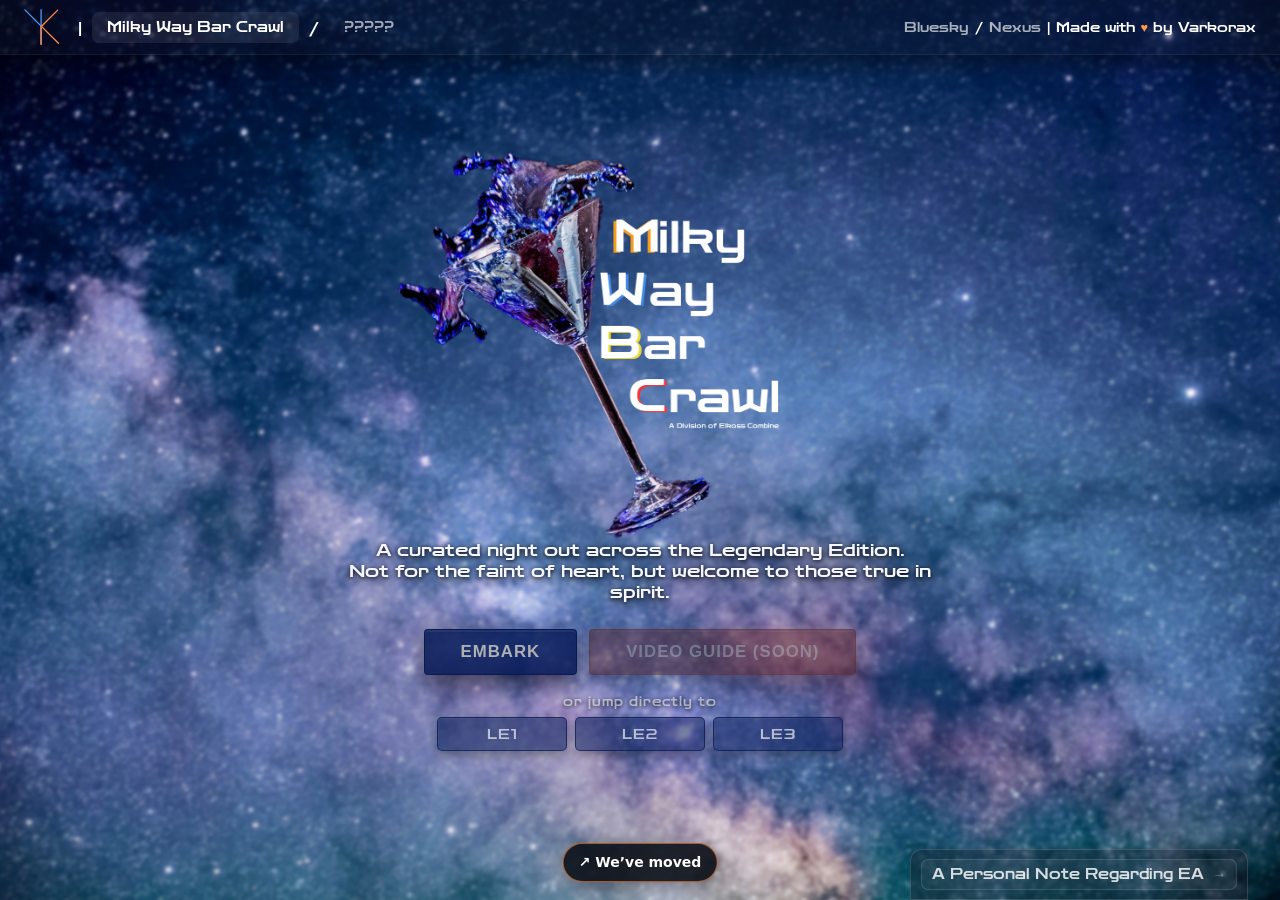
<file: index.html>
<!DOCTYPE html>
<html lang="en">
	<head>
		<meta charset="utf-8" />
		<meta name="viewport" content="width=device-width,initial-scale=1" />
		
		<title>Milky Way Bar Crawl</title>
		<link rel="shortcut icon" type="image/x-icon" href="./custom/favicon.svg" />
		
		<link rel="stylesheet" href="./custom/css/title.css" />
		<link rel="stylesheet" href="./custom/css/migration.css" />
</head>
	
	<body>
		<div class="title-screen" id="titleBackground"></div>
		
		<!-- <video class="ambient-background" autoplay muted loop playsinline preload="auto" aria-hidden="true">
			<source src="./custom/video/mwbc-loop-2.webm" type="video/webm">
		</video>
		
		<div class="background-overlay"></div> -->
		
		<header class="site-header">
			<a class="site-logo" href="https://guidelume.github.io" aria-label="Milky Way Bar Crawl home" target="_blank">
				<img src="./custom/favicon.svg" alt="Milky Way Bar Crawl">
			</a>
			
			<nav class="guide-switcher" aria-label="Guides">
				<span class="header-divider" aria-hidden="true">|</span>
				<a class="active" href="index.html">Milky Way Bar Crawl</a>
				<span class="header-divider" aria-hidden="true">/</span>
				<a href="#">?????</a>
			</nav>
			
			<div class="site-credit">
				<a href="https://bsky.app/profile/varkorax.bsky.social"
					target="_blank"
					rel="noopener">
					Bluesky
				</a>
				
				<span class="header-divider" aria-hidden="true">/</span>
				
				<a href="https://next.nexusmods.com/profile/Varkorax"
					target="_blank"
					rel="noopener">
					Nexus
				</a>
				
				<span class="header-divider" aria-hidden="true">|</span>
				
				<span style="color: white">Made with <span class="header-heart">♥</span> by Varkorax</span>
			</div>
		</header>

		<div class="center-stage" role="main" aria-labelledby="main-title">
			<img
				src="./custom/img/logo-full.png"
				class="title-logo"
				alt="Milky Way Bar Crawl"
				style="height: 391px; width: 524px"
			>
			
			<h2 id="main-title">
				A curated night out across the Legendary Edition.<br>
				Not for the faint of heart, but welcome to those true in spirit.
			</h2>
			
			<div class="main-buttons">
			<button
				class="enter-button"
				onclick="enterGuide()"
				aria-label="Enter the Milky Way Bar Crawl"
			>
				Embark
			</button>
			
			<button
				class="video-button"
				href="#"
				target="_blank"
				rel="noopener"
				disabled
				aria-label="Video coming soon"
			>
				Video Guide (Soon)
			</button>
		</div>
			
			<div class="jump-section">
				<span class="jump-label">or jump directly to</span>

				<div class="jump-buttons">
					<a href="./me1.html" class="jump-button">
						<span class="jump-number">LE1</span>
					</a>

					<a href="./me2.html" class="jump-button">
						<span class="jump-number">LE2</span>
					</a>

					<a href="./me3.html" class="jump-button">
						<span class="jump-number">LE3</span>
					</a>
				</div>
			</div>
			
		</div>
		
		<div class="footer-wrapper" aria-hidden="false">
			<div class="footer-box" role="contentinfo">
				<button class="ea-note-trigger" type="button" aria-haspopup="dialog">
					A Personal Note Regarding EA
				</button>
			</div>
		</div>
		
		<div class="ea-modal" id="ea-note-modal" role="dialog" aria-modal="true" aria-labelledby="ea-note-title" hidden>
			<div class="ea-modal-backdrop"></div>
			
			<div class="ea-modal-content">
				<button class="ea-modal-close" type="button" aria-label="Close">
					×
				</button>
				
				<h2 id="ea-note-title" class="sr-only">A Personal Note Regarding EA</h2>
				
				<iframe
					src="ea-note.html"
					title="A Personal Note Regarding EA"
					loading="lazy">
				</iframe>
			</div>
		</div>
		
		<script>
		const eaModal = document.getElementById('ea-note-modal');
		const eaTrigger = document.querySelector('.ea-note-trigger');
		const eaClose = document.querySelector('.ea-modal-close');
		const eaBackdrop = document.querySelector('.ea-modal-backdrop');

		function openEaNote() {
			eaModal.hidden = false;
			document.body.style.overflow = 'hidden';
			eaClose.focus();
		}

		function closeEaNote() {
			eaModal.hidden = true;
			document.body.style.overflow = '';
			eaTrigger.focus();
		}

		eaTrigger.addEventListener('click', openEaNote);
		eaClose.addEventListener('click', closeEaNote);
		eaBackdrop.addEventListener('click', closeEaNote);

		document.addEventListener('keydown', (event) => {
			if (event.key === 'Escape' && !eaModal.hidden) {
				closeEaNote();
			}
		});
		</script>
		
		<script src="./custom/js/title.js"></script>
		<script src="./custom/js/migration.js"></script>
</body>
</html>
</file>
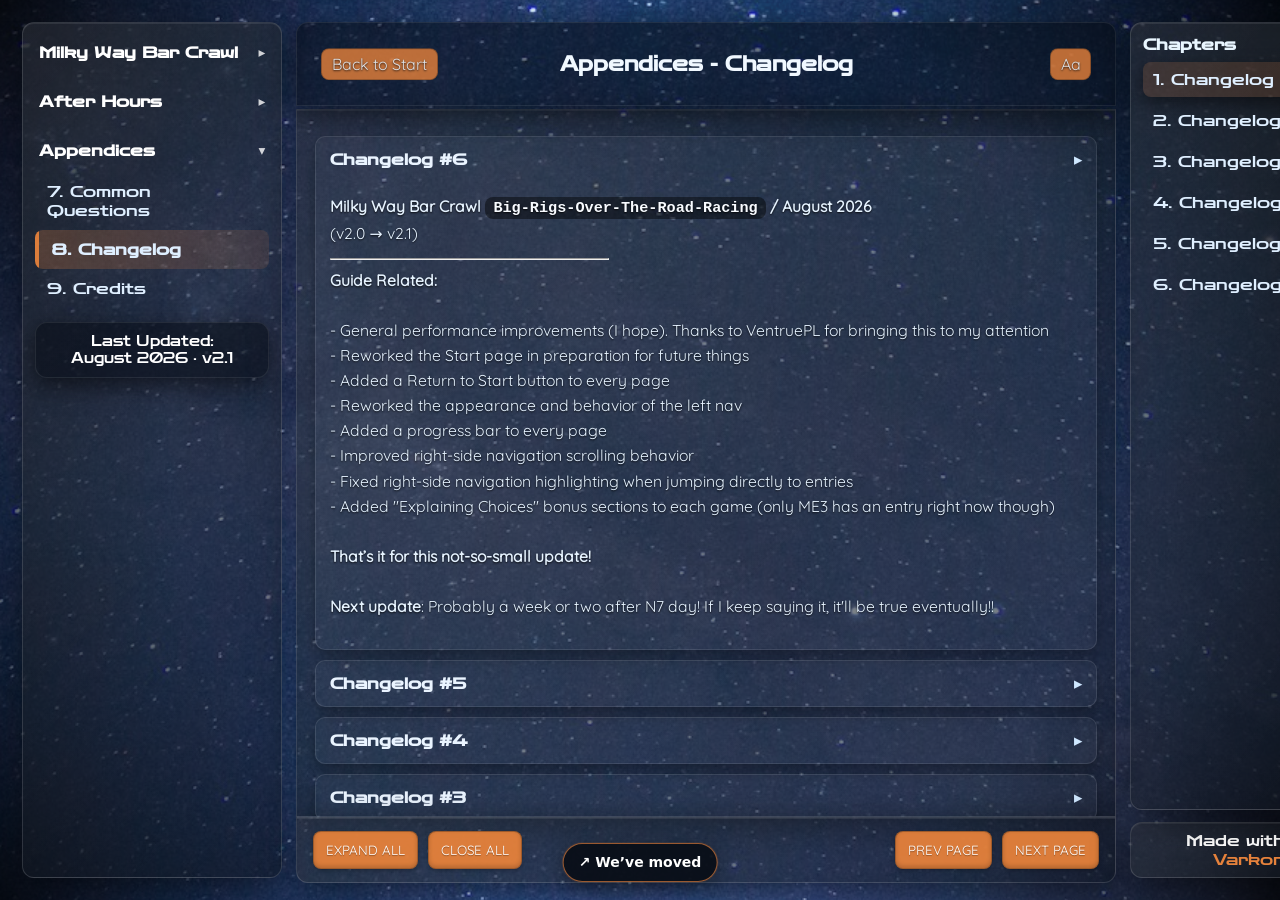
<file: changelog.html>
<!DOCTYPE html>
<html lang="en">
<head>
	<meta charset="utf-8" />
	<meta name="viewport" content="width=device-width,initial-scale=1" />
	
	<title>MWBC | Changelog</title>
	<link rel="shortcut icon" href="./custom/favicon.svg" />
	
	<link rel="stylesheet" href="./custom/css/guide.css" />
	<link rel="stylesheet" href="./custom/css/migration.css" />
</head>
<body>

	<!-- Background (single reliable layer) -->
	<div class="bg-viewport" aria-hidden="true">
		<div id="titleBackground" class="title-bg" style="background-image:url('./custom/img/background/bg-galaxy-14.jpg');"></div>
	</div>
	<div class="bg-vignette" aria-hidden="true"></div>

	<div class="layout" id="layoutRoot">

		<!-- LEFT -->
		<aside class="left-panel" id="leftPanel" role="navigation" aria-label="Chapters">

			<div class="nav-section open" data-section="main">
				<button class="nav-section-header" type="button" aria-expanded="true">
					<span>Milky Way Bar Crawl</span>
					<span class="nav-section-caret">▾</span>
				</button>
				
				<ul class="chap-list">
					<li class="chap-item" data-href="intro.html">
						<a class="chap-link" href="intro.html">1. Introduction</a>
					</li>

					<li class="chap-item" data-href="setup.html">
						<a class="chap-link" href="setup.html">2. Setup</a>
					</li>

					<li class="chap-item" data-href="me1.html">
						<a class="chap-link" href="me1.html">3.1. LE1</a>
					</li>

					<li class="chap-item" data-href="me2.html">
						<a class="chap-link" href="me2.html">3.2. LE2</a>
					</li>

					<li class="chap-item" data-href="me3.html">
						<a class="chap-link" href="me3.html">3.3. LE3</a>
					</li>

					<li class="chap-item" data-href="finish.html">
						<a class="chap-link" href="finish.html">4. Finish</a>
					</li>
				</ul>
			</div>
			
			<div class="nav-section" data-section="after-hours">
				<button class="nav-section-header" type="button" aria-expanded="false">
					<span>After Hours</span>
					<span class="nav-section-caret">▸</span>
				</button>

				<ul class="chap-list">
					<li class="chap-item" data-href="extras.html">
						<a class="chap-link" href="extras.html">5. Extras</a>
					</li>

					<li class="chap-item" data-href="textures.html">
						<a class="chap-link" href="textures.html">6. Textures</a>
					</li>
				</ul>
			</div>
			
			<div class="nav-section" data-section="appendices">
				<button class="nav-section-header" type="button" aria-expanded="false">
					<span>Appendices</span>
					<span class="nav-section-caret">▸</span>
				</button>

				<ul class="chap-list">
					<li class="chap-item" data-href="questions.html">
						<a class="chap-link" href="questions.html">7. Common Questions</a>
					</li>

					<li class="chap-item" data-href="changelog.html">
						<a class="chap-link" href="changelog.html">8. Changelog</a>
					</li>

					<li class="chap-item" data-href="credits.html">
						<a class="chap-link" href="credits.html">9. Credits</a>
					</li>
				</ul>
			</div>
			
			<div class="nav-updated" role="contentinfo">
				Last Updated:<br>
				August 2026 · v2.1
			</div>
			
		</aside>
		
		<!-- CENTER -->
		<main class="center-col" role="main">
			<div class="content-shell" id="contentShell">
				
				<div class="title-box">
					<div id="titleBackground" class="title-bg"></div>
					<button id="home" class="btn text-standard" aria-label="Return to Start"><a href="./index.html">Back to Start</a></button>
					<h1 id="projectTitle">Appendices - Changelog</h1>
					<button id="fontToggle" class="btn text-standard" aria-label="Toggle accessible fonts" title="Font Toggle">Aa</button>
				</div>
				
				<div class="content-progress" aria-hidden="true">
					<div class="content-progress-bar"></div>
				</div>
				
				<article class="content-box" id="contentBox" tabindex="0" aria-labelledby="stepTitle">
					
					<!--
					Comment on new version:
					- General performance improvements (I hope). Thanks to VentruePL for bringing this to my attention
					- Reworked the Start page in preparation for future things
					- Added a Return to Start button to every page
					- Reworked the appearance and behavior of the left nav
					- Added a progress bar to every page
					- Improved right-side navigation scrolling behavior
					- Fixed right-side navigation highlighting when jumping directly to entries
					- Added "Explaining Choices" bonus sections to each game (only ME3 has an entry right now though)
					
					-->
					
					<!-- Changelog 6 -->
					<section id="change6" class="panel" data-index="0">
						<header class="panel-header" role="button" aria-expanded="true">
							<h3>Changelog #6</h3>
							<div class="caret">▾</div>
						</header>
						
						<div class="panel-body">
							<p class="text-standard">
								<b>Milky Way Bar Crawl <code>Big-Rigs-Over-The-Road-Racing</code> / August 2026</b><br>
								(v2.0 → v2.1)
							</p>
							
							<hr style="color:#fff;width:37%;text-align:left;margin-left:0">
							
							<p class="text-standard">
								
								<b>Guide Related:</b><br><br>
								- General performance improvements (I hope). Thanks to VentruePL for bringing this to my attention<br>
								- Reworked the Start page in preparation for future things<br>
								- Added a Return to Start button to every page<br>
								- Reworked the appearance and behavior of the left nav<br>
								- Added a progress bar to every page<br>
								- Improved right-side navigation scrolling behavior<br>
								- Fixed right-side navigation highlighting when jumping directly to entries<br>
								- Added "Explaining Choices" bonus sections to each game (only ME3 has an entry right now though)<br><br>
								
								<b>That’s it for this not-so-small update!</b><br><br>
								
								<b>Next update</b>: Probably a week or two after N7 day! If I keep saying it, it'll be true eventually!!
							</p>
						</div>
					</section>
					
					<!-- Changelog 5 -->
					<section id="change5" class="panel" data-index="1">
						<header class="panel-header" role="button" aria-expanded="true">
							<h3>Changelog #5</h3>
							<div class="caret">▾</div>
						</header>
						
						<div class="panel-body">
							<p class="text-standard">
								<b>Milky Way Bar Crawl <code>Maintenance Update 1</code> / July 2026</b><br>
								(No Version Change)
							</p>
							
							<hr style="color:#fff;width:37%;text-align:left;margin-left:0">
							
							<p class="text-standard">
								
								<b>Guide Related:</b><br><br>
								- Reworded the Batch Mod instructions.<br><br>
								
								<b>Mod List Updates:</b><br><br>
								
								&nbsp;&nbsp;&nbsp;&nbsp;• Updated all Batch Mod files to fix being unable to download some mods through the Installer.<br><br>
								
								<b>That’s it for this maintenance update!</b><br><br>
								
								<b>Next (full) update</b>: Probably (still) a week or two after N7 day!
							</p>
						</div>
					</section>
					
					<!-- Changelog 4 -->
					<section id="change4" class="panel" data-index="2">
						<header class="panel-header" role="button" aria-expanded="true">
							<h3>Changelog #4</h3>
							<div class="caret">▾</div>
						</header>
						
						<div class="panel-body">
							<p class="text-standard">
								<b>Milky Way Bar Crawl <code>Obligatory-Beach-Episode</code> / July 2026</b><br>
								(v1.2 → v2.0)
							</p>
							
							<hr style="color:#fff;width:37%;text-align:left;margin-left:0">
							
							<p class="text-standard">
								<b>Behind The Scenes:</b><br><br>
								- Separated the guide into its own repository so it can now be reached under <a href="#"><b><u>milkywaybarcrawl.github.io</u></b></a><br><br>
								
								<b>Guide Related:</b><br><br>
								- Reworked <b>every page</b> to improve clarity, flow and to strengthen the "bar crawl" theming.<br>
								- Visually overhauled the way mods are presented and added the name of the author to each one.<br>
								- Changed FAQ into Common Questions and reworked the content.<br><br>
								
								<b>Mod List Updates (Summer Break Edition):</b><br><br>
								
								&nbsp;&nbsp;&nbsp;&nbsp;• Updated all mods to their latest version<br>
								&nbsp;&nbsp;&nbsp;&nbsp;• Updated all mod batch files<br><br>
								
								→ <b>LE1</b><br>
								&nbsp;&nbsp;&nbsp;&nbsp;+ Added LE1 Datapads Collection<br>
								&nbsp;&nbsp;&nbsp;&nbsp;- Removed Mira Please Be Quiet<br>
								&nbsp;&nbsp;&nbsp;&nbsp;- Removed Smoother GUI<br>
								<br>
								
								→ <b>LE2</b><br>
								&nbsp;&nbsp;&nbsp;&nbsp;+ Added No Headgear for Squadmates<br>
								&nbsp;&nbsp;&nbsp;&nbsp;+ Added Improved Normandy Crash Site Flashback Textures<br>
								&nbsp;&nbsp;&nbsp;&nbsp;+ Added Kaidan & Ashley LE3 Armors for Horizon<br>
								&nbsp;&nbsp;&nbsp;&nbsp;+ Added Subtle Ammo Icons<br>
								&nbsp;&nbsp;&nbsp;&nbsp;+ Added Extended Galaxy Map<br>
								&nbsp;&nbsp;&nbsp;&nbsp;+ Added Interactive Intai'sei Apartment<br>
								&nbsp;&nbsp;&nbsp;&nbsp;- Removed Suicide Mission Overhaul Mod<br>
								&nbsp;&nbsp;&nbsp;&nbsp;- Removed Smoother GUI<br>
								<br>
								
								→ <b>LE3</b><br>
								&nbsp;&nbsp;&nbsp;&nbsp;+ Added Leviathan Retrofits<br>
								&nbsp;&nbsp;&nbsp;&nbsp;+ Added Subtle Ammo Icons<br>
								&nbsp;&nbsp;&nbsp;&nbsp;- Removed Orikon's Integrated Collector Faction<br>
								&nbsp;&nbsp;&nbsp;&nbsp;- Removed Holster Mod<br>
								&nbsp;&nbsp;&nbsp;&nbsp;- Removed Smoother GUI<br>
								<br>
								
								→ <b>Extras</b><br>
								&nbsp;&nbsp;&nbsp;&nbsp;+ Added Children of Rannoch (LE1, LE2)<br>
								&nbsp;&nbsp;&nbsp;&nbsp;+ Added Smoother GUI (LE1, LE2, LE3)<br>
								&nbsp;&nbsp;&nbsp;&nbsp;+ Added Same-Gender Romances (LE1, LE2)<br>
								&nbsp;&nbsp;&nbsp;&nbsp;+ Added Glorious Elevators (LE3)<br>
								<br>
								
								<b>That’s it for the big summer update!</b><br><br>
								
								On a more personal note, stepping away from the guide for a few months did me a world of good.<br>
								I think with this complete rework I am a lot closer to the tone I aimed for originally.<br><br>
								
								<b>Next update</b>: Probably a week or two after N7 day!
							</p>
						</div>
					</section>
					
					<!-- Changelog 3 -->
					<section id="change3" class="panel" data-index="3">
						<header class="panel-header" role="button" aria-expanded="true">
							<h3>Changelog #3</h3>
							<div class="caret">▾</div>
						</header>
						
						<div class="panel-body">
							<p class="text-standard">
								<b>Milky Way Bar Crawl <code>ver. Post-N7-1</code> / November 10th 2025</b><br>
								(v1.1 → v1.2)
							</p>
							
							<hr style="color:#fff;width:37%;text-align:left;margin-left:0">
							
							<p class="text-standard">
								- General cleanup under the hood. The site should now run a tiny bit better.<br>
								- Rephrased and polished text across multiple sections:<br>
								&nbsp;&nbsp;&nbsp;&nbsp;• Introduction (also added a spoiler warning)<br>
								&nbsp;&nbsp;&nbsp;&nbsp;• Setup<br>
								&nbsp;&nbsp;&nbsp;&nbsp;• Individual game pages<br>
								&nbsp;&nbsp;&nbsp;&nbsp;• Textures (also added an image to break up long text block)<br>
								- Expanded the Finish page with more substance<br>
								- Added new mods to the Extras page<br>
								<br>
								<b>Mod List Updates (N7 Day additions & adjustments):</b><br><br>

								→ <b>LE1</b><br>
								&nbsp;&nbsp;&nbsp;&nbsp;• Updated to use the new Community Patch Framework<br>
								&nbsp;&nbsp;&nbsp;&nbsp;• Added Morlan’s Iconic Armor Store<br>
								&nbsp;&nbsp;&nbsp;&nbsp;• Added Unique Udina Face Restored<br>
								&nbsp;&nbsp;&nbsp;&nbsp;• Added Anderson Consistency Mod<br>
								&nbsp;&nbsp;&nbsp;&nbsp;• Added Prothean Consistency Mod<br>
								&nbsp;&nbsp;&nbsp;&nbsp;• Added Spectre Expansion Mod<br>
								&nbsp;&nbsp;&nbsp;&nbsp;• Removed Eclectic Emails<br>
								&nbsp;&nbsp;&nbsp;&nbsp;• Removed Alternate Feros Claw Cutscene<br>
								<br>

								→ <b>LE2</b><br>
								&nbsp;&nbsp;&nbsp;&nbsp;• Added Liara’s Alternate LE3 Armor (LotSB)<br>
								&nbsp;&nbsp;&nbsp;&nbsp;• Added Unique Udina Face Restored<br>
								<br>

								→ <b>LE3</b><br>
								&nbsp;&nbsp;&nbsp;&nbsp;• Added Unique Udina Face Restored<br>
								&nbsp;&nbsp;&nbsp;&nbsp;• Added Orikon’s Integrated Collector Faction<br>
								&nbsp;&nbsp;&nbsp;&nbsp;• Added Holster Mod<br>
								&nbsp;&nbsp;&nbsp;&nbsp;• Added Diana Allers Overhaul<br>
								&nbsp;&nbsp;&nbsp;&nbsp;• Added Fate of Emily Wong<br>
								&nbsp;&nbsp;&nbsp;&nbsp;• Removed Leviathan Overhaul<br>
								&nbsp;&nbsp;&nbsp;&nbsp;• Removed Emily Lives<br>
								<br>

								- Created new versions of all Mod Batch files to include N7 Day updates<br>
								(Minus for LE1 since a few mods take longer to update so I've created a slightly slimmer version for now)<br><br>

								That’s it for N7 Day!<br>
								The next update is planned around <b>Christmas</b>.
							</p>
						</div>
					</section>
					
					<!-- Changelog 2 (I am sure that will never trip me up lol) -->
					<section id="change2" class="panel" data-index="4">
						<header class="panel-header" role="button" aria-expanded="true">
							<h3>Changelog #2</h3>
							<div class="caret">▾</div>
						</header>
						
						<div class="panel-body">
							<p class="text-standard">
								<b>Milky Way Bar Crawl <code>ver. Pre-Release-2</code> / November 1st 2025</b><br>
								(v1.0 → v1.1)
							</p>
							<hr style="color:#fff;width:40%;text-align:left;margin-left:0">
							<p class="text-standard">
								- Added FAQ page<br>
								- Slight rework of the Credits page<br>
								- Slightly rephrased some text on the Introduction page<br>
								- Reworked the Textures page<br>
								- Mod list changes:<br>
								&nbsp;&nbsp;&nbsp;&nbsp;• Added Kasumi Eye Tweaks to LE2 and LE3<br>
								- Rephrased some of the notes for individual mods<br>
								- Replaced the landing page background and added the new guide logo<br>
								<br>
								<b>True Horror</b>: Pushed a few hours early because I got impatient. <b>Happy Halloween.</b>
							</p>
						</div>
					</section>
					
					<!-- Changelog 1 -->
					<section id="change" class="panel" data-index="5">
						<header class="panel-header" role="button" aria-expanded="false">
							<h3>Changelog #1</h3>
							<div class="caret">▾</div>
						</header>
						
						<div class="panel-body">
							<p class="text-standard">
								<b>Milky Way Bar Crawl <code>ver. Pre-Release-1</code> / October 22nd 2025</b><br>
								(Initial release)
							</p>
							<hr style="color:#fff;width:40%;text-align:left;margin-left:0">
							<p class="text-standard">
								- All those changelogs, yup yup.<br>
								- First version uploaded.<br>
								- Doubtless I’ll be changing a thousand things with time.
							</p>
						</div>
					</section>
					
				</article>
				
				<!-- Pager -->
				<div class="pager-box pager" role="navigation" aria-label="Panel navigation">
					<div class="pager-left">
						<button class="btn text-standard" id="expandAllBtn" aria-label="Expand all panels">Expand All</button>
						<button class="btn text-standard" id="closeAllBtn" aria-label="Close all panels">Close All</button>
					</div>

					<div class="pager-right">
						<button class="btn text-standard" id="prevPageBtn" aria-label="Previous page">Prev Page</button>
						<button class="btn text-standard" id="nextPageBtn" aria-label="Next page">Next Page</button>
					</div>
				</div>

				<div class="bottom-strip" aria-hidden="true"></div>
			</div>
		</main>

		<!-- RIGHT -->
		<aside class="right-panel">
			<div class="contents-panel" role="navigation" aria-label="Contents">
				<h4>Chapters</h4>
				<nav>
					<ul id="contentsList" class="contents-list"></ul>
				</nav>
			</div>

			<div class="made-by" role="contentinfo">
				Made with <span class="heart">♥</span> by <span class="name"><a href="https://guidelume.github.io" target="_blank">Varkorax</a></span>
			</div>
		</aside>

	</div>

	<script src="./custom/js/guide.js" defer></script>
	<script>
		document.addEventListener('DOMContentLoaded', () => {
			const toggle = document.getElementById('fontToggle');
			const key = 'accessibleFonts';
			const enabled = localStorage.getItem(key) === 'true';

			if (enabled) document.body.classList.add('accessible-fonts');

			toggle.addEventListener('click', () => {
				document.body.classList.toggle('accessible-fonts');
				localStorage.setItem(key, document.body.classList.contains('accessible-fonts'));
			});
		});
	</script>

	<script src="./custom/js/migration.js"></script>
</body>
</html>
</file>
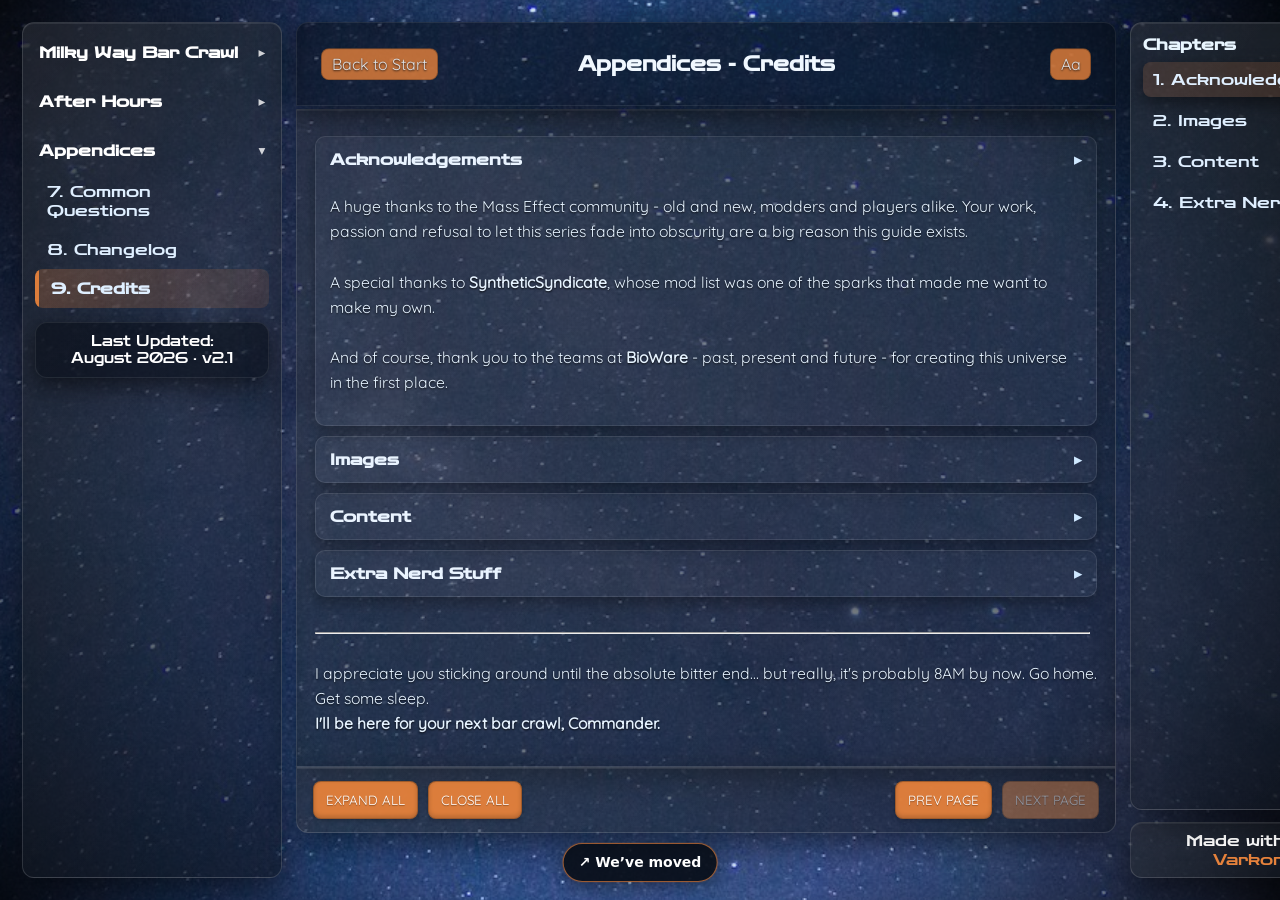
<file: credits.html>
<!DOCTYPE html>
<html lang="en">
<head>
    <meta charset="utf-8" />
    <meta name="viewport" content="width=device-width,initial-scale=1" />
    
    <title>MWBC | Credits</title>
    <link rel="shortcut icon" href="./custom/favicon.svg" />
    
    <link rel="stylesheet" href="./custom/css/guide.css" />
	<link rel="stylesheet" href="./custom/css/migration.css" />
</head>
<body>

    <!-- Background (single reliable layer) -->
    <div class="bg-viewport" aria-hidden="true">
        <div id="titleBackground" class="title-bg" style="background-image:url('./custom/img/background/bg-galaxy-14.jpg');"></div>
    </div>
    <div class="bg-vignette" aria-hidden="true"></div>

    <div class="layout" id="layoutRoot">

        <!-- LEFT -->
		<aside class="left-panel" id="leftPanel" role="navigation" aria-label="Chapters">

			<div class="nav-section open" data-section="main">
				<button class="nav-section-header" type="button" aria-expanded="true">
					<span>Milky Way Bar Crawl</span>
					<span class="nav-section-caret">▾</span>
				</button>
				
				<ul class="chap-list">
					<li class="chap-item" data-href="intro.html">
						<a class="chap-link" href="intro.html">1. Introduction</a>
					</li>

					<li class="chap-item" data-href="setup.html">
						<a class="chap-link" href="setup.html">2. Setup</a>
					</li>

					<li class="chap-item" data-href="me1.html">
						<a class="chap-link" href="me1.html">3.1. LE1</a>
					</li>

					<li class="chap-item" data-href="me2.html">
						<a class="chap-link" href="me2.html">3.2. LE2</a>
					</li>

					<li class="chap-item" data-href="me3.html">
						<a class="chap-link" href="me3.html">3.3. LE3</a>
					</li>

					<li class="chap-item" data-href="finish.html">
						<a class="chap-link" href="finish.html">4. Finish</a>
					</li>
				</ul>
			</div>
			
			<div class="nav-section" data-section="after-hours">
				<button class="nav-section-header" type="button" aria-expanded="false">
					<span>After Hours</span>
					<span class="nav-section-caret">▸</span>
				</button>

				<ul class="chap-list">
					<li class="chap-item" data-href="extras.html">
						<a class="chap-link" href="extras.html">5. Extras</a>
					</li>

					<li class="chap-item" data-href="textures.html">
						<a class="chap-link" href="textures.html">6. Textures</a>
					</li>
				</ul>
			</div>
			
			<div class="nav-section" data-section="appendices">
				<button class="nav-section-header" type="button" aria-expanded="false">
					<span>Appendices</span>
					<span class="nav-section-caret">▸</span>
				</button>

				<ul class="chap-list">
					<li class="chap-item" data-href="questions.html">
						<a class="chap-link" href="questions.html">7. Common Questions</a>
					</li>

					<li class="chap-item" data-href="changelog.html">
						<a class="chap-link" href="changelog.html">8. Changelog</a>
					</li>

					<li class="chap-item" data-href="credits.html">
						<a class="chap-link" href="credits.html">9. Credits</a>
					</li>
				</ul>
			</div>
			
			<div class="nav-updated" role="contentinfo">
				Last Updated:<br>
				August 2026 · v2.1
			</div>
			
		</aside>

        <!-- CENTER -->
        <main class="center-col" role="main">
            <div class="content-shell" id="contentShell">

                <div class="title-box">
                    <div id="titleBackground" class="title-bg"></div>
					<button id="home" class="btn text-standard" aria-label="Return to Start"><a href="./index.html">Back to Start</a></button>
                    <h1 id="projectTitle">Appendices - Credits</h1>
                    <button id="fontToggle" class="btn text-standard" aria-label="Toggle accessible fonts" title="Font Toggle">Aa</button>
                </div>
				
				<div class="content-progress" aria-hidden="true">
						<div class="content-progress-bar"></div>
				</div>
				
                <article class="content-box" id="contentBox" tabindex="0" aria-labelledby="stepTitle">
                    
                    <!-- Panel 0 -->
                    <section id="preamble" class="panel" data-index="0">
                        <header class="panel-header" role="button" aria-expanded="true">
                            <h3>Acknowledgements</h3>
                            <div class="caret">▾</div>
                        </header>

                        <div class="panel-body">
                            <p class="text-standard">
								A huge thanks to the Mass Effect community - old and new, modders and players alike. Your work, passion and refusal to let this series fade into obscurity are a big reason this guide exists.<br><br>
								A special thanks to <b>SyntheticSyndicate</b>, whose mod list was one of the sparks that made me want to make my own.<br><br>
								And of course, thank you to the teams at <b>BioWare</b> - past, present and future - for creating this universe in the first place.
							</p>
                        </div>
                    </section>
                    
                    <!-- Panel 1 -->
                    <section id="images" class="panel" data-index="1">
                        <header class="panel-header" role="button" aria-expanded="true">
                            <h3>Images</h3>
                            <div class="caret">▾</div>
                        </header>
                        
                        <div class="panel-body">
                            <p class="text-standard">
								All screenshots and in-game images were captured by me, unless otherwise noted.<br><br>

								<b>External images used:</b>
								<ul class="text-standard">
									<li>Galaxy Image #1 - <u><a href="https://unsplash.com/photos/milky-way-adkrsIr_0iw" target="_blank">Dan Russo (Unsplash)</a></u></li>
									<li>Galaxy Image #2 - <u><a href="https://unsplash.com/photos/milkway-photorgaphy-BIdxEi7cWLM" target="_blank">Andy Holmes (Unsplash)</a></u></li>
									<li>Galaxy Image #3 - <u><a href="https://unsplash.com/photos/blue-and-purple-galaxy-digital-wallpaper-E0AHdsENmDg" target="_blank">Jeremy Thomas (Unsplash)</a></u></li>
									<li>Galaxy Image #4 - <u><a href="https://unsplash.com/photos/milky-way-galaxy-at-night-cnlAybuakYs" target="_blank">Photoholgic (Unsplash)</a></u></li>
									<li>Martini Glass Splash - <u><a href="https://unsplash.com/photos/red-wine-in-clear-martini-glass-Fp0nJJlbSWA" target="_blank">Hush Naidoo Jade Photography (Unsplash)</a></u></li>
								</ul>
								
								<p class="text-standard">These images are free for me to use in my project under the <u><a href="https://unsplash.com/license" target="_blank">Unsplash License</a></u></p>
							</p>
                        </div>
                    </section>
                    
                    <!-- Panel 2 -->
                    <section id="content" class="panel" data-index="2">
                        <header class="panel-header" role="button" aria-expanded="true">
                            <h3>Content</h3>
                            <div class="caret">▾</div>
                        </header>
                        
                        <div class="panel-body">
                            <p class="text-standard">
                                The text and original materials on this site are licensed under <a href="https://creativecommons.org/licenses/by/4.0/" target="_blank">CC-BY-4.0.</a><br>
								Mass Effect, BioWare, Electronic Arts, Nexus Mods, and all related trademarks are the property of their respective owners.<br>
								Individual mods remain the property of their respective authors.<br><br>
								
								<b>Tools used</b>:<br><br>
								- A local Python Server for testing<br>
								- Notepad++<br>
								- Affinity Photo 2<br><br>
								
								This site is hosted via Github Pages.<br><br>
								
                                This site uses <b><u><a href="https://github.com/biati-digital/glightbox" target="_blank" rel="noopener noreferrer">GLightbox</a></u></b> 
                                by Biati-Digital, which is free to use under the 
                                <b><u><a href="https://opensource.org/license/MIT" target="_blank" rel="noopener noreferrer">MIT License</a></u></b>.<br><br>

                                <b>Fonts used:</b><br><br>
                                – <b><u><a href="https://fonts.google.com/specimen/Quicksand" target="_blank" rel="noopener noreferrer">Quicksand</a></u></b> by Andrew Paglinawan<br>
                                – <b><u><a href="https://fonts.google.com/specimen/Zen+Dots" target="_blank" rel="noopener noreferrer">Zen Dots</a></u></b> by Yoshimichi Ohira<br>
                                – <b><u><a href="https://fonts.google.com/specimen/VT323" target="_blank" rel="noopener noreferrer">VT323</a></u></b> by Peter Hull<br><br>
                            
                                – <b><u><a href="https://www.lexend.com" target="_blank" rel="noopener noreferrer">Lexend</a></u></b> by Bonnie Shaver-Troup, Thomas Jockin, Santiago Orozco, Héctor Gómez and Superunion<br>
                                – <b><u><a href="https://fonts.google.com/specimen/Libre+Baskerville" target="_blank" rel="noopener noreferrer">Libre Baskerville</a></u></b> by Impallari Type<br><br>
                            
                                All fonts are licensed under the 
                                <b><u><a href="https://openfontlicense.org/open-font-license-official-text/" target="_blank" rel="noopener noreferrer">SIL Open Font License</a></u></b>.
                            </p>
                        </div>
                    </section>
                    
					<!-- Panel 3 -->
                    <section id="content" class="panel" data-index="3">
                        <header class="panel-header" role="button" aria-expanded="true">
                            <h3>Extra Nerd Stuff</h3>
                            <div class="caret">▾</div>
                        </header>
                        
                        <div class="panel-body">
                            <ul class="text-standard">
								<li> My icon is a fusion of two Nordic runes: <b>Algiz</b> (protection) and <b>Kaunaz</b> (creativity and fire).</li><br>
								
								<li> My username borrows from <i>Vargr</i>, Old Norse for “wolf”. I will let you take a wild guess why.</li><br>
								
								<li> Fun fact: none of the text on this site is pure white. It’s actually a very light gray with a subtle outline, for readability and accessibility. I hope these little accessibility touches help someone - even if I’m mostly fumbling around without feedback.</li><br>
								
								<li> Why the bar crawl theme? Because it made me laugh. I don’t even drink alcohol.</li>
							</ul>
                        </div>
                    </section>
					
					<br>
					<hr style="color:#fff;width:99%;margin-left:0">
					<br>
					
					<p class="text-standard">
                        I appreciate you sticking around until the absolute bitter end... but really, it's probably 8AM by now. Go home. Get some sleep.<br>
						<b>I'll be here for your next bar crawl, Commander.</b>
					</p>
					
                </article>
                
                <!-- Pager -->
                <div class="pager-box pager" role="navigation" aria-label="Panel navigation">
                    <div class="pager-left">
                        <button class="btn text-standard" id="expandAllBtn" aria-label="Expand all panels">Expand All</button>
                        <button class="btn text-standard" id="closeAllBtn" aria-label="Close all panels">Close All</button>
                    </div>

                    <div class="pager-right">
                        <button class="btn text-standard" id="prevPageBtn" aria-label="Previous page">Prev Page</button>
                        <button class="btn text-standard" id="nextPageBtn" aria-label="Next page">Next Page</button>
                    </div>
                </div>

                <div class="bottom-strip" aria-hidden="true"></div>
            </div>
        </main>

        <!-- RIGHT -->
        <aside class="right-panel">
            <div class="contents-panel" role="navigation" aria-label="Contents">
                <h4>Chapters</h4>
                <nav>
                    <ul id="contentsList" class="contents-list"></ul>
                </nav>
            </div>

            <div class="made-by" role="contentinfo">
                Made with <span class="heart">♥</span> by <span class="name"><a href="https://guidelume.github.io" target="_blank">Varkorax</a></span>
            </div>
        </aside>

    </div>

    <script src="./custom/js/guide.js" defer></script>
    <script>
        document.addEventListener('DOMContentLoaded', () => {
            const toggle = document.getElementById('fontToggle');
            const key = 'accessibleFonts';
            const enabled = localStorage.getItem(key) === 'true';

            if (enabled) document.body.classList.add('accessible-fonts');

            toggle.addEventListener('click', () => {
                document.body.classList.toggle('accessible-fonts');
                localStorage.setItem(key, document.body.classList.contains('accessible-fonts'));
            });
        });
    </script>

	<script src="./custom/js/migration.js"></script>
</body>
</html>
</file>
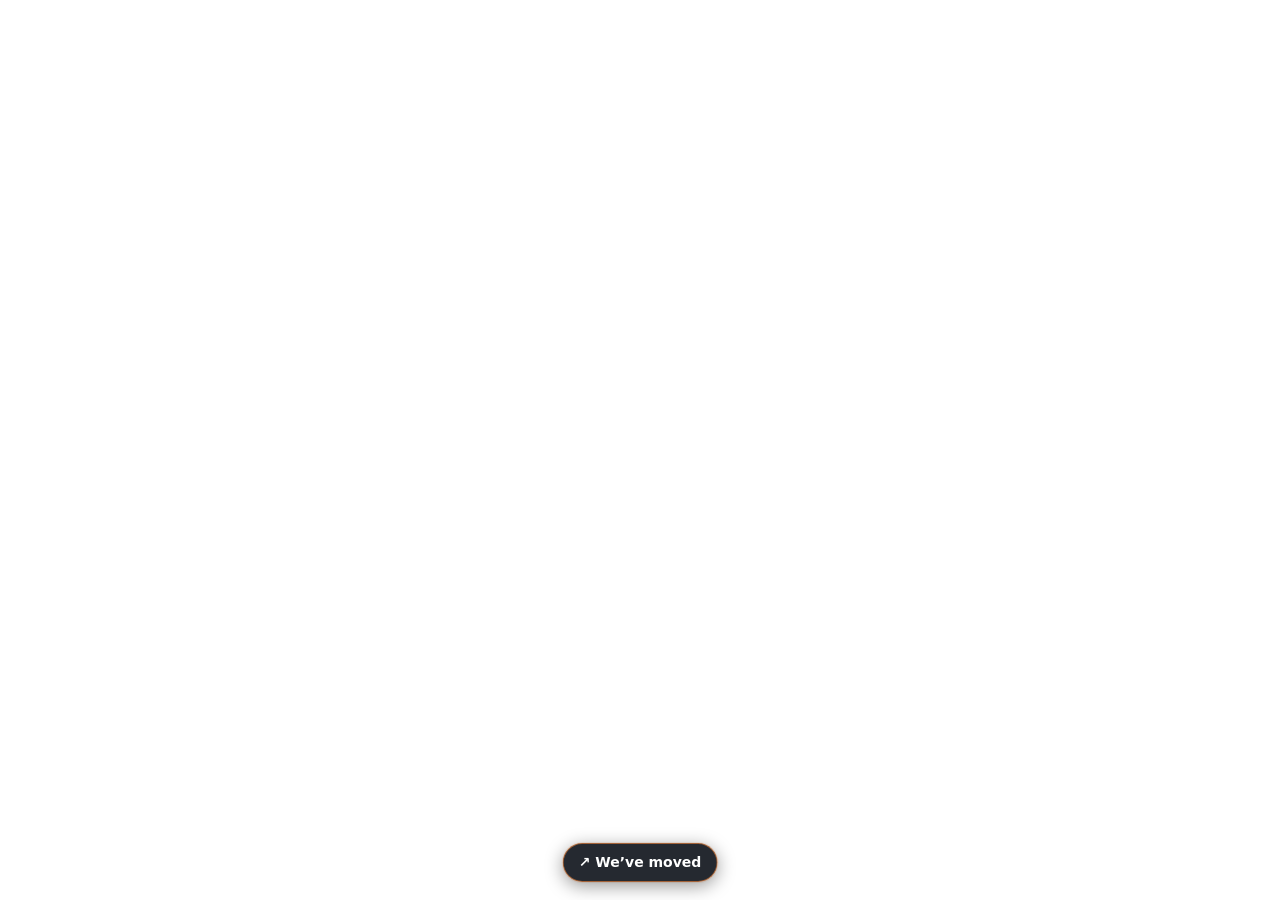
<file: ea-note.html>
<!DOCTYPE html>
<html lang="en">
	<head>
		<meta charset="utf-8" />
		<meta name="viewport" content="width=device-width,initial-scale=1" />
		
		<title>Milky Way Bar Crawl</title>
		<link rel="shortcut icon" type="image/x-icon" href="./custom/favicon.svg" />
		
		<link rel="stylesheet" href="./custom/css/title.css" />
		<link rel="stylesheet" href="./custom/css/migration.css" />
</head>
	
	<body>
		<div class="ea-note">
			<img
				src="./custom/img/comment-box.svg"
				alt="A personal statement regarding EA's new ownership, concerns about Saudi Arabia's human rights record and treatment of LGBTQ people, and a reaffirmation of support for the LGBTQ community."
				class="ea-note-image">

			<details class="ea-note-text">
				<summary>Read the text version</summary>

				<div class="ea-note-text-content">
					<h2>A Personal Note Regarding EA</h2>

					<p>
						As of August 4, 2026, EA has become privately owned by a
						consortium led by Saudi Arabia’s Public Investment Fund,
						alongside Silver Lake and Affinity Partners.
					</p>

					<p>
						This leaves me deeply uncomfortable. These games have meant
						a great deal to me over the years, and building this guide has
						been a genuine passion project. I can value the games and the
						work of the people who created them without overlooking the actions
						and policies of the company that now owns them. But I cannot ignore
						the serious human rights concerns surrounding this new ownership,
						particularly the Saudi government's treatment of LGBTQ people.
					</p>

					<p>
						I will continue to maintain this guide and share it with the
						community. Doing so does not mean that I endorse EA, its new
						ownership, or the policies of the Saudi government.
					</p>

					<p>
						I want to make my position clear:
					</p>

					<p class="ea-note-final">
						<strong>
							I stand firmly with my LGBTQ brothers and sisters,
							now and always.
						</strong>
					</p>
					<p class="ea-note-final">
						<strong>
						</strong>
					</p>
				</div>
			</details>
		</div>
		
		<script src="./custom/js/migration.js"></script>
</body>
</html>
</file>
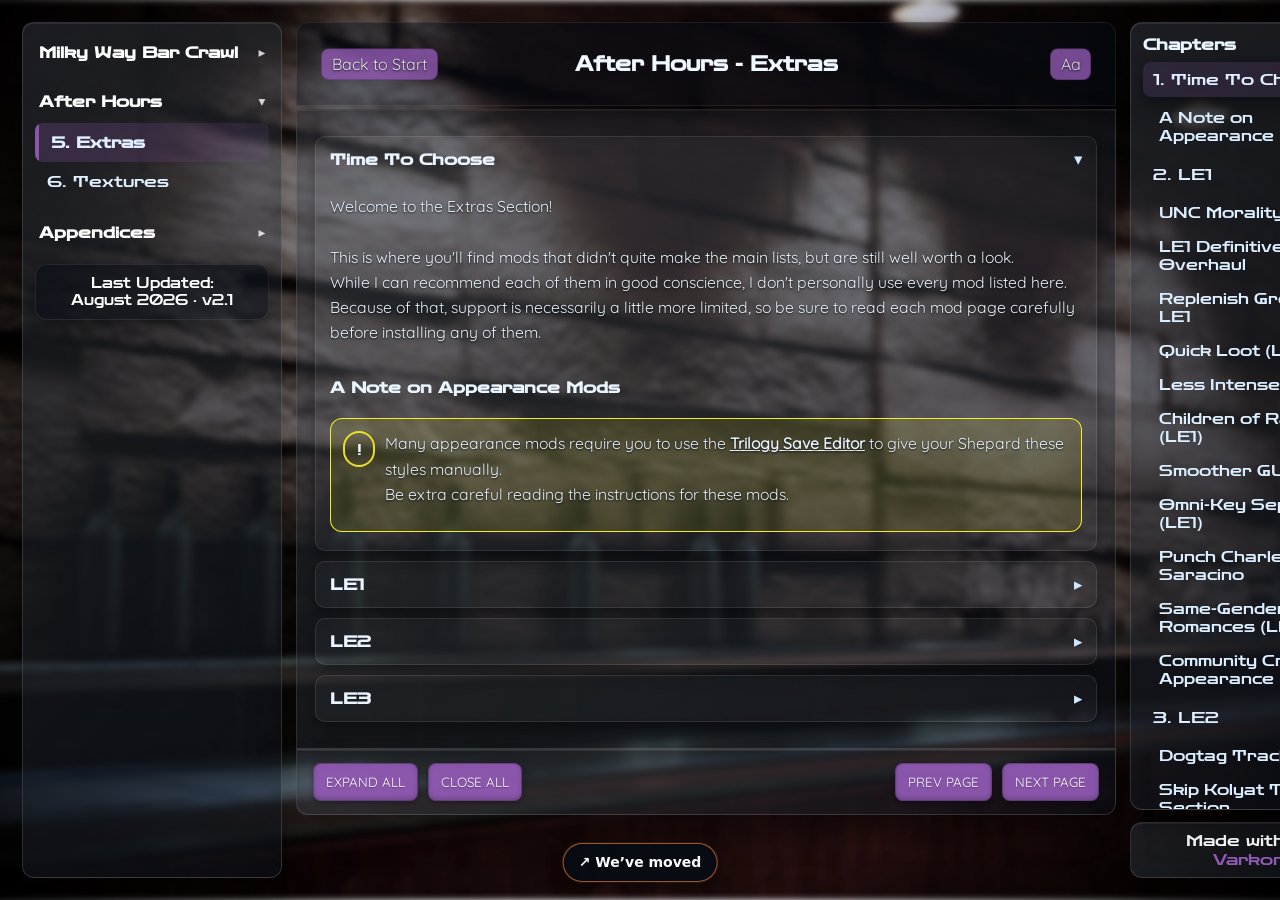
<file: extras.html>
<!DOCTYPE html>
<html lang="en">
<head>
    <meta charset="utf-8" />
    <meta name="viewport" content="width=device-width,initial-scale=1" />
    
    <title>MWBC | Extras</title>
    <link rel="shortcut icon" href="./custom/favicon.svg" />
    
    <link rel="stylesheet" href="./custom/css/guide.css" />
	<link rel="stylesheet" href="./custom/css/extras.css" />
	<link rel="stylesheet" href="./custom/css/migration.css" />
</head>
<body>

    <!-- Background (single reliable layer) -->
    <div class="bg-viewport" aria-hidden="true">
        <div id="bgLayer" class="bg-layer" style="background-image:url('./custom/img/background/bg-extra-2-c1.webp');"></div>
    </div>
    <div class="bg-vignette" aria-hidden="true"></div>

    <div class="layout" id="layoutRoot">

        <!-- LEFT -->
		<aside class="left-panel" id="leftPanel" role="navigation" aria-label="Chapters">

			<div class="nav-section open" data-section="main">
				<button class="nav-section-header" type="button" aria-expanded="true">
					<span>Milky Way Bar Crawl</span>
					<span class="nav-section-caret">▾</span>
				</button>
				
				<ul class="chap-list">
					<li class="chap-item" data-href="intro.html">
						<a class="chap-link" href="intro.html">1. Introduction</a>
					</li>

					<li class="chap-item" data-href="setup.html">
						<a class="chap-link" href="setup.html">2. Setup</a>
					</li>

					<li class="chap-item" data-href="me1.html">
						<a class="chap-link" href="me1.html">3.1. LE1</a>
					</li>

					<li class="chap-item" data-href="me2.html">
						<a class="chap-link" href="me2.html">3.2. LE2</a>
					</li>

					<li class="chap-item" data-href="me3.html">
						<a class="chap-link" href="me3.html">3.3. LE3</a>
					</li>

					<li class="chap-item" data-href="finish.html">
						<a class="chap-link" href="finish.html">4. Finish</a>
					</li>
				</ul>
			</div>
			
			<div class="nav-section" data-section="after-hours">
				<button class="nav-section-header" type="button" aria-expanded="false">
					<span>After Hours</span>
					<span class="nav-section-caret">▸</span>
				</button>

				<ul class="chap-list">
					<li class="chap-item" data-href="extras.html">
						<a class="chap-link" href="extras.html">5. Extras</a>
					</li>

					<li class="chap-item" data-href="textures.html">
						<a class="chap-link" href="textures.html">6. Textures</a>
					</li>
				</ul>
			</div>
			
			<div class="nav-section" data-section="appendices">
				<button class="nav-section-header" type="button" aria-expanded="false">
					<span>Appendices</span>
					<span class="nav-section-caret">▸</span>
				</button>

				<ul class="chap-list">
					<li class="chap-item" data-href="questions.html">
						<a class="chap-link" href="questions.html">7. Common Questions</a>
					</li>

					<li class="chap-item" data-href="changelog.html">
						<a class="chap-link" href="changelog.html">8. Changelog</a>
					</li>

					<li class="chap-item" data-href="credits.html">
						<a class="chap-link" href="credits.html">9. Credits</a>
					</li>
				</ul>
			</div>
			
			<div class="nav-updated" role="contentinfo">
				Last Updated:<br>
				August 2026 · v2.1
			</div>
			
		</aside>

        <!-- CENTER -->
        <main class="center-col" role="main">
            <div class="content-shell" id="contentShell">

                <div class="title-box">
                    <div id="titleBackground" class="title-bg"></div>
					<button id="home" class="btn text-standard" aria-label="Return to Start"><a href="./index.html">Back to Start</a></button>
                    <h1 id="projectTitle">After Hours - Extras</h1>
                    <button id="fontToggle" class="btn text-standard" aria-label="Toggle accessible fonts" title="Font Toggle">Aa</button>
                </div>
				
				<div class="content-progress" aria-hidden="true">
					<div class="content-progress-bar"></div>
				</div>
				
                <article class="content-box" id="contentBox" tabindex="0" aria-labelledby="stepTitle">
                    
                    <!-- Panel 0 -->
                    <section id="preamble" class="panel open" data-index="0">
                        <header class="panel-header" role="button" aria-expanded="true">
                            <h3>Time To Choose</h3>
                            <div class="caret">▾</div>
                        </header>

                        <div class="panel-body">
                            <p class="text-standard">
                                Welcome to the Extras Section!<br><br>
                                This is where you'll find mods that didn't quite make the main lists, but are still well worth a look.<br>
								While I can recommend each of them in good conscience, I don't personally use every mod listed here. Because of that, support is necessarily a little more limited, so be sure to read each mod page carefully before installing any of them.
                            </p>
                            
                            <!-- Subsection 0.1 -->
                            <div id="preamble-last" class="anchor" data-parent="preamble">
                                <h4>A Note on Appearance Mods</h4>
                                <div class="caution">
                                    <div class="icon">!</div>
                                    <p class="text-standard">
                                        Many appearance mods require you to use the <b><u><a href="https://github.com/KarlitosVII/trilogy-save-editor">Trilogy Save Editor</a></u></b> to give your Shepard these styles manually.<br>
                                        Be extra careful reading the instructions for these mods.
                                    </p>
                                </div>
                            </div>
                            
                        </div>
                    </section>
                    
					<!--
					Possible additions I forgot:
					- Scottina LE3 Mods
					- Holster Mod LE3
					- ?
					-->
					
                    <!-- Panel 1 -->
                    <section id="me1" class="panel" data-index="1">
                        <header class="panel-header" role="button" aria-expanded="true">
                            <h3>LE1</h3>
                            <div class="caret">▾</div>
                        </header>
                        
                        <div class="panel-body">
                            <p class="text-standard">
                                A light sprinkling of flavor for a glass that is threatening to shatter if you look at it funny.
                            </p>
                            
                            <hr style="color:#fff;width:99%;text-align:left;margin-left:0">
							<br>
							
							<div id="unc-morality" class="mod-card anchor" data-parent="me1">
								<div class="mod-header">
									<h4>
										<a href="https://www.nexusmods.com/masseffectlegendaryedition/mods/1394" target="_blank">
											UNC Morality
										</a>
									</h4>
									<div class="mod-author">
										By: <a href="https://www.nexusmods.com/profile/vegz" target="_blank">vegz</a>
									</div>
								</div>

								<div class="mod-description text-standard">
									Allows you to play both UNC missions that are normally gated behind a high paragon/renegade score.
								</div>
							</div>
							
							<br>
							
							<div id="da-o" class="mod-card anchor" data-parent="me1">
								<div class="mod-header">
									<h4>
										<a href="https://www.nexusmods.com/masseffectlegendaryedition/mods/1560" target="_blank">
											LE1 Definitive Audio Overhaul
										</a>
									</h4>
									<div class="mod-author">
										By: <a href="https://www.nexusmods.com/profile/Devinite" target="_blank">Devinite</a>
									</div>
								</div>

								<div class="mod-description text-standard">
									Overhauls a ton of sounds effects by using those of later games.
								</div>
							</div>
							
							<br>
							
							<div id="re-p" class="mod-card anchor" data-parent="me1">
								<div class="mod-header">
									<h4>
										<a href="https://www.nexusmods.com/masseffectlegendaryedition/mods/532" target="_blank">
											Replenish Grenades LE1
										</a>
									</h4>
									<div class="mod-author">
										By: <a href="https://www.nexusmods.com/profile/HenBagle" target="_blank">HenBagle</a>
									</div>
								</div>

								<div class="mod-description text-standard">
									Allows you to replenish your grenades from your locker on the Normandy.
								</div>
							</div>
							
							<br>
							
							<div id="qu-ick" class="mod-card anchor" data-parent="me1">
								<div class="mod-header">
									<h4>
										<a href="https://www.nexusmods.com/masseffectlegendaryedition/mods/1026" target="_blank">
											Quick Loot (LE1)
										</a>
									</h4>
									<div class="mod-author">
										By: <a href="https://www.nexusmods.com/profile/rondeeno" target="_blank">rondeeno</a>
									</div>
								</div>

								<div class="mod-description text-standard">
									Prevents the recovered items menu from appearing when looting, making the experience more seamless.
								</div>
							</div>
							
							<br>
							
							<div id="les-s" class="mod-card anchor" data-parent="me1">
								<div class="mod-header">
									<h4>
										<a href="https://www.nexusmods.com/masseffectlegendaryedition/mods/822" target="_blank">
											Less Intense Vigil
										</a>
									</h4>
									<div class="mod-author">
										By: <a href="https://www.nexusmods.com/profile/HenBagle" target="_blank">HenBagle</a>
									</div>
								</div>

								<div class="mod-description text-standard">
									Reduces the visual intensity of Vigil for those sensitive to flashing lights.
								</div>
							</div>
							
							<br>
							
							<div id="chi-ld" class="mod-card anchor" data-parent="me1">
								<div class="mod-header">
									<h4>
										<a href="https://www.nexusmods.com/masseffectlegendaryedition/mods/1812" target="_blank">
											Children of Rannoch (LE1)
										</a>
									</h4>
									<div class="mod-author">
										By: <a href="https://www.nexusmods.com/profile/mithran56" target="_blank">mithran56</a> and naNuke
									</div>
								</div>

								<div class="mod-description text-standard">
									A very extensive visual overhaul of the Quarians.<br>
									I like the vanilla look of the Quarians, but this is probably my favorite reinterpretation of them.<br>
									The only reason it's here is because, as of writing, there is no version for LE3 yet.
								</div>
							</div>
							
							<br>
							
							<div id="smt-gui1" class="mod-card anchor" data-parent="me1">
								<div class="mod-header">
									<h4>
										<a href="https://www.nexusmods.com/masseffectlegendaryedition/mods/2121" target="_blank">
											Smoother GUI (LE1)
										</a>
									</h4>
									<div class="mod-author">
										By: <a href="https://www.nexusmods.com/profile/Deepk" target="_blank">Deepk</a>
									</div>
								</div>

								<div class="mod-description text-standard">
									The menus and other GUI elements in the game are animated at 30fps which might come across as sluggish. This mod increases their fps to 60.<br>
									I've been staring at these menus for over a decade so seeing them so smooth just looks odd to me.
								</div>
							</div>
							
							<br>
							
							<div id="om-key1" class="mod-card anchor" data-parent="me1">
								<div class="mod-header">
									<h4>
										<a href="https://www.nexusmods.com/masseffectlegendaryedition/mods/959" target="_blank">
											Omni-Key Separator (LE1)
										</a>
									</h4>
									<div class="mod-author">
										By: <a href="https://www.nexusmods.com/profile/Herobrine24" target="_blank">Herobrine24</a>
									</div>
								</div>

								<div class="mod-description text-standard">
									A lot of interactions like sprint or use are bundled into a single Omni-Key, i.e. spacebar or equivalent. This mod lets you freely rebind these actions.<br>
									I never found this particularly annoying.
								</div>
							</div>
							
							<br>
							
							<div id="pu-nch" class="mod-card anchor" data-parent="me1">
								<div class="mod-header">
									<h4>
										<a href="https://www.nexusmods.com/masseffectlegendaryedition/mods/1524" target="_blank">
											Punch Charles Saracino
										</a>
									</h4>
									<div class="mod-author">
										By: <a href="https://www.nexusmods.com/profile/beccatoria" target="_blank">beccatoria</a>
									</div>
								</div>

								<div class="mod-description text-standard">
									Does what it says on the tin.<br>
									The interaction is funny, but I don't need to see it every playthrough.
								</div>
							</div>
							
							<br>
							
							<div id="sam-e1" class="mod-card anchor" data-parent="me1">
								<div class="mod-header">
									<h4>
										<a href="https://www.nexusmods.com/masseffectlegendaryedition/mods/564" target="_blank">
											Same-Gender Romances (LE1)
										</a>
									</h4>
									<div class="mod-author">
										By: <a href="https://www.nexusmods.com/profile/rondeeno" target="_blank">rondeeno</a>
									</div>
								</div>

								<div class="mod-description text-standard">
									Allows Ashley and Kaidan to be romanced by both MaleShep and FemShep.<br>
									I usually end up romancing Liara or Garrus, so I've never had much use for it.
								</div>
							</div>
							
							<br>
							
							<div id="mor-n" class="mod-card anchor" data-parent="me1">
								<div class="mod-header">
									<h4>Community Creators: Appearance</h4>
								</div>

								<div class="mod-description text-standard">
									If you're looking to customize your Shepard, there are two creators I'd like to highlight:
								</div>
								
								<h4>
									<a href="https://next.nexusmods.com/profile/MorningAngel/mods?gameId=3712" target="_blank">
										MorningAngel
									</a>
								</h4>
								
								<p class="text-standard">
									and
								</p>
								
								<h4>
									<a href="https://next.nexusmods.com/profile/clericofshadows/mods?gameId=3712" target="_blank">
										ClericOfShadows
									</a>
								</h4>

								<div class="mod-description text-standard">
									Their work is truly without equal.
								</div>
							</div>
                            
                        </div>
                    </section>
                    
                    <!-- Panel 2 -->
                    <section id="me2" class="panel" data-index="2">
                        <header class="panel-header" role="button" aria-expanded="true">
                            <h3>LE2</h3>
                            <div class="caret">▾</div>
                        </header>
                        
                        <div class="panel-body">
                            <p class="text-standard">
                                Garnish for what many call their favorite. Which is good because the recipe list reads like a word search.
                            </p>
                            
                            <hr style="color:#fff;width:99%;text-align:left;margin-left:0">
							<br>
							
                            <div id="dog-tag" class="mod-card anchor" data-parent="me2">
								<div class="mod-header">
									<h4>
										<a href="https://www.nexusmods.com/masseffectlegendaryedition/mods/2615" target="_blank">
											Dogtag Tracker
										</a>
									</h4>
									<div class="mod-author">
										By: <a href="https://www.nexusmods.com/profile/vegz" target="_blank">vegz</a>
									</div>
								</div>

								<div class="mod-description text-standard">
									Adds a distance tracker during the Normandy Crash Site DLC, making it much easier to track down every dog tag.
								</div>
							</div>
							
							<br>
                            <!-- <hr style="color:#fff;width:99%;text-align:left;margin-left:0">
							<br> -->
							
							<div id="kol-yat" class="mod-card anchor" data-parent="me2">
								<div class="mod-header">
									<h4>
										<a href="https://www.nexusmods.com/masseffectlegendaryedition/mods/1701" target="_blank">
											Skip Kolyat Trailing Section
										</a>
									</h4>
									<div class="mod-author">
										By: <a href="https://www.nexusmods.com/profile/Herobrine24" target="_blank">Herobrine24</a>
									</div>
								</div>

								<div class="mod-description text-standard">
									Skips the trailing section of Thane's loyalty mission.
								</div>
							</div>
							
							<br>
                            <!-- <hr style="color:#fff;width:99%;text-align:left;margin-left:0">
							<br> -->
							
							<div id="jac-ob" class="mod-card anchor" data-parent="me2">
								<div class="mod-header">
									<h4>
										<a href="https://www.nexusmods.com/masseffectlegendaryedition/mods/1035" target="_blank">
											Jacob Respects Thane and Tali
										</a>
									</h4>
									<div class="mod-author">
										By: <a href="https://www.nexusmods.com/profile/Herobrine24" target="_blank">Herobrine24</a>
									</div>
								</div>

								<div class="mod-description text-standard">
									Removes several comments from Jacob that come across as unnecessarily hostile towards Thane and Tali.
								</div>
							</div>
							
							<br>
                            <!-- <hr style="color:#fff;width:99%;text-align:left;margin-left:0">
							<br> -->
							
							<div id="shep-more" class="mod-card anchor" data-parent="me2">
								<div class="mod-header">
									<h4>
										<a href="https://www.nexusmods.com/masseffectlegendaryedition/mods/187" target="_blank">
											EGM Armors for LE2
										</a>
									</h4>
									<div class="mod-author">
										By: <a href="https://www.nexusmods.com/profile/Kkjiro" target="_blank">Kinkojiro</a>
									</div>
								</div>

								<div class="mod-description text-standard">
									Even more armors! Backported from the OT version of EGM or Ark Mod.
								</div>
							</div>
							
							<br>
                            <!-- <hr style="color:#fff;width:99%;text-align:left;margin-left:0">
							<br> -->
							
							<div id="chi-ld" class="mod-card anchor" data-parent="me2">
								<div class="mod-header">
									<h4>
										<a href="https://www.nexusmods.com/masseffectlegendaryedition/mods/2156" target="_blank">
											Children of Rannoch (LE2)
										</a>
									</h4>
									<div class="mod-author">
										By: <a href="https://www.nexusmods.com/profile/mithran56" target="_blank">mithran56</a> and naNuke
									</div>
								</div>

								<div class="mod-description text-standard">
									A very extensive visual overhaul of the Quarians.<br>
									I like the vanilla look of the Quarians, but this is probably my favorite reinterpretation of them.<br>
									The only reason it's here is because, as of writing, there is no version for LE3 yet.
								</div>
							</div>
							
							<br>
                            <!-- <hr style="color:#fff;width:99%;text-align:left;margin-left:0">
							<br> -->
							
							<div id="hair-mo3" class="mod-card anchor" data-parent="me2">
								<div class="mod-header">
									<h4>
										<a href="https://www.nexusmods.com/masseffectlegendaryedition/mods/1498" target="_blank">
											Halcyon Hairpack (LE2)
										</a>
									</h4>
									<div class="mod-author">
										By: <a href="https://www.nexusmods.com/profile/Audemus" target="_blank">Audemus</a>
									</div>
								</div>

								<div class="mod-description text-standard">
									New hairstyles based on designs from The Outer Worlds.
								</div>
							</div>
							
							<br>
                            <!-- <hr style="color:#fff;width:99%;text-align:left;margin-left:0">
							<br> -->
							
							<div id="smt-gui2" class="mod-card anchor" data-parent="me2">
								<div class="mod-header">
									<h4>
										<a href="https://www.nexusmods.com/masseffectlegendaryedition/mods/2122" target="_blank">
											Smoother GUI (LE2)
										</a>
									</h4>
									<div class="mod-author">
										By: <a href="https://www.nexusmods.com/profile/Deepk" target="_blank">Deepk</a>
									</div>
								</div>

								<div class="mod-description text-standard">
									The menus and other GUI elements in the game are animated at 30fps which might come across as sluggish. This mod increases their fps to 60.<br>
									I've been staring at these menus for over a decade so seeing them so smooth just looks odd to me.
								</div>
							</div>
							
							<br>
							
							<div id="om-key1" class="mod-card anchor" data-parent="me2">
								<div class="mod-header">
									<h4>
										<a href="https://www.nexusmods.com/masseffectlegendaryedition/mods/959" target="_blank">
											Omni-Key Separator (LE2)
										</a>
									</h4>
									<div class="mod-author">
										By: <a href="https://www.nexusmods.com/profile/Herobrine24" target="_blank">Herobrine24</a>
									</div>
								</div>

								<div class="mod-description text-standard">
									A lot of interactions like sprint or use are bundled into a single Omni-Key, i.e. spacebar or equivalent. This mod lets you freely rebind these actions.<br>
									I never found this particularly annoying.
								</div>
							</div>
							
							<br>
							
							<div id="mo-sto" class="mod-card anchor" data-parent="me2">
								<div class="mod-header">
									<h4>
										<a href="https://www.nexusmods.com/masseffectlegendaryedition/mods/2603" target="_blank">
											Store Interface on Normandy
										</a>
									</h4>
									<div class="mod-author">
										By: <a href="https://www.nexusmods.com/profile/vegz" target="_blank">vegz</a>
									</div>
								</div>

								<div class="mod-description text-standard">
									Adds a store interface to the Normandy, similar to the one found in LE3. For a 10% markup you can shop from the comfort of your... uh, engineering deck.<br>
								</div>
							</div>
							
							<br>
							
							<div id="sam-e1" class="mod-card anchor" data-parent="me2">
								<div class="mod-header">
									<h4>
										<a href="https://www.nexusmods.com/masseffectlegendaryedition/mods/1115" target="_blank">
											Same-Gender Romances (LE2)
										</a>
									</h4>
									<div class="mod-author">
										By: <a href="https://www.nexusmods.com/profile/rondeeno" target="_blank">rondeeno</a>
									</div>
								</div>

								<div class="mod-description text-standard">
									Allows Thane and Tali to be romanced by both MaleShep and FemShep. Also allows for other same gender content where possible and imports same gender romances from LE1 correctly.<br>
									I usually end up romancing Liara or Garrus, so I've never had much use for it.
								</div>
							</div>
							
							<br>
							
							<div id="mo-gay" class="mod-card anchor" data-parent="me2">
								<div class="mod-header">
									<h4>
										<a href="https://www.nexusmods.com/masseffectlegendaryedition/mods/489" target="_blank">
											More Gay Romances (LE2)
										</a>
									</h4>
									<div class="mod-author">
										By: <a href="https://www.nexusmods.com/profile/Mentlegen3218" target="_blank">Mentlegen</a>
									</div>
								</div>

								<div class="mod-description text-standard">
									Allows FemShep to romance Miranda and Jack by utilising unused dialogue and splicing.
								</div>
								
								<div class="mod-note">
									<b>Note:</b> The mod still works as of writing, but the author has retired from modding.
								</div>
							</div>
							
							<br>
							
							<div id="mor-n" class="mod-card anchor" data-parent="me2">
								<div class="mod-header">
									<h4>Community Creators: Appearance</h4>
								</div>

								<div class="mod-description text-standard">
									If you're looking to customize your Shepard, there are two creators I'd like to highlight:
								</div>

								<h4>
									<a href="https://next.nexusmods.com/profile/MorningAngel/mods?gameId=3712" target="_blank">
										MorningAngel
									</a>
								</h4>

								<p class="text-standard">
									and
								</p>

								<h4>
									<a href="https://next.nexusmods.com/profile/clericofshadows/mods?gameId=3712" target="_blank">
										ClericOfShadows
									</a>
								</h4>

								<div class="mod-description text-standard">
									Their work is truly without equal.
								</div>
							</div>
                            
                        </div>
                    </section>
                    
                    <!-- Panel 3 -->
                    <section id="me3" class="panel" data-index="3">
                        <header class="panel-header" role="button" aria-expanded="true">
                            <h3>LE3</h3>
                            <div class="caret">▾</div>
                        </header>
                        
                        <div class="panel-body">
                            <p class="text-standard">
								Some see a mess, some see a masterpiece. Me? I see 400 cupcakes.
                            </p>
                            
                            <hr style="color:#fff;width:99%;text-align:left;margin-left:0">
							<br>
							
                            <div id="smt-gui3" class="mod-card anchor" data-parent="me3">
								<div class="mod-header">
									<h4>
										<a href="https://www.nexusmods.com/masseffectlegendaryedition/mods/2123" target="_blank">
											Smoother GUI (LE3)
										</a>
									</h4>
									<div class="mod-author">
										By: <a href="https://www.nexusmods.com/profile/Deepk" target="_blank">Deepk</a>
									</div>
								</div>

								<div class="mod-description text-standard">
									The menus and other GUI elements in the game are animated at 30fps which might come across as sluggish. This mod increases their fps to 60.<br>
									I've been staring at these menus for over a decade so seeing them so smooth just looks odd to me.
								</div>
							</div>
							
							<br>
							
							<div id="om-key3" class="mod-card anchor" data-parent="me3">
								<div class="mod-header">
									<h4>
										<a href="https://www.nexusmods.com/masseffectlegendaryedition/mods/959" target="_blank">
											Omni-Key Separator (LE3)
										</a>
									</h4>
									<div class="mod-author">
										By: <a href="https://www.nexusmods.com/profile/Herobrine24" target="_blank">Herobrine24</a>
									</div>
								</div>

								<div class="mod-description text-standard">
									A lot of interactions like sprint or use are bundled into a single Omni-Key, i.e. spacebar or equivalent. This mod lets you freely rebind these actions.<br>
									I never found this particularly annoying.
								</div>
							</div>
							
							<br>
							
							<div id="glo-rious" class="mod-card anchor" data-parent="me3">
								<div class="mod-header">
									<h4>
										<a href="https://www.nexusmods.com/masseffectlegendaryedition/mods/2771" target="_blank">
											Glorious Elevators
										</a>
									</h4>
									<div class="mod-author">
										By: <a href="https://www.nexusmods.com/profile/linkenski" target="_blank">Lunkensko</a>
									</div>
								</div>

								<div class="mod-description text-standard">
									Replaces the static elevator on the Normandy with an actual moving one!
								</div>
								
								<div class="mod-note">
									<b>Note:</b> As of writing the mod is <b>not compatible</b> with EGM or Dreams Remade.
								</div>
							</div>
							
							<br>
							
							<div id="al-ter" class="mod-card anchor" data-parent="me3">
								<div class="mod-header">
									<h4>
										<a href="https://www.nexusmods.com/masseffectlegendaryedition/mods/2507" target="_blank">
											Altered Assassin
										</a>
									</h4>
									<div class="mod-author">
										By: <a href="https://www.nexusmods.com/profile/beccatoria" target="_blank">beccatoria</a>
									</div>
								</div>

								<div class="mod-description text-standard">
									Replaces Kai Leng with either Miranda or Jacob, including new dialogue, a revised boss battle, and an overhauled narrative arc for Jacob in either story path.
								</div>
							</div>
							
							<br>
                            <!-- <hr style="color:#fff;width:99%;text-align:left;margin-left:0">
							<br> -->
							
							<div id="shep-mor3" class="mod-card anchor" data-parent="me3">
								<div class="mod-header">
									<h4>
										<a href="https://www.nexusmods.com/masseffectlegendaryedition/mods/187" target="_blank">
											EGM Armors for LE3
										</a>
									</h4>
									<div class="mod-author">
										By: <a href="https://www.nexusmods.com/profile/Kkjiro" target="_blank">Kinkojiro</a>
									</div>
								</div>

								<div class="mod-description text-standard">
									Even more armors! Backported from the OT version of EGM or Ark Mod.
								</div>
							</div>
							
							<br>
                            <!-- <hr style="color:#fff;width:99%;text-align:left;margin-left:0">
							<br> -->
							
							<div id="hair-mo5" class="mod-card anchor" data-parent="me3">
								<div class="mod-header">
									<h4>
										<a href="https://www.nexusmods.com/masseffectlegendaryedition/mods/1499" target="_blank">
											Halcyon Hairpack (LE3)
										</a>
									</h4>
									<div class="mod-author">
										By: <a href="https://www.nexusmods.com/profile/Audemus" target="_blank">Audemus</a>
									</div>
								</div>

								<div class="mod-description text-standard">
									New hairstyles based on designs from The Outer Worlds.
								</div>
							</div>
							
							<br>
                            <!-- <hr style="color:#fff;width:99%;text-align:left;margin-left:0">
							<br> -->
							
							
							
							
							
							<div id="mor-n" class="mod-card anchor" data-parent="me3">
								<div class="mod-header">
									<h4>Community Creators: Appearance</h4>
								</div>

								<div class="mod-description text-standard">
									If you're looking to customize your Shepard, there are two creators I'd like to highlight:
								</div>

								<h4>
									<a href="https://next.nexusmods.com/profile/MorningAngel/mods?gameId=3712" target="_blank">
										MorningAngel
									</a>
								</h4>

								<p class="text-standard">
									and
								</p>

								<h4>
									<a href="https://next.nexusmods.com/profile/clericofshadows/mods?gameId=3712" target="_blank">
										ClericOfShadows
									</a>
								</h4>

								<div class="mod-description text-standard">
									Their work is truly without equal.
								</div>
							</div>
							
							<br>
                            <!-- <hr style="color:#fff;width:99%;text-align:left;margin-left:0">
							<br> -->
							
							<div id="shep-v" class="mod-card anchor" data-parent="me3">
								<div class="mod-header">
									<h4>
										<a href="https://www.nexusmods.com/masseffectlegendaryedition/mods/850" target="_blank">
											FemShep v BroShep - Duel of Your Shepards
										</a>
									</h4>
									<div class="mod-author">
										By: <a href="https://www.nexusmods.com/profile/Exkywor" target="_blank">Exkywor</a>
									</div>
								</div>

								<div class="mod-description text-standard">
									Allows you to fully customize the look of your Citadel clone.
								</div>

								<div class="mod-note">
									<b>Note:</b> Properly setting this mod up can be a little tricky. There is a guide on the Nexus page that should get you through okay.
								</div>
							</div>
							
							<br>
                            <!-- <hr style="color:#fff;width:99%;text-align:left;margin-left:0">
							<br> -->
							
							<div id="kai-kai" class="mod-card anchor" data-parent="me3">
								<div class="mod-header">
									<h4>
										<a href="https://www.nexusmods.com/masseffectlegendaryedition/mods/1424" target="_blank">
											Kaidan Alenko Overhaul (LE3)
										</a>
									</h4>
									<div class="mod-author">
										By: <a href="https://www.nexusmods.com/profile/MentalHygiene" target="_blank">MentalHygiene</a>
									</div>
								</div>

								<div class="mod-description text-standard">
									A new look for Kaidan including some new outfits.
								</div>
							</div>
							
							<br>
                            <!-- <hr style="color:#fff;width:99%;text-align:left;margin-left:0">
							<br> -->
							
							<div id="kai-arm" class="mod-card anchor" data-parent="me3">
								<div class="mod-header">
									<h4>
										<a href="https://www.nexusmods.com/masseffectlegendaryedition/mods/2234" target="_blank">
											Kaidan Alenko's Guardian Armory (LE3)
										</a>
									</h4>
									<div class="mod-author">
										By: <a href="https://www.nexusmods.com/profile/clericofshadows" target="_blank">ClericOfShadows</a>
									</div>
								</div>

								<div class="mod-description text-standard">
									New armors for Kaidan based on designs from Destiny 2.
								</div>
							</div>
							
							<br>
                            <!-- <hr style="color:#fff;width:99%;text-align:left;margin-left:0">
							<br> -->
							
							<div id="ash-bash" class="mod-card anchor" data-parent="me3">
								<div class="mod-header">
									<h4>
										<a href="https://www.nexusmods.com/masseffectlegendaryedition/mods/1209" target="_blank">
											Ashley Consistency Project
										</a>
									</h4>
									<div class="mod-author">
										By: <a href="https://www.nexusmods.com/profile/Jenya66" target="_blank">Jenya66</a>
									</div>
								</div>

								<div class="mod-description text-standard">
									Brings Ashley's LE1 look to LE3.
								</div>

								<div class="mod-note">
									<b>Note:</b> If you use EGM make sure to check your settings and use the same outfit.
								</div>
							</div>
							
							<br>
                            <!-- <hr style="color:#fff;width:99%;text-align:left;margin-left:0">
							<br> -->
							
							<div id="ash-arm" class="mod-card anchor" data-parent="me3">
								<div class="mod-header">
									<h4>
										<a href="https://www.nexusmods.com/masseffectlegendaryedition/mods/2233" target="_blank">
											Ashley Williams's Guardian Armory (LE3)
										</a>
									</h4>
									<div class="mod-author">
										By: <a href="https://www.nexusmods.com/profile/clericofshadows" target="_blank">ClericOfShadows</a>
									</div>
								</div>

								<div class="mod-description text-standard">
									New armors for Ashley based on designs from Destiny 2.
								</div>
							</div>
                            
                        </div>
                    </section>
                    
                </article>
                
                <!-- Pager -->
                <div class="pager-box pager" role="navigation" aria-label="Panel navigation">
                    <div class="pager-left">
                        <button class="btn text-standard" id="expandAllBtn" aria-label="Expand all panels">Expand All</button>
                        <button class="btn text-standard" id="closeAllBtn" aria-label="Close all panels">Close All</button>
                    </div>

                    <div class="pager-right">
                        <button class="btn text-standard" id="prevPageBtn" aria-label="Previous page">Prev Page</button>
                        <button class="btn text-standard" id="nextPageBtn" aria-label="Next page">Next Page</button>
                    </div>
                </div>

                <div class="bottom-strip" aria-hidden="true"></div>
            </div>
        </main>

        <!-- RIGHT -->
        <aside class="right-panel">
            <div class="contents-panel" role="navigation" aria-label="Contents">
                <h4>Chapters</h4>
                <nav>
                    <ul id="contentsList" class="contents-list"></ul>
                </nav>
            </div>

            <div class="made-by" role="contentinfo">
                Made with <span class="heart">♥</span> by <span class="name"><a href="https://guidelume.github.io" target="_blank">Varkorax</a></span>
            </div>
        </aside>

    </div>

    <script src="./custom/js/guide.js" defer></script>
    <script>
    document.addEventListener('DOMContentLoaded', () => {
        const toggle = document.getElementById('fontToggle');
        const key = 'accessibleFonts';
        const enabled = localStorage.getItem(key) === 'true';

        if (enabled) document.body.classList.add('accessible-fonts');

        toggle.addEventListener('click', () => {
            document.body.classList.toggle('accessible-fonts');
            localStorage.setItem(key, document.body.classList.contains('accessible-fonts'));
        });
        
    });
    </script>

	<script src="./custom/js/migration.js"></script>
</body>
</html>
</file>
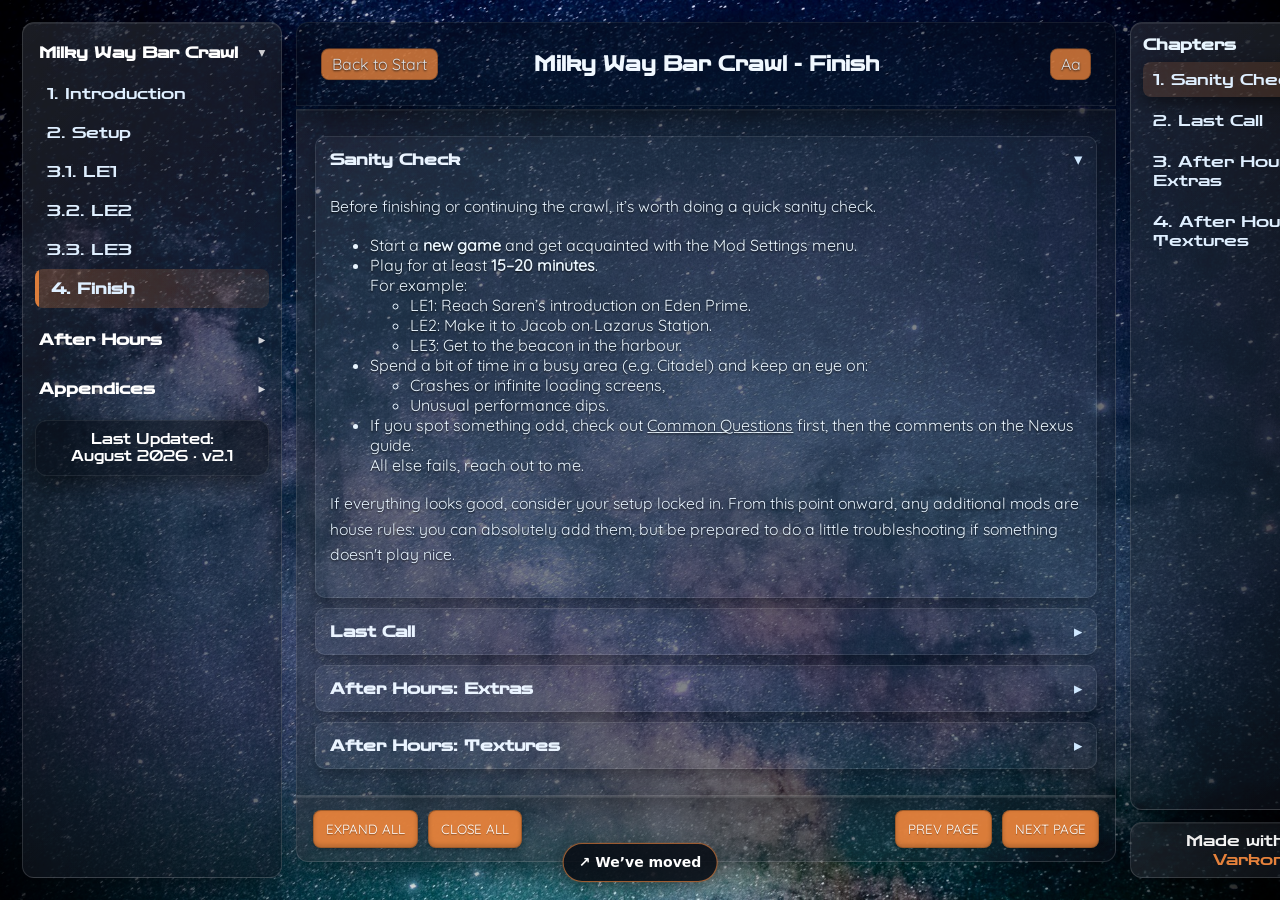
<file: finish.html>
<!DOCTYPE html>
<html lang="en">
<head>
	<meta charset="utf-8" />
	<meta name="viewport" content="width=device-width,initial-scale=1" />
	
	<title>MWBC | Finish</title>
	<link rel="shortcut icon" href="./custom/favicon.svg" />
	
	<link rel="stylesheet" href="./custom/css/guide.css" />
	<link rel="stylesheet" href="./custom/css/migration.css" />
</head>
<body>

	<!-- Background (single reliable layer) -->
	<div class="bg-viewport" aria-hidden="true">
		<div id="bgLayer" class="bg-layer" style="background-image:url('./custom/img/background/bg-galaxy-1.jpg');"></div>
	</div>
	<div class="bg-vignette" aria-hidden="true"></div>

	<div class="layout" id="layoutRoot">

		<!-- LEFT -->
		<aside class="left-panel" id="leftPanel" role="navigation" aria-label="Chapters">

			<div class="nav-section open" data-section="main">
				<button class="nav-section-header" type="button" aria-expanded="true">
					<span>Milky Way Bar Crawl</span>
					<span class="nav-section-caret">▾</span>
				</button>
				
				<ul class="chap-list">
					<li class="chap-item" data-href="intro.html">
						<a class="chap-link" href="intro.html">1. Introduction</a>
					</li>

					<li class="chap-item" data-href="setup.html">
						<a class="chap-link" href="setup.html">2. Setup</a>
					</li>

					<li class="chap-item" data-href="me1.html">
						<a class="chap-link" href="me1.html">3.1. LE1</a>
					</li>

					<li class="chap-item" data-href="me2.html">
						<a class="chap-link" href="me2.html">3.2. LE2</a>
					</li>

					<li class="chap-item" data-href="me3.html">
						<a class="chap-link" href="me3.html">3.3. LE3</a>
					</li>

					<li class="chap-item" data-href="finish.html">
						<a class="chap-link" href="finish.html">4. Finish</a>
					</li>
				</ul>
			</div>
			
			<div class="nav-section" data-section="after-hours">
				<button class="nav-section-header" type="button" aria-expanded="false">
					<span>After Hours</span>
					<span class="nav-section-caret">▸</span>
				</button>

				<ul class="chap-list">
					<li class="chap-item" data-href="extras.html">
						<a class="chap-link" href="extras.html">5. Extras</a>
					</li>

					<li class="chap-item" data-href="textures.html">
						<a class="chap-link" href="textures.html">6. Textures</a>
					</li>
				</ul>
			</div>
			
			<div class="nav-section" data-section="appendices">
				<button class="nav-section-header" type="button" aria-expanded="false">
					<span>Appendices</span>
					<span class="nav-section-caret">▸</span>
				</button>

				<ul class="chap-list">
					<li class="chap-item" data-href="questions.html">
						<a class="chap-link" href="questions.html">7. Common Questions</a>
					</li>

					<li class="chap-item" data-href="changelog.html">
						<a class="chap-link" href="changelog.html">8. Changelog</a>
					</li>

					<li class="chap-item" data-href="credits.html">
						<a class="chap-link" href="credits.html">9. Credits</a>
					</li>
				</ul>
			</div>
			
			<div class="nav-updated" role="contentinfo">
				Last Updated:<br>
				August 2026 · v2.1
			</div>
			
		</aside>

		<!-- CENTER -->
		<main class="center-col" role="main">
			<div class="content-shell" id="contentShell">

				<div class="title-box">
					<div id="titleBackground" class="title-bg"></div>
					<button id="home" class="btn text-standard" aria-label="Return to Start"><a href="./index.html">Back to Start</a></button>
					<h1 id="projectTitle">Milky Way Bar Crawl - Finish</h1>
					<button id="fontToggle" class="btn text-standard" aria-label="Toggle accessible fonts" title="Font Toggle">Aa</button>
				</div>
				
				<div class="content-progress" aria-hidden="true">
						<div class="content-progress-bar"></div>
				</div>
				
				<article class="content-box" id="contentBox" tabindex="0" aria-labelledby="stepTitle">
					
					<!-- Panel 1 -->
					<section id="first-launch" class="panel open" data-index="1">
						<header class="panel-header" role="button" aria-expanded="false">
							<h3>Sanity Check</h3>
							<div class="caret">▸</div>
						</header>
						
						<div class="panel-body">
							<p class="text-standard">
								Before finishing or continuing the crawl, it’s worth doing a quick sanity check.
							</p>
							<ul class="text-standard">
								<li>Start a <b>new game</b> and get acquainted with the Mod Settings menu.</li>
								<li>
									Play for at least <b>15–20 minutes</b>.<br>
									For example:
									<ul>
										<li>LE1: Reach Saren’s introduction on Eden Prime.</li>
										<li>LE2: Make it to Jacob on Lazarus Station.</li>
										<li>LE3: Get to the beacon in the harbour.</li>
									</ul>
								</li>
								<li>
									Spend a bit of time in a busy area (e.g. Citadel) and keep an eye on:
									<ul>
										<li>Crashes or infinite loading screens,</li>
										<li>Unusual performance dips.</li>
									</ul>
								</li>
								<li>
									If you spot something odd, check out <u><a href="questions.html">Common Questions</a></u> first, then the comments on the Nexus guide.<br>All else fails, reach out to me.
								</li>
							</ul>
							<p class="text-standard">
								If everything looks good, consider your setup locked in. From this point onward, any additional mods are house rules: you can absolutely add them, but be prepared to do a little troubleshooting if something doesn't play nice.
							</p>
						</div>
					</section>
					
					<!-- Panel 2 -->
					<section id="preamble" class="panel" data-index="2">
						<header class="panel-header" role="button" aria-expanded="true">
							<h3>Last Call</h3>
							<div class="caret">▾</div>
						</header>
						
						<div class="panel-body">
							<p class="text-standard">
								Your game(s) should now be fully modded and ready for launch.<br><br>
								From here you’ve got two options:
							</p>
							<ul class="text-standard">
								<li>Stop here and start playing</li>
								<li>Stick around and mod your games even more.</li>
							</ul>
							<p class="text-standard">
								Nothing beyond this point is required for a stable playthrough. Think of the remaining sections as another round for those wanting to go the extra mile.<br><br>
								If this is where we part ways: <b>Thank you for going on the Milky Way Bar Crawl with me!</b><br>
								<b>Remember</b>: The best mod list is the one that makes <b>you</b> excited to start another playthrough.<br><br>
								<b>See you at the next stop, Commander.</b>
							</p>
						</div>
					</section>
					
					<!-- Panel 3 -->
					<section id="extras" class="panel" data-index="3">
						<header class="panel-header" role="button" aria-expanded="false">
							<h3>After Hours: Extras</h3>
							<div class="caret">▸</div>
						</header>
						
						<div class="panel-body">
							<p class="text-standard">
								If you’d like to add a bit more flavor, the <b>Extras</b> section covers small, optional additions:
							</p>
							<ul class="text-standard">
								<li>Cosmetic tweaks and quality-of-life improvements,</li>
								<li>A few community favorites that didn’t fit in the main route.</li>
							</ul>
							<p class="text-standard">
								<b>Note:</b> I don’t always use these myself. They’re well-liked by the community, but you should always read each mod’s page carefully and install at your own discretion.<br><br>
								When you’re ready, head over to the <a href="extras.html">Extras page</a> for details.
							</p>
						</div>
					</section>
					
					<!-- Panel 4 -->
					<section id="textures" class="panel" data-index="4">
						<header class="panel-header" role="button" aria-expanded="false">
							<h3>After Hours: Textures</h3>
							<div class="caret">▸</div>
						</header>
						
						<div class="panel-body">
							<p class="text-standard">
								Want to go the extra mile visually? The <b>Textures</b> section focuses on enhancing environmental, character, and object textures.
							</p>
							<div class="warning">
								<div class="icon">!</div>
								<p class="text-standard">
									<b>Important:</b> Once you begin texture modding, you <b>cannot</b> safely install additional mods or updates without risking your setup.<br>
									Make sure everything else is finished first - this is the true point of no return.
								</p>
							</div>
							<br>
							<p class="text-standard">
								If that trade-off sounds fine, your system can handle it and you've got an extra hour or so, continue to the dedicated <a href="textures.html">Textures page</a> for step-by-step instructions.
							</p>
						</div>
					</section>
					
				</article>
				
				<!-- Pager -->
				<div class="pager-box pager" role="navigation" aria-label="Panel navigation">
					<div class="pager-left">
						<button class="btn text-standard" id="expandAllBtn" aria-label="Expand all panels">Expand All</button>
						<button class="btn text-standard" id="closeAllBtn" aria-label="Close all panels">Close All</button>
					</div>

					<div class="pager-right">
						<button class="btn text-standard" id="prevPageBtn" aria-label="Previous page">Prev Page</button>
						<button class="btn text-standard" id="nextPageBtn" aria-label="Next page">Next Page</button>
					</div>
				</div>

				<div class="bottom-strip" aria-hidden="true"></div>
			</div>
		</main>

		<!-- RIGHT -->
		<aside class="right-panel">
			<div class="contents-panel" role="navigation" aria-label="Contents">
				<h4>Chapters</h4>
				<nav>
					<ul id="contentsList" class="contents-list"></ul>
				</nav>
			</div>

			<div class="made-by" role="contentinfo">
				Made with <span class="heart">♥</span> by <span class="name"><a href="https://guidelume.github.io" target="_blank">Varkorax</a></span>
			</div>
		</aside>

	</div>

	<script src="./custom/js/guide.js" defer></script>
	<script>
	document.addEventListener('DOMContentLoaded', () => {
		const toggle = document.getElementById('fontToggle');
		const key = 'accessibleFonts';
		const enabled = localStorage.getItem(key) === 'true';

		if (enabled) document.body.classList.add('accessible-fonts');

		toggle.addEventListener('click', () => {
			document.body.classList.toggle('accessible-fonts');
			localStorage.setItem(key, document.body.classList.contains('accessible-fonts'));
		});
		
	});
	</script>

	<script src="./custom/js/migration.js"></script>
</body>
</html>
</file>
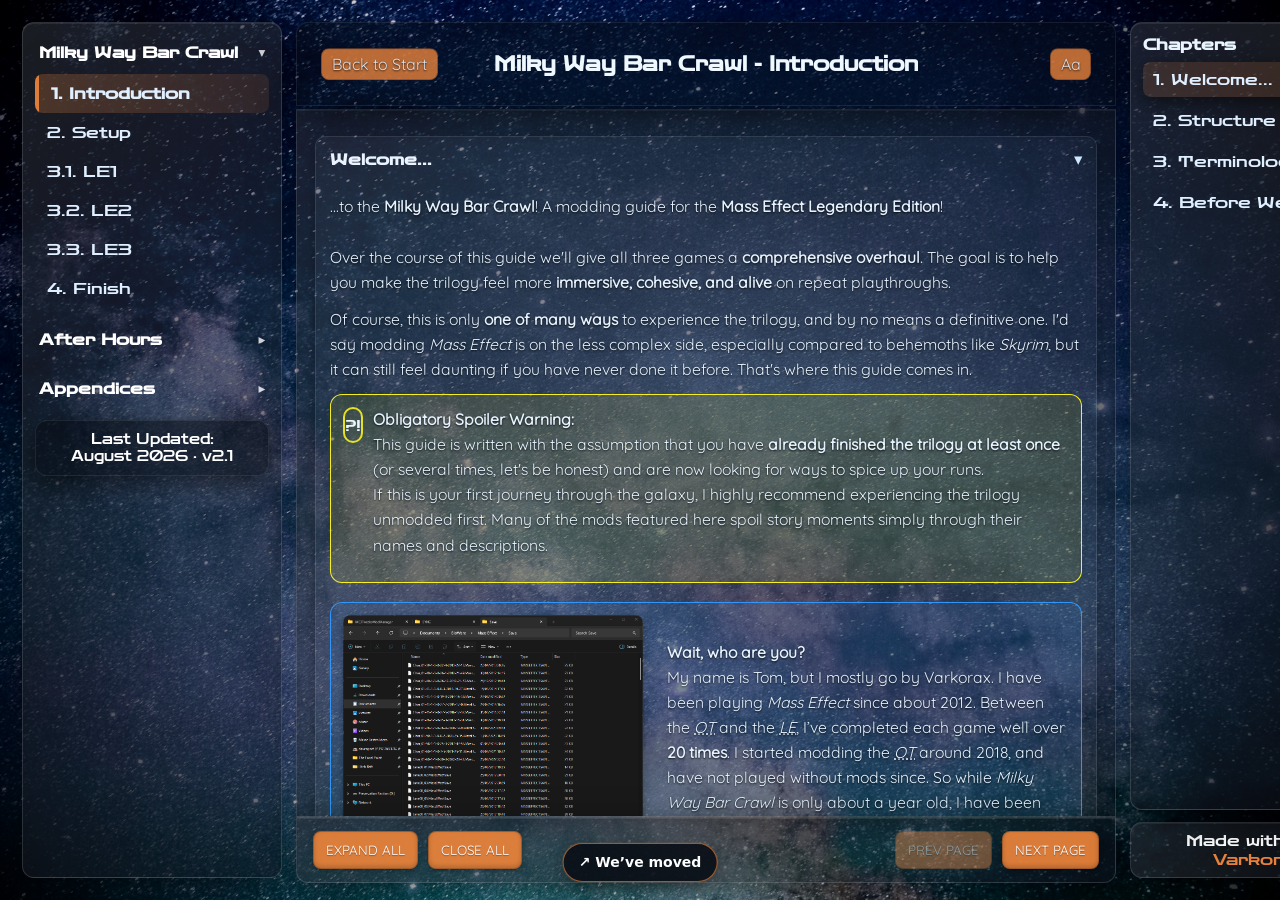
<file: intro.html>
<!DOCTYPE html>
<html lang="en">
<head>
	<meta charset="utf-8" />
	<meta name="viewport" content="width=device-width,initial-scale=1" />
	
	<title>MWBC | Introduction</title>
	<link rel="shortcut icon" href="./custom/favicon.svg" />
	
	<link rel="stylesheet" href="./custom/external/glightbox/dist/css/glightbox.css" />
	<link rel="stylesheet" href="./custom/css/guide.css" />
	<link rel="stylesheet" href="./custom/css/migration.css" />
</head>
<body>
	<!-- Background -->
	<div class="bg-viewport" aria-hidden="true">
		<div id="bgLayer" class="bg-layer" style="background-image:url('./custom/img/background/bg-galaxy-1.jpg');"></div>
	</div>
	<div class="bg-vignette" aria-hidden="true"></div>
	
	<div class="layout" id="layoutRoot">
		
		<!-- LEFT -->
		<aside class="left-panel" id="leftPanel" role="navigation" aria-label="Chapters">

			<div class="nav-section open" data-section="main">
				<button class="nav-section-header" type="button" aria-expanded="true">
					<span>Milky Way Bar Crawl</span>
					<span class="nav-section-caret">▾</span>
				</button>
				
				<ul class="chap-list">
					<li class="chap-item" data-href="intro.html">
						<a class="chap-link" href="intro.html">1. Introduction</a>
					</li>

					<li class="chap-item" data-href="setup.html">
						<a class="chap-link" href="setup.html">2. Setup</a>
					</li>

					<li class="chap-item" data-href="me1.html">
						<a class="chap-link" href="me1.html">3.1. LE1</a>
					</li>

					<li class="chap-item" data-href="me2.html">
						<a class="chap-link" href="me2.html">3.2. LE2</a>
					</li>

					<li class="chap-item" data-href="me3.html">
						<a class="chap-link" href="me3.html">3.3. LE3</a>
					</li>

					<li class="chap-item" data-href="finish.html">
						<a class="chap-link" href="finish.html">4. Finish</a>
					</li>
				</ul>
			</div>
			
			<div class="nav-section" data-section="after-hours">
				<button class="nav-section-header" type="button" aria-expanded="false">
					<span>After Hours</span>
					<span class="nav-section-caret">▸</span>
				</button>

				<ul class="chap-list">
					<li class="chap-item" data-href="extras.html">
						<a class="chap-link" href="extras.html">5. Extras</a>
					</li>

					<li class="chap-item" data-href="textures.html">
						<a class="chap-link" href="textures.html">6. Textures</a>
					</li>
				</ul>
			</div>
			
			<div class="nav-section" data-section="appendices">
				<button class="nav-section-header" type="button" aria-expanded="false">
					<span>Appendices</span>
					<span class="nav-section-caret">▸</span>
				</button>

				<ul class="chap-list">
					<li class="chap-item" data-href="questions.html">
						<a class="chap-link" href="questions.html">7. Common Questions</a>
					</li>

					<li class="chap-item" data-href="changelog.html">
						<a class="chap-link" href="changelog.html">8. Changelog</a>
					</li>

					<li class="chap-item" data-href="credits.html">
						<a class="chap-link" href="credits.html">9. Credits</a>
					</li>
				</ul>
			</div>
			
			<div class="nav-updated" role="contentinfo">
				Last Updated:<br>
				August 2026 · v2.1
			</div>
			
		</aside>

		<!-- CENTER -->
		<main class="center-col" role="main">
			<div class="content-shell" id="contentShell">

				<div class="title-box">
					<div id="titleBackground" class="title-bg"></div>
					<button id="home" class="btn text-standard" aria-label="Return to Start"><a href="./index.html">Back to Start</a></button>
					<h1 id="projectTitle">Milky Way Bar Crawl - Introduction</h1>
					<button id="fontToggle" class="btn text-standard" aria-label="Toggle accessible fonts" title="Font Toggle">Aa</button>
				</div>
				
				<div class="content-progress" aria-hidden="true">
						<div class="content-progress-bar"></div>
				</div>
				
				<article class="content-box" id="contentBox" tabindex="0" aria-labelledby="projectTitle">
					
					<!-- Panels -->
					<section id="intro-preamble" class="panel open" data-index="0">
						<header class="panel-header" role="button" aria-expanded="true">
							<h3>Welcome...</h3>
							<div class="caret">▾</div>
						</header>
						<div class="panel-body">
							<p class="text-standard">
								...to the <b>Milky Way Bar Crawl</b>! A modding guide for the <b>Mass Effect Legendary Edition</b>!<br><br>
								
								Over the course of this guide we'll give all three games a <b>comprehensive overhaul</b>. The goal is to help you make the trilogy feel more <b>immersive, cohesive, and alive</b> on repeat playthroughs.<br>
							</p>
							
							<p class="text-standard">
								Of course, this is only <b>one of many ways</b> to experience the trilogy, and by no means a definitive one. I'd say modding <i>Mass Effect</i> is on the less complex side, especially compared to behemoths like <i>Skyrim</i>, but it can still feel daunting if you have never done it before. That's where this guide comes in.
							</p>
							
							<div class="caution">
								<div class="icon">?!</div>
								<p class="text-standard">
									<b>Obligatory Spoiler Warning:</b><br>
									This guide is written with the assumption that you have <b>already finished the trilogy at least once</b> (or several times, let's be honest) and are now looking for ways to spice up your runs.<br>
									If this is your first journey through the galaxy, I highly recommend experiencing the trilogy unmodded first. Many of the mods featured here spoil story moments simply through their names and descriptions.
								</p>
							</div>
							
							<br>

							<div class="informational">
								<div class="media">
									<a href="./custom/img/guide/guide-intro-saves.png"
									   class="glightbox"
									   data-title="Old Savegames"
									   data-description="While a few got lost along the way, I still have most of my save files, including the oldest from January 2012 (I was 13 ._.)">
										<img src="./custom/img/guide/guide-intro-saves.png"
											 alt="a folder of old savegames"
											 class="media-image">
									</a>
									<div class="media-body">
										<p class="media-text text-standard">
											<br>
											<strong>Wait, who are you?</strong><br>
											My name is Tom, but I mostly go by Varkorax. I have been playing <i>Mass Effect</i> since about 2012. Between the <i><abbr title="Original Trilogy">OT</abbr></i> and the <i><abbr title="Legendary Edition">LE</abbr></i>, I’ve completed each game well over <strong>20 times</strong>.
											I started modding the <i><abbr title="Original Trilogy">OT</abbr></i> around 2018, and have not played without mods since. So while <i>Milky Way Bar Crawl</i> is only about a year old, I have been refining my lists for years.
										</p>
									</div>
								</div>
							</div>
							<p class="text-standard">
								<br>(<b>PSSST</b>: You can click on images to view them in fullscreen.)<br>
								(<b>PSSST++</b>: If you find the text hard to read, there is a button in the upper right corner which switches the font to something more legible.)
							</p>
						</div>
					</section>
					
					<section id="intro-structure" class="panel" data-index="3">
						<header class="panel-header" role="button" aria-expanded="false">
							<h3>Structure</h3>
							<div class="caret">▸</div>
						</header>
						<div class="panel-body">
							<p class="text-standard">
								Every good bar crawl needs an itinerary.<br><br>
								
								We start by getting everything ready in <b>Setup</b>, then visit each game in order with <b>dedicated mod lists</b> for each game.<br><br>
								
								Once the essentials are in place, we'll finish the evening in <b>After Hours</b>, where you'll find texture mods and a few optional additions for anyone looking to go a little further.
							</p>
						</div>
					</section>
					
					<section id="intro-terminology" class="panel" data-index="2">
						<header class="panel-header" role="button" aria-expanded="false">
							<h3>Terminology</h3>
							<div class="caret">▸</div>
						</header>

						<div class="panel-body">
							<p class="text-standard">
								A quick primer on a few terms you'll see frequently while modding Mass Effect:
							</p>

							<table class="text-standard terminology-table">
								<thead>
									<tr>
										<th>Term</th>
										<th>Full</th>
										<th>Description</th>
									</tr>
								</thead>
								<tbody>
									<tr>
										<td><b>OT</b></td>
										<td>Original Trilogy</td>
										<td>The original PC versions released between 2008 and 2012.</td>
									</tr>
									<tr>
										<td><b>LE</b></td>
										<td>Legendary Edition</td>
										<td>The remastered version of the trilogy released in 2021.</td>
									</tr>
									<tr>
										<td><b>LE1 / LE2 / LE3</b></td>
										<td>Legendary Edition (per game)</td>
										<td>Shorthand for a specific LE title.</td>
									</tr>
									<tr>
										<td><b>M3</b></td>
										<td>ME3Tweaks Mod Manager</td>
										<td>The standard tool in the Mass Effect modding scene.</td>
									</tr>
									<tr>
										<td><b>MEM</b></td>
										<td>Mass Effect Modder</td>
										<td>A tool used to install and manage Mass Effect textures.</td>
									</tr>
									<tr>
										<td><b>Batch Install Group</b></td>
										<td>—</td>
										<td>A feature of M3 that installs a preconfigured list of mods.</td>
									</tr>
								</tbody>
							</table>
						</div>
					</section>
					
					<section id="intro-beforewebegin" class="panel" data-index="1">
						<header class="panel-header" role="button" aria-expanded="false">
							<h3>Before We Begin</h3>
							<div class="caret">▸</div>
						</header>
						
						<div class="panel-body">
							<p class="text-standard">
								Before we can get this crawl going, there are a few last things you need to know:
							</p>
							
							<!-- Carousel start: General Info -->
							<div class="informational-carousel" data-gallery="general-info">
								<div class="infc-viewport" tabindex="0" role="region" aria-roledescription="carousel" aria-label="General Information">
									<div class="infc-track">
									
										<div class="stepper infc-item">
											<div class="media">
												<a href="./custom/img/guide/guide-before-version.svg" class="glightbox" style="width: 200px" data-title="Version Information" data-description="Supported game versions and platforms.">
													<img src="./custom/img/guide/guide-before-version.svg" alt="Version information image" class="media-image">
												</a>
												<div class="media-body">
													<p class="media-text">
														<b>Version</b>:<br> This guide is written for the <b>English</b> release of the game on <b>Steam</b> or the <b>EA App</b>.<br>
														Only <b>Windows 10 64-bit (Non-LTSC)</b> or newer is <i>officially</i> supported. It <i>may</i> run on Linux, but I cannot offer you help if you try it.
													</p>
												</div>
											</div>
										</div>

										<div class="stepper infc-item">
											<div class="media">
												<a href="./custom/img/guide/guide-before-legal.svg" class="glightbox" style="width: 200px" data-title="Legal Notice" data-description="Guidelines for supported game copies.">
													<img src="./custom/img/guide/guide-before-legal.svg" alt="Legal notice image" class="media-image">
												</a>
												<div class="media-body">
													<p class="media-text">
														<b>Legal</b>:<br> It should go without saying, but <b>cracked or modified copies</b> are not supported.<br>
														The game goes regularly on sale for as low as 5$/€/£ No excuses, Commander.
													</p>
												</div>
											</div>
										</div>
									
										<div class="stepper infc-item">
											<div class="media">
												<a href="./custom/img/guide/guide-before-perf.svg" class="glightbox" style="width: 200px" data-title="Performance Tips" data-description="Expected performance and hardware suggestions.">
													<img src="./custom/img/guide/guide-before-perf.svg" alt="Performance information image" class="media-image">
												</a>
												<div class="media-body">
													<p class="media-text">
														<b>Performance</b>:<br> Generally, if you can run the LE and get a stable framerate, you'll be fine.<br>
														My setup (<code>NVIDIA RTX 2060 Super [8 GB VRAM], Ryzen 7 3700X, 16 GB RAM</code>) is a touch older, but runs all three games fully modded at <b>1080p / 60 FPS</b>.<br>
														I also strongly recommend installing the game on an <b>SSD</b> to keep load times down.
													</p>
												</div>
											</div>
										</div>
									  
										<div class="stepper infc-item">
											<div class="media">
												<a href="./custom/img/guide/guide-before-gameplay.svg" class="glightbox" style="width: 200px" data-title="Gameplay Input" data-description="Recommended control method.">
													<img src="./custom/img/guide/guide-before-gameplay.svg" alt="Gameplay input image" class="media-image">
												</a>
												<div class="media-body">
													<p class="media-text">
														<b>Gameplay</b>:<br> This guide was designed with <b>Keyboard and Mouse</b> in mind.<br>
														Not that controllers <i>won't</i> work, but I don't play that way so I can't guarantee anything.
													</p>
												</div>
											</div>
										</div>
									  
									</div>
								</div>

								<div class="infc-controls" aria-hidden="false">
									<button class="infc-arrow infc-prev" aria-label="Previous step" type="button">‹</button>
									<div class="infc-dots" role="tablist" aria-label="Step indicators"></div>
									<button class="infc-arrow infc-next" aria-label="Next step" type="button">›</button>
								</div>
							</div>
							<!-- Carousel end -->

							<p class="text-standard">
								Additionally, there are a few things you’ll need to bring to the bar table:
							</p>

							<!-- Carousel start: Requirements -->
							<div class="informational-carousel" data-gallery="requirements">
								<div class="infc-viewport" tabindex="0" role="region" aria-roledescription="carousel" aria-label="Preparation Requirements">
									<div class="infc-track">
									  
										<div class="stepper infc-item">
											<div class="media">
												<a href="./custom/img/guide/guide-before-time.svg" class="glightbox" style="width: 200px" data-title="Time Notice" data-description="Time Requirements.">
													<img src="./custom/img/guide/guide-before-time.svg" alt="Time notice image" class="media-image">
												</a>
												<div class="media-body">
													<p class="media-text">
														<b>Time</b>:<br> This guide should take roughly <b>one hour</b> per game. Texture modding depends heavily on your hardware, but can extend the time per game by another hour or more.
													</p>
												</div>
											</div>
										</div>
										
										<div class="stepper infc-item">
											<div class="media">
												<a href="./custom/img/guide/guide-before-attention.svg" class="glightbox" style="width: 200px" data-title="Attention" data-description="Why careful reading matters.">
													<img src="./custom/img/guide/guide-before-attention.svg" alt="Attention to detail image" class="media-image">
												</a>
												<div class="media-body">
													<p class="media-text">
														<b>Attention</b>:<br> Don’t skim please. I wrote each step down for a reason. Skipping will most likely lead to issues down the line.
													</p>
												</div>
											</div>
										</div>
										
										<div class="stepper infc-item">
											<div class="media">
												<a href="./custom/img/guide/guide-before-pc.svg" class="glightbox" style="width: 200px" data-title="PC Familiarity" data-description="Basic PC skills required.">
													<img src="./custom/img/guide/guide-before-pc.svg" alt="PC familiarity image" class="media-image">
												</a>
												<div class="media-body">
													<p class="media-text">
														<b>Basic PC familiarity</b>:<br> Installing software, handling archives, navigating file paths and light troubleshooting.
													</p>
												</div>
											</div>
										</div>
										
										<div class="stepper infc-item">
											<div class="media">
												<a href="./custom/img/guide/guide-before-disk.svg" class="glightbox" style="width: 200px" data-title="Disk Space" data-description="Storage requirements and estimates.">
													<img src="./custom/img/guide/guide-before-disk.svg" alt="Disk space image" class="media-image">
												</a>
												<div class="media-body">
													<p class="media-text">
														<b>Disk space</b>:<br> The Legendary Edition itself takes up <b>~110 GB</b>.<br> Depending on your choices, having <b>~200 GB free</b> should cover most setups.<br>
														Modding all three games at once and/or storing all archives can push this closer to <b>~250 GB</b>.
													</p>
												</div>
											</div>
										</div>
										
										<div class="stepper infc-item">
											<div class="media">
												<a href="./custom/img/guide/guide-before-archive.svg" class="glightbox" style="width: 200px" data-title="Archive Tool" data-description="Recommended tool for compressed files.">
													<img src="./custom/img/guide/guide-before-archive.svg" alt="Archive tool image" class="media-image">
												</a>
												<div class="media-body">
													<p class="media-text">
														<b>Archive tool</b>:<br> You’ll need something to open compressed files. I recommend <strong><u><a href="https://www.7-zip.org">7-Zip</a></u></strong>.
													</p>
												</div>
											</div>
										</div>

										<div class="stepper infc-item">
											<div class="media">
												<a href="./custom/img/guide/guide-before-download.svg" class="glightbox" style="width: 200px" data-title="Downloads" data-description="Where to get mods and download considerations.">
													<img src="./custom/img/guide/guide-before-download.svg" alt="Downloads image" class="media-image">
												</a>
												<div class="media-body">
													<p class="media-text">
														<b>Downloads</b>:<br> All mods for the LE are hosted on <b>Nexus Mods</b>. You’ll need a free account to download them.
													</p>
													<br><br>
													<div class="caution">
														<div class="icon">?</div>
														<p class="media-text">
															<b>Caution</b>: Free accounts are capped at 3 MB/s. Considering that some mods are quite large, a month of <b>Premium</b> may be worthwhile.<br>
															A few mods also offer torrent downloads as an alternative. If you choose that route, I recommend <b><u><a href="https://transmissionbt.com">Transmission</a></u></b>.
														</p>
													</div>
												</div>
											</div>
										</div>

										<div class="stepper infc-item">
											<div class="media">
												<a href="./custom/img/guide/guide-before-backup.svg" class="glightbox" style="width: 200px" data-title="Backup" data-description="Optional but highly recommended.">
													<img src="./custom/img/guide/guide-before-backup.svg" alt="Backup image" class="media-image">
												</a>
												<div class="media-body">
													<p class="media-text">
														<b>Backup (Optional)</b>:<br> If you have spare storage, I highly recommend backing up your unmodded game folder.<br> More on this later.
													</p>
												</div>
											</div>
										</div>

									</div>
								</div>

								<div class="infc-controls" aria-hidden="false">
									<button class="infc-arrow infc-prev" aria-label="Previous step" type="button">‹</button>
									<div class="infc-dots" role="tablist" aria-label="Step indicators"></div>
									<button class="infc-arrow infc-next" aria-label="Next step" type="button">›</button>
								</div>
							</div>
							<!-- Carousel end -->
						</div>
					</section>
					
				</article>

				<!-- Pager -->
				<div class="pager-box pager" role="navigation" aria-label="Panel navigation">
					<div class="pager-left">
						<button class="btn text-standard" id="expandAllBtn" aria-label="Expand all panels">Expand All</button>
						<button class="btn text-standard" id="closeAllBtn" aria-label="Close all panels">Close All</button>
					</div>

					<div class="pager-right">
						<button class="btn text-standard" id="prevPageBtn" aria-label="Previous page">Prev Page</button>
						<button class="btn text-standard" id="nextPageBtn" aria-label="Next page">Next Page</button>
					</div>
				</div>

				<div class="bottom-strip" aria-hidden="true"></div>
			</div>
		</main>

		<!-- RIGHT -->
		<aside class="right-panel">
			<div class="contents-panel" role="navigation" aria-label="Contents">
				<h4>Chapters</h4>
				<nav>
					<ul id="contentsList" class="contents-list"></ul>
				</nav>
			</div>

			<div class="made-by" role="contentinfo">
				Made with <span class="heart">♥</span> by <span class="name"><a href="https://guidelume.github.io" target="_blank">Varkorax</a></span>
			</div>
		</aside>
		
	</div>
	
	<script src="./custom/js/guide.js" defer></script>
	<script src="./custom/external/glightbox/dist/js/glightbox.min.js"></script>
	<script>
		const lightbox = GLightbox({
			touchNavigation: true,
			loop: false,
			zoomable: true,
			autoplayVideos: false,
		});
	</script>
	<script>
		document.addEventListener('DOMContentLoaded', () => {
			const toggle = document.getElementById('fontToggle');
			const key = 'accessibleFonts';
			const enabled = localStorage.getItem(key) === 'true';

			if (enabled) document.body.classList.add('accessible-fonts');

			toggle.addEventListener('click', () => {
				document.body.classList.toggle('accessible-fonts');
				localStorage.setItem(key, document.body.classList.contains('accessible-fonts'));
			});
			
		});
	</script>
	
	<script src="./custom/js/migration.js"></script>
</body>
</html>
</file>
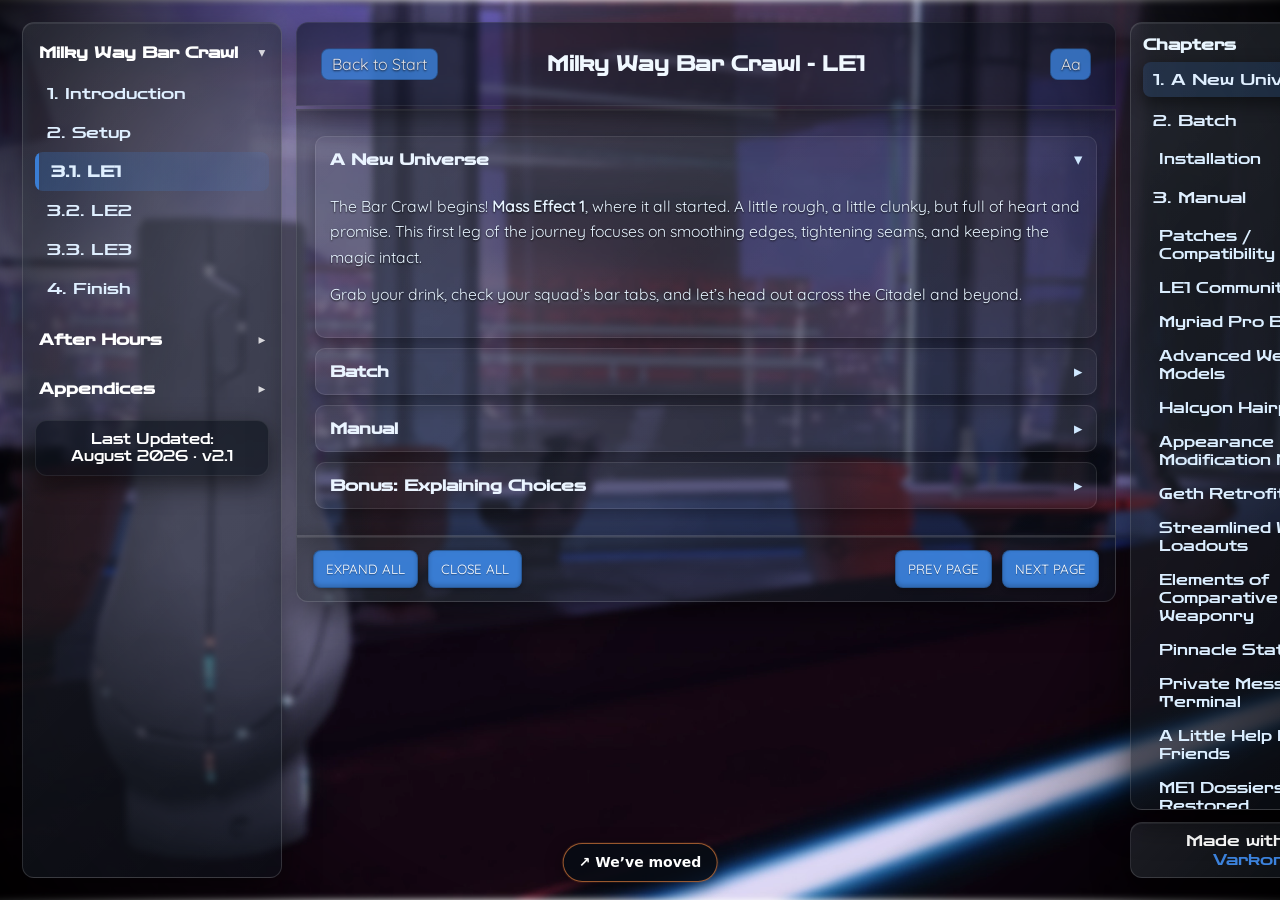
<file: me1.html>
<!DOCTYPE html>
<html lang="en">
<head>
    <meta charset="utf-8" />
    <meta name="viewport" content="width=device-width,initial-scale=1" />

    <title>MWBC | LE1</title>
    <link rel="shortcut icon" href="./custom/favicon.svg" />

    <link rel="stylesheet" href="./custom/css/guide.css" />
    <!-- ME1 (blue) -->
	<link rel="stylesheet" href="./custom/css/me1.css" />
	<link rel="stylesheet" href="./custom/css/migration.css" />
</head>
<body>

    <!-- Background (single reliable layer) -->
    <div class="bg-viewport" aria-hidden="true">
        <div id="bgLayer" class="bg-layer" style="background-image:url('./custom/img/background/bg-me1.webp');"></div>
    </div>
    <div class="bg-vignette" aria-hidden="true"></div>

    <div class="layout" id="layoutRoot">

        <!-- LEFT -->
		<aside class="left-panel" id="leftPanel" role="navigation" aria-label="Chapters">

			<div class="nav-section open" data-section="main">
				<button class="nav-section-header" type="button" aria-expanded="true">
					<span>Milky Way Bar Crawl</span>
					<span class="nav-section-caret">▾</span>
				</button>
				
				<ul class="chap-list">
					<li class="chap-item" data-href="intro.html">
						<a class="chap-link" href="intro.html">1. Introduction</a>
					</li>

					<li class="chap-item" data-href="setup.html">
						<a class="chap-link" href="setup.html">2. Setup</a>
					</li>

					<li class="chap-item" data-href="me1.html">
						<a class="chap-link" href="me1.html">3.1. LE1</a>
					</li>

					<li class="chap-item" data-href="me2.html">
						<a class="chap-link" href="me2.html">3.2. LE2</a>
					</li>

					<li class="chap-item" data-href="me3.html">
						<a class="chap-link" href="me3.html">3.3. LE3</a>
					</li>

					<li class="chap-item" data-href="finish.html">
						<a class="chap-link" href="finish.html">4. Finish</a>
					</li>
				</ul>
			</div>
			
			<div class="nav-section" data-section="after-hours">
				<button class="nav-section-header" type="button" aria-expanded="false">
					<span>After Hours</span>
					<span class="nav-section-caret">▸</span>
				</button>

				<ul class="chap-list">
					<li class="chap-item" data-href="extras.html">
						<a class="chap-link" href="extras.html">5. Extras</a>
					</li>

					<li class="chap-item" data-href="textures.html">
						<a class="chap-link" href="textures.html">6. Textures</a>
					</li>
				</ul>
			</div>
			
			<div class="nav-section" data-section="appendices">
				<button class="nav-section-header" type="button" aria-expanded="false">
					<span>Appendices</span>
					<span class="nav-section-caret">▸</span>
				</button>

				<ul class="chap-list">
					<li class="chap-item" data-href="questions.html">
						<a class="chap-link" href="questions.html">7. Common Questions</a>
					</li>

					<li class="chap-item" data-href="changelog.html">
						<a class="chap-link" href="changelog.html">8. Changelog</a>
					</li>

					<li class="chap-item" data-href="credits.html">
						<a class="chap-link" href="credits.html">9. Credits</a>
					</li>
				</ul>
			</div>
			
			<div class="nav-updated" role="contentinfo">
				Last Updated:<br>
				August 2026 · v2.1
			</div>
			
		</aside>

        <!-- CENTER -->
        <main class="center-col" role="main">
            <div class="content-shell" id="contentShell">

                <div class="title-box">
                    <div id="titleBackground" class="title-bg"></div>
					<button id="home" class="btn text-standard" aria-label="Return to Start"><a href="./index.html">Back to Start</a></button>
                    <h1 id="projectTitle">Milky Way Bar Crawl - LE1</h1>
                    <button id="fontToggle" class="btn text-standard" aria-label="Toggle accessible fonts" title="Font Toggle">Aa</button>
                </div>
				
				<div class="content-progress" aria-hidden="true">
						<div class="content-progress-bar"></div>
				</div>
				
                <article class="content-box" id="contentBox" tabindex="0" aria-labelledby="stepTitle">
					
                    <!-- Panel 0 -->
					<section id="preamble" class="panel open" data-index="0">
						<header class="panel-header" role="button" aria-expanded="true">
							<h3>A New Universe</h3>
							<div class="caret">▾</div>
						</header>

						<div class="panel-body">
							<p class="text-standard">
								The Bar Crawl begins! <b>Mass Effect 1</b>, where it all started.
								A little rough, a little clunky, but full of heart and promise.
								This first leg of the journey focuses on smoothing edges, tightening seams, and keeping the magic intact.
							</p>
							<p class="text-standard">
								Grab your drink, check your squad’s bar tabs, and let’s head out across the Citadel and beyond.
							</p>
						</div>
					</section>

                    <!-- Batch Section -->
                    <section id="batch" class="panel" data-index="1">
						<header class="panel-header" role="button" aria-expanded="true">
							<h3>Batch</h3>
							<div class="caret">▾</div>
						</header>

						<div class="panel-body">
							<p class="text-standard">
								A curated night around the galaxy awaits!<br>
								Our first stop is on the Citadel in the famous Flux Bar and Casino. Here we will sample, what else could it be:
							</p>
							
							<p class="text-standard">
								<b>Flux Fizz:</b> A crisp, spirited opener - refreshing the legend from the very first sip.<br><br>
								<em>Download it directly here (by clicking on the image):</em><br>
								
								<a href="./files/Flux Fizz (Milky Way Bar Crawl07-2026).biq2" download>
									<img src="./custom/img/guide-flux-2.webp" 
										 alt="Flux Fizz Batch File" 
										 title="Click Me!" 
										 class="download-thumb">
								</a>
								<br>
								
								<em>or from the Nexus page:</em><br>
								<b><u><a href="https://nexusmods.com/masseffectlegendaryedition/mods/3348" target="_blank">Click Me!</a></u></b><br><br>
							</p>
							
							<hr style="color:#fff;width:99%;text-align:left;margin-left:0">
							
							<div id="batch-starting" class="anchor" data-parent="preamble">
								<h4>Installation</h4>
								<p class="text-standard">
									Who say the journey can't be just as enjoyable as the destination? Here’s the secret to a good bar crawl:
								</p>
								
								<ol class="text-standard">
									<li>Open <b>M3</b>.</li>
									<li>Select <b>Mod Management → Batch Mod Installer</b>.</li>
									<li>
										Load the batch file:<br>
										<ul>
											<li>If you downloaded the list through M3, it will appear automatically.</li>
											<li>If you downloaded it manually, place the file into: 
											<code>(Your M3 folder)/mods/BatchModQueues</code><br>
											Then reopen the Batch Mod Installer.</li>
										</ul>
									</li><br>
									<li>
										Download every mod <b>through the Batch Mod Installer</b> whenever possible. This ensures you get the correct versions of everything.<br> In cases where it is not possible to go through the Installer, simply download and import manually.<br>
										<em><b>Depending on your Nexus membership and file sizes, this may take a little while. Please be patient with your aging barman (28).</b></em>
									</li>
									<li>Once everything has finished downloading, click <b>Install this group</b>.</li>
									<li>When asked if you want to use previously saved options, click Yes.</li>
									<li>Wait until everything is installed, then launch the game once to make sure everything is working.</li>
									<li><b>Congratulations!</b> You've survived the easy part. Before you start playing, head on over to Finish.</li>
								</ol>
							</div>
						</div>
					</section>

                    <!-- Manual Section -->
					<section id="manual" class="panel" data-index="2">
						<header class="panel-header" role="button" aria-expanded="true">
							<h3>Manual</h3>
							<div class="caret">▾</div>
						</header>

						<div class="panel-body">
							<p class="text-standard">
								<b>A colorful selection awaits the adventurous soul.</b><br>
								We begin our night on the Citadel at the famous Flux Bar and Casino, which offers a wide variety of spirits in addition to its addictive Quasar machines.<br><br>
								To download a mod, simply click on the link in the card and download the Main File, unless otherwise noted.
							</p>

							<div id="manual-mod-note" class="anchor" data-parent="manual">
								<h4>Patches / Compatibility</h4>
								<p class="text-standard">
									If you were to install the mods listed below from top to bottom, all relevant patches should appear when needed.<br>
									Remember that you are shaping your own flavor of drink here however, so be sure to always read thoroughly through each mod's Nexus page.
								</p>
							</div>
							
							<br>
							<hr style="color:#fff;width:99%;text-align:left;margin-left:0">
							<br>
							
							<!-- Core Foundation -->
							<div id="unofficial-patch" class="mod-card anchor" data-parent="manual">
								<div class="mod-header">
									<h4>
										<a href="https://www.nexusmods.com/masseffectlegendaryedition/mods/23" target="_blank">
											LE1 Community Patch
										</a>
									</h4>
									<div class="mod-author">
										By: <a href="https://www.nexusmods.com/profile/HenBagle" target="_blank">HenBagle</a> and the LE1 Community Patch Team
									</div>
								</div>
								
								<div class="mod-description text-standard">
									If you are only ever going to install a single mod, pick this one.<br>
									Bugfix mods are always a bit unglamorous by nature, but the work the community has put into these ever since the ME1Recalibrated days is beyond astonishing.
								</div>
								
								<div class="mod-note">
									<b>Note:</b> This mod is foundational and required by basically every other mod on this list.
								</div>
							</div>
							
							<br>
							<!-- <hr style="color:#fff;width:99%;text-align:left;margin-left:0">
							<br> -->
							
							<div id="myriad-pro-begone" class="mod-card anchor" data-parent="manual">
								<div class="mod-header">
									<h4>
										<a href="https://www.nexusmods.com/masseffectlegendaryedition/mods/1070" target="_blank">
											Myriad Pro Begone
										</a>
									</h4>
									<div class="mod-author">
										By: <a href="https://www.nexusmods.com/profile/Audemus" target="_blank">Audemus</a>
									</div>
								</div>
								
								<div class="mod-description text-standard">
									Replaces the font used throughout the game with something more fitting for the setting.<br>
									It also recolors the conversation wheel to a teal color, so each game gets its own color identity.
								</div>
								
								<div class="mod-note">
									<b>Note 1</b>: You need to install this <b>after</b> the Community Patch for technical reasons.<br>
								</div>
								
								<div class="mod-note">
									<b>Note 2</b>: The file you download has a version for every game plus the launcher. You may import everything if you want or just choose the LE1 version.
								</div>
							</div>
							
							<br>
							<!-- <hr style="color:#fff;width:99%;text-align:left;margin-left:0">
							<br> -->
							
							<div id="adv-weapon" class="mod-card anchor" data-parent="manual">
								<div class="mod-header">
									<h4>
										<a href="https://www.nexusmods.com/masseffectlegendaryedition/mods/853" target="_blank">
											Advanced Weapon Models
										</a>
									</h4>
									<div class="mod-author">
										By: <a href="https://www.nexusmods.com/profile/Knighthawk1895" target="_blank">Knighthawk1895</a>
									</div>
								</div>
								
								<div class="mod-description text-standard">
									Replaces the weapon models with their updated counterparts from the later games.
								</div>
								
								<div class="mod-note">
									<b>Note</b>: I strongly recommend you choose the "Full" option during installation.<br>
								</div>
							</div>
							
							<br>
							<!-- <hr style="color:#fff;width:99%;text-align:left;margin-left:0">
							<br> -->
							
							<div id="hal-hairpack" class="mod-card anchor" data-parent="manual">
								<div class="mod-header">
									<h4>
										<a href="https://www.nexusmods.com/masseffectlegendaryedition/mods/1497" target="_blank">
											Halcyon Hairpack
										</a>
									</h4>
									<div class="mod-author">
										By: <a href="https://www.nexusmods.com/profile/Audemus" target="_blank">Audemus</a>
									</div>
								</div>

								<div class="mod-description text-standard">
									Adds over a dozen new hairstyles for NPCs based on designs from The Outer Worlds.
								</div>

								<div class="mod-note">
									<b>Note:</b> To apply these new hairstyles to your Shepard you will need to edit your save file. More on that in the Textures section.
								</div>
							</div>
							
							<br>
							<!-- <hr style="color:#fff;width:99%;text-align:left;margin-left:0">
							<br> -->
							
							<div id="app-conf" class="mod-card anchor" data-parent="manual">
								<div class="mod-header">
									<h4>
										<a href="https://www.nexusmods.com/masseffectlegendaryedition/mods/2513" target="_blank">
											Appearance Modification Menu
										</a>
									</h4>
									<div class="mod-author">
										By: <a href="https://www.nexusmods.com/profile/DropTheSquid" target="_blank">DropTheSquid</a>
									</div>
								</div>

								<div class="mod-description text-standard">
									Allows you to override the casual and combat appearance for yourself and your companions.<br>
									Think of it like a Transmog system.
								</div>
							</div>
							
							<br>
							<!-- <hr style="color:#fff;width:99%;text-align:left;margin-left:0">
							<br> -->
							
							<div id="get-ro" class="mod-card anchor" data-parent="manual">
								<div class="mod-header">
									<h4>
										<a href="https://www.nexusmods.com/masseffectlegendaryedition/mods/2599" target="_blank">
											Geth Retrofits
										</a>
									</h4>
									<div class="mod-author">
										By: <a href="https://www.nexusmods.com/profile/Audemus" target="_blank">Audemus</a>
									</div>
								</div>

								<div class="mod-description text-standard">
									Overhauls and diversifies the Geth enemies you encounter to bring them in line with LE3.
								</div>

								<div class="mod-note">
									<b>Note:</b> This mod <b>requires</b> Appearance Modification Menu.
								</div>
							</div>
							
							<br>
							<!-- <hr style="color:#fff;width:99%;text-align:left;margin-left:0">
							<br> -->
							
							<div id="weapon-loadouts" class="mod-card anchor" data-parent="manual">
								<div class="mod-header">
									<h4>
										<a href="https://www.nexusmods.com/masseffectlegendaryedition/mods/870" target="_blank">
											Streamlined Weapon Loadouts
										</a>
									</h4>
									<div class="mod-author">
										By: <a href="https://www.nexusmods.com/profile/Knighthawk1895" target="_blank">Knighthawk1895</a>
									</div>
								</div>

								<div class="mod-description text-standard">
									Limits the weapons each character can equip to those their class is proficient in, similarly to how it works in LE2 and LE3.
								</div>
							</div>
							
							<br>
							<!-- <hr style="color:#fff;width:99%;text-align:left;margin-left:0">
							<br> -->
							
							<div id="comp-weaponry" class="mod-card anchor" data-parent="manual">
								<div class="mod-header">
									<h4>
										<a href="https://www.nexusmods.com/masseffectlegendaryedition/mods/639" target="_blank">
											Elements of Comparative Weaponry
										</a>
									</h4>
									<div class="mod-author">
										By: <a href="https://www.nexusmods.com/profile/55tumbl" target="_blank">55tumbl</a>
									</div>
								</div>

								<div class="mod-description text-standard">
									More accurate and relevant weapon stats for easier comparison.<br>
									Believe me, once you notice how non-descript the vanilla stats really are, you will never want to play without it.
								</div>
							</div>
							
							<br>
							<!-- <hr style="color:#fff;width:99%;text-align:left;margin-left:0">
							<br> -->
							
							<div id="pinnacle-dlc" class="mod-card anchor" data-parent="manual">
								<div class="mod-header">
									<h4>
										<a href="https://www.nexusmods.com/masseffectlegendaryedition/mods/832" target="_blank">
											Pinnacle Station DLC
										</a>
									</h4>
									<div class="mod-author">
										By: <a href="https://www.nexusmods.com/profile/Mgamerz" target="_blank">Mgamerz</a>
									</div>
								</div>

								<div class="mod-description text-standard">
									Restores the DLC that was lost in the transition to the LE.<br>
									An amazing effort by the community, though I am not sure how many people actually clamored to play Pinnacle Station again.<br>
									It's not a bad DLC just pretty basic. The authors added some cool QoL features though, check them out.
								</div>
							</div>
							
							<br>
							<!-- <hr style="color:#fff;width:99%;text-align:left;margin-left:0">
							<br> -->
							
							<div id="priv-term" class="mod-card anchor" data-parent="manual">
								<div class="mod-header">
									<h4>
										<a href="https://www.nexusmods.com/masseffectlegendaryedition/mods/1525" target="_blank">
											Private Message Terminal
										</a>
									</h4>
									<div class="mod-author">
										By: <a href="https://www.nexusmods.com/profile/55tumbl" target="_blank">55tumbl</a>
									</div>
								</div>

								<div class="mod-description text-standard">
									Adds a message terminal to the CIC and Shepard's cabin, similar to the ones in LE2 or LE3.<br>
									Small addition, big impact, in my opinion.
								</div>
							</div>
							
							<br>
							<!-- <hr style="color:#fff;width:99%;text-align:left;margin-left:0">
							<br> -->
							
							<div id="priv-help" class="mod-card anchor" data-parent="manual">
								<div class="mod-header">
									<h4>
										<a href="https://www.nexusmods.com/masseffectlegendaryedition/mods/1526" target="_blank">
											A Little Help From My Friends
										</a>
									</h4>
									<div class="mod-author">
										By: <a href="https://www.nexusmods.com/profile/55tumbl" target="_blank">55tumbl</a>
									</div>
								</div>

								<div class="mod-description text-standard">
									Receive messages from your friends on the Normandy to help you with the collection assignments.
								</div>

								<div class="mod-note">
									<b>Note:</b> This mod requires Private Message Terminal.
								</div>
							</div>
							
							<br>
							<!-- <hr style="color:#fff;width:99%;text-align:left;margin-left:0">
							<br> -->
							
							<div id="me-dossiers" class="mod-card anchor" data-parent="manual">
								<div class="mod-header">
									<h4>
										<a href="https://www.nexusmods.com/masseffectlegendaryedition/mods/2800" target="_blank">
											ME1 Dossiers Restored
										</a>
									</h4>
									<div class="mod-author">
										By: <a href="https://www.nexusmods.com/profile/Cirosan" target="_blank">Cirosan</a>
									</div>
								</div>

								<div class="mod-description text-standard">
									Restores cut messages and dossiers from the long defunct ME1 website.
								</div>

								<div class="mod-note">
									<b>Note:</b> This mod requires Private Message Terminal.
								</div>
							</div>
							
							<br>
							<!-- <hr style="color:#fff;width:99%;text-align:left;margin-left:0">
							<br> -->
							
							<div id="casual-hubs" class="mod-card anchor" data-parent="manual">
								<div class="mod-header">
									<h4>
										<a href="https://www.nexusmods.com/masseffectlegendaryedition/mods/574" target="_blank">
											Casual Hubs
										</a>
									</h4>
									<div class="mod-author">
										By: <a href="https://www.nexusmods.com/profile/rondeeno" target="_blank">rondeeno</a>
									</div>
								</div>

								<div class="mod-description text-standard">
									You and your squadmates wear casual outfits during Hub visits (e.g. Citadel) instead of armor.
								</div>
							</div>
							
							<br>
							<!-- <hr style="color:#fff;width:99%;text-align:left;margin-left:0">
							<br> -->
							
							<div id="black-market" class="mod-card anchor" data-parent="manual">
								<div class="mod-header">
									<h4>
										<a href="https://www.nexusmods.com/masseffectlegendaryedition/mods/661" target="_blank">
											Black Market License
										</a>
									</h4>
									<div class="mod-author">
										By: <a href="https://www.nexusmods.com/profile/55tumbl" target="_blank">55tumbl</a>
									</div>
								</div>

								<div class="mod-description text-standard">
									Restores powerful, cut gear for you to find all over the galaxy.
								</div>

								<div class="mod-note">
									<b>Note:</b> You may find these additions overpowered. Thankfully you can remove them from the loot pool again through the same store you get the titular license from.
								</div>
							</div>
							
							<br>
							<!-- <hr style="color:#fff;width:99%;text-align:left;margin-left:0">
							<br> -->
							
							<div id="return-norm" class="mod-card anchor" data-parent="manual">
								<div class="mod-header">
									<h4>
										<a href="https://www.nexusmods.com/masseffectlegendaryedition/mods/1580" target="_blank">
											Return to Normandy Button
										</a>
									</h4>
									<div class="mod-author">
										By: <a href="https://www.nexusmods.com/profile/vegz" target="_blank">vegz</a>
									</div>
								</div>

								<div class="mod-description text-standard">
									During sidequests this will allow you to return to the Normandy from the map screen instead of having to walk back to the airlock.
								</div>
							</div>
							
							<br>
							<!-- <hr style="color:#fff;width:99%;text-align:left;margin-left:0">
							<br> -->
							
							<div id="norm-rapid" class="mod-card anchor" data-parent="manual">
								<div class="mod-header">
									<h4>
										<a href="https://www.nexusmods.com/masseffectlegendaryedition/mods/755" target="_blank">
											Normandy Rapid Transit
										</a>
									</h4>
									<div class="mod-author">
										By: <a href="https://www.nexusmods.com/profile/rondeeno" target="_blank">rondeeno</a>
									</div>
								</div>

								<div class="mod-description text-standard">
									Allows you to return to the Normandy through the Rapid Transit terminals instead of having to endure twenty elevators.
								</div>
							</div>
							
							<br>
							<!-- <hr style="color:#fff;width:99%;text-align:left;margin-left:0">
							<br> -->
							
							<div id="skip-mini" class="mod-card anchor" data-parent="manual">
								<div class="mod-header">
									<h4>
										<a href="https://www.nexusmods.com/masseffectlegendaryedition/mods/360" target="_blank">
											Skip Minigames
										</a>
									</h4>
									<div class="mod-author">
										By: <a href="https://www.nexusmods.com/profile/55tumbl" target="_blank">55tumbl</a>
									</div>
								</div>

								<div class="mod-description text-standard">
									This mod doesn't so much remove the minigames as make bypassing them cost 0 Omni-Gel, so if you really wanted to, you could still play them.<br>
									Let's be honest though: the thrill of playing cylindrical Frogger (among other things) to open every container wears thin pretty quickly.<br>
									There are a small handful of exceptions where it makes narrative sense to play them manually, like the Towers of Hanoi puzzle on Peak 15.
								</div>
							</div>
							
							<br>
							<!-- <hr style="color:#fff;width:99%;text-align:left;margin-left:0">
							<br> -->
							
							<div id="mor-lan" class="mod-card anchor" data-parent="manual">
								<div class="mod-header">
									<h4>
										<a href="https://www.nexusmods.com/masseffectlegendaryedition/mods/684" target="_blank">
											Morlan's Iconic Armor Store
										</a>
									</h4>
									<div class="mod-author">
										By: <a href="https://www.nexusmods.com/profile/KkJiro" target="_blank">Kinkojiro</a>
									</div>
								</div>

								<div class="mod-description text-standard">
									Restores Morlan selling iconic armor for your squadmates, like the ones you see them wearing in promotional art or trailers.
								</div>
							</div>
							
							<br>
							<!-- <hr style="color:#fff;width:99%;text-align:left;margin-left:0">
							<br> -->
							
							<div id="charted-worlds" class="mod-card anchor" data-parent="manual">
								<div class="mod-header">
									<h4>
										<a href="https://www.nexusmods.com/masseffectlegendaryedition/mods/524" target="_blank">
											Charted Worlds
										</a>
									</h4>
									<div class="mod-author">
										By: <a href="https://www.nexusmods.com/profile/55tumbl" target="_blank">55tumbl</a>
									</div>
								</div>

								<div class="mod-description text-standard">
									Unveils Points of Interest on the Uncharted World maps.<br>
									This is such an unbelievable QoL improvement it baffles me we needed a mod for it.
								</div>
							</div>
							
							<br>
							<!-- <hr style="color:#fff;width:99%;text-align:left;margin-left:0">
							<br> -->
							
							<div id="gal-track" class="mod-card anchor" data-parent="manual">
								<div class="mod-header">
									<h4>
										<a href="https://www.nexusmods.com/masseffectlegendaryedition/mods/426" target="_blank">
											Galaxy Map Trackers
										</a>
									</h4>
									<div class="mod-author">
										By: <a href="https://www.nexusmods.com/profile/55tumbl" target="_blank">55tumbl</a>
									</div>
								</div>

								<div class="mod-description text-standard">
									Tracks active and undiscovered assignments on the galaxy map.<br>
									No more jumping to random star systems to see if Hackett pings you about your spaceship's extended warranty.
								</div>
							</div>
							
							<br>
							<!-- <hr style="color:#fff;width:99%;text-align:left;margin-left:0">
							<br> -->
							
							<div id="miss-time" class="mod-card anchor" data-parent="manual">
								<div class="mod-header">
									<h4>
										<a href="https://www.nexusmods.com/masseffectlegendaryedition/mods/754" target="_blank">
											Mission Timings
										</a>
									</h4>
									<div class="mod-author">
										By: <a href="https://www.nexusmods.com/profile/rondeeno" target="_blank">rondeeno</a>
									</div>
								</div>

								<div class="mod-description text-standard">
									Virmire now won't unlock until you've done the other three main missions.<br>
									A small adjustment but I think it makes the story flow better.
								</div>
							</div>
							
							<br>
							<!-- <hr style="color:#fff;width:99%;text-align:left;margin-left:0">
							<br> -->
							
							<div id="n7-mako" class="mod-card anchor" data-parent="manual">
								<div class="mod-header">
									<h4>
										<a href="https://www.nexusmods.com/masseffectlegendaryedition/mods/309" target="_blank">
											N7 Mako
										</a>
									</h4>
									<div class="mod-author">
										By: <a href="https://www.nexusmods.com/profile/55tumbl" target="_blank">55tumbl</a>
									</div>
								</div>

								<div class="mod-description text-standard">
									Adjusts the handling of the Mako ground vehicle.<br>
									Slightly anyway. Personally I've always been a Mako apologist, but this mod does improve the general feel of driving.
								</div>
							</div>
							
							<br>
							<!-- <hr style="color:#fff;width:99%;text-align:left;margin-left:0">
							<br> -->
							
							<div id="xp-rescale" class="mod-card anchor" data-parent="manual">
								<div class="mod-header">
									<h4>
										<a href="https://www.nexusmods.com/masseffectlegendaryedition/mods/369" target="_blank">
											XP Rescale
										</a>
									</h4>
									<div class="mod-author">
										By: <a href="https://www.nexusmods.com/profile/55tumbl" target="_blank">55tumbl</a>
									</div>
								</div>

								<div class="mod-description text-standard">
									Rebalances XP gains to make reaching max level in one playthrough possible.<br>
									I recommend you use the "Classic" 1-60 leveling in-game when using this mod.
								</div>

								<div class="mod-note">
									<b>Note:</b> I recommend the default install option.
								</div>
							</div>
							
							<br>
							<!-- <hr style="color:#fff;width:99%;text-align:left;margin-left:0">
							<br> -->
							
							<div id="heart-exp" class="mod-card anchor" data-parent="manual">
								<div class="mod-header">
									<h4>
										<a href="https://www.nexusmods.com/masseffectlegendaryedition/mods/597" target="_blank">
											Dr. Heart Experiments
										</a>
									</h4>
									<div class="mod-author">
										By: <a href="https://www.nexusmods.com/profile/Marcus22Khaar" target="_blank">Marcus22Khaar</a>
									</div>
								</div>

								<div class="mod-description text-standard">
									Changes the appearance of a special enemy type to better match the quest.
								</div>
							</div>
							
							<br>
							<!-- <hr style="color:#fff;width:99%;text-align:left;margin-left:0">
							<br> -->
							
							<div id="saren-stages" class="mod-card anchor" data-parent="manual">
								<div class="mod-header">
									<h4>
										<a href="https://www.nexusmods.com/masseffectlegendaryedition/mods/666" target="_blank">
											Saren Stages
										</a>
									</h4>
									<div class="mod-author">
										By: <a href="https://www.nexusmods.com/profile/CATACHR1SM" target="_blank">CATACHR1SM</a>
									</div>
								</div>

								<div class="mod-description text-standard">
									Changes Saren's appearance throughout the game as he becomes ever more indoctrinated.
								</div>

								<div class="mod-note">
									<b>Note:</b> This mod offers a lot of options through the in-game Mod Settings menu.<br>Personally I enjoy "Robes/Less Implants/Yellow Eyes" during the Prologue and the Citadel hearing, and "Armor/Less Implants" on Virmire.
								</div>
							</div>
							
							<br>
							<!-- <hr style="color:#fff;width:99%;text-align:left;margin-left:0">
							<br> -->
							
							<div id="alliance-con" class="mod-card anchor" data-parent="manual">
								<div class="mod-header">
									<h4>
										<a href="https://www.nexusmods.com/masseffectlegendaryedition/mods/799" target="_blank">
											Alliance Uniform Consistency
										</a>
									</h4>
									<div class="mod-author">
										By: <a href="https://www.nexusmods.com/profile/Mistyvail" target="_blank">Mistyvail</a>
									</div>
								</div>

								<div class="mod-description text-standard">
									Updates Alliance uniforms to bring them visually in line with how they look in LE3.
								</div>
							</div>
							
							<br>
							<!-- <hr style="color:#fff;width:99%;text-align:left;margin-left:0">
							<br> -->
							
							<div id="liara-con" class="mod-card anchor" data-parent="manual">
								<div class="mod-header">
									<h4>
										<a href="https://www.nexusmods.com/masseffectlegendaryedition/mods/1183" target="_blank">
											Liara Consistency Mod
										</a>
									</h4>
									<div class="mod-author">
										By: <a href="https://www.nexusmods.com/profile/Marcus22Khaar" target="_blank">Marcus22Khaar</a>
									</div>
								</div>

								<div class="mod-description text-standard">
									Updates Liara's design to make it consistent across games.<br>
									Did you know that she has four(!) different models throughout the trilogy?
								</div>

								<div class="mod-note">
									<b>Note 1:</b> You have two options here. Personally I recommend her LE3 appearance to have her be consistent throughout the trilogy.
								</div>

								<div class="mod-note">
									<b>Note 2:</b> If you plan on following the Textures section later, the LE3 version is required.
								</div>
							</div>
							
							<br>
							<!-- <hr style="color:#fff;width:99%;text-align:left;margin-left:0">
							<br> -->
							
							<div id="ander-son" class="mod-card anchor" data-parent="manual">
								<div class="mod-header">
									<h4>
										<a href="https://www.nexusmods.com/masseffectlegendaryedition/mods/2881" target="_blank">
											Anderson Consistency Mod
										</a>
									</h4>
									<div class="mod-author">
										By: <a href="https://www.nexusmods.com/profile/Marcus22Khaar" target="_blank">Marcus22Khaar</a>
									</div>
								</div>

								<div class="mod-description text-standard">
									Backports Anderson's LE3 appearance for consistency across the trilogy.
								</div>
							</div>
							
							<br>
							<!-- <hr style="color:#fff;width:99%;text-align:left;margin-left:0">
							<br> -->
							
							<div id="prot-hean" class="mod-card anchor" data-parent="manual">
								<div class="mod-header">
									<h4>
										<a href="https://www.nexusmods.com/masseffectlegendaryedition/mods/1538" target="_blank">
											Prothean Consistency Mod
										</a>
									</h4>
									<div class="mod-author">
										By: <a href="https://www.nexusmods.com/profile/vegz" target="_blank">vegz</a>
									</div>
								</div>

								<div class="mod-description text-standard">
									Changes Vigil's appearance so that a faint Prothean silhouette can be seen amidst the noise.
								</div>
							</div>
							
							<br>
							<!-- <hr style="color:#fff;width:99%;text-align:left;margin-left:0">
							<br> -->
							
							<div id="uni-udina" class="mod-card anchor" data-parent="manual">
								<div class="mod-header">
									<h4>
										<a href="https://www.nexusmods.com/masseffectlegendaryedition/mods/2878" target="_blank">
											Unique Udina Face Restored LE1
										</a>
									</h4>
									<div class="mod-author">
										By: <a href="https://www.nexusmods.com/profile/Marcus22Khaar" target="_blank">Marcus22Khaar</a>
									</div>
								</div>

								<div class="mod-description text-standard">
									Backports a unique look for Udina that was cut from LE3 and later reused for Bryson from the Leviathan DLC.<br>
									Takes a little getting used to but honestly it suits him.
								</div>
							</div>
							
							<br>
							<!-- <hr style="color:#fff;width:99%;text-align:left;margin-left:0">
							<br> -->
							
							<div id="me-light" class="mod-card anchor" data-parent="manual">
								<div class="mod-header">
									<h4>
										<a href="https://www.nexusmods.com/masseffectlegendaryedition/mods/1500" target="_blank">
											MELLO
										</a>
									</h4>
									<div class="mod-author">
										By: <a href="https://www.nexusmods.com/profile/CATACHR1SM" target="_blank">CATACHR1SM</a>
									</div>
								</div>

								<div class="mod-description text-standard">
									Completely restores the dynamic lighting that was lost in the transition to the LE.<br>
									Screenshots don't do this one justice, it really makes a tremendous difference.
								</div>

								<div class="mod-note">
									<b>Note:</b> I recommend choosing the default option even if you plan on having some effects disabled.
								</div>
							</div>
							
							<br>
							<!-- <hr style="color:#fff;width:99%;text-align:left;margin-left:0">
							<br> -->
							
							<div id="me-diverse" class="mod-card anchor" data-parent="manual">
								<div class="mod-header">
									<h4>
										<a href="https://www.nexusmods.com/masseffectlegendaryedition/mods/1172" target="_blank">
											LE1 Diversification Project
										</a>
									</h4>
									<div class="mod-author">
										By: <a href="https://www.nexusmods.com/profile/Audemus" target="_blank">Audemus</a>
									</div>
								</div>

								<div class="mod-description text-standard">
									A massive overhaul of every part of the game with the goal of making the world feel more lived in.<br>
									Honestly though this is I think my favorite mod for LE1. It would take me ages to describe why or even scratch the surface of all that it does, so definitely check out the Nexus page.
								</div>

								<div class="mod-note">
									<b>Note:</b> This mod <b>requires</b> Advanced Weapon Models (Full) and Halcyon Hairpack.
								</div>
							</div>
							
							<br>
							<!-- <hr style="color:#fff;width:99%;text-align:left;margin-left:0">
							<br> -->
							
							<div id="me-datapad" class="mod-card anchor" data-parent="manual">
								<div class="mod-header">
									<h4>
										<a href="https://www.nexusmods.com/masseffectlegendaryedition/mods/2604" target="_blank">
											LE1 Datapads Collection
										</a>
									</h4>
									<div class="mod-author">
										By: <a href="https://www.nexusmods.com/profile/MajorKirrahe89" target="_blank">MajorKirrahe89</a>
									</div>
								</div>

								<div class="mod-description text-standard">
									Adds around 80 new, lore-friendly datapads all over the game which breathe more life into the universe by highlighting the daily lives of its people.
								</div>
							</div>
							
							<br>
							<!-- <hr style="color:#fff;width:99%;text-align:left;margin-left:0">
							<br> -->
							
							<div id="spec-tre" class="mod-card anchor" data-parent="manual">
								<div class="mod-header">
									<h4>
										<a href="https://www.nexusmods.com/masseffectlegendaryedition/mods/2951" target="_blank">
											Spectre Expansion Mod - LE1
										</a>
									</h4>
									<div class="mod-author">
										By: <a href="https://www.nexusmods.com/profile/Audemus" target="_blank">Audemus</a>
									</div>
								</div>

								<div class="mod-description text-standard">
									An expanded Galaxy Map, new lore and additional content.
								</div>

								<div class="mod-note">
									<b>Note:</b> LE1 Diversification Project is a <b>soft requirement</b>, but needed to access the new Hanar Embassy.
								</div>
							</div>
							
							<br>
							<!-- <hr style="color:#fff;width:99%;text-align:left;margin-left:0">
							<br> -->
							
							<div id="feros-color" class="mod-card anchor" data-parent="manual">
								<div class="mod-header">
									<h4>
										<a href="https://www.nexusmods.com/masseffectlegendaryedition/mods/927" target="_blank">
											Remove Feros Color Filter
										</a>
									</h4>
									<div class="mod-author">
										By: <a href="https://www.nexusmods.com/profile/Herobrine24" target="_blank">Herobrine24</a>
									</div>
								</div>

								<div class="mod-description text-standard">
									The LE added a yellow filter to Feros that this mod removes.<br>
									Personal preference, really. It just reminds me way too much of those seventh-gen filters.
								</div>
							</div>
							
							<br>
							<!-- <hr style="color:#fff;width:99%;text-align:left;margin-left:0">
							<br> -->
							
							<div id="keep-find" class="mod-card anchor" data-parent="manual">
								<div class="mod-header">
									<h4>
										<a href="https://www.nexusmods.com/masseffectlegendaryedition/mods/1043" target="_blank">
											Keepers Finders
										</a>
									</h4>
									<div class="mod-author">
										By: <a href="https://www.nexusmods.com/profile/55tumbl" target="_blank">55tumbl</a>
									</div>
								</div>

								<div class="mod-description text-standard">
									Marks the location of all Keepers on your map for the relevant quest.
								</div>
							</div>
							
							<br>
							<!-- <hr style="color:#fff;width:99%;text-align:left;margin-left:0">
							<br> -->
							
							<div id="me-videos" class="mod-card anchor" data-parent="manual">
								<div class="mod-header">
									<h4>
										<a href="https://www.nexusmods.com/masseffectlegendaryedition/mods/3" target="_blank">
											A Lot Of Videos
										</a>
									</h4>
									<div class="mod-author">
										By: <a href="https://www.nexusmods.com/profile/Audemus" target="_blank">Audemus</a> and ALOV Team
									</div>
								</div>

								<div class="mod-description text-standard">
									Upscales every pre-rendered scene in the trilogy to 4K 60FPS.<br>
									A monumental effort involving scene-by-scene restortation, artifact cleanup, modern Bink 2 encoding, and even recreating some cinematics in-engine.
								</div>
							</div>
							
							<br>
							<hr style="color:#fff;width:99%;text-align:left;margin-left:0">
							
							<div id="manual-mod-patches" class="anchor" data-parent="manual">
								<h4>Next: Into the Terminus</h4>
								<p class="text-standard">
									Congratulations on finishing the first stop on our journey across the galaxy.<br>
									Your drink empty and your game ready, whether you continue with me to the Terminus Systems in search of bolder flavors, or if you call it quits here, I hope you have enjoyed your time thus far.<br>
									If you decide to end the night here be sure to visit the "Finish" page before departing.
								</p>
							</div>
							
						</div>
					</section>
					
					<section id="whatthewhy" class="panel" data-index="3">
						<header class="panel-header" role="button" aria-expanded="true">
							<h3>Bonus: Explaining Choices</h3>
							<div class="caret">▾</div>
						</header>
						
						<div class="panel-body">
							<p class="text-standard">
								Some visitors have asked me, "Barman, why did you choose X? Why not Y?"<br>
								While I won't bore you with justifying every single decision, there are a few big ones where I'll indulge you.
							</p>
							
							<br><br>
							
							<div id="no-one-is-ever-gonna-read-these-right" class="mod-card anchor" data-parent="whatthewhy">
								<div class="mod-header">
									<h4>
										Nothing here yet
									</h4>
								</div>
								
								<div class="mod-description text-standard">
									 Hmm, awkward.
								</div>
							</div>
						</div>
					</section>
                </article>

                <!-- Pager -->
                <div class="pager-box pager" role="navigation" aria-label="Panel navigation">
                    <div class="pager-left">
                        <button class="btn text-standard" id="expandAllBtn" aria-label="Expand all panels">Expand All</button>
                        <button class="btn text-standard" id="closeAllBtn" aria-label="Close all panels">Close All</button>
                    </div>

                    <div class="pager-right">
                        <button class="btn text-standard" id="prevPageBtn" aria-label="Previous page">Prev Page</button>
                        <button class="btn text-standard" id="nextPageBtn" aria-label="Next page">Next Page</button>
                    </div>
                </div>

                <div class="bottom-strip" aria-hidden="true"></div>
            </div>
        </main>

        <!-- RIGHT -->
        <aside class="right-panel">
            <div class="contents-panel" role="navigation" aria-label="Contents">
                <h4>Chapters</h4>
                <nav>
                    <ul id="contentsList" class="contents-list"></ul>
                </nav>
            </div>

            <div class="made-by" role="contentinfo">
                Made with <span class="heart">♥</span> by <span class="name"><a href="https://guidelume.github.io" target="_blank">Varkorax</a></span>
            </div>
        </aside>

    </div>

    <script src="./custom/js/guide.js" defer></script>
    <script>
        document.addEventListener('DOMContentLoaded', () => {
            const toggle = document.getElementById('fontToggle');
            const key = 'accessibleFonts';
            const enabled = localStorage.getItem(key) === 'true';

            if (enabled) document.body.classList.add('accessible-fonts');

            toggle.addEventListener('click', () => {
                document.body.classList.toggle('accessible-fonts');
                localStorage.setItem(key, document.body.classList.contains('accessible-fonts'));
            });

        });
    </script>

	<script src="./custom/js/migration.js"></script>
</body>
</html>
</file>
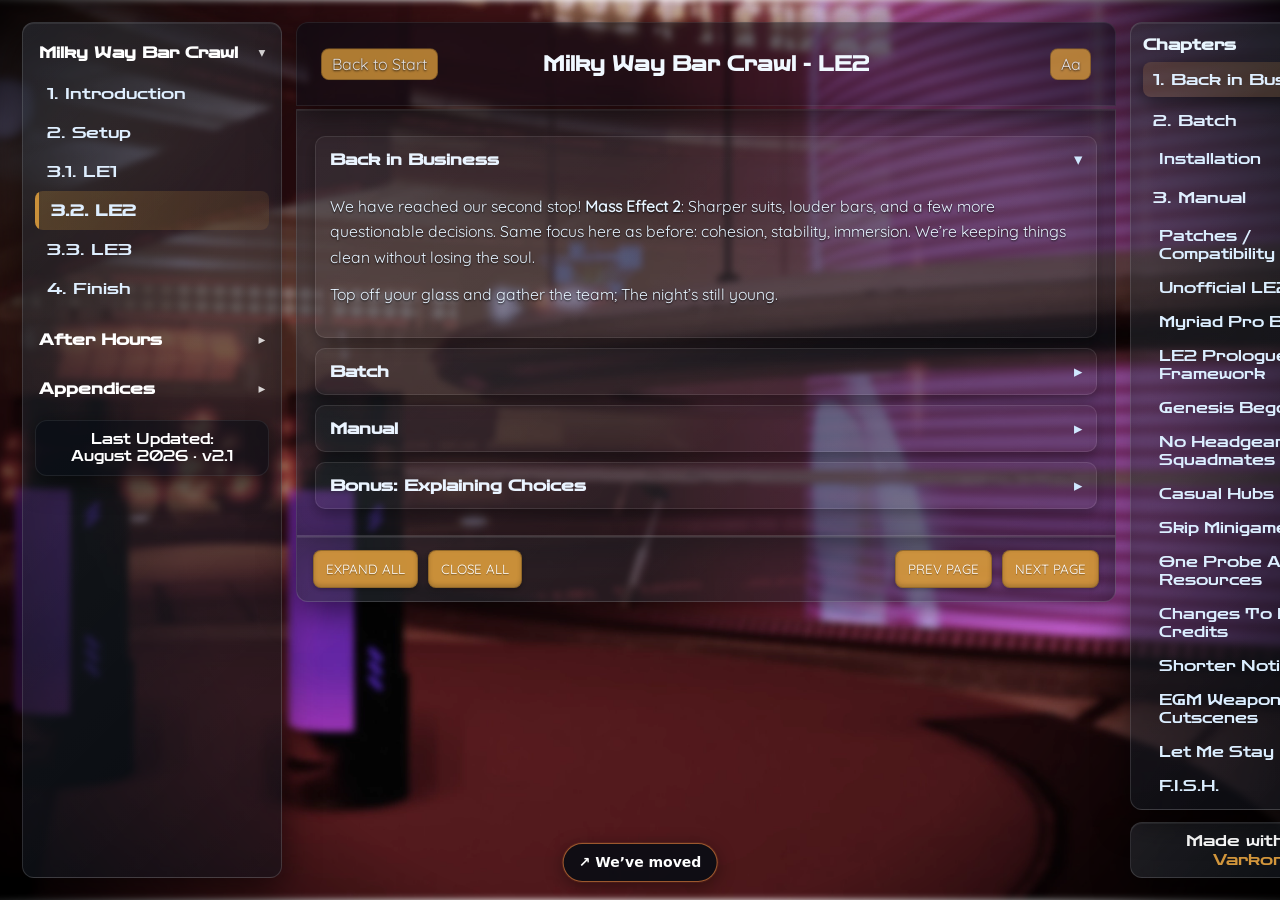
<file: me2.html>
<!DOCTYPE html>
<html lang="en">
<head>
    <meta charset="utf-8" />
    <meta name="viewport" content="width=device-width,initial-scale=1" />

    <title>MWBC | LE2</title>
    <link rel="shortcut icon" href="./custom/favicon.svg" />

    <link rel="stylesheet" href="./custom/css/guide.css" />
    <!-- ME2 (amber) -->
	<link rel="stylesheet" href="./custom/css/me2.css" />
	<link rel="stylesheet" href="./custom/css/migration.css" />
</head>
<body>

    <!-- Background (single reliable layer) -->
    <div class="bg-viewport" aria-hidden="true">
        <div id="bgLayer" class="bg-layer" style="background-image:url('./custom/img/background/bg-me2.webp');"></div>
    </div>
    <div class="bg-vignette" aria-hidden="true"></div>

    <div class="layout" id="layoutRoot">

        <!-- LEFT -->
		<aside class="left-panel" id="leftPanel" role="navigation" aria-label="Chapters">

			<div class="nav-section open" data-section="main">
				<button class="nav-section-header" type="button" aria-expanded="true">
					<span>Milky Way Bar Crawl</span>
					<span class="nav-section-caret">▾</span>
				</button>
				
				<ul class="chap-list">
					<li class="chap-item" data-href="intro.html">
						<a class="chap-link" href="intro.html">1. Introduction</a>
					</li>

					<li class="chap-item" data-href="setup.html">
						<a class="chap-link" href="setup.html">2. Setup</a>
					</li>

					<li class="chap-item" data-href="me1.html">
						<a class="chap-link" href="me1.html">3.1. LE1</a>
					</li>

					<li class="chap-item" data-href="me2.html">
						<a class="chap-link" href="me2.html">3.2. LE2</a>
					</li>

					<li class="chap-item" data-href="me3.html">
						<a class="chap-link" href="me3.html">3.3. LE3</a>
					</li>

					<li class="chap-item" data-href="finish.html">
						<a class="chap-link" href="finish.html">4. Finish</a>
					</li>
				</ul>
			</div>
			
			<div class="nav-section" data-section="after-hours">
				<button class="nav-section-header" type="button" aria-expanded="false">
					<span>After Hours</span>
					<span class="nav-section-caret">▸</span>
				</button>

				<ul class="chap-list">
					<li class="chap-item" data-href="extras.html">
						<a class="chap-link" href="extras.html">5. Extras</a>
					</li>

					<li class="chap-item" data-href="textures.html">
						<a class="chap-link" href="textures.html">6. Textures</a>
					</li>
				</ul>
			</div>
			
			<div class="nav-section" data-section="appendices">
				<button class="nav-section-header" type="button" aria-expanded="false">
					<span>Appendices</span>
					<span class="nav-section-caret">▸</span>
				</button>

				<ul class="chap-list">
					<li class="chap-item" data-href="questions.html">
						<a class="chap-link" href="questions.html">7. Common Questions</a>
					</li>

					<li class="chap-item" data-href="changelog.html">
						<a class="chap-link" href="changelog.html">8. Changelog</a>
					</li>

					<li class="chap-item" data-href="credits.html">
						<a class="chap-link" href="credits.html">9. Credits</a>
					</li>
				</ul>
			</div>
			
			<div class="nav-updated" role="contentinfo">
				Last Updated:<br>
				August 2026 · v2.1
			</div>
			
		</aside>

        <!-- CENTER -->
        <main class="center-col" role="main">
            <div class="content-shell" id="contentShell">

                <div class="title-box">
                    <div id="titleBackground" class="title-bg"></div>
					<button id="home" class="btn text-standard" aria-label="Return to Start"><a href="./index.html">Back to Start</a></button>
                    <h1 id="projectTitle">Milky Way Bar Crawl - LE2</h1>
                    <button id="fontToggle" class="btn text-standard" aria-label="Toggle accessible fonts" title="Font Toggle">Aa</button>
                </div>
				
				<div class="content-progress" aria-hidden="true">
					<div class="content-progress-bar"></div>
				</div>
				
                <article class="content-box" id="contentBox" tabindex="0" aria-labelledby="stepTitle">
					
                    <section id="preamble" class="panel open" data-index="0">
						<header class="panel-header" role="button" aria-expanded="true">
							<h3>Back in Business</h3>
							<div class="caret">▾</div>
						</header>

						<div class="panel-body">
							<p class="text-standard">
								We have reached our second stop! <b>Mass Effect 2</b>: Sharper suits, louder bars, and a few more questionable decisions.  
								Same focus here as before: cohesion, stability, immersion. We’re keeping things clean without losing the soul.
							</p>
							<p class="text-standard">
								Top off your glass and gather the team; The night’s still young.
							</p>
						</div>
					</section>

                    <!-- Batch Section -->
                    <section id="batch" class="panel" data-index="1">
                        <header class="panel-header" role="button" aria-expanded="true">
                            <h3>Batch</h3>
                            <div class="caret">▾</div>
                        </header>

                        <div class="panel-body">
                            <p class="text-standard">
                                A curated night around the galaxy awaits!<br>
                                Our second stop is on Omega, where the famous Afterlife club holds a special surprise for those daring enough:
                            </p>
							
							<p class="text-standard">
								<b>Omega Sling:</b> Bold, smooth, and dangerously intoxicating - a stylish rush through the galaxy's underworld.<br><br>
								<em>Download it directly here (by clicking on the image):</em><br>
								
								<a href="./files/Omega Sling (Milky Way Bar Crawl07-2026).biq2" download>
									<img src="./custom/img/guide-omega-2.webp" 
										 alt="Omega Sling Batch File" 
										 title="Click Me!" 
										 class="download-thumb">
								</a>
								<br>
								
								<em>or from the Nexus page:</em><br>
								<b><u><a href="https://nexusmods.com/masseffectlegendaryedition/mods/3348" target="_blank">Click Me!</a></u></b><br><br>
							</p>
							
							<hr style="color:#fff;width:99%;text-align:left;margin-left:0">
							
                            <div id="batch-starting" class="anchor" data-parent="preamble">
								<h4>Installation</h4>
								<p class="text-standard">
									Who say the journey can't be just as enjoyable as the destination? Here’s the secret to a good bar crawl:
								</p>
								
								<ol class="text-standard">
									<li>Open <b>M3</b>.</li>
									<li>Select <b>Mod Management → Batch Mod Installer</b>.</li>
									<li>
										Load the batch file:<br>
										<ul>
											<li>If you downloaded the list through M3, it will appear automatically.</li>
											<li>If you downloaded it manually, place the file into: 
											<code>(Your M3 folder)/mods/BatchModQueues</code><br>
											Then reopen the Batch Mod Installer.</li>
										</ul>
									</li><br>
									<li>
										Download every mod <b>through the Batch Mod Installer</b> whenever possible. This ensures you get the correct versions of everything.<br> In cases where it is not possible to go through the Installer, simply download and import manually.<br>
										<em><b>Depending on your Nexus membership and file sizes, this may take a little while. Please be patient with your aging barman (28).</b></em>
									</li>
									<li>Once everything has finished downloading, click <b>Install this group</b>.</li>
									<li>When asked if you want to use previously saved options, click Yes.</li>
									<li>Wait until everything is installed, then launch the game once to make sure everything is working.</li>
									<li><b>Congratulations!</b> You've survived the easy part. Before you start playing, head on over to Finish.</li>
								</ol>
							</div>
                        </div>
                    </section>

                    <!-- Manual Section -->
                    <section id="manual" class="panel" data-index="2">
                        <header class="panel-header" role="button" aria-expanded="true">
                            <h3>Manual</h3>
                            <div class="caret">▾</div>
                        </header>

                        <div class="panel-body">
                            <p class="text-standard">
								<b>A colorful selection awaits the adventurous soul.</b><br>
								We continue the night at Afterlife, a club as dangerous as it is intoxicating.<br><br>
								To download a mod, simply click on the link in the card and download the Main File, unless otherwise noted.<br>
								<br><i class="disclaimer">Elkoss Combine would like to take this moment to remind all MWBC participants that, in accordance with Section 4, Subsection 12 of the Terms of Service, the company assumes no responsibility for injuries, fatalities, or regrettable ecounters with mercenary organizations occurring beyond Citadel jurisdiction. Elkoss Combine respects your right to have concerns about this policy.</i>
							</p>
							
							<div id="manual-mod-note" class="anchor" data-parent="manual">
								<h4>Patches / Compatibility</h4>
								<p class="text-standard">
									If you were to install the mods listed below from top to bottom, all relevant patches should appear when needed.<br>
									Remember that you are shaping your own flavor of drink here however, so be sure to always read thoroughly through each mod's Nexus page.
								</p>
							</div>
							
							<br>
                            <hr style="color:#fff;width:99%;text-align:left;margin-left:0">
							<br>
							
							<div id="unofficial-patch" class="mod-card anchor" data-parent="manual">
								<div class="mod-header">
									<h4>
										<a href="https://www.nexusmods.com/masseffectlegendaryedition/mods/8" target="_blank">
											Unofficial LE2 Patch
										</a>
									</h4>
									<div class="mod-author">
										By: <a href="https://www.nexusmods.com/profile/Marcus22Khaar" target="_blank">Marcus22Khaar</a> and Team Pyjak
									</div>
								</div>
								
								<div class="mod-description text-standard">
									If you are only ever going to install a single mod, pick this one.<br>
									Bugfix mods are always a bit unglamorous by nature, but the work the community has put into these ever since the ME2Recalibrated days is beyond astonishing.
								</div>
								
								<div class="mod-note">
									<b>Note:</b> This mod is foundational and required by basically every other mod on this list.
								</div>
							</div>
							
							<br>
                            <!-- <hr style="color:#fff;width:99%;text-align:left;margin-left:0">
							<br> -->
							
							<div id="myriad-pro-begone" class="mod-card anchor" data-parent="manual">
								<div class="mod-header">
									<h4>
										<a href="https://www.nexusmods.com/masseffectlegendaryedition/mods/1070" target="_blank">
											Myriad Pro Begone
										</a>
									</h4>
									<div class="mod-author">
										By: <a href="https://www.nexusmods.com/profile/Audemus" target="_blank">Audemus</a>
									</div>
								</div>
								
								<div class="mod-description text-standard">
									Replaces the font used throughout the game with something more fitting for the setting.
								</div>
								
								<div class="mod-note">
									<b>Note:</b> The file contains versions for every game plus the Launcher. You may import everything or just the LE2 version.
								</div>
							</div>

							<br>
                            <!-- <hr style="color:#fff;width:99%;text-align:left;margin-left:0">
							<br> -->

							<div id="pre-framework" class="mod-card anchor" data-parent="manual">
								<div class="mod-header">
									<h4>
										<a href="https://www.nexusmods.com/masseffectlegendaryedition/mods/2138" target="_blank">
											LE2 Prologue Framework
										</a>
									</h4>
									<div class="mod-author">
										By: <a href="https://www.nexusmods.com/profile/beccatoria" target="_blank">beccatoria</a>
									</div>
								</div>
								
								<div class="mod-description text-standard">
									This game is so borked you need a framework mod to safely edit the prologue.<br>
								</div>
							</div>

							<br>
                            <!-- <hr style="color:#fff;width:99%;text-align:left;margin-left:0">
							<br> -->

							<div id="gen-gone" class="mod-card anchor" data-parent="manual">
								<div class="mod-header">
									<h4>
										<a href="https://www.nexusmods.com/masseffectlegendaryedition/mods/2213" target="_blank">
											Genesis Begone
										</a>
									</h4>
									<div class="mod-author">
										By: <a href="https://www.nexusmods.com/profile/Marcus22Khaar" target="_blank">Marcus22Khaar</a>
									</div>
								</div>
								
								<div class="mod-description text-standard">
									Genesis is an official DLC that attempts to onboard players who skipped ME1 by editing the prologue and adding an interactive comic that recaps the story. In the process, it also makes some rather clumsy changes to the opening. This mod puts everything back where it belongs.
								</div>
								
								<div class="mod-note">
									<b>Note 1:</b> This mod <b>requires</b> LE2 Prologue Framework and Unofficial LE2 Patch.
								</div>
								
								<div class="mod-note">
									<b>Note 2:</b> If you're curious about the interactive comic, you can leave the prompt to view it intact.
								</div>
							</div>
							
							<br>
                            <!-- <hr style="color:#fff;width:99%;text-align:left;margin-left:0">
							<br> -->
							
							<div id="no-head" class="mod-card anchor" data-parent="manual">
								<div class="mod-header">
									<h4>
										<a href="https://www.nexusmods.com/masseffectlegendaryedition/mods/377" target="_blank">
											No Headgear for Squadmates
										</a>
									</h4>
									<div class="mod-author">
										By: <a href="https://www.nexusmods.com/profile/stasismind" target="_blank">stasismind</a>
									</div>
								</div>
								
								<div class="mod-description text-standard">
									Removes the headgear from your squadmates Alternate Appearance Pack armors.
								</div>
							</div>
							
							<br>
                            <!-- <hr style="color:#fff;width:99%;text-align:left;margin-left:0">
							<br> -->

							<div id="casual-hubs" class="mod-card anchor" data-parent="manual">
								<div class="mod-header">
									<h4>
										<a href="https://www.nexusmods.com/masseffectlegendaryedition/mods/1025" target="_blank">
											Casual Hubs
										</a>
									</h4>
									<div class="mod-author">
										By: <a href="https://www.nexusmods.com/profile/rondeeno" target="_blank">rondeeno</a>
									</div>
								</div>
								
								<div class="mod-description text-standard">
									You and your squadmates wear casual outfits during Hub visits (e.g. Citadel) instead of armor.
								</div>
							</div>

							<br>
                            <!-- <hr style="color:#fff;width:99%;text-align:left;margin-left:0">
							<br> -->

							<div id="skip-mini" class="mod-card anchor" data-parent="manual">
								<div class="mod-header">
									<h4>
										<a href="https://www.nexusmods.com/masseffectlegendaryedition/mods/304" target="_blank">
											Skip Minigames
										</a>
									</h4>
									<div class="mod-author">
										By: <a href="https://www.nexusmods.com/profile/Mgamerz" target="_blank">Mgamerz</a>
									</div>
								</div>
								
								<div class="mod-description text-standard">
									Lets you bypass all the different minigames for opening doors and containers.
								</div>
								
								<div class="mod-note">
									<b>Note:</b> I recommend choosing the option that instantly wins the minigame instead of bypassing it altogether. It feels more immersive to me.
								</div>
							</div>

							<br>
                            <!-- <hr style="color:#fff;width:99%;text-align:left;margin-left:0">
							<br> -->

							<div id="one-probe" class="mod-card anchor" data-parent="manual">
								<div class="mod-header">
									<h4>
										<a href="https://www.nexusmods.com/masseffectlegendaryedition/mods/149" target="_blank">
											One Probe All Resources
										</a>
									</h4>
									<div class="mod-author">
										By: <a href="https://www.nexusmods.com/profile/ThievingSix" target="_blank">ThievingSix</a>
									</div>
								</div>
								
								<div class="mod-description text-standard">
									Cuts down on planet scanning time by doing exactly what the title promises.
								</div>
							</div>

							<br>
                            <!-- <hr style="color:#fff;width:99%;text-align:left;margin-left:0">
							<br> -->

							<div id="change-import" class="mod-card anchor" data-parent="manual">
								<div class="mod-header">
									<h4>
										<a href="https://www.nexusmods.com/masseffectlegendaryedition/mods/1396" target="_blank">
											Changes To Imported Credits
										</a>
									</h4>
									<div class="mod-author">
										By: <a href="https://www.nexusmods.com/profile/rokus" target="_blank">rokus</a>
									</div>
								</div>
								
								<div class="mod-description text-standard">
									The Legendary Edition reduced the credits bonus for importing a wealthy Shepard.<br>
									This mod sets the bonus to an amount of your choosing.
								</div>
								
								<div class="mod-note">
									<b>Note:</b> I recommend the 500K credits option. It gives you some breathing room at the start without feeling overpowered.
								</div>
							</div>

							<br>
                            <!-- <hr style="color:#fff;width:99%;text-align:left;margin-left:0">
							<br> -->

							<div id="short-not" class="mod-card anchor" data-parent="manual">
								<div class="mod-header">
									<h4>
										<a href="https://www.nexusmods.com/masseffectlegendaryedition/mods/390" target="_blank">
											Shorter Notifications
										</a>
									</h4>
									<div class="mod-author">
										By: <a href="https://www.nexusmods.com/profile/55tumbl" target="_blank">55tumbl</a>
									</div>
								</div>
								
								<div class="mod-description text-standard">
									Shortens the duration of notification popups.
								</div>
								
								<div class="mod-note">
									<b>Note:</b> I recommend the default option.
								</div>
							</div>

							<br>
                            <!-- <hr style="color:#fff;width:99%;text-align:left;margin-left:0">
							<br> -->

							<div id="egm-weapons" class="mod-card anchor" data-parent="manual">
								<div class="mod-header">
									<h4>
										<a href="https://www.nexusmods.com/masseffectlegendaryedition/mods/2059" target="_blank">
											EGM Weapons in Cutscenes
										</a>
									</h4>
									<div class="mod-author">
										By: <a href="https://www.nexusmods.com/profile/Kkjiro" target="_blank">Kinkojiro</a>
									</div>
								</div>
								
								<div class="mod-description text-standard">
									Backports a feature from Expanded Galaxy Mod (LE3) which swaps the default weapons used during conversations with your actual loadout.
								</div>
							</div>

							<br>
                            <!-- <hr style="color:#fff;width:99%;text-align:left;margin-left:0">
							<br> -->

							<div id="let-stay" class="mod-card anchor" data-parent="manual">
								<div class="mod-header">
									<h4>
										<a href="https://www.nexusmods.com/masseffectlegendaryedition/mods/1872" target="_blank">
											Let Me Stay
										</a>
									</h4>
									<div class="mod-author">
										By: <a href="https://www.nexusmods.com/profile/Marcus22Khaar" target="_blank">Marcus22Khaar</a>
									</div>
								</div>
								
								<div class="mod-description text-standard">
									Removes the popup that appears after certain missions prompting you to leave immediately.
								</div>
							</div>

							<br>
                            <!-- <hr style="color:#fff;width:99%;text-align:left;margin-left:0">
							<br> -->

							<div id="fish-fish" class="mod-card anchor" data-parent="manual">
								<div class="mod-header">
									<h4>
										<a href="https://www.nexusmods.com/masseffectlegendaryedition/mods/1134" target="_blank">
											F.I.S.H.
										</a>
									</h4>
									<div class="mod-author">
										By: <a href="https://www.nexusmods.com/profile/beccatoria" target="_blank">beccatoria</a>
									</div>
								</div>
								
								<div class="mod-description text-standard">
									Kelly will now feed your fish without needing to flirt with her.
								</div>
							</div>

							<br>
                            <!-- <hr style="color:#fff;width:99%;text-align:left;margin-left:0">
							<br> -->

							<div id="fish-food" class="mod-card anchor" data-parent="manual">
								<div class="mod-header">
									<h4>
										<a href="https://www.nexusmods.com/masseffectlegendaryedition/mods/1135" target="_blank">
											Fish Feeder Mod
										</a>
									</h4>
									<div class="mod-author">
										By: <a href="https://www.nexusmods.com/profile/Marcus22Khaar" target="_blank">Marcus22Khaar</a>
									</div>
								</div>
								
								<div class="mod-description text-standard">
									Adds a purchasable automatic fish feeder to the Citadel, preventing unfortunate aquatic accidents.
								</div>
							</div>

							<br>
                            <!-- <hr style="color:#fff;width:99%;text-align:left;margin-left:0">
							<br> -->

							<div id="fate-pallin" class="mod-card anchor" data-parent="manual">
								<div class="mod-header">
									<h4>
										<a href="https://www.nexusmods.com/masseffectlegendaryedition/mods/2087" target="_blank">
											Fate of Executor Pallin
										</a>
									</h4>
									<div class="mod-author">
										By: <a href="https://www.nexusmods.com/profile/Marcus22Khaar" target="_blank">Marcus22Khaar</a>
									</div>
								</div>
								
								<div class="mod-description text-standard">
									Adjusts the lore surrounding the death of Executor Pallin.
								</div>
								
								<div class="mod-note">
									<b>Note:</b> This mod <b>requires</b> an imported save that used LE1 Diversification Project.
								</div>
							</div>

							<br>
                            <!-- <hr style="color:#fff;width:99%;text-align:left;margin-left:0">
							<br> -->

							<div id="pil-ot" class="mod-card anchor" data-parent="manual">
								<div class="mod-header">
									<h4>
										<a href="https://www.nexusmods.com/masseffectlegendaryedition/mods/1298" target="_blank">
											Pilot In Location On Time
										</a>
									</h4>
									<div class="mod-author">
										By: <a href="https://www.nexusmods.com/profile/Marcus22Khaar" target="_blank">Marcus22Khaar</a>
									</div>
								</div>
								
								<div class="mod-description text-standard">
									Adjusts a single line at the end of the Arrival DLC. Yes, really.
								</div>
							</div>

							<br>
                            <!-- <hr style="color:#fff;width:99%;text-align:left;margin-left:0">
							<br> -->

							<div id="stop-auto" class="mod-card anchor" data-parent="manual">
								<div class="mod-header">
									<h4>
										<a href="https://www.nexusmods.com/masseffectlegendaryedition/mods/1432" target="_blank">
											Stop Auto-Equipping Weapons
										</a>
									</h4>
									<div class="mod-author">
										By: <a href="https://www.nexusmods.com/profile/Mistyvail" target="_blank">Mistyvail</a>
									</div>
								</div>
								
								<div class="mod-description text-standard">
									Stops the game from automatically equipping every newly acquired weapon, letting you choose your own loadout.
								</div>
							</div>

							<br>
                            <!-- <hr style="color:#fff;width:99%;text-align:left;margin-left:0">
							<br> -->

							<div id="over-mora" class="mod-card anchor" data-parent="manual">
								<div class="mod-header">
									<h4>
										<a href="https://www.nexusmods.com/masseffectlegendaryedition/mods/468" target="_blank">
											Overlord Morality Fix
										</a>
									</h4>
									<div class="mod-author">
										By: <a href="https://www.nexusmods.com/profile/Marcus22Khaar" target="_blank">Marcus22Khaar</a>
									</div>
								</div>
								
								<div class="mod-description text-standard">
									Restores the morality points that were originally intended to be awarded after the final choice in the Overlord DLC.
								</div>
							</div>

							<br>
                            <!-- <hr style="color:#fff;width:99%;text-align:left;margin-left:0">
							<br> -->

							<div id="battle-tank" class="mod-card anchor" data-parent="manual">
								<div class="mod-header">
									<h4>
										<a href="https://www.nexusmods.com/masseffectlegendaryedition/mods/1316" target="_blank">
											M-44 Battle Tank
										</a>
									</h4>
									<div class="mod-author">
										By: <a href="https://www.nexusmods.com/profile/RepugnantPear" target="_blank">RepugnantPear</a>
									</div>
								</div>
								
								<div class="mod-description text-standard">
									Makes the M-44 Hammerhead tougher and more versatile to use.
								</div>
								
								<div class="mod-note">
									<b>Note:</b> If you enjoy how the Hammerhead handles in vanilla, you may want to skip this one.
								</div>
							</div>
							
							<br>
                            <!-- <hr style="color:#fff;width:99%;text-align:left;margin-left:0">
							<br> -->
							
							<div id="hugo-con" class="mod-card anchor" data-parent="manual">
								<div class="mod-header">
									<h4>
										<a href="https://www.nexusmods.com/masseffectlegendaryedition/mods/1352" target="_blank">
											Hugo Gernsback Consistency
										</a>
									</h4>
									<div class="mod-author">
										By: <a href="https://www.nexusmods.com/profile/RepugnantPear" target="_blank">RepugnantPear</a>
									</div>
								</div>

								<div class="mod-description text-standard">
									Removes ammo drops from Jacob's loyalty mission since the ship crashed before everyone switched to thermal clips.<br>
									You still get an Energy Cell before the final arena fight to top you off, but it makes the mission a little more interesting to play.
								</div>
							</div>
							
							<br>
                            <!-- <hr style="color:#fff;width:99%;text-align:left;margin-left:0">
							<br> -->
							
							<div id="ear-ish" class="mod-card anchor" data-parent="manual">
								<div class="mod-header">
									<h4>
										<a href="https://www.nexusmods.com/masseffectlegendaryedition/mods/1637" target="_blank">
											Early-Ish
										</a>
									</h4>
									<div class="mod-author">
										By: <a href="https://www.nexusmods.com/profile/Marcus22Khaar" target="_blank">Marcus22Khaar</a>
									</div>
								</div>

								<div class="mod-description text-standard">
									Makes Ish show up earlier than usual, allowing you to do their quest from the start of the game.
								</div>
							</div>
							
							<br>
                            <!-- <hr style="color:#fff;width:99%;text-align:left;margin-left:0">
							<br> -->
							
							<div id="short-ever" class="mod-card anchor" data-parent="manual">
								<div class="mod-header">
									<h4>
										<a href="https://www.nexusmods.com/masseffectlegendaryedition/mods/1178" target="_blank">
											Shortest Interrogation Ever
										</a>
									</h4>
									<div class="mod-author">
										By: <a href="https://www.nexusmods.com/profile/LLinden" target="_blank">LLinden</a>
									</div>
								</div>

								<div class="mod-description text-standard">
									During the Interrogation scene in Thane's loyalty mission you have a chance to skip to the end with a high renegade check. This mod removes the morality requirement.
								</div>
							</div>
							
							<br>
                            <!-- <hr style="color:#fff;width:99%;text-align:left;margin-left:0">
							<br> -->
							
							<div id="all-vip" class="mod-card anchor" data-parent="manual">
								<div class="mod-header">
									<h4>
										<a href="https://www.nexusmods.com/masseffectlegendaryedition/mods/1039" target="_blank">
											All VIP Club Encounters
										</a>
									</h4>
									<div class="mod-author">
										By: <a href="https://www.nexusmods.com/profile/Audemus" target="_blank">Audemus</a>
									</div>
								</div>

								<div class="mod-description text-standard">
									During the Afterlife VIP section in Samara's loyalty mission it is normally not required/possible to do every interaction. This mod lets you see them all in one playthrough.
								</div>
							</div>
							
							<br>
                            <!-- <hr style="color:#fff;width:99%;text-align:left;margin-left:0">
							<br> -->
							
							<div id="reform-mail" class="mod-card anchor" data-parent="manual">
								<div class="mod-header">
									<h4>
										<a href="https://www.nexusmods.com/masseffectlegendaryedition/mods/1304" target="_blank">
											Reformatted Emails
										</a>
									</h4>
									<div class="mod-author">
										By: <a href="https://www.nexusmods.com/profile/LLinden" target="_blank">LLinden</a>
									</div>
								</div>

								<div class="mod-description text-standard">
									Reformats all Emails to include the sender's name in the title.
								</div>
							</div>
							
							<br>
                            <!-- <hr style="color:#fff;width:99%;text-align:left;margin-left:0">
							<br> -->
							
							<div id="open-ship" class="mod-card anchor" data-parent="manual">
								<div class="mod-header">
									<h4>
										<a href="https://www.nexusmods.com/masseffectlegendaryedition/mods/2775" target="_blank">
											Open My Ship
										</a>
									</h4>
									<div class="mod-author">
										By: <a href="https://www.nexusmods.com/profile/vegz" target="_blank">vegz</a>
									</div>
								</div>

								<div class="mod-description text-standard">
									Throughout the game many areas of your ship are locked until you recruit the right companion. This mod unlocks the entire ship from the start.
								</div>
							</div>
							
							<br>
                            <!-- <hr style="color:#fff;width:99%;text-align:left;margin-left:0">
							<br> -->
							
							<div id="perm-cic" class="mod-card anchor" data-parent="manual">
								<div class="mod-header">
									<h4>
										<a href="https://www.nexusmods.com/masseffectlegendaryedition/mods/868" target="_blank">
											Permanent CIC Hologram
										</a>
									</h4>
									<div class="mod-author">
										By: <a href="https://www.nexusmods.com/profile/Herobrine24" target="_blank">Herobrine24</a>
									</div>
								</div>

								<div class="mod-description text-standard">
									Makes the holograms in the CIC persistent regardless of where you are.
								</div>

								<div class="mod-note">
									<b>Note:</b> The file contains both the LE2 and LE3 version. You can import both or just the LE2 version.
								</div>
							</div>
							
							<br>
                            <!-- <hr style="color:#fff;width:99%;text-align:left;margin-left:0">
							<br> -->
							
							<div id="plat-hor" class="mod-card anchor" data-parent="manual">
								<div class="mod-header">
									<h4>
										<a href="https://www.nexusmods.com/masseffectlegendaryedition/mods/2083" target="_blank">
											Platonic Post Horizon E-Mail
										</a>
									</h4>
									<div class="mod-author">
										By: <a href="https://www.nexusmods.com/profile/beckabooo" target="_blank">beckabooo</a>
									</div>
								</div>

								<div class="mod-description text-standard">
									A romanced Virmire survivor will actually write an Email to Shepard to explain themselves a bit more. This mod adds a non-romanced version.
								</div>
							</div>
							
							<br>
                            <!-- <hr style="color:#fff;width:99%;text-align:left;margin-left:0">
							<br> -->
							
							<div id="apollo-space" class="mod-card anchor" data-parent="manual">
								<div class="mod-header">
									<h4>
										<a href="https://www.nexusmods.com/masseffectlegendaryedition/mods/1712" target="_blank">
											Apollo Spacesuit Restoration
										</a>
									</h4>
									<div class="mod-author">
										By: <a href="https://www.nexusmods.com/profile/Marcus22Khaar" target="_blank">Marcus22Khaar</a>
									</div>
								</div>

								<div class="mod-description text-standard">
									Donovan Hock's vault was supposed to have an original Apollo spacesuit on display. This mod restores it and the corrosponding line from Kasumi.
								</div>
							</div>
							
							<br>
                            <!-- <hr style="color:#fff;width:99%;text-align:left;margin-left:0">
							<br> -->
							
							<div id="wrex-armor" class="mod-card anchor" data-parent="manual">
								<div class="mod-header">
									<h4>
										<a href="https://www.nexusmods.com/masseffectlegendaryedition/mods/861" target="_blank">
											Wrex and Wreav Consistency Mod
										</a>
									</h4>
									<div class="mod-author">
										By: <a href="https://www.nexusmods.com/profile/Audemus" target="_blank">Audemus</a>
									</div>
								</div>

								<div class="mod-description text-standard">
									Replaces Wrex's armour with his iconic red look from LE3, and backports Wreav's LE3 appearance
								</div>
							</div>
							
							<br>
                            <!-- <hr style="color:#fff;width:99%;text-align:left;margin-left:0">
							<br> -->
							
							<div id="cut-samara" class="mod-card anchor" data-parent="manual">
								<div class="mod-header">
									<h4>
										<a href="https://www.nexusmods.com/masseffectlegendaryedition/mods/1782" target="_blank">
											Samara Cut Shadow Broker Dossier
										</a>
									</h4>
									<div class="mod-author">
										By: <a href="https://www.nexusmods.com/profile/Marcus22Khaar" target="_blank">Marcus22Khaar</a>
									</div>
								</div>

								<div class="mod-description text-standard">
									Restores a cut dossier entry about Samara on the Shadow Brokers terminal.<br>
									Since it was cut it is arguable how canon this entry is, but it doesn't contradict anything.
								</div>
							</div>
							
							<br>
                            <!-- <hr style="color:#fff;width:99%;text-align:left;margin-left:0">
							<br> -->
							
							<div id="shadow-instant" class="mod-card anchor" data-parent="manual">
								<div class="mod-header">
									<h4>
										<a href="https://www.nexusmods.com/masseffectlegendaryedition/mods/1180" target="_blank">
											Instant Shadow Broker Rewards
										</a>
									</h4>
									<div class="mod-author">
										By: <a href="https://www.nexusmods.com/profile/BtEtta" target="_blank">BtEtta</a>
									</div>
								</div>

								<div class="mod-description text-standard">
									Removes the wait timer on the Shadow Broker's Investment Opportunities terminal, allowing you to see the results instantly.
								</div>
							</div>
							
							<br>
                            <!-- <hr style="color:#fff;width:99%;text-align:left;margin-left:0">
							<br> -->
							
							<div id="early-cabin" class="mod-card anchor" data-parent="manual">
								<div class="mod-header">
									<h4>
										<a href="https://www.nexusmods.com/masseffectlegendaryedition/mods/1220" target="_blank">
											Earlier Cabin Invites
										</a>
									</h4>
									<div class="mod-author">
										By: <a href="https://www.nexusmods.com/profile/Padme4000" target="_blank">Padme4000</a>
									</div>
								</div>

								<div class="mod-description text-standard">
									Normally you can only invite your love interest to your cabin in post-game. With this mod you can invite them as soon as their romance is locked in.
								</div>
							</div>
							
							<br>
                            <!-- <hr style="color:#fff;width:99%;text-align:left;margin-left:0">
							<br> -->
							
							<div id="reap-fight" class="mod-card anchor" data-parent="manual">
								<div class="mod-header">
									<h4>
										<a href="https://www.nexusmods.com/masseffectlegendaryedition/mods/1831" target="_blank">
											Reaper Fight Timer
										</a>
									</h4>
									<div class="mod-author">
										By: <a href="https://www.nexusmods.com/profile/Daxvapik" target="_blank">Daxvapik</a>
									</div>
								</div>

								<div class="mod-description text-standard">
									Adds an eight-minute countdown to the final boss. Shepard says the base will explode in ten minutes, and the escape cutscene takes roughly two, so this adds a nice bit of consistency.
								</div>
							</div>
							
							<br>
                            <!-- <hr style="color:#fff;width:99%;text-align:left;margin-left:0">
							<br> -->
							
							<div id="dlc-time" class="mod-card anchor" data-parent="manual">
								<div class="mod-header">
									<h4>
										<a href="https://www.nexusmods.com/masseffectlegendaryedition/mods/382" target="_blank">
											DLC Timings Mod
										</a>
									</h4>
									<div class="mod-author">
										By: <a href="https://www.nexusmods.com/profile/Marcus22Khaar" target="_blank">Marcus22Khaar</a>
									</div>
								</div>

								<div class="mod-description text-standard">
									Lets you adjust when exactly all the DLCs appear.
								</div>

								<div class="mod-note">
									<b>Note:</b> I recommend to push Arrival until after you've completed Lair of the Shadow Broker AND the final mission.
								</div>
							</div>
							
							<br>
                            <!-- <hr style="color:#fff;width:99%;text-align:left;margin-left:0">
							<br> -->
							
							<div id="cerb-mail" class="mod-card anchor" data-parent="manual">
								<div class="mod-header">
									<h4>
										<a href="https://www.nexusmods.com/masseffectlegendaryedition/mods/1624" target="_blank">
											Cerberus Daily News Mails
										</a>
									</h4>
									<div class="mod-author">
										By: <a href="https://www.nexusmods.com/profile/Cirosan" target="_blank">Cirosan</a>
									</div>
								</div>

								<div class="mod-description text-standard">
									Incorporates the defunct Cerberus Daily News articles written by Bioware back into the game as Emails.
								</div>
							</div>
							
							<br>
                            <!-- <hr style="color:#fff;width:99%;text-align:left;margin-left:0">
							<br> -->
							
							<div id="whole-zaeed" class="mod-card anchor" data-parent="manual">
								<div class="mod-header">
									<h4>
										<a href="https://www.nexusmods.com/masseffectlegendaryedition/mods/1384" target="_blank">
											Zaeed's Wholesome Revenge
										</a>
									</h4>
									<div class="mod-author">
										By: <a href="https://www.nexusmods.com/profile/RepugnantPear" target="_blank">RepugnantPear</a>
									</div>
								</div>

								<div class="mod-description text-standard">
									Allows you to safe the refinery and kill Vido if you can finish the back half of the mission in a strict time limit.
								</div>
							</div>
							
							<br>
                            <!-- <hr style="color:#fff;width:99%;text-align:left;margin-left:0">
							<br> -->
							
							<div id="nos-min" class="mod-card anchor" data-parent="manual">
								<div class="mod-header">
									<h4>
										<a href="https://www.nexusmods.com/masseffectlegendaryedition/mods/1205" target="_blank">
											Nos Astra Mineral Exchange
										</a>
									</h4>
									<div class="mod-author">
										By: <a href="https://www.nexusmods.com/profile/beccatoria" target="_blank">beccatoria</a>
									</div>
								</div>

								<div class="mod-description text-standard">
									Adds a mineral exchange terminal on Illium, plus a little voiced quest for when you inevitably go broke.
								</div>
							</div>
							
							<br>
                            <!-- <hr style="color:#fff;width:99%;text-align:left;margin-left:0">
							<br> -->
							
							<div id="get-ro" class="mod-card anchor" data-parent="manual">
								<div class="mod-header">
									<h4>
										<a href="https://www.nexusmods.com/masseffectlegendaryedition/mods/2600" target="_blank">
											Geth Retrofits
										</a>
									</h4>
									<div class="mod-author">
										By: <a href="https://www.nexusmods.com/profile/Audemus" target="_blank">Audemus</a>
									</div>
								</div>

								<div class="mod-description text-standard">
									Overhauls and diversifies the Geth enemies to bring them in line with LE3.
								</div>
							</div>
							
							<br>
                            <!-- <hr style="color:#fff;width:99%;text-align:left;margin-left:0">
							<br> -->
							
							<div id="mod-weap" class="mod-card anchor" data-parent="manual">
								<div class="mod-header">
									<h4>
										<a href="https://www.nexusmods.com/masseffectlegendaryedition/mods/520" target="_blank">
											Modern Weapons Pack
										</a>
									</h4>
									<div class="mod-author">
										By: <a href="https://www.nexusmods.com/profile/Tajfun403" target="_blank">Tajfun403</a>
									</div>
								</div>

								<div class="mod-description text-standard">
									Adds a ton of new weapons to the game. Definitely check out the Nexus page for this one.
								</div>
							</div>
							
							<br>
                            <!-- <hr style="color:#fff;width:99%;text-align:left;margin-left:0">
							<br> -->
							
							<div id="shep-arm" class="mod-card anchor" data-parent="manual">
								<div class="mod-header">
									<h4>
										<a href="https://www.nexusmods.com/masseffectlegendaryedition/mods/5" target="_blank">
											Expanded Shepard Armory
										</a>
									</h4>
									<div class="mod-author">
										By: <a href="https://www.nexusmods.com/profile/Marcus22Khaar" target="_blank">Marcus22Khaar</a>
									</div>
								</div>

								<div class="mod-description text-standard">
									Adds a ton of new armors to the game as well as unlocking helmetless versions of DLC armor.
								</div>

								<div class="mod-note">
									<b>Note:</b> This mod has a <b>soft requirement</b> in Sheploo Appearance Consitency Project. You can find that mod a little further down the list.
								</div>
							</div>
							
							<br>
                            <!-- <hr style="color:#fff;width:99%;text-align:left;margin-left:0">
							<br> -->
							
							<div id="shep-arm-add" class="mod-card anchor" data-parent="manual">
								<div class="mod-header">
									<h4>
										<a href="https://www.nexusmods.com/masseffectlegendaryedition/mods/1846" target="_blank">
											Expanded Squadmate Armory (ESA Addon)
										</a>
									</h4>
									<div class="mod-author">
										By: <a href="https://www.nexusmods.com/profile/Marcus22Khaar" target="_blank">Marcus22Khaar</a>
									</div>
								</div>

								<div class="mod-description text-standard">
									Addon for Expanded Shepard Armory that includes many new armors for squadmates.
								</div>
							</div>
							
							<br>
                            <!-- <hr style="color:#fff;width:99%;text-align:left;margin-left:0">
							<br> -->
							
							<div id="ext-rom" class="mod-card anchor" data-parent="manual">
								<div class="mod-header">
									<h4>
										<a href="https://www.nexusmods.com/masseffectlegendaryedition/mods/1198" target="_blank">
											Extended Romance Scenes
										</a>
									</h4>
									<div class="mod-author">
										By: <a href="https://www.nexusmods.com/profile/Scottina123" target="_blank">Scottina123</a>, Jenya66, Padme4000, Mellin and Khaar
									</div>
								</div>

								<div class="mod-description text-standard">
									Backports the longer romance scenes from LE3.
								</div>
							</div>
							
							<br>
                            <!-- <hr style="color:#fff;width:99%;text-align:left;margin-left:0">
							<br> -->
							
							<div id="liara-con" class="mod-card anchor" data-parent="manual">
								<div class="mod-header">
									<h4>
										<a href="https://www.nexusmods.com/masseffectlegendaryedition/mods/1062" target="_blank">
											Liara Consistency Mod
										</a>
									</h4>
									<div class="mod-author">
										By: <a href="https://www.nexusmods.com/profile/Marcus22Khaar" target="_blank">Marcus22Khaar</a>
									</div>
								</div>

								<div class="mod-description text-standard">
									Updates Liara's design to make it consistent across games.
								</div>

								<div class="mod-note">
									<b>Note 1:</b> You have two options here. Personally I recommend her LE3 appearance to have her be consistent throughout the trilogy.<br>
								</div>
								<div class="mod-note">
									<b>Note 3:</b> If you plan on following the Textures section later, the LE3 version is required.
								</div>
							</div>
							
							<br>
                            <!-- <hr style="color:#fff;width:99%;text-align:left;margin-left:0">
							<br> -->
							
							<div id="liara-armor" class="mod-card anchor" data-parent="manual">
								<div class="mod-header">
									<h4>
										<a href="https://www.nexusmods.com/masseffectlegendaryedition/mods/1781" target="_blank">
											Liara's Alternate LE3 Armor for LotSB (LE2)
										</a>
									</h4>
									<div class="mod-author">
										By: <a href="https://www.nexusmods.com/profile/Marcus22Khaar" target="_blank">Marcus22Khaar</a>
									</div>
								</div>

								<div class="mod-description text-standard">
									Backports Liara's Alternate Appearance Armor from LE3 for the combat segments in Lair of the Shadow Broker.
								</div>
							</div>
							
							<br>
                            <!-- <hr style="color:#fff;width:99%;text-align:left;margin-left:0">
							<br> -->
							
							<div id="uni-udina" class="mod-card anchor" data-parent="manual">
								<div class="mod-header">
									<h4>
										<a href="https://www.nexusmods.com/masseffectlegendaryedition/mods/2715" target="_blank">
											Unique Udina Face Restored LE2
										</a>
									</h4>
									<div class="mod-author">
										By: <a href="https://www.nexusmods.com/profile/Marcus22Khaar" target="_blank">Marcus22Khaar</a>
									</div>
								</div>

								<div class="mod-description text-standard">
									Backports a unique look for Udina that was cut from LE3 and later reused for Bryson from the Leviathan DLC.<br>
									Takes a little getting used to but honestly it suits him.
								</div>
							</div>
							
							<br>
                            <!-- <hr style="color:#fff;width:99%;text-align:left;margin-left:0">
							<br> -->
							
							<div id="aria-con" class="mod-card anchor" data-parent="manual">
								<div class="mod-header">
									<h4>
										<a href="https://www.nexusmods.com/masseffectlegendaryedition/mods/1068" target="_blank">
											Aria Consistency Mod
										</a>
									</h4>
									<div class="mod-author">
										By: <a href="https://www.nexusmods.com/profile/Marcus22Khaar" target="_blank">Marcus22Khaar</a>
									</div>
								</div>

								<div class="mod-description text-standard">
									Updates Aria's design to bring it in line with her LE3 appearance.
								</div>
							</div>
							
							<br>
                            <!-- <hr style="color:#fff;width:99%;text-align:left;margin-left:0">
							<br> -->
							
							<div id="quari-con" class="mod-card anchor" data-parent="manual">
								<div class="mod-header">
									<h4>
										<a href="https://www.nexusmods.com/masseffectlegendaryedition/mods/2157" target="_blank">
											Quarian Admirality Board Consistency
										</a>
									</h4>
									<div class="mod-author">
										By: <a href="https://www.nexusmods.com/profile/Marcus22Khaar" target="_blank">Marcus22Khaar</a>
									</div>
								</div>

								<div class="mod-description text-standard">
									Updates the Quarian Admirals designs to bring it in line with their LE3 appearances.
								</div>
							</div>
							
							<br>
                            <!-- <hr style="color:#fff;width:99%;text-align:left;margin-left:0">
							<br> -->
							
							<div id="ori-mir" class="mod-card anchor" data-parent="manual">
								<div class="mod-header">
									<h4>
										<a href="https://www.nexusmods.com/masseffectlegendaryedition/mods/413" target="_blank">
											Oriana Looks Like Miranda's Twin
										</a>
									</h4>
									<div class="mod-author">
										By: <a href="https://www.nexusmods.com/profile/Marcus22Khaar" target="_blank">Marcus22Khaar</a>
									</div>
								</div>

								<div class="mod-description text-standard">
									Changes Oriana's face into Miranda's so they actually look like twins.<br>
									It'll forever remain a mystery why no one at Bioware thought to do this.
								</div>
							</div>
							
							<br>
                            <!-- <hr style="color:#fff;width:99%;text-align:left;margin-left:0">
							<br> -->
							
							<div id="cerb-alli" class="mod-card anchor" data-parent="manual">
								<div class="mod-header">
									<h4>
										<a href="https://www.nexusmods.com/masseffectlegendaryedition/mods/1021" target="_blank">
											Cerberus and Alliance Uniform Consistency
										</a>
									</h4>
									<div class="mod-author">
										By: <a href="https://www.nexusmods.com/profile/Audemus" target="_blank">Audemus</a>
									</div>
								</div>

								<div class="mod-description text-standard">
									Backports the appearance of fatigues and armor for Cerberus and Alliance from LE3.
								</div>
							</div>
							
							<br>
                            <!-- <hr style="color:#fff;width:99%;text-align:left;margin-left:0">
							<br> -->
							
							<div id="cerb-lad" class="mod-card anchor" data-parent="manual">
								<div class="mod-header">
									<h4>
										<a href="https://www.nexusmods.com/masseffectlegendaryedition/mods/376" target="_blank">
											Cerberus Ladies Wear Cerberus
										</a>
									</h4>
									<div class="mod-author">
										By: <a href="https://www.nexusmods.com/profile/Marcus22Khaar" target="_blank">Marcus22Khaar</a>
									</div>
								</div>

								<div class="mod-description text-standard">
									Restores the correct uniforms to most female Cerberus crew members.
								</div>

								<div class="mod-note">
									<b>Note:</b> If you want to restore the original hair of Kelly and Kenson I'd recommend using the next mod instead of the option given here.
								</div>
							</div>
							
							<br>
                            <!-- <hr style="color:#fff;width:99%;text-align:left;margin-left:0">
							<br> -->
							
							<div id="kel-ken" class="mod-card anchor" data-parent="manual">
								<div class="mod-header">
									<h4>
										<a href="https://www.nexusmods.com/masseffectlegendaryedition/mods/1000" target="_blank">
											Kelly and Kenson Restoration
										</a>
									</h4>
									<div class="mod-author">
										By: <a href="https://www.nexusmods.com/profile/Audemus" target="_blank">Audemus</a>
									</div>
								</div>

								<div class="mod-description text-standard">
									Restores the original hair of Kelly and Dr. Kenson.
								</div>
							</div>
							
							<br>
                            <!-- <hr style="color:#fff;width:99%;text-align:left;margin-left:0">
							<br> -->
							
							<div id="early-rec" class="mod-card anchor" data-parent="manual">
								<div class="mod-header">
									<h4>
										<a href="https://www.nexusmods.com/masseffectlegendaryedition/mods/384" target="_blank">
											Early Recruitment
										</a>
									</h4>
									<div class="mod-author">
										By: <a href="https://www.nexusmods.com/profile/beccatoria" target="_blank">beccatoria</a>
									</div>
								</div>

								<div class="mod-description text-standard">
									Allows you to recruit everyone from the start of the game.
								</div>

								<div class="mod-note">
									<b>Note:</b> I recommend choosing the Classic version, but having Legion from the start is also fun.
								</div>
							</div>
							
							<br>
                            <!-- <hr style="color:#fff;width:99%;text-align:left;margin-left:0">
							<br> -->
							
							<div id="hack-ande" class="mod-card anchor" data-parent="manual">
								<div class="mod-header">
									<h4>
										<a href="https://www.nexusmods.com/masseffectlegendaryedition/mods/1063" target="_blank">
											Anderson and Hackett Consistency Mod
										</a>
									</h4>
									<div class="mod-author">
										By: <a href="https://www.nexusmods.com/profile/Marcus22Khaar" target="_blank">Marcus22Khaar</a>
									</div>
								</div>

								<div class="mod-description text-standard">
									Backports the LE3 dress blues for Anderson and Hackett.
								</div>
							</div>
							
							<br>
                            <!-- <hr style="color:#fff;width:99%;text-align:left;margin-left:0">
							<br> -->
							
							<div id="shep-loo" class="mod-card anchor" data-parent="manual">
								<div class="mod-header">
									<h4>
										<a href="https://www.nexusmods.com/masseffectlegendaryedition/mods/484" target="_blank">
											Sheploo Appearance Consistency Project
										</a>
									</h4>
									<div class="mod-author">
										By: <a href="https://www.nexusmods.com/profile/Marcus22Khaar" target="_blank">Marcus22Khaar</a>
									</div>
								</div>

								<div class="mod-description text-standard">
									Makes the default MaleShep body consistent with how it looks in LE1 and LE3.
								</div>
							</div>
							
							<br>
                            <!-- <hr style="color:#fff;width:99%;text-align:left;margin-left:0">
							<br> -->
							
							<div id="kas-umi" class="mod-card anchor" data-parent="manual">
								<div class="mod-header">
									<h4>
										<a href="https://www.nexusmods.com/masseffectlegendaryedition/mods/1484" target="_blank">
											Kasumi Eye Tweak
										</a>
									</h4>
									<div class="mod-author">
										By: <a href="https://www.nexusmods.com/profile/CawCrowche" target="_blank">CawCrowche</a>
									</div>
								</div>

								<div class="mod-description text-standard">
									Edits Kasumi's eyes to be actually visible.
								</div>
							</div>
							
							<br>
                            <!-- <hr style="color:#fff;width:99%;text-align:left;margin-left:0">
							<br> -->
							
							<div id="imp-nor" class="mod-card anchor" data-parent="manual">
								<div class="mod-header">
									<h4>
										<a href="https://www.nexusmods.com/masseffectlegendaryedition/mods/874" target="_blank">
											Improved Normandy Crash Site Flashback Textures
										</a>
									</h4>
									<div class="mod-author">
										By: <a href="https://www.nexusmods.com/profile/Audemus" target="_blank">Audemus</a>
									</div>
								</div>

								<div class="mod-description text-standard">
									Updates the flashback images shown during the Normandy Crash Site DLC.
								</div>
							</div>
							
							<br>
                            <!-- <hr style="color:#fff;width:99%;text-align:left;margin-left:0">
							<br> -->
							
							<div id="kai-ash" class="mod-card anchor" data-parent="manual">
								<div class="mod-header">
									<h4>
										<a href="https://www.nexusmods.com/masseffectlegendaryedition/mods/1799" target="_blank">
											Kaidan and Ashley LE3 Armors for Horizon
										</a>
									</h4>
									<div class="mod-author">
										By: <a href="https://www.nexusmods.com/profile/Marcus22Khaar" target="_blank">Marcus22Khaar</a>
									</div>
								</div>

								<div class="mod-description text-standard">
									Backports Kaidan's and Ashley's iconic armors for Horizon.
								</div>
							</div>
							
							<br>
                            <!-- <hr style="color:#fff;width:99%;text-align:left;margin-left:0">
							<br> -->
							
							<div id="sub-tle" class="mod-card anchor" data-parent="manual">
								<div class="mod-header">
									<h4>
										<a href="https://www.nexusmods.com/masseffectlegendaryedition/mods/3257" target="_blank">
											Subtle Ammo Icons
										</a>
									</h4>
									<div class="mod-author">
										By: <a href="https://www.nexusmods.com/profile/halfadder" target="_blank">halfadder</a>
									</div>
								</div>

								<div class="mod-description text-standard">
									Less flashy ammo icons for all ammo types.
								</div>
							</div>
							
							<br>
                            <!-- <hr style="color:#fff;width:99%;text-align:left;margin-left:0">
							<br> -->
							
							<div id="exp-le2" class="mod-card anchor" data-parent="manual">
								<div class="mod-header">
									<h4>
										<a href="https://www.nexusmods.com/masseffectlegendaryedition/mods/2535" target="_blank">
											Extended Galaxy Map LE2 (BETA)
										</a>
									</h4>
									<div class="mod-author">
										By: <a href="https://www.nexusmods.com/profile/Marcus22Khaar" target="_blank">Marcus22Khaar</a>
									</div>
								</div>

								<div class="mod-description text-standard">
									 Explore, scan and mine the entirety of the trilogy's planets, moons, systems and clusters.
								</div>
							</div>
							
							<br>
                            <!-- <hr style="color:#fff;width:99%;text-align:left;margin-left:0">
							<br> -->
							
							<div id="pin-apartment" class="mod-card anchor" data-parent="manual">
								<div class="mod-header">
									<h4>
										<a href="https://www.nexusmods.com/masseffectlegendaryedition/mods/2536" target="_blank">
											Interactive Intai'sei Apartment (LE2)
										</a>
									</h4>
									<div class="mod-author">
										By: <a href="https://www.nexusmods.com/profile/Marcus22Khaar" target="_blank">Marcus22Khaar</a>
									</div>
								</div>

								<div class="mod-description text-standard">
									Lets you visit the apartment you earned by completing Pinnacle Station in LE1.
								</div>
								
								<div class="mod-note">
									<b>Note 1:</b> Requires Extended Galaxy Map LE2 with an option that includes the ME1 clusters.
								</div>
								<div class="mod-note">
									<b>Note 2:</b> Also requires an imported save that completed the <i><u><a href="https://www.nexusmods.com/masseffectlegendaryedition/mods/832" target="_blank">Pinnacle Station</a></u></i> mod, otherwise you can't access it.
								</div>
							</div>
							
							<br>
                            <!-- <hr style="color:#fff;width:99%;text-align:left;margin-left:0">
							<br> -->
							
							<div id="me-videos" class="mod-card anchor" data-parent="manual">
								<div class="mod-header">
									<h4>
										<a href="https://www.nexusmods.com/masseffectlegendaryedition/mods/3" target="_blank">
											A Lot Of Videos
										</a>
									</h4>
									<div class="mod-author">
										By: <a href="https://www.nexusmods.com/profile/Audemus" target="_blank">Audemus</a> and ALOV Team
									</div>
								</div>

								<div class="mod-description text-standard">
									Upscales every pre-rendered scene in the trilogy to 4K 60FPS.<br>
									A monumental effort involving scene-by-scene restortation, artifact cleanup, modern Bink 2 encoding, and even recreating some cinematics in-engine.
								</div>
							</div>
							
							<br>
                            <hr style="color:#fff;width:99%;text-align:left;margin-left:0">

                            <div id="manual-mod-patches" class="anchor" data-parent="manual">
								<h4>Next: Mobilizing the Fleets</h4>
								<p class="text-standard">
									Congratulations on finishing the second stop on our journey across the galaxy.<br>
									Your drink empty and your game ready, whether you return with me to the Citadel in search of stranger flavors, or if you call it quits here, I hope you have enjoyed your time thus far.<br>
									If you decide to end the night here be sure to visit the "Finish" page before departing.
								</p>
							</div>
                        </div>
                    </section>
					
					<section id="whatthewhy" class="panel" data-index="3">
						<header class="panel-header" role="button" aria-expanded="true">
							<h3>Bonus: Explaining Choices</h3>
							<div class="caret">▾</div>
						</header>
						
						<div class="panel-body">
							<p class="text-standard">
								Some visitors have asked me, "Barman, why did you choose X? Why not Y?"<br>
								While I won't bore you with justifying every single decision, there are a few big ones where I'll indulge you.
							</p>
							
							<br><br>
							
							<div id="no-one-is-ever-gonna-read-these-right" class="mod-card anchor" data-parent="whatthewhy">
								<div class="mod-header">
									<h4>
										Nothing here yet
									</h4>
								</div>
								
								<div class="mod-description text-standard">
									 Hmm, awkward.
								</div>
							</div>
						</div>
					</section>
                </article>

                <!-- Pager -->
                <div class="pager-box pager" role="navigation" aria-label="Panel navigation">
                    <div class="pager-left">
                        <button class="btn text-standard" id="expandAllBtn" aria-label="Expand all panels">Expand All</button>
                        <button class="btn text-standard" id="closeAllBtn" aria-label="Close all panels">Close All</button>
                    </div>

                    <div class="pager-right">
                        <button class="btn text-standard" id="prevPageBtn" aria-label="Previous page">Prev Page</button>
                        <button class="btn text-standard" id="nextPageBtn" aria-label="Next page">Next Page</button>
                    </div>
                </div>

                <div class="bottom-strip" aria-hidden="true"></div>
            </div>
        </main>

        <!-- RIGHT -->
        <aside class="right-panel">
            <div class="contents-panel" role="navigation" aria-label="Contents">
                <h4>Chapters</h4>
                <nav>
                    <ul id="contentsList" class="contents-list"></ul>
                </nav>
            </div>

            <div class="made-by" role="contentinfo">
                Made with <span class="heart">♥</span> by <span class="name"><a href="https://guidelume.github.io" target="_blank">Varkorax</a></span>
            </div>
        </aside>

    </div>

    <script src="./custom/js/guide.js" defer></script>
    <script>
        document.addEventListener('DOMContentLoaded', () => {
            const toggle = document.getElementById('fontToggle');
            const key = 'accessibleFonts';
            const enabled = localStorage.getItem(key) === 'true';

            if (enabled) document.body.classList.add('accessible-fonts');

            toggle.addEventListener('click', () => {
                document.body.classList.toggle('accessible-fonts');
                localStorage.setItem(key, document.body.classList.contains('accessible-fonts'));
            });

        });
    </script>

	<script src="./custom/js/migration.js"></script>
</body>
</html>
</file>
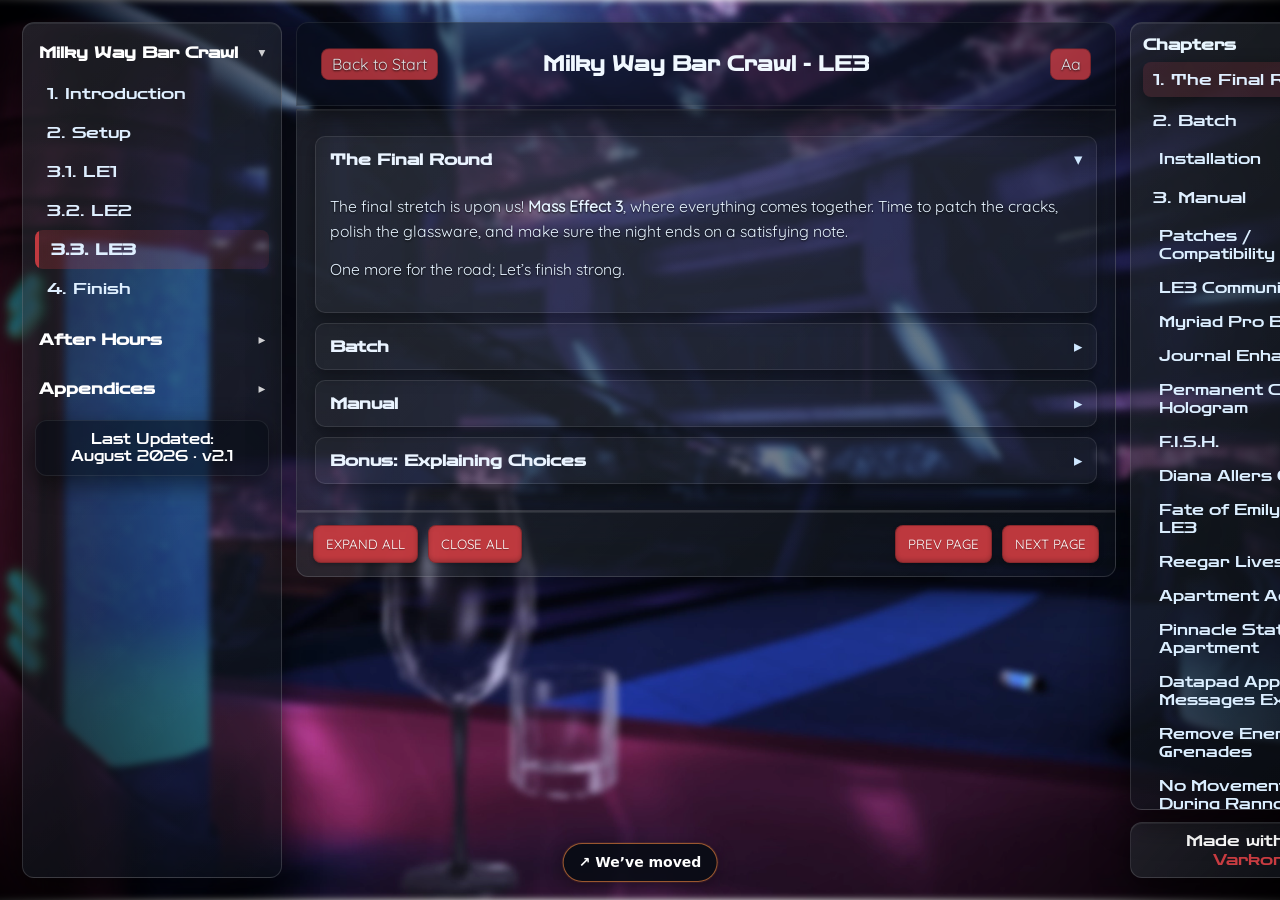
<file: me3.html>
<!DOCTYPE html>
<html lang="en">
<head>
    <meta charset="utf-8" />
    <meta name="viewport" content="width=device-width,initial-scale=1" />

    <title>MWBC | LE3</title>
    <link rel="shortcut icon" href="./custom/favicon.svg" />

    <link rel="stylesheet" href="./custom/css/guide.css" />
    <!-- ME3 (muted red) -->
	<link rel="stylesheet" href="./custom/css/me3.css" />
	<link rel="stylesheet" href="./custom/css/migration.css" />
</head>
<body>

    <!-- Background (single reliable layer) -->
    <div class="bg-viewport" aria-hidden="true">
        <div id="bgLayer" class="bg-layer" style="background-image:url('./custom/img/background/bg-me3.webp');"></div>
    </div>
    <div class="bg-vignette" aria-hidden="true"></div>

    <div class="layout" id="layoutRoot">

        <!-- LEFT -->
		<aside class="left-panel" id="leftPanel" role="navigation" aria-label="Chapters">

			<div class="nav-section open" data-section="main">
				<button class="nav-section-header" type="button" aria-expanded="true">
					<span>Milky Way Bar Crawl</span>
					<span class="nav-section-caret">▾</span>
				</button>
				
				<ul class="chap-list">
					<li class="chap-item" data-href="intro.html">
						<a class="chap-link" href="intro.html">1. Introduction</a>
					</li>

					<li class="chap-item" data-href="setup.html">
						<a class="chap-link" href="setup.html">2. Setup</a>
					</li>

					<li class="chap-item" data-href="me1.html">
						<a class="chap-link" href="me1.html">3.1. LE1</a>
					</li>

					<li class="chap-item" data-href="me2.html">
						<a class="chap-link" href="me2.html">3.2. LE2</a>
					</li>

					<li class="chap-item" data-href="me3.html">
						<a class="chap-link" href="me3.html">3.3. LE3</a>
					</li>

					<li class="chap-item" data-href="finish.html">
						<a class="chap-link" href="finish.html">4. Finish</a>
					</li>
				</ul>
			</div>
			
			<div class="nav-section" data-section="after-hours">
				<button class="nav-section-header" type="button" aria-expanded="false">
					<span>After Hours</span>
					<span class="nav-section-caret">▸</span>
				</button>

				<ul class="chap-list">
					<li class="chap-item" data-href="extras.html">
						<a class="chap-link" href="extras.html">5. Extras</a>
					</li>

					<li class="chap-item" data-href="textures.html">
						<a class="chap-link" href="textures.html">6. Textures</a>
					</li>
				</ul>
			</div>
			
			<div class="nav-section" data-section="appendices">
				<button class="nav-section-header" type="button" aria-expanded="false">
					<span>Appendices</span>
					<span class="nav-section-caret">▸</span>
				</button>

				<ul class="chap-list">
					<li class="chap-item" data-href="questions.html">
						<a class="chap-link" href="questions.html">7. Common Questions</a>
					</li>

					<li class="chap-item" data-href="changelog.html">
						<a class="chap-link" href="changelog.html">8. Changelog</a>
					</li>

					<li class="chap-item" data-href="credits.html">
						<a class="chap-link" href="credits.html">9. Credits</a>
					</li>
				</ul>
			</div>
			
			<div class="nav-updated" role="contentinfo">
				Last Updated:<br>
				August 2026 · v2.1
			</div>
			
		</aside>

        <!-- CENTER -->
        <main class="center-col" role="main">
            <div class="content-shell" id="contentShell">

                <div class="title-box">
                    <div id="titleBackground" class="title-bg"></div>
					<button id="home" class="btn text-standard" aria-label="Return to Start"><a href="./index.html">Back to Start</a></button>
                    <h1 id="projectTitle">Milky Way Bar Crawl - LE3</h1>
                    <button id="fontToggle" class="btn text-standard" aria-label="Toggle accessible fonts" title="Font Toggle">Aa</button>
                </div>
				
				<div class="content-progress" aria-hidden="true">
					<div class="content-progress-bar"></div>
				</div>
				
                <article class="content-box" id="contentBox" tabindex="0" aria-labelledby="stepTitle">
					
					<section id="preamble" class="panel open" data-index="0">
						<header class="panel-header" role="button" aria-expanded="true">
							<h3>The Final Round</h3>
							<div class="caret">▾</div>
						</header>

						<div class="panel-body">
							<p class="text-standard">
								The final stretch is upon us! <b>Mass Effect 3</b>, where everything comes together.  
								Time to patch the cracks, polish the glassware, and make sure the night ends on a satisfying note.
							</p>
							<p class="text-standard">
								One more for the road; Let’s finish strong.
							</p>
						</div>
					</section>

                    <!-- Batch Section -->
                    <section id="batch" class="panel" data-index="1">
                        <header class="panel-header" role="button" aria-expanded="true">
                            <h3>Batch</h3>
                            <div class="caret">▾</div>
                        </header>

                        <div class="panel-body">
                            <p class="text-standard">
                                A curated night around the galaxy awaits!<br>
                                We end the night back at the Citadel, where the club Purgatory holds a secret for all who enjoy a good ending:
                            </p>
							
							<p class="text-standard">
								<b>Purgatory on the Rocks:</b> Dark, burning, and bittersweet - one last drink at the edge of all things.<br><br>
								<em>Download it directly here (by clicking on the image):</em><br>
								
								<a href="./files/Purgatory on the Rocks (Milky Way Bar Crawl07-2026).biq2" download>
									<img src="./custom/img/guide-purgatory-2.webp" 
										 alt="Purgatory on the Rocks Batch File" 
										 title="Click Me!" 
										 class="download-thumb">
								</a>
								<br>
								
								<em>or from the Nexus page:</em><br>
								<b><u><a href="https://nexusmods.com/masseffectlegendaryedition/mods/3348" target="_blank">Click Me!</a></u></b><br><br>
							</p>
							
							<hr style="color:#fff;width:99%;text-align:left;margin-left:0">
							
                            <div id="batch-starting" class="anchor" data-parent="preamble">
								<h4>Installation</h4>
								<p class="text-standard">
									Who say the journey can't be just as enjoyable as the destination? Here’s the secret to a good bar crawl:
								</p>
								
								<ol class="text-standard">
									<li>Open <b>M3</b>.</li>
									<li>Select <b>Mod Management → Batch Mod Installer</b>.</li>
									<li>
										Load the batch file:<br>
										<ul>
											<li>If you downloaded the list through M3, it will appear automatically.</li>
											<li>If you downloaded it manually, place the file into: 
											<code>(Your M3 folder)/mods/BatchModQueues</code><br>
											Then reopen the Batch Mod Installer.</li>
										</ul>
									</li><br>
									<li>
										Download every mod <b>through the Batch Mod Installer</b> whenever possible. This ensures you get the correct versions of everything.<br> In cases where it is not possible to go through the Installer, simply download and import manually.<br>
										<em><b>Depending on your Nexus membership and file sizes, this may take a little while. Please be patient with your aging barman (28).</b></em>
									</li>
									<li>Once everything has finished downloading, click <b>Install this group</b>.</li>
									<li>When asked if you want to use previously saved options, click Yes.</li>
									<li>Wait until everything is installed, then launch the game once to make sure everything is working.</li>
									<li><b>Congratulations!</b> You've survived the easy part. Before you start playing, head on over to Finish.</li>
								</ol>
							</div>
							
							<br>
							<div class="caution">
								<div class="icon">*</div>
								<p class="text-standard">
									After installation is complete the Expanded Galaxy Mod Settings utility will open itself.<br>
									Navigate to the <b>Mission Timings</b> tab and for the <b>Citadel DLC</b> switch to <b>Disable DLC (or CEM Full)</b>.<br>
									You need to do this since the list includes Citadel Epilogue Mod (CEM), which turns that DLC into an Epilogue for the game.<br>
									If you do not change this you'll be able to start the DLC like normal, which defeats the purpose of CEM a bit.
								</p>
							</div>
                        </div>
                    </section>

                    <!-- Manual Section -->
					<section id="manual" class="panel" data-index="2">
						<header class="panel-header" role="button" aria-expanded="true">
							<h3>Manual</h3>
							<div class="caret">▾</div>
						</header>

						<div class="panel-body">
							<p class="text-standard">
								<b>A colorful selection awaits the adventurous soul.</b><br>
								We end the night back at the Citadel in club Purgatory, where the dark beats and colorful drinks promise a satisfying end to the night.
							</p>

							<div id="manual-mod-note" class="anchor" data-parent="manual">
								<h4>Patches / Compatibility</h4>
								<p class="text-standard">
									If you were to install the mods listed below from top to bottom, all relevant patches should appear when needed.<br>
									Remember that you are shaping your own flavor of drink here however, so be sure to always read thoroughly through each mod's Nexus page.
								</p>
							</div>
							
							<br>
                            <hr style="color:#fff;width:99%;text-align:left;margin-left:0">
							<br>
							
							<div id="unofficial-patch" class="mod-card anchor" data-parent="manual">
								<div class="mod-header">
									<h4>
										<a href="https://www.nexusmods.com/masseffectlegendaryedition/mods/13" target="_blank">
											LE3 Community Patch
										</a>
									</h4>
									<div class="mod-author">
										By: <a href="https://www.nexusmods.com/profile/KkJiro" target="_blank">Kinkojiro</a> and the LE3 Community Patch Team
									</div>
								</div>
								
								<div class="mod-description text-standard">
									If you are only ever going to install a single mod, pick this one.<br>
									Bugfix mods are always a bit unglamorous by nature, but the work the community has put into these ever since the ME3Recalibrated days is beyond astonishing.
								</div>
								
								<div class="mod-note">
									<b>Note:</b> This mod is foundational and required by basically every other mod on this list.
								</div>
							</div>
							
							<br>
                            <!-- <hr style="color:#fff;width:99%;text-align:left;margin-left:0">
							<br> -->
							
							<div id="myriad-pro-begone" class="mod-card anchor" data-parent="manual">
								<div class="mod-header">
									<h4>
										<a href="https://www.nexusmods.com/masseffectlegendaryedition/mods/1070" target="_blank">
											Myriad Pro Begone
										</a>
									</h4>
									<div class="mod-author">
										By: <a href="https://www.nexusmods.com/profile/Audemus" target="_blank">Audemus</a>
									</div>
								</div>

								<div class="mod-description text-standard">
									Replaces the font used throughout the game with something more fitting for the setting.
								</div>

								<div class="mod-note">
									<b>Note:</b> The file you download has a version for every game plus the Launcher. You may import everything if you want or just choose the LE3 version.
								</div>
							</div>
							
							<br>
                            <!-- <hr style="color:#fff;width:99%;text-align:left;margin-left:0">
							<br> -->
							
							<div id="jour-enh" class="mod-card anchor" data-parent="manual">
								<div class="mod-header">
									<h4>
										<a href="https://www.nexusmods.com/masseffectlegendaryedition/mods/1508" target="_blank">
											Journal Enhanced
										</a>
									</h4>
									<div class="mod-author">
										By: <a href="https://www.nexusmods.com/profile/55tumbl" target="_blank">55tumbl</a>
									</div>
								</div>

								<div class="mod-description text-standard">
									Various QoL enhancements for the journal, such as showing when a mission cannot be done yet or is ready to be turned in.
								</div>
							</div>
							
							<br>
                            <!-- <hr style="color:#fff;width:99%;text-align:left;margin-left:0">
							<br> -->
							
							<div id="perm-cic" class="mod-card anchor" data-parent="manual">
								<div class="mod-header">
									<h4>
										<a href="https://www.nexusmods.com/masseffectlegendaryedition/mods/868" target="_blank">
											Permanent CIC Hologram
										</a>
									</h4>
									<div class="mod-author">
										By: <a href="https://www.nexusmods.com/profile/Herobrine24" target="_blank">Herobrine24</a>
									</div>
								</div>

								<div class="mod-description text-standard">
									Makes the holograms in the CIC persistent regardless of where you are.
								</div>

								<div class="mod-note">
									<b>Note:</b> The file contains both the LE2 and LE3 version. You can import both or just the LE3 version.
								</div>
							</div>
							
							<br>
                            <!-- <hr style="color:#fff;width:99%;text-align:left;margin-left:0">
							<br> -->
							
							<div id="fish-fish" class="mod-card anchor" data-parent="manual">
								<div class="mod-header">
									<h4>
										<a href="https://www.nexusmods.com/masseffectlegendaryedition/mods/386" target="_blank">
											F.I.S.H.
										</a>
									</h4>
									<div class="mod-author">
										By: <a href="https://www.nexusmods.com/profile/beccatoria" target="_blank">beccatoria</a>
									</div>
								</div>

								<div class="mod-description text-standard">
									Traynor will now feed your fish without needing to romance her. Kelly will also return your fish to you regardless of whether you flirted with her during LE2.<br>
									Funnily enough there is a fish feeder in the game you can buy, but it's stupid expensive and doesn't unlock for a while if memory serves.
								</div>
							</div>
							
							<br>
                            <!-- <hr style="color:#fff;width:99%;text-align:left;margin-left:0">
							<br> -->
							
							<div id="diana-over" class="mod-card anchor" data-parent="manual">
								<div class="mod-header">
									<h4>
										<a href="https://www.nexusmods.com/masseffectlegendaryedition/mods/1136" target="_blank">
											Diana Allers Overhaul
										</a>
									</h4>
									<div class="mod-author">
										By: <a href="https://www.nexusmods.com/profile/MentalHygiene" target="_blank">MentalHygiene</a>
									</div>
								</div>

								<div class="mod-description text-standard">
									Visual overhaul for Allers, plus a few new outfit choices for her.
								</div>

								<div class="mod-note">
									<b>Note:</b> If you plan on following the Textures section later this mod is a <b>soft requirement</b>.
								</div>
							</div>
							
							<br>
                            <!-- <hr style="color:#fff;width:99%;text-align:left;margin-left:0">
							<br> -->
							
							<div id="emily-wong" class="mod-card anchor" data-parent="manual">
								<div class="mod-header">
									<h4>
										<a href="https://www.nexusmods.com/masseffectlegendaryedition/mods/1223" target="_blank">
											Fate of Emily Wong LE3
										</a>
									</h4>
									<div class="mod-author">
										By: <a href="https://www.nexusmods.com/profile/matallic" target="_blank">matallic</a>
									</div>
								</div>

								<div class="mod-description text-standard">
									Emily Wong was killed off in a promotional Twitter gimmick account storyline in the leadup to ME3. This mod adds those tweets as an Email you get from Allers.
								</div>
							</div>
							
							<br>
                            <!-- <hr style="color:#fff;width:99%;text-align:left;margin-left:0">
							<br> -->
							
							<div id="ree-gar" class="mod-card anchor" data-parent="manual">
								<div class="mod-header">
									<h4>
										<a href="https://www.nexusmods.com/masseffectlegendaryedition/mods/1129" target="_blank">
											Reegar Lives
										</a>
									</h4>
									<div class="mod-author">
										By: <a href="https://www.nexusmods.com/profile/wrenchwench" target="_blank">wrenchwench</a>
									</div>
								</div>

								<div class="mod-description text-standard">
									Kal'Reegar gets killed off in a news article you receive after Thessia. This mod alters the news story so he survives.
								</div>
							</div>
							
							<br>
                            <!-- <hr style="color:#fff;width:99%;text-align:left;margin-left:0">
							<br> -->
							
							<div id="eas-pull" class="mod-card anchor" data-parent="manual">
								<div class="mod-header">
									<h4>
										<a href="https://www.nexusmods.com/masseffectlegendaryedition/mods/1598" target="_blank">
											Apartment Additions
										</a>
									</h4>
									<div class="mod-author">
										By: <a href="https://www.nexusmods.com/profile/LLinden" target="_blank">LLinden</a>
									</div>
								</div>

								<div class="mod-description text-standard">
									Adds a lot of new decorations for you to purchase for your Citadel DLC apartment.
								</div>
							</div>
							
							<br>
                            <!-- <hr style="color:#fff;width:99%;text-align:left;margin-left:0">
							<br> -->
							
							<div id="pin-ap" class="mod-card anchor" data-parent="manual">
								<div class="mod-header">
									<h4>
										<a href="https://www.nexusmods.com/masseffectlegendaryedition/mods/1588" target="_blank">
											Pinnacle Station Apartment
										</a>
									</h4>
									<div class="mod-author">
										By: <a href="https://www.nexusmods.com/profile/Scottina123" target="_blank">Scottina123</a>
									</div>
								</div>

								<div class="mod-description text-standard">
									Lets you visit your apartment on Intai'sei. You... did remember to play Pinnacle Station right?
								</div>
							</div>
							
							<br>
                            <!-- <hr style="color:#fff;width:99%;text-align:left;margin-left:0">
							<br> -->
							
							<div id="data-pad" class="mod-card anchor" data-parent="manual">
								<div class="mod-header">
									<h4>
										<a href="https://www.nexusmods.com/masseffectlegendaryedition/mods/2790" target="_blank">
											Datapad App Messages Expanded
										</a>
									</h4>
									<div class="mod-author">
										By: <a href="https://www.nexusmods.com/profile/Cirosan" target="_blank">Cirosan</a>
									</div>
								</div>

								<div class="mod-description text-standard">
									When ME3 came out they released a tie-in smartphone app in which characters could send you messages as you played. This mod restores and expands these messages and adds them as Emails.
								</div>
							</div>
							
							<br>
                            <!-- <hr style="color:#fff;width:99%;text-align:left;margin-left:0">
							<br> -->
							
							<div id="en-smo" class="mod-card anchor" data-parent="manual">
								<div class="mod-header">
									<h4>
										<a href="https://www.nexusmods.com/masseffectlegendaryedition/mods/1691" target="_blank">
											Remove Enemy Smoke Grenades
										</a>
									</h4>
									<div class="mod-author">
										By: <a href="https://www.nexusmods.com/profile/Herobrine24" target="_blank">Herobrine24</a>
									</div>
								</div>

								<div class="mod-description text-standard">
									Removes the ability of enemies to use smoke grenades.
								</div>

								<div class="mod-note">
									<b>Note:</b> This is a personal annoyance of mine. You may wish to skip this one.
								</div>
							</div>
							
							<br>
                            <!-- <hr style="color:#fff;width:99%;text-align:left;margin-left:0">
							<br> -->
							
							<div id="no-pen" class="mod-card anchor" data-parent="manual">
								<div class="mod-header">
									<h4>
										<a href="https://www.nexusmods.com/masseffectlegendaryedition/mods/1156" target="_blank">
											No Movement Penalty During Rannoch Boss Fight
										</a>
									</h4>
									<div class="mod-author">
										By: <a href="https://www.nexusmods.com/profile/Herobrine24" target="_blank">Herobrine24</a>
									</div>
								</div>

								<div class="mod-description text-standard">
									Removes the targeting speed penalty when fighting the Reaper on Rannoch that seems to trip up many people.
								</div>
							</div>
							
							<br>
                            <!-- <hr style="color:#fff;width:99%;text-align:left;margin-left:0">
							<br> -->
							
							<div id="get-con" class="mod-card anchor" data-parent="manual">
								<div class="mod-header">
									<h4>
										<a href="https://www.nexusmods.com/masseffectlegendaryedition/mods/1565" target="_blank">
											Infinite Ammo In Geth Consensus
										</a>
									</h4>
									<div class="mod-author">
										By: <a href="https://www.nexusmods.com/profile/Cirosan" target="_blank">Cirosan</a>
									</div>
								</div>

								<div class="mod-description text-standard">
									Removes the recharge time for the virtual gun during the mission in the Geth Consensus.
								</div>
							</div>
							
							<br>
                            <!-- <hr style="color:#fff;width:99%;text-align:left;margin-left:0">
							<br> -->
							
							<div id="ori-m" class="mod-card anchor" data-parent="manual">
								<div class="mod-header">
									<h4>
										<a href="https://www.nexusmods.com/masseffectlegendaryedition/mods/430" target="_blank">
											Oriana Looks Like Miranda's Twin
										</a>
									</h4>
									<div class="mod-author">
										By: <a href="https://www.nexusmods.com/profile/Marcus22Khaar" target="_blank">Marcus22Khaar</a>
									</div>
								</div>

								<div class="mod-description text-standard">
									Changes Oriana's face into Miranda's so they actually look like twins.<br>
									It'll forever remain a mystery why no one at Bioware thought to do this.
								</div>
							</div>
							
							<br>
                            <!-- <hr style="color:#fff;width:99%;text-align:left;margin-left:0">
							<br> -->
							
							<div id="uni-kal" class="mod-card anchor" data-parent="manual">
								<div class="mod-header">
									<h4>
										<a href="https://www.nexusmods.com/masseffectlegendaryedition/mods/1175" target="_blank">
											Unique Kahlee Sanders
										</a>
									</h4>
									<div class="mod-author">
										By: <a href="https://www.nexusmods.com/profile/Marcus22Khaar" target="_blank">Marcus22Khaar</a>
									</div>
								</div>

								<div class="mod-description text-standard">
									Gives Kahlee Sanders a unique appearance based on her how she is described in the books.
								</div>

								<div class="mod-note">
									<b>Note:</b> This mod includes a texture file to update Kahlee's War Asset image. If you plan to texture mod your game, save the file for later.
								</div>
							</div>
							
							<br>
                            <!-- <hr style="color:#fff;width:99%;text-align:left;margin-left:0">
							<br> -->
							
							<div id="kas-umi" class="mod-card anchor" data-parent="manual">
								<div class="mod-header">
									<h4>
										<a href="https://www.nexusmods.com/masseffectlegendaryedition/mods/1484" target="_blank">
											Kasumi Eye Tweak
										</a>
									</h4>
									<div class="mod-author">
										By: <a href="https://www.nexusmods.com/profile/CawCrowche" target="_blank">CawCrowche</a>
									</div>
								</div>

								<div class="mod-description text-standard">
									Edits Kasumi's eyes to be actually visible.
								</div>
							</div>
							
							<br>
                            <!-- <hr style="color:#fff;width:99%;text-align:left;margin-left:0">
							<br> -->
							
							<div id="dre-rem" class="mod-card anchor" data-parent="manual">
								<div class="mod-header">
									<h4>
										<a href="https://www.nexusmods.com/masseffectlegendaryedition/mods/1630" target="_blank">
											Dreams Remade
										</a>
									</h4>
									<div class="mod-author">
										By: <a href="https://www.nexusmods.com/profile/Pauju" target="_blank">Pauju</a>
									</div>
								</div>

								<div class="mod-description text-standard">
									Completely overhauls the dream sequences, making them a lot more impactful and personal to your Shepard's story.<br>
									One of my all time favorite mods for LE3 I think.
								</div>
							</div>
							
							<br>
                            <!-- <hr style="color:#fff;width:99%;text-align:left;margin-left:0">
							<br> -->
							
							<div id="eg-mm" class="mod-card anchor" data-parent="manual">
								<div class="mod-header">
									<h4>
										<a href="https://www.nexusmods.com/masseffectlegendaryedition/mods/1824" target="_blank">
											Expanded Universe - Mod Menu
										</a>
									</h4>
									<div class="mod-author">
										By: Tydeous (currently maintained by <a href="https://www.nexusmods.com/profile/deadspear1" target="_blank">deadspear1</a>)
									</div>
								</div>

								<div class="mod-description text-standard">
									Adds a menu at the start of the game which allows players to select which Extended Universe material they've viewed to prevent spoilers in some mods.
								</div>
							</div>
							
							<br>
                            <!-- <hr style="color:#fff;width:99%;text-align:left;margin-left:0">
							<br> -->
							
							<div id="eg-m" class="mod-card anchor" data-parent="manual">
								<div class="mod-header">
									<h4>
										<a href="https://www.nexusmods.com/masseffectlegendaryedition/mods/422" target="_blank">
											Expanded Galaxy Mod
										</a>
									</h4>
									<div class="mod-author">
										By: <a href="https://www.nexusmods.com/profile/KkJiro" target="_blank">Kinkojiro</a> and the EGM Team
									</div>
								</div>

								<div class="mod-description text-standard">
									A massive overhaul and expansion of the Galactic War part of the game.<br>
									I cannot possibly convey in a few sentences how much this mod adds to the experience, so definitely check out the Nexus page.
								</div>

								<div class="mod-note">
									<b>Note:</b> EGM has its own configuration utility which will open once the mod is installed. Take a moment to familiarize yourself with it.
								</div>
							</div>
							
							<br>
                            <!-- <hr style="color:#fff;width:99%;text-align:left;margin-left:0">
							<br> -->
							
							<div id="sho-no" class="mod-card anchor" data-parent="manual">
								<div class="mod-header">
									<h4>
										<a href="https://www.nexusmods.com/masseffectlegendaryedition/mods/803" target="_blank">
											Shorter Notifications
										</a>
									</h4>
									<div class="mod-author">
										By: <a href="https://www.nexusmods.com/profile/WiredTexan" target="_blank">WiredTexan</a>
									</div>
								</div>

								<div class="mod-description text-standard">
									Shortens the time notification popups stay on screen.
								</div>
							</div>
							
							<br>
                            <!-- <hr style="color:#fff;width:99%;text-align:left;margin-left:0">
							<br> -->
							
							<div id="egm-omega" class="mod-card anchor" data-parent="manual">
								<div class="mod-header">
									<h4>
										<a href="https://www.nexusmods.com/masseffectlegendaryedition/mods/1597" target="_blank">
											Omega Hub
										</a>
									</h4>
									<div class="mod-author">
										By: Tydeous (currently maintained by <a href="https://www.nexusmods.com/profile/deadspear1" target="_blank">deadspear1</a>) and the Elcor Hamlet Appreciation Society
									</div>
								</div>

								<div class="mod-description text-standard">
									Lets you visit Omega as a Hub again after you complete the DLC.
								</div>
							</div>
							
							<br>
                            <!-- <hr style="color:#fff;width:99%;text-align:left;margin-left:0">
							<br> -->
							
							<div id="egm-mir" class="mod-card anchor" data-parent="manual">
								<div class="mod-header">
									<h4>
										<a href="https://www.nexusmods.com/masseffectlegendaryedition/mods/1350" target="_blank">
											Miranda Mod
										</a>
									</h4>
									<div class="mod-author">
										By: <a href="https://www.nexusmods.com/profile/KkJiro" target="_blank">Kinkojiro</a>
									</div>
								</div>

								<div class="mod-description text-standard">
									Post-Horizon Miranda will become a full Squadmate again.
								</div>
							</div>
							
							<br>
                            <!-- <hr style="color:#fff;width:99%;text-align:left;margin-left:0">
							<br> -->
							
							<div id="n7-gift" class="mod-card anchor" data-parent="manual">
								<div class="mod-header">
									<h4>
										<a href="https://www.nexusmods.com/masseffectlegendaryedition/mods/1956" target="_blank">
											N7 - A Spectre's Gift
										</a>
									</h4>
									<div class="mod-author">
										By: <a href="https://www.nexusmods.com/profile/KkJiro" target="_blank">Kinkojiro</a> and the Ark Mod Team
									</div>
								</div>

								<div class="mod-description text-standard">
									Adds a small, but very well made quest tying LE3 to Andromeda.<br>
									Seriously, it is impressive what they manage to do here.
								</div>
							</div>
							
							<br>
                            <!-- <hr style="color:#fff;width:99%;text-align:left;margin-left:0">
							<br> -->
							
							<div id="cit-ep" class="mod-card anchor" data-parent="manual">
								<div class="mod-header">
									<h4>
										<a href="https://www.nexusmods.com/masseffectlegendaryedition/mods/1018" target="_blank">
											Citadel Epilogue Mod
										</a>
									</h4>
									<div class="mod-author">
										By: <a href="https://www.nexusmods.com/profile/Autoola" target="_blank">Autoola</a>, Deager, Audemus and Scottina123
									</div>
								</div>
								
								<div class="mod-description text-standard">
									Lets you play the Citadel DLC as the epilogue of the game. Any mentions of the War or Reapers have been edited out and credits will roll after the party.
								</div>
								
								<div class="mod-note">
									<b>Note 1:</b> I recommend picking CEM Full.<br>
								</div>
								
								<div class="mod-note">
									<b>Note 2:</b> If you are using Expanded Galaxy Mod you <b>need</b> to open its configuration utility and disable the Citadel DLC. Otherwise you will receive the Email to start the DLC as usual.
								</div>
							</div>
							
							<br>
                            <!-- <hr style="color:#fff;width:99%;text-align:left;margin-left:0">
							<br> -->
							
							<div id="au-hap" class="mod-card anchor" data-parent="manual">
								<div class="mod-header">
									<h4>
										<a href="https://www.nexusmods.com/masseffectlegendaryedition/mods/323" target="_blank">
											Audemus' Happy Ending Mod
										</a>
									</h4>
									<div class="mod-author">
										By: <a href="https://www.nexusmods.com/profile/Audemus" target="_blank">Audemus</a>, Scottina123 and KoshVader
									</div>
								</div>

								<div class="mod-description text-standard">
									Changes the ending to a more hopeful one, provided you didn't screw up somewhere.
								</div>
							</div>
							
							<br>
                            <!-- <hr style="color:#fff;width:99%;text-align:left;margin-left:0">
							<br> -->
							
							<div id="arm-exp" class="mod-card anchor" data-parent="manual">
								<div class="mod-header">
									<h4>
										<a href="https://www.nexusmods.com/masseffectlegendaryedition/mods/1269" target="_blank">
											Armax Expansion Mod
										</a>
									</h4>
									<div class="mod-author">
										By: Tydeous (currently maintained by <a href="https://www.nexusmods.com/profile/deadspear1" target="_blank">deadspear1</a>)
									</div>
								</div>

								<div class="mod-description text-standard">
									Expands the Armax Arena Combat Simulator added by the Citadel DLC with new enemies and more.
								</div>
							</div>
							
							<br>
                            <!-- <hr style="color:#fff;width:99%;text-align:left;margin-left:0">
							<br> -->
							
							<div id="har-ov" class="mod-card anchor" data-parent="manual">
								<div class="mod-header">
									<h4>
										<a href="https://www.nexusmods.com/masseffectlegendaryedition/mods/711" target="_blank">
											Harbinger Overhaul Mod
										</a>
									</h4>
									<div class="mod-author">
										By: Tydeous and Mellin (currently maintained by <a href="https://www.nexusmods.com/profile/deadspear1" target="_blank">deadspear1</a>)
									</div>
								</div>

								<div class="mod-description text-standard">
									Changes the appearance of the first Reaper you see during the Prologue to that of Harbinger.
								</div>
							</div>
							
							<br>
                            <!-- <hr style="color:#fff;width:99%;text-align:left;margin-left:0">
							<br> -->
							
							<div id="le3-div" class="mod-card anchor" data-parent="manual">
								<div class="mod-header">
									<h4>
										<a href="https://www.nexusmods.com/masseffectlegendaryedition/mods/1174" target="_blank">
											LE3 Diversification Project
										</a>
									</h4>
									<div class="mod-author">
										By: Tydeous (currently maintained by <a href="https://www.nexusmods.com/profile/deadspear1" target="_blank">deadspear1</a>) and the Elcor Hamlet Appreciation Society
									</div>
								</div>

								<div class="mod-description text-standard">
									A complete overhaul of the game with the goal of making the world feel more lived in.<br>
									This is, I think, my favorite mod for the game. It would be genuinely impossible to summarize just how much this mod does, so definitely check out the Nexus page.
								</div>
							</div>
							
							<br>
                            <!-- <hr style="color:#fff;width:99%;text-align:left;margin-left:0">
							<br> -->
							
							<div id="lia-mo" class="mod-card anchor" data-parent="manual">
								<div class="mod-header">
									<h4>
										<a href="https://www.nexusmods.com/masseffectlegendaryedition/mods/1713" target="_blank">
											Liara Mourns The Dead
										</a>
									</h4>
									<div class="mod-author">
										By: <a href="https://www.nexusmods.com/profile/beccatoria" target="_blank">beccatoria</a>
									</div>
								</div>

								<div class="mod-description text-standard">
									Restores a small, reflective scene with Liara post-coup that got cut.
								</div>
							</div>
							
							<br>
                            <!-- <hr style="color:#fff;width:99%;text-align:left;margin-left:0">
							<br> -->
							
							<div id="egm-spec" class="mod-card anchor" data-parent="manual">
								<div class="mod-header">
									<h4>
										<a href="https://www.nexusmods.com/masseffectlegendaryedition/mods/15" target="_blank">
											Spectre Expansion Mod
										</a>
									</h4>
									<div class="mod-author">
										By: Tydeous (currently maintained by <a href="https://www.nexusmods.com/profile/deadspear1" target="_blank">deadspear1</a>)
									</div>
								</div>

								<div class="mod-description text-standard">
									A complete overhaul and expansion of the Spectre aspect of the game.<br>
									Learn more about how the war is affecting every corner of the Galaxy and make some hard choices which influence your War Assets.
								</div>
							</div>
							
							<br>
                            <!-- <hr style="color:#fff;width:99%;text-align:left;margin-left:0">
							<br> -->
							
							<div id="rea-ro" class="mod-card anchor" data-parent="manual">
								<div class="mod-header">
									<h4>
										<a href="https://www.nexusmods.com/masseffectlegendaryedition/mods/833" target="_blank">
											Reaper Retrofits
										</a>
									</h4>
									<div class="mod-author">
										By: Tydeous (currently maintained by <a href="https://www.nexusmods.com/profile/deadspear1" target="_blank">deadspear1</a>)
									</div>
								</div>

								<div class="mod-description text-standard">
									Overhauls and diversifies the Reaper faction with new enemies.<br>
									The result is more visual variety and a few new combat situations which really lean into the horror of the Reapers.
								</div>
							</div>
							
							<br>
                            <!-- <hr style="color:#fff;width:99%;text-align:left;margin-left:0">
							<br> -->
							
							<div id="tak-ea" class="mod-card anchor" data-parent="manual">
								<div class="mod-header">
									<h4>
										<a href="https://www.nexusmods.com/masseffectlegendaryedition/mods/16" target="_blank">
											Take Earth Back
										</a>
									</h4>
									<div class="mod-author">
										By: Tydeous (currently maintained by <a href="https://www.nexusmods.com/profile/deadspear1" target="_blank">deadspear1</a>)
									</div>
								</div>

								<div class="mod-description text-standard">
									A complete overhaul of the final mission, making it much more appropriate for the trilogy's climax.
								</div>
							</div>
							
							<br>
                            <!-- <hr style="color:#fff;width:99%;text-align:left;margin-left:0">
							<br> -->
							
							<div id="lev-ia" class="mod-card anchor" data-parent="manual">
								<div class="mod-header">
									<h4>
										<a href="https://www.nexusmods.com/masseffectlegendaryedition/mods/2445" target="_blank">
											Leviathan Retrofits
										</a>
									</h4>
									<div class="mod-author">
										By: Tydeous (currently maintained by <a href="https://www.nexusmods.com/profile/deadspear1" target="_blank">deadspear1</a>) and the Elcor Hamlet Appreciation Society
									</div>
								</div>

								<div class="mod-description text-standard">
									Overhauls and diversifies the enemies you face during the Leviathan DLC by adding Collectors from the multiplayer mode that was lost in the LE.
								</div>
							</div>
							
							<br>
                            <!-- <hr style="color:#fff;width:99%;text-align:left;margin-left:0">
							<br> -->
							
							<div id="get-ro" class="mod-card anchor" data-parent="manual">
								<div class="mod-header">
									<h4>
										<a href="https://www.nexusmods.com/masseffectlegendaryedition/mods/847" target="_blank">
											Geth Retrofits
										</a>
									</h4>
									<div class="mod-author">
										By: Tydeous (currently maintained by <a href="https://www.nexusmods.com/profile/deadspear1" target="_blank">deadspear1</a>)
									</div>
								</div>

								<div class="mod-description text-standard">
									Overhauls and diversifies the Geth faction with new enemies.<br>
									The result is more visual variety and a few new combat situations which really lean into the sheer breadth of the Geth army.
								</div>
							</div>
							
							<br>
                            <!-- <hr style="color:#fff;width:99%;text-align:left;margin-left:0">
							<br> -->
							
							<div id="cer-ro" class="mod-card anchor" data-parent="manual">
								<div class="mod-header">
									<h4>
										<a href="https://www.nexusmods.com/masseffectlegendaryedition/mods/709" target="_blank">
											Cerberus Retrofits
										</a>
									</h4>
									<div class="mod-author">
										By: Tydeous (currently maintained by <a href="https://www.nexusmods.com/profile/deadspear1" target="_blank">deadspear1</a>)
									</div>
								</div>

								<div class="mod-description text-standard">
									Overhauls and diversifies Cerberus with new enemies.<br>
									The result is more visual variety and a ton of new combat encounters against named enemy commanders and new enemy types, making Cerberus a lot more fun to fight.
								</div>
							</div>
							
							<br>
                            <!-- <hr style="color:#fff;width:99%;text-align:left;margin-left:0">
							<br> -->
							
							<div id="rew-kai" class="mod-card anchor" data-parent="manual">
								<div class="mod-header">
									<h4>
										<a href="https://www.nexusmods.com/masseffectlegendaryedition/mods/1038" target="_blank">
											Reworked Kai Leng
										</a>
									</h4>
									<div class="mod-author">
										By: <a href="https://www.nexusmods.com/profile/Pauju" target="_blank">Pauju</a>
									</div>
								</div>

								<div class="mod-description text-standard">
									Overhauls Kai Leng by removing most of his dialogue and putting a helmet on him.<br>
									Sounds flippant, I know, but it genuinely works. Strip away his nonsensical dialogue, hide his face, and he suddenly feels a whole lot more like the dangerous Cerberus operative the game keeps insisting he is.<br>
									Optionally, the mod also switches out Kai Leng with a Phantom during the Citadel Coup, which makes for a nice introduction to a new enemy type.
								</div>
							</div>
							
							<br>
                            <!-- <hr style="color:#fff;width:99%;text-align:left;margin-left:0">
							<br> -->
							
							<div id="cat-ro" class="mod-card anchor" data-parent="manual">
								<div class="mod-header">
									<h4>
										<a href="https://www.nexusmods.com/masseffectlegendaryedition/mods/2410" target="_blank">
											CAT6 Retrofits
										</a>
									</h4>
									<div class="mod-author">
										By: Tydeous (currently maintained by <a href="https://www.nexusmods.com/profile/deadspear1" target="_blank">deadspear1</a>) and the Elcor Hamlet Appreciation Society
									</div>
								</div>

								<div class="mod-description text-standard">
									Overhauls and diversifies the CAT6 faction from the Citadel DLC.<br>
									The result is more visual variety and new combat encounters against named enemy commanders and new enemy types, making them more fun to fight.
								</div>
							</div>
							
							<br>
                            <!-- <hr style="color:#fff;width:99%;text-align:left;margin-left:0">
							<br> -->
							
							<div id="uni-udina" class="mod-card anchor" data-parent="manual">
								<div class="mod-header">
									<h4>
										<a href="https://www.nexusmods.com/masseffectlegendaryedition/mods/2716" target="_blank">
											Unique Udina Face Restored LE3
										</a>
									</h4>
									<div class="mod-author">
										By: <a href="https://www.nexusmods.com/profile/Marcus22Khaar" target="_blank">Marcus22Khaar</a>
									</div>
								</div>

								<div class="mod-description text-standard">
									Restores a unique, unused look for Udina that was later recycled for Bryson from the Leviathan DLC.<br>
									Takes a little getting used to, but it fits his character pretty well.
								</div>
							</div>
							
							<br>
                            <!-- <hr style="color:#fff;width:99%;text-align:left;margin-left:0">
							<br> -->
							
							<div id="sub-tle" class="mod-card anchor" data-parent="manual">
								<div class="mod-header">
									<h4>
										<a href="https://www.nexusmods.com/masseffectlegendaryedition/mods/3257" target="_blank">
											Subtle Ammo Icons
										</a>
									</h4>
									<div class="mod-author">
										By: <a href="https://www.nexusmods.com/profile/halfadder" target="_blank">halfadder</a>
									</div>
								</div>

								<div class="mod-description text-standard">
									Less flashy ammo icons for all ammo types.
								</div>
							</div>
							
							<br>
                            <!-- <hr style="color:#fff;width:99%;text-align:left;margin-left:0">
							<br> -->
							
							<div id="le3-op" class="mod-card anchor" data-parent="manual">
								<div class="mod-header">
									<h4>
										<a href="https://www.nexusmods.com/masseffectlegendaryedition/mods/19" target="_blank">
											LE3 Opening Remaster
										</a>
									</h4>
									<div class="mod-author">
										By: <a href="https://www.nexusmods.com/profile/Mellin" target="_blank">Mellin</a> and Audemus
									</div>
								</div>

								<div class="mod-description text-standard">
									Restores the slightly longer opening that came with the demo of the original release and upscales it to 4K60fps.
								</div>
							</div>
							
							<br>
                            <!-- <hr style="color:#fff;width:99%;text-align:left;margin-left:0">
							<br> -->
							
							<div id="me-videos" class="mod-card anchor" data-parent="manual">
								<div class="mod-header">
									<h4>
										<a href="https://www.nexusmods.com/masseffectlegendaryedition/mods/3" target="_blank">
											A Lot Of Videos
										</a>
									</h4>
									<div class="mod-author">
										By: <a href="https://www.nexusmods.com/profile/Audemus" target="_blank">Audemus</a> and ALOV Team
									</div>
								</div>
								
								<div class="mod-description text-standard">
									Upscales every pre-rendered scene in the trilogy to 4K 60FPS.<br>
									A monumental effort involving scene-by-scene restortation, artifact cleanup, modern Bink 2 encoding, and even recreating some cinematics in-engine.
								</div>
								<!-- <div class="mod-description text-standard">
									Upscales every pre-rendered video in the trilogy to 4K 60 FPS, greatly improving visual quality while preserving the originals.<br>
									The work done here is really impressive, across both OT and LE.
								</div> -->
								
								<div class="mod-note">
									<b>Note:</b> At 18GB, this is by far the biggest mod on the list and will take a very long time to download. If possible, consider a month of Nexus Premium or use the provided torrent.
								</div>
							</div>
							
							<br>
							<hr style="color:#fff;width:99%;text-align:left;margin-left:0">
							
							<div id="manual-mod-patches" class="anchor" data-parent="manual">
								<h4>Lights Out</h4>
								<p class="text-standard">
									Congratulations on finishing the last stop on our journey across the galaxy.<br>
									Your drink empty and your game ready, whether you continue with me to After Hours in search of exotic flavors, or if you call it quits here, I hope you have enjoyed your time thus far.<br>
									If you decide to end the night here be sure to visit the "Finish" page before departing.
								</p>
							</div>
						</div>
					</section>
					
					<section id="whatthewhy" class="panel" data-index="3">
						<header class="panel-header" role="button" aria-expanded="true">
							<h3>Bonus: Explaining Choices</h3>
							<div class="caret">▾</div>
						</header>
						
						<div class="panel-body">
							<p class="text-standard">
								Some visitors have asked me, "Barman, why did you choose X? Why not Y?"<br>
								While I won't bore you with justifying every single decision, there are a few big ones where I'll indulge you.
							</p>
							
							<br><br>
							
							<div id="no-one-is-ever-gonna-read-these-right" class="mod-card anchor" data-parent="whatthewhy">
								<div class="mod-header">
									<h4>
										<i>LE3 Diversification Project</i> over <i>Project Variety</i>
									</h4>
								</div>
								
								<div class="mod-description text-standard">
									Both mods do broadly the same thing: they expand the universe of LE3. So why did I choose LE3DP?<br><br>
									
									The short version is that I prefer its implementation. Some of the additions in Project Variety don't feel quite as polished or well-integrated to me, and I'm not particularly interested in its cosmetic additions, such as all the extra outfits.<br><br>
									
									More importantly, perhaps, LE3DP better fits what I'm trying to accomplish with this guide. Despite the sheer amount of content it adds, I find it tends to feel more like Vanilla+ (or at least closer to that philosophy) than PV does. That is admittedly a very subjective assessment, and I'm sure someone else could play both and come away with the exact opposite impression.<br><br>
									
									In summary, this isn't really a case of "LE3DP good, PV bad." Project Variety is a really fun beast of a mod. I simply prefer what LE3DP does, and I think it fits the overall direction of this guide better.
								</div>
							</div>
						</div>
					</section>
					
                </article>

                <!-- Pager -->
                <div class="pager-box pager" role="navigation" aria-label="Panel navigation">
                    <div class="pager-left">
                        <button class="btn text-standard" id="expandAllBtn" aria-label="Expand all panels">Expand All</button>
                        <button class="btn text-standard" id="closeAllBtn" aria-label="Close all panels">Close All</button>
                    </div>

                    <div class="pager-right">
                        <button class="btn text-standard" id="prevPageBtn" aria-label="Previous page">Prev Page</button>
                        <button class="btn text-standard" id="nextPageBtn" aria-label="Next page">Next Page</button>
                    </div>
                </div>

                <div class="bottom-strip" aria-hidden="true"></div>
            </div>
        </main>

        <!-- RIGHT -->
        <aside class="right-panel">
            <div class="contents-panel" role="navigation" aria-label="Contents">
                <h4>Chapters</h4>
                <nav>
                    <ul id="contentsList" class="contents-list"></ul>
                </nav>
            </div>

            <div class="made-by" role="contentinfo">
                Made with <span class="heart">♥</span> by <span class="name"><a href="https://guidelume.github.io" target="_blank">Varkorax</a></span>
            </div>
        </aside>

    </div>

    <script src="./custom/js/guide.js" defer></script>
    <script>
    document.addEventListener('DOMContentLoaded', () => {
        const toggle = document.getElementById('fontToggle');
        const key = 'accessibleFonts';
        const enabled = localStorage.getItem(key) === 'true';

        if (enabled) document.body.classList.add('accessible-fonts');

        toggle.addEventListener('click', () => {
            document.body.classList.toggle('accessible-fonts');
            localStorage.setItem(key, document.body.classList.contains('accessible-fonts'));
        });

    });
    </script>

	<script src="./custom/js/migration.js"></script>
</body>
</html>
</file>
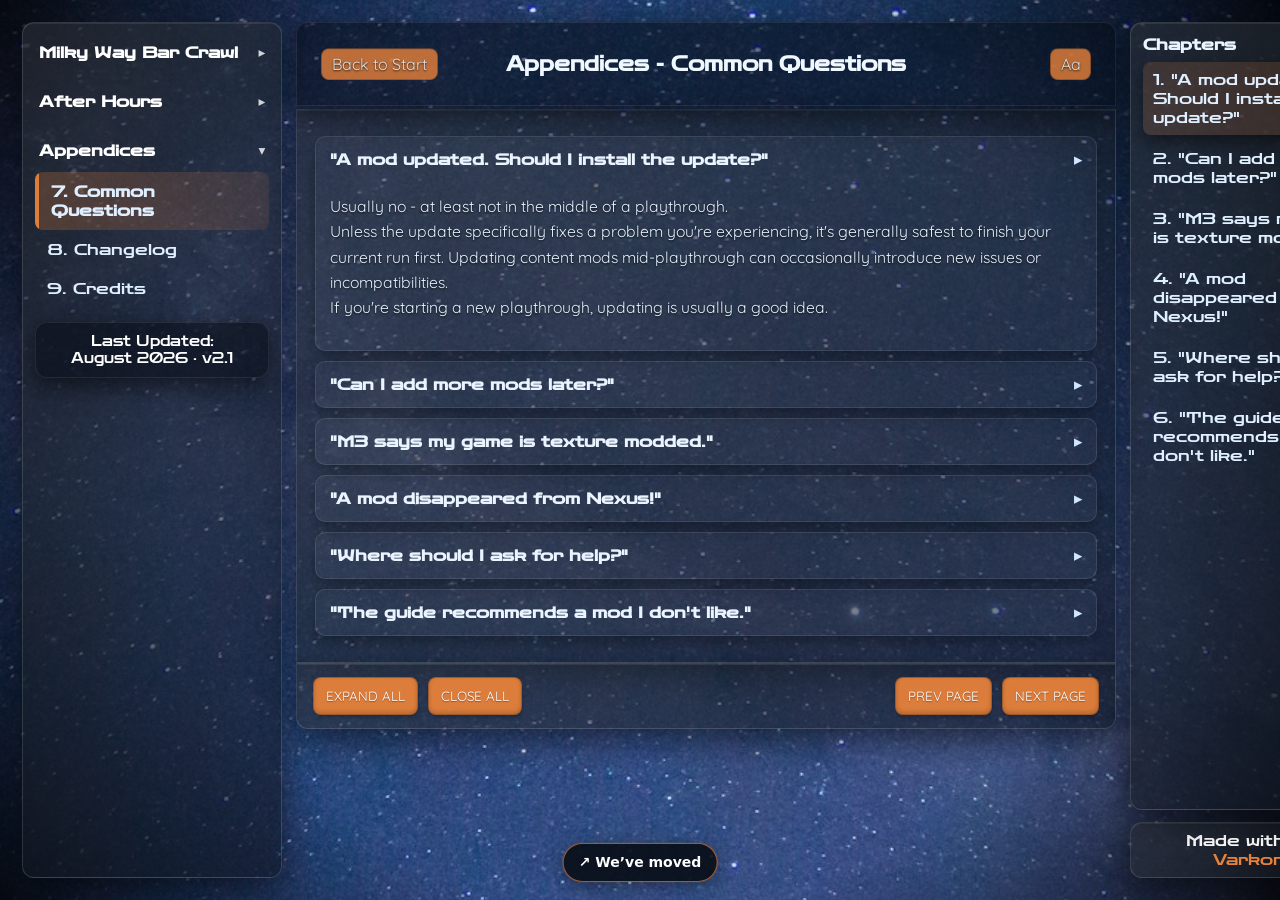
<file: questions.html>
<!DOCTYPE html>
<html lang="en">
<head>
    <meta charset="utf-8" />
    <meta name="viewport" content="width=device-width,initial-scale=1" />
    
    <title>MWBC | Common Questions</title>
    <link rel="shortcut icon" href="./custom/favicon.svg" />
    
    <link rel="stylesheet" href="./custom/css/guide.css" />
	<link rel="stylesheet" href="./custom/css/migration.css" />
</head>
<body>

    <!-- Background (single reliable layer) -->
    <div class="bg-viewport" aria-hidden="true">
        <div id="titleBackground" class="title-bg" style="background-image:url('./custom/img/background/bg-galaxy-14.jpg');"></div>
    </div>
    <div class="bg-vignette" aria-hidden="true"></div>

    <div class="layout" id="layoutRoot">

        <!-- LEFT -->
		<aside class="left-panel" id="leftPanel" role="navigation" aria-label="Chapters">

			<div class="nav-section open" data-section="main">
				<button class="nav-section-header" type="button" aria-expanded="true">
					<span>Milky Way Bar Crawl</span>
					<span class="nav-section-caret">▾</span>
				</button>
				
				<ul class="chap-list">
					<li class="chap-item" data-href="intro.html">
						<a class="chap-link" href="intro.html">1. Introduction</a>
					</li>

					<li class="chap-item" data-href="setup.html">
						<a class="chap-link" href="setup.html">2. Setup</a>
					</li>

					<li class="chap-item" data-href="me1.html">
						<a class="chap-link" href="me1.html">3.1. LE1</a>
					</li>

					<li class="chap-item" data-href="me2.html">
						<a class="chap-link" href="me2.html">3.2. LE2</a>
					</li>

					<li class="chap-item" data-href="me3.html">
						<a class="chap-link" href="me3.html">3.3. LE3</a>
					</li>

					<li class="chap-item" data-href="finish.html">
						<a class="chap-link" href="finish.html">4. Finish</a>
					</li>
				</ul>
			</div>
			
			<div class="nav-section" data-section="after-hours">
				<button class="nav-section-header" type="button" aria-expanded="false">
					<span>After Hours</span>
					<span class="nav-section-caret">▸</span>
				</button>

				<ul class="chap-list">
					<li class="chap-item" data-href="extras.html">
						<a class="chap-link" href="extras.html">5. Extras</a>
					</li>

					<li class="chap-item" data-href="textures.html">
						<a class="chap-link" href="textures.html">6. Textures</a>
					</li>
				</ul>
			</div>
			
			<div class="nav-section" data-section="appendices">
				<button class="nav-section-header" type="button" aria-expanded="false">
					<span>Appendices</span>
					<span class="nav-section-caret">▸</span>
				</button>

				<ul class="chap-list">
					<li class="chap-item" data-href="questions.html">
						<a class="chap-link" href="questions.html">7. Common Questions</a>
					</li>

					<li class="chap-item" data-href="changelog.html">
						<a class="chap-link" href="changelog.html">8. Changelog</a>
					</li>

					<li class="chap-item" data-href="credits.html">
						<a class="chap-link" href="credits.html">9. Credits</a>
					</li>
				</ul>
			</div>
			
			<div class="nav-updated" role="contentinfo">
				Last Updated:<br>
				August 2026 · v2.1
			</div>
			
		</aside>
        
        <!-- CENTER -->
        <main class="center-col" role="main">
            <div class="content-shell" id="contentShell">

                <div class="title-box">
                    <div id="titleBackground" class="title-bg"></div>
					<button id="home" class="btn text-standard" aria-label="Return to Start"><a href="./index.html">Back to Start</a></button>
                    <h1 id="projectTitle">Appendices - Common Questions</h1>
                    <button id="fontToggle" class="btn text-standard" aria-label="Toggle accessible fonts" title="Font Toggle">Aa</button>
                </div>
				
				<div class="content-progress" aria-hidden="true">
						<div class="content-progress-bar"></div>
				</div>
				
                <article class="content-box" id="contentBox" tabindex="0" aria-labelledby="stepTitle">
                    
                    <!-- Panel 0 -->
                    <section id="faq" class="panel" data-index="0">
                        <header class="panel-header" role="button" aria-expanded="true">
                            <h3>"A mod updated. Should I install the update?"</h3>
                            <div class="caret">▾</div>
                        </header>
                        <div class="panel-body">
                            <p class="text-standard">
								Usually no - at least not in the middle of a playthrough.<br>
								Unless the update specifically fixes a problem you're experiencing, it's generally safest to finish your current run first. Updating content mods mid-playthrough can occasionally introduce new issues or incompatibilities.<br>
								If you're starting a new playthrough, updating is usually a good idea.
                            </p>
                        </div>
                    </section>

                    <!-- Panel 1 -->
                    <section id="faq" class="panel" data-index="1">
                        <header class="panel-header" role="button" aria-expanded="false">
                            <h3>"Can I add more mods later?"</h3>
                            <div class="caret">▾</div>
                        </header>
                        <div class="panel-body">
                            <p class="text-standard">
								Absolutely.<br>
								As long as you haven't started installing texture mods yet, you can keep expanding your setup whenever you like.
                            </p>
                        </div>
                    </section>

                    <!-- Panel 2 -->
                    <section id="faq" class="panel" data-index="2">
                        <header class="panel-header" role="button" aria-expanded="false">
                            <h3>"M3 says my game is texture modded."</h3>
                            <div class="caret">▾</div>
                        </header>
                        <div class="panel-body">
                            <p class="text-standard">
								If you texture modded your game, that's expected.<br>
								It's a safety feature of M3 to protect your game from corruption.<br>
								If you need to install additional content mods, you'll need to restore a clean backup or reinstall the game.
                            </p>
                        </div>
                    </section>

                    <!-- Panel 3 -->
                    <section id="faq" class="panel" data-index="3">
                        <header class="panel-header" role="button" aria-expanded="false">
                            <h3>"A mod disappeared from Nexus!"</h3>
                            <div class="caret">▾</div>
                        </header>
                        <div class="panel-body">
                            <p class="text-standard">
								It happens from time to time.<br>
								Authors sometimes hide, replace, or remove their work.<br>
								If that affects this guide I'll either replace the recommendation or update the list during the next maintenance pass.
                            </p>
                        </div>
                    </section>

                    <!-- Panel 4 -->
                    <section id="faq" class="panel" data-index="4">
                        <header class="panel-header" role="button" aria-expanded="false">
                            <h3>"Where should I ask for help?"</h3>
                            <div class="caret">▾</div>
                        </header>
                        <div class="panel-body">
                            <p class="text-standard">
								If you've run into trouble:<br>
								<ol style="font-family: 'Quicksand'">
									<li>Read the mod's description page.</li>
									<li>Check the comments section on Nexus.</li>
									<li>Check this guide to make sure nothing was skipped.</li>
									<li>If you're still stuck, feel free to contact me.</li>
								</ol>
                            </p>
                        </div>
                    </section>
					
					<!-- Panel 5 -->
                    <section id="faq" class="panel" data-index="5">
                        <header class="panel-header" role="button" aria-expanded="false">
                            <h3>"The guide recommends a mod I don't like."</h3>
                            <div class="caret">▾</div>
                        </header>
                        <div class="panel-body">
                            <p class="text-standard">
								That's perfectly fine.<br>
								This is a curated guide, not the only correct way to mod Mass Effect.<br>
								Skip anything that doesn't appeal to you - just keep an eye on any dependencies or compatibility notes.
                            </p>
                        </div>
                    </section>

                </article>
                
                <!-- Pager -->
                <div class="pager-box pager" role="navigation" aria-label="Panel navigation">
                    <div class="pager-left">
                        <button class="btn text-standard" id="expandAllBtn" aria-label="Expand all panels">Expand All</button>
                        <button class="btn text-standard" id="closeAllBtn" aria-label="Close all panels">Close All</button>
                    </div>

                    <div class="pager-right">
                        <button class="btn text-standard" id="prevPageBtn" aria-label="Previous page">Prev Page</button>
                        <button class="btn text-standard" id="nextPageBtn" aria-label="Next page">Next Page</button>
                    </div>
                </div>

                <div class="bottom-strip" aria-hidden="true"></div>
            </div>
        </main>

        <!-- RIGHT -->
        <aside class="right-panel">
            <div class="contents-panel" role="navigation" aria-label="Contents">
                <h4>Chapters</h4>
                <nav>
                    <ul id="contentsList" class="contents-list"></ul>
                </nav>
            </div>

            <div class="made-by" role="contentinfo">
                Made with <span class="heart">♥</span> by <span class="name"><a href="https://guidelume.github.io" target="_blank">Varkorax</a></span>
            </div>
        </aside>

    </div>

    <script src="./custom/js/guide.js" defer></script>
    <script>
        document.addEventListener('DOMContentLoaded', () => {
            const toggle = document.getElementById('fontToggle');
            const key = 'accessibleFonts';
            const enabled = localStorage.getItem(key) === 'true';

            if (enabled) document.body.classList.add('accessible-fonts');

            toggle.addEventListener('click', () => {
                document.body.classList.toggle('accessible-fonts');
                localStorage.setItem(key, document.body.classList.contains('accessible-fonts'));
            });
        });
    </script>

	<script src="./custom/js/migration.js"></script>
</body>
</html>
</file>
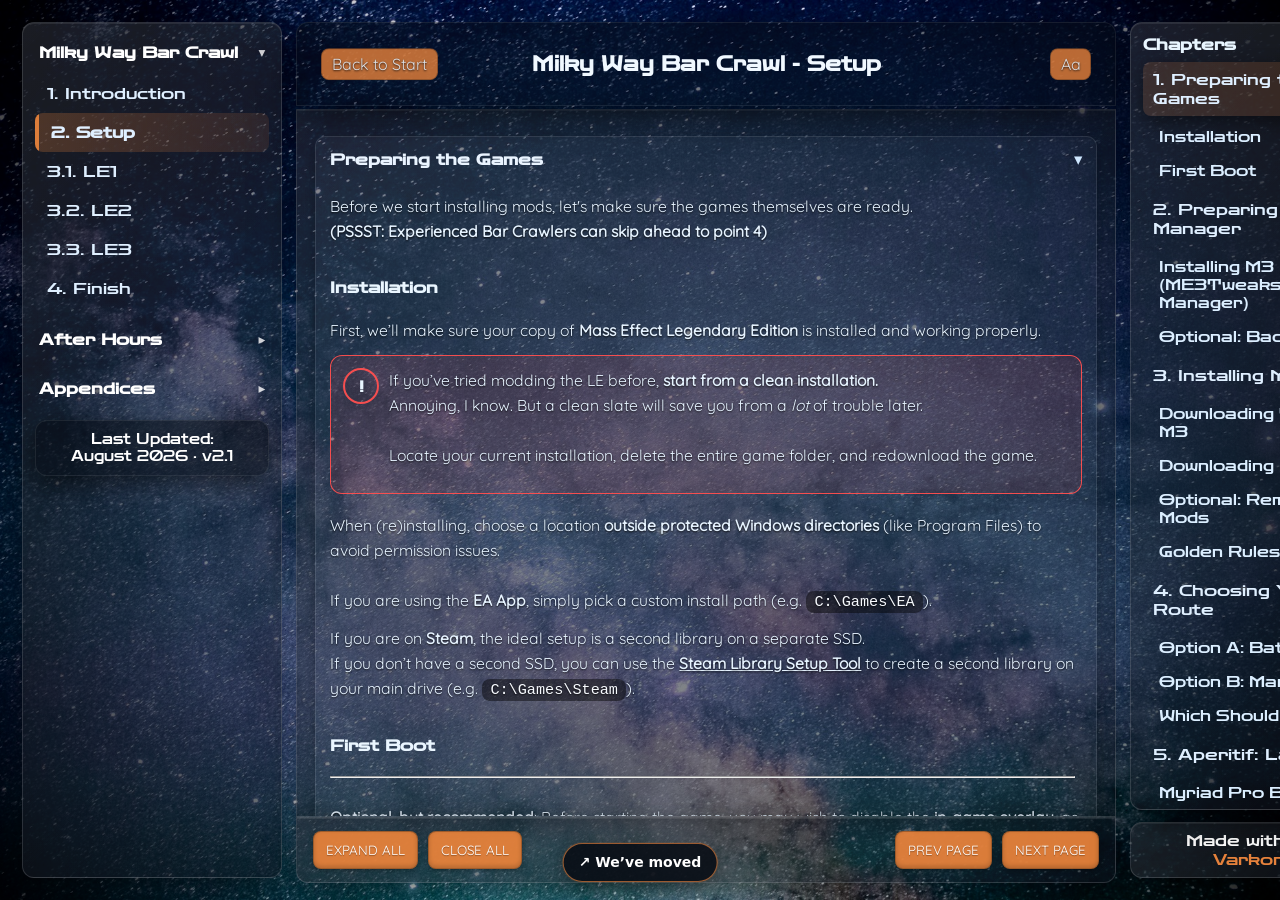
<file: setup.html>
<!DOCTYPE html>
<html lang="en">
<head>
	<meta charset="utf-8" />
	<meta name="viewport" content="width=device-width,initial-scale=1" />

	<title>MWBC | Setup</title>
	<link rel="shortcut icon" href="./custom/favicon.svg" />

	<link rel="stylesheet" href="./custom/external/glightbox/dist/css/glightbox.css" />
	<link rel="stylesheet" href="./custom/css/guide.css" />
	<link rel="stylesheet" href="./custom/css/me1.css" />
	<style>
	:root {
		--accent-r: 230;   /* darker orange */
		--accent-g: 130;
		--accent-b: 60;
		--accent: var(--accent-r),var(--accent-g),var(--accent-b);
	}
	</style>
	<link rel="stylesheet" href="./custom/css/migration.css" />
</head>
<body>

	<!-- Background (single reliable layer) -->
	<div class="bg-viewport" aria-hidden="true">
		<div id="bgLayer" class="bg-layer" style="background-image:url('./custom/img/background/bg-galaxy-1.jpg');"></div>
	</div>
	<div class="bg-vignette" aria-hidden="true"></div>

	<div class="layout" id="layoutRoot">

		<!-- LEFT -->
		<aside class="left-panel" id="leftPanel" role="navigation" aria-label="Chapters">

			<div class="nav-section open" data-section="main">
				<button class="nav-section-header" type="button" aria-expanded="true">
					<span>Milky Way Bar Crawl</span>
					<span class="nav-section-caret">▾</span>
				</button>
				
				<ul class="chap-list">
					<li class="chap-item" data-href="intro.html">
						<a class="chap-link" href="intro.html">1. Introduction</a>
					</li>

					<li class="chap-item" data-href="setup.html">
						<a class="chap-link" href="setup.html">2. Setup</a>
					</li>

					<li class="chap-item" data-href="me1.html">
						<a class="chap-link" href="me1.html">3.1. LE1</a>
					</li>

					<li class="chap-item" data-href="me2.html">
						<a class="chap-link" href="me2.html">3.2. LE2</a>
					</li>

					<li class="chap-item" data-href="me3.html">
						<a class="chap-link" href="me3.html">3.3. LE3</a>
					</li>

					<li class="chap-item" data-href="finish.html">
						<a class="chap-link" href="finish.html">4. Finish</a>
					</li>
				</ul>
			</div>
			
			<div class="nav-section" data-section="after-hours">
				<button class="nav-section-header" type="button" aria-expanded="false">
					<span>After Hours</span>
					<span class="nav-section-caret">▸</span>
				</button>

				<ul class="chap-list">
					<li class="chap-item" data-href="extras.html">
						<a class="chap-link" href="extras.html">5. Extras</a>
					</li>

					<li class="chap-item" data-href="textures.html">
						<a class="chap-link" href="textures.html">6. Textures</a>
					</li>
				</ul>
			</div>
			
			<div class="nav-section" data-section="appendices">
				<button class="nav-section-header" type="button" aria-expanded="false">
					<span>Appendices</span>
					<span class="nav-section-caret">▸</span>
				</button>

				<ul class="chap-list">
					<li class="chap-item" data-href="questions.html">
						<a class="chap-link" href="questions.html">7. Common Questions</a>
					</li>

					<li class="chap-item" data-href="changelog.html">
						<a class="chap-link" href="changelog.html">8. Changelog</a>
					</li>

					<li class="chap-item" data-href="credits.html">
						<a class="chap-link" href="credits.html">9. Credits</a>
					</li>
				</ul>
			</div>
			
			<div class="nav-updated" role="contentinfo">
				Last Updated:<br>
				August 2026 · v2.1
			</div>
			
		</aside>

		<!-- CENTER -->
		<main class="center-col" role="main">
			<div class="content-shell" id="contentShell">

				<div class="title-box">
					<div id="titleBackground" class="title-bg"></div>
					<button id="home" class="btn text-standard" aria-label="Return to Start"><a href="./index.html">Back to Start</a></button>
					<h1 id="projectTitle">Milky Way Bar Crawl - Setup</h1>
					<button id="fontToggle" class="btn text-standard" aria-label="Toggle accessible fonts" title="Font Toggle">Aa</button>
				</div>
				
				<div class="content-progress" aria-hidden="true">
						<div class="content-progress-bar"></div>
				</div>
				
				<article class="content-box" id="contentBox" tabindex="0" aria-labelledby="stepTitle">

					<!-- Panel 0 -->
					<section id="preamble" class="panel open" data-index="0">
						<header class="panel-header" role="button" aria-expanded="true">
							<h3>Preparing the Games</h3>
							<div class="caret">▾</div>
						</header>

						<div class="panel-body">
							<p class="text-standard">
								Before we start installing mods, let's make sure the games themselves are ready.<br>
								<b>(PSSST: Experienced Bar Crawlers can skip ahead to point 4)</b>
							</p>

							<!-- Subsection 0.1 -->
							<div id="preamble-installing" class="anchor" data-parent="preamble">
								<h4>Installation</h4>
								<p class="text-standard">
									First, we’ll make sure your copy of <strong>Mass Effect Legendary Edition</strong> is installed and working properly.
								</p>

								<div class="warning">
									<div class="icon">!</div>
									<p class="text-standard">
										If you’ve tried modding the LE before, <b>start from a clean installation.</b><br>
										Annoying, I know. But a clean slate will save you from a <em>lot</em> of trouble later.<br><br>
										Locate your current installation, delete the entire game folder, and redownload the game.
									</p>
								</div>
								
								<br>
								<p class="text-standard">
									When (re)installing, choose a location <strong>outside protected Windows directories</strong> (like Program Files) to avoid permission issues.<br><br>
									If you are using the <strong>EA App</strong>, simply pick a custom install path (e.g. <code>C:\Games\EA</code>).
								</p>

								<p class="text-standard">
									If you are on <strong>Steam</strong>, the ideal setup is a second library on a separate SSD.<br>
									If you don’t have a second SSD, you can use the 
									<strong><u><a href="https://github.com/LostDragonist/steam-library-setup-tool" target="_blank">Steam Library Setup Tool</a></u></strong>
									to create a second library on your main drive <wbr>(e.g. <code>C:\Games\Steam</code>).</wbr>
								</p>
							</div>
							
							<!-- Subsection 0.2 -->
							<div id="preamble-starting" class="anchor" data-parent="preamble">
								<h4>First Boot</h4>
								
								<hr style="color:#fff;width:99%;margin-left:0">
								<br>
								
								<p class="text-standard">
									<b>Optional, but recommended</b>: Before starting the game, you may wish to disable the <strong>in-game overlay</strong>, as it can occasionally interfere with modded launches.<br>
									<em>(If you installed via Steam, you’ll want to disable both the Steam <strong>and</strong> EA App overlays.)</em>
								</p>
								
								<div style="margin-top:8px">
									<button id="toggleTextureImgBtn" class="btn">Open/Close</button>
								</div>
								<div id="textureImgWrap" class="hidden-media" aria-hidden="true" style="margin-top:10px">
									<div class="informational">
										<div class="media-body">
											<p class="text-standard">
												<strong>To disable the Steam Overlay:</strong>
											</p>
											<ol class="text-standard">
												<li>Locate <em>Mass Effect Legendary Edition</em> in your Steam Library.</li>
												<li>Right-click it → <strong>Properties</strong>.</li>
												<li>Under the <em>General</em> tab, uncheck <strong>Enable the Steam Overlay while in-game</strong>.</li>
											</ol>

											<p class="text-standard">
												<strong>To disable the EA App Overlay:</strong>
											</p>
											<ol class="text-standard">
												<li>Click the three lines in the top-left corner of the EA App.</li>
												<li>Go to <strong>Settings → Application</strong>.</li>
												<li>Scroll to <strong>In-game Overlay</strong> and uncheck it.</li>
											</ol>
										</div>
									</div>
								</div>
								
								<br>
								<p class="text-standard">
									<b>Optional, but equally recommended</b>: You may also want to disable <b>automatic updates</b>, though the chance of LE getting another update is virtually zero.
								</p>
								
								<div style="margin-top:8px">
									<button id="toggleTextureImgBtn2" class="btn">Open/Close</button>
								</div>
								<div id="textureImgWrap2" class="hidden-media" aria-hidden="true" style="margin-top:10px">
									<div class="informational">
										<div class="media-body">
											<p class="text-standard">
												<strong>To disable automatic updates in the EA App:</strong>
											</p>
											<ol class="text-standard">
												<li>Click the three lines in the top-left corner of the EA App.</li>
												<li>Go to <strong>Settings → Application</strong>.</li>
												<li>Scroll to <strong>Automatic Updates</strong> and uncheck it.</li>
											</ol>
										</div>
									</div>
								</div>
								
								<br>
								<hr style="color:#fff;width:99%;margin-left:0">
								<br>
								
								<p class="text-standard">
									Once everything is in order, <b>start each game once</b> and make any graphical adjustments you need.<br>In the launcher, select <b>options</b> and make sure <b>subtitle size is set to small</b>. This is needed for a mod which'll replace the font the games use for dialogue.<br><br>
									Your games should now be ready, which means we can move on to the tool that will actually handle your mods:
								</p>
							</div>
						</div>
					</section>

					<!-- Panel 1 -->
					<section id="requirements" class="panel" data-index="1">
						<header class="panel-header" role="button" aria-expanded="false">
							<h3>Preparing the Mod Manager</h3>
							<div class="caret">▸</div>
						</header>

						<div class="panel-body">
							<p class="text-standard">
								Unlike with many other games, Mass Effect doesn't use Vortex or MO2.<br>
								Instead, everything in this guide is handled by M3, a community made Mod Manager.
							</p>

							<!-- Subsection 1.1 -->
							<div id="requirements-m3install" class="anchor" data-parent="requirements">
								<h4>Installing M3 (ME3Tweaks Mod Manager)</h4>
								<p class="text-standard">
									M3 is our central hub for modding Mass Effect. It manages and installs mods across all three games, OT and LE.<br>
									You can download the latest version from the official GitHub page: 
									<strong><u><a href="https://github.com/ME3Tweaks/ME3TweaksModManager/releases" target="_blank">ME3Tweaks Mod Manager Releases</a></u></strong>
								</p>

								<div class="warning">
									<div class="icon">!</div>
									<p class="text-standard">
										Do <b>not</b> extract M3 inside your game directory or a protected system folder.<br>
										I recommend keeping all modding related files in a separate, easy-to-access location (e.g. <code>C:\Mods\MELE</code>).
									</p>
								</div>
							</div>

							<!-- Subsection 1.2 -->
							<div id="requirements-backup" class="anchor" data-parent="requirements">
								<h4>Optional: Backup</h4>
								<p class="text-standard">
									As mentioned earlier, if you have the space available I recommend making a backup of your unmodded game.<br>
									This allows you to restore a clean copy in case something breaks later.<br>
									M3 will remind you about this each time it starts, but you can safely close that window if you don’t plan to make one.<br><br>
									If you do wish to create one, click on <b>Backup &amp; Restore → Backup</b>, follow the on-screen instructions in M3 and select an appropriate location (e.g. <code>D:\Backup\MELE</code>).
								</p>
							</div>
							
							<br>
							<hr style="color:#fff;width:99%;margin-left:0">
							<br>
								
							<p class="text-standard">
								M3 should now be ready, which means there is only one last thing to take care of before you can start modding:
							</p>
							
						</div>
					</section>

					<!-- Panel 2 -->
					<section id="installing" class="panel" data-index="2">
						<header class="panel-header" role="button" aria-expanded="false">
							<h3>Installing Mods</h3>
							<div class="caret">▸</div>
						</header>
						<div class="panel-body">
							<p class="guide-text text-standard">
								Ok, I lied. But we’re almost ready now. Before we dive into the lists, let's take a quick look at how mods make their way into M3.<br>
								You have two options:
							</p>

							<div id="download-m3" class="anchor" data-parent="installing">
								<h4>Downloading Through M3</h4>
								<p class="guide-text text-standard">
									M3 can download mods directly from Nexus Mods:
								</p>
								<ol class="guide-text text-standard">
									<li>Click the <b>Nexus icon</b> in the top-right corner and log into your Nexus account.</li>
									<li>
										Once authorized, you should now see your name in the top right.
										Click on it and, in the window that opens, click <b>Configure "Download with Manager"</b>, then
										<b>Register ME3Tweaks Mod Manager as handler</b>.
									</li>
									<li>Now, when you click <b>Download with Mod Manager</b> on a Nexus page, M3 will handle it automatically.</li>
								</ol>
							</div>

							<div id="download-man" class="anchor" data-parent="installing">
								<h4>Downloading Manually</h4>
								<p class="guide-text text-standard">
									You may prefer to (or in some cases need to) download something manually. These usually come as <code>.zip</code> or <code>.7z</code> archives.
								</p>
								<p class="guide-text text-standard">
									Keep them organized near your M3 folder (e.g. <code>C:\Mods\MELE\ME1 Downloads</code>).
								</p>
								<p class="guide-text text-standard">
									Once downloaded, you can:
								</p>
								<ul class="guide-text text-standard">
									<li>drag and drop the archive into M3, or</li>
									<li>use <b>Mod Management → Import Mod → Archive</b>.</li>
								</ul>
							</div>

							<br>
							<hr style="color:#fff;width:99%;margin-left:0">
							<br>
							
							<div class="media">
								<a href="./custom/img/guide/guide-setup-x.png"
									class="glightbox"
									data-title="M3 Mod Import"
									data-description="The mod import window of M3, using Myriad Pro Begone as an example">
									<img src="./custom/img/guide/guide-setup-x.png"
										alt="m3 import mod window"
										class="media-image">
								</a>
								<div class="media-body">
									<br>
									<p class="media-text text-standard">
										No matter how you get them, you’ll see an import window that shows details about the mod and gives you the option to install it immediately or just add it to your library.<br>
										<br><b>Always import your mods</b>. It makes managing and troubleshooting much easier later.
									</p>
								</div>
							</div>
							
							<div class="caution">
								<div class="icon">?!</div>
								<p class="text-standard">
									Do <b>not</b> try to manually install mods.<br>
									M3 performs a lot of technical wizardry while installing them, so just dragging and dropping files into the game folder will do nothing at best and may break your game at worst.
								</p>
							</div>
							
							<br>
							<p class="guide-text text-standard">
								You can now click on a mod in the left panel to select it, and then click <b>Apply Mod</b> in the bottom right to install it.<br>
								If you haven't made a backup, M3 will warn you about that every time you install a mod, but you can safely continue.<br>
								You may be asked to select patches or customize something. If you are unsure about a choice, I recommend reading through the mod’s Nexus page.
							</p>

							<div id="uninstall" class="anchor" data-parent="installing">
								<h4>Optional: Removing Mods</h4>
								<p class="text-standard">
									Should you wish or need to uninstall or disable a mod, you can do so like this:
								</p>
								<ol class="text-standard">
									<li>Select the right game from the center dropdown menu.</li>
									<li>Click on <b>Manage Target</b> in the upper right. This will show a list of all installed mods.</li>
									<li>Find the mod you wish to uninstall or disable.</li>
									<li>Click <b>Disable</b> to remove it temporarily, or <b>Delete</b> to remove it entirely.</li>
								</ol>
							</div>
							
							<br>
							<hr style="color:#fff;width:99%;margin-left:0">
							
							<div id="manual-loadorder" class="anchor" data-parent="manual">
								<h4>Golden Rules</h4>
								<p class="text-standard">
									Before we continue, there are <b>two rules</b> worth remembering:<br><br>

									<b>1. Content first, Textures last! *</b><br>
									Due to technical reasons outside the scope of this guide, textures should <i>always</i> be installed last.
									Once you begin texture modding, you <b>cannot</b> install new content mods or updates.
									You’ll see plenty of warnings about this, but trust me, doing so <b>will</b> break your game.<br>
									
									<i style="font-size: 12px">* Due to some recent technical breakthroughs this isn't quite as true anymore, but the principle of it still applies!</i><br><br>
									
									<b>2. Read the Nexus page, check for compatibility!</b><br>
									It’s the best way to understand what a mod does, whether it needs a patch, or if it conflicts with another.<br><br>

									Failure to follow these rules will be met with swift reprimand, and the knowledge that somewhere
									I’m shaking my head at you in quiet disapproval.
								</p>
							</div>
							
							<br>
							<hr style="color:#fff;width:99%;margin-left:0">
							<br>
							
							<p class="text-standard">
								With all this newfound knowledge under your belt, only one choice remains before you can start modding:
							</p>
							
						</div>
					</section>
					
					<!-- Panel 3 -->
					<section id="route" class="panel" data-index="3">
						<header class="panel-header" role="button" aria-expanded="false">
							<h3>Choosing Your Route</h3>
							<div class="caret">▸</div>
						</header>

						<div class="panel-body">
							<p class="text-standard">
								Generally there are two ways you can proceed through the main portion of this guide:<br>
								<b>Batch</b> or <b>Manual</b>
							</p>

							<div id="route-batch" class="anchor" data-parent="route">
								<h4>Option A: Batch</h4>
								<p class="text-standard">
									I provide you with a <b>preconfigured setup file</b> for M3. You’ll still have to download each mod from within M3, 
									but installation and, more importantly, configuration happen automatically.
								</p>
								<ul class="text-standard" style="margin-top: 0.5em; margin-bottom: 1.5em;">
									<li><b>Pro:</b> Convenient. M3 takes care of setup and settings for you. Just confirm downloads and click install.</li>
									<li><b>Con:</b> Inflexible: you get <i>my</i> intended setup, nothing more. Editing batch files is possible but best left for when you’re more experienced.</li>
								</ul>
							</div>

							<div id="route-manual" class="anchor" data-parent="route">
								<h4>Option B: Manual</h4>
								<p class="text-standard">
									Downloading and installing each mod yourself using one of the provided lists.
								</p>
								<ul class="text-standard" style="margin-top: 0.5em; margin-bottom: 1.5em;">
									<li><b>Pro:</b> Full control. You pick exactly what you want. Don’t like one of my choices? Skip it.</li>
									<li><b>Con:</b> More room for mistakes if you blindly add or skip things without checking.</li>
								</ul>
							</div>

							<div id="route-which" class="anchor" data-parent="route">
								<h4>Which Should I Pick?</h4>
								<p class="text-standard">
									As your bartender for the evening I'd say the choice mostly comes down to your comfort level:
								</p>
								<ul class="text-standard">
									<li><b>Curated:</b> If you’re new to modding or want a curated, hassle-free experience, use the <b>Batch</b> setup.</li>
									<li><b>Trailblazer:</b> If you’re familiar with modding or want to customize everything yourself, go <b>Manual</b>.</li>
								</ul>
							</div>

							<p class="text-standard">
								With that decision made, we can have a little taste of what modding the games will be like with:
							</p>
						</div>
					</section>

					<!-- Panel 4 -->
					<section id="launcher" class="panel" data-index="4">
						<header class="panel-header" role="button" aria-expanded="false">
							<h3>Aperitif: Launcher</h3>
							<div class="caret">▸</div>
						</header>

						<div class="panel-body">
							<p class="text-standard">
								Before diving into the main games, there’s one small area we can polish first: the <b>Launcher</b> itself.<br>
								Technically this section is optional, but it's quick, helps tidy up an interface you’ll be seeing a lot, and is a good low stakes test run.
							</p>
							
							<br>
							<hr style="color:#fff;width:99%;text-align:left;margin-left:0">
							<br>
							
							<div id="myriad-pro-begone" class="mod-card anchor" data-parent="launcher">
								<div class="mod-header">
									<h4>
										<a href="https://www.nexusmods.com/masseffectlegendaryedition/mods/1070" target="_blank">
											Myriad Pro Begone
										</a>
									</h4>
									<div class="mod-author">
										By: <a href="https://www.nexusmods.com/profile/Audemus" target="_blank">Audemus</a>
									</div>
								</div>
								
								<div class="mod-description text-standard">
									Replaces the font used throughout the launcher with something more fitting for the setting.<br>
								</div>
								
								<div class="mod-note">
									<b>Note </b>: The file you download has a version for every game plus the launcher. You may import everything if you want or just choose the launcher version.
								</div>
							</div>
							
							<br>
							<!-- <hr style="color:#fff;width:99%;text-align:left;margin-left:0">
							<br> -->
							
							<div id="launcher-smooth" class="mod-card anchor" data-parent="launcher">
								<div class="mod-header">
									<h4>
										<a href="https://www.nexusmods.com/masseffectlegendaryedition/mods/2120" target="_blank">
											Smoother GUI (Launcher)
										</a>
									</h4>
									<div class="mod-author">
										By: <a href="https://www.nexusmods.com/profile/Deepk" target="_blank">Deepk</a>
									</div>
								</div>
								
								<div class="mod-description text-standard">
									Increases the fps of the launcher animations and GUI elements.
								</div>
								
								<div class="mod-note">
									<b>Note </b>: I recommend the "Alternative" option.
								</div>
							</div>
							
							<br>
							<hr style="color:#fff;width:99%;margin-left:0">
							<br>
							
							<p class="text-standard">
								And that's it for the launcher. These tweaks are small but set a nice tone for what’s to come.<br>
								With the setup complete and your preferred route chosen, it’s time for the main course!
							</p>
						</div>
					</section>
					
				</article>

				<!-- Pager -->
				<div class="pager-box pager" role="navigation" aria-label="Panel navigation">
					<div class="pager-left">
						<button class="btn text-standard" id="expandAllBtn" aria-label="Expand all panels">Expand All</button>
						<button class="btn text-standard" id="closeAllBtn" aria-label="Close all panels">Close All</button>
					</div>

					<div class="pager-right">
						<button class="btn text-standard" id="prevPageBtn" aria-label="Previous page">Prev Page</button>
						<button class="btn text-standard" id="nextPageBtn" aria-label="Next page">Next Page</button>
					</div>
				</div>

				<div class="bottom-strip" aria-hidden="true"></div>
			</div>
		</main>

		<!-- RIGHT -->
		<aside class="right-panel">
			<div class="contents-panel" role="navigation" aria-label="Contents">
				<h4>Chapters</h4>
				<nav>
					<ul id="contentsList" class="contents-list"></ul>
				</nav>
			</div>

			<div class="made-by" role="contentinfo">
				Made with <span class="heart">♥</span> by <span class="name"><a href="https://guidelume.github.io" target="_blank">Varkorax</a></span>
			</div>
		</aside>

	</div>
	
	<script src="./custom/js/guide.js" defer></script>
	<script src="./custom/external/glightbox/dist/js/glightbox.min.js"></script>
	<script>
		const lightbox = GLightbox({
			touchNavigation: true,
			loop: false,
			zoomable: true,
			autoplayVideos: false,
		});
	</script>
	<script>
		document.addEventListener('DOMContentLoaded', () => {
			const toggle = document.getElementById('fontToggle');
			const key = 'accessibleFonts';
			const enabled = localStorage.getItem(key) === 'true';

			if (enabled) document.body.classList.add('accessible-fonts');

			toggle.addEventListener('click', () => {
				document.body.classList.toggle('accessible-fonts');
				localStorage.setItem(key, document.body.classList.contains('accessible-fonts'));
			});
		});
	</script>

	<script src="./custom/js/migration.js"></script>
</body>
</html>
</file>
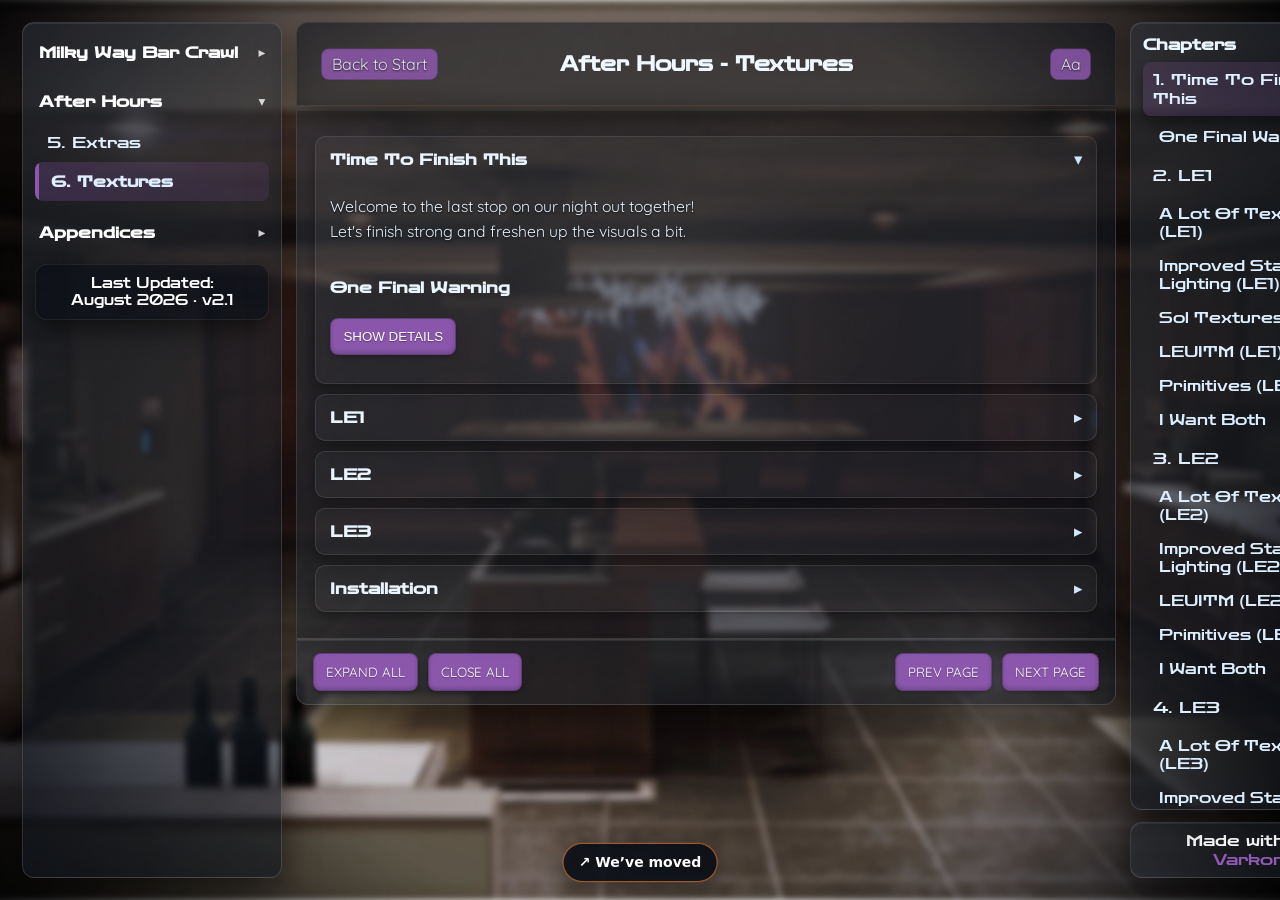
<file: textures.html>
<!DOCTYPE html>
<html lang="en">
<head>
    <meta charset="utf-8" />
    <meta name="viewport" content="width=device-width,initial-scale=1" />
    
    <title>MWBC | Textures</title>
    <link rel="shortcut icon" href="./custom/favicon.svg" />
    
    <link rel="stylesheet" href="./custom/external/glightbox/dist/css/glightbox.css" />
    <link rel="stylesheet" href="./custom/css/guide.css" />
	<link rel="stylesheet" href="./custom/css/textures.css" />
	<link rel="stylesheet" href="./custom/css/migration.css" />
</head>
<body>

    <!-- Background (single reliable layer) -->
    <div class="bg-viewport" aria-hidden="true">
        <div id="bgLayer" class="bg-layer" style="background-image:url('./custom/img/background/bg-extra-2-c4.webp');"></div>
    </div>
    <div class="bg-vignette" aria-hidden="true"></div>

    <div class="layout" id="layoutRoot">

        <!-- LEFT -->
		<aside class="left-panel" id="leftPanel" role="navigation" aria-label="Chapters">

			<div class="nav-section open" data-section="main">
				<button class="nav-section-header" type="button" aria-expanded="true">
					<span>Milky Way Bar Crawl</span>
					<span class="nav-section-caret">▾</span>
				</button>
				
				<ul class="chap-list">
					<li class="chap-item" data-href="intro.html">
						<a class="chap-link" href="intro.html">1. Introduction</a>
					</li>

					<li class="chap-item" data-href="setup.html">
						<a class="chap-link" href="setup.html">2. Setup</a>
					</li>

					<li class="chap-item" data-href="me1.html">
						<a class="chap-link" href="me1.html">3.1. LE1</a>
					</li>

					<li class="chap-item" data-href="me2.html">
						<a class="chap-link" href="me2.html">3.2. LE2</a>
					</li>

					<li class="chap-item" data-href="me3.html">
						<a class="chap-link" href="me3.html">3.3. LE3</a>
					</li>

					<li class="chap-item" data-href="finish.html">
						<a class="chap-link" href="finish.html">4. Finish</a>
					</li>
				</ul>
			</div>
			
			<div class="nav-section" data-section="after-hours">
				<button class="nav-section-header" type="button" aria-expanded="false">
					<span>After Hours</span>
					<span class="nav-section-caret">▸</span>
				</button>

				<ul class="chap-list">
					<li class="chap-item" data-href="extras.html">
						<a class="chap-link" href="extras.html">5. Extras</a>
					</li>

					<li class="chap-item" data-href="textures.html">
						<a class="chap-link" href="textures.html">6. Textures</a>
					</li>
				</ul>
			</div>
			
			<div class="nav-section" data-section="appendices">
				<button class="nav-section-header" type="button" aria-expanded="false">
					<span>Appendices</span>
					<span class="nav-section-caret">▸</span>
				</button>

				<ul class="chap-list">
					<li class="chap-item" data-href="questions.html">
						<a class="chap-link" href="questions.html">7. Common Questions</a>
					</li>

					<li class="chap-item" data-href="changelog.html">
						<a class="chap-link" href="changelog.html">8. Changelog</a>
					</li>

					<li class="chap-item" data-href="credits.html">
						<a class="chap-link" href="credits.html">9. Credits</a>
					</li>
				</ul>
			</div>
			
			<div class="nav-updated" role="contentinfo">
				Last Updated:<br>
				August 2026 · v2.1
			</div>
			
		</aside>

        <!-- CENTER -->
        <main class="center-col" role="main">
            <div class="content-shell" id="contentShell">

                <div class="title-box">
                    <div id="titleBackground" class="title-bg"></div>
					<button id="home" class="btn text-standard" aria-label="Return to Start"><a href="./index.html">Back to Start</a></button>
                    <h1 id="projectTitle">After Hours - Textures</h1>
                    <button id="fontToggle" class="btn text-standard" aria-label="Toggle accessible fonts" title="Font Toggle">Aa</button>
                </div>
				
				<div class="content-progress" aria-hidden="true">
					<div class="content-progress-bar"></div>
				</div>
				
                <article class="content-box" id="contentBox" tabindex="0" aria-labelledby="stepTitle">
                    
                    <!-- Panel 0 -->
                    <section id="preamble" class="panel open" data-index="0">
                        <header class="panel-header" role="button" aria-expanded="true">
                            <h3>Time To Finish This</h3>
                            <div class="caret">▾</div>
                        </header>

                        <div class="panel-body">
                            <p class="text-standard">
                                Welcome to the last stop on our night out together!<br>
                                Let's finish strong and freshen up the visuals a bit.<br>
                            </p>
                            
                            <div id="preamble-last" class="anchor" data-parent="preamble">
                                <h4>One Final Warning</h4>
								
                                <div style="margin-top:8px">
								<button id="toggleTextureImgBtn3" class="btn">Open/Close</button>
								</div>
								
								<div id="textureImgWrap3" class="hidden-media" aria-hidden="true" style="margin-top:10px">
									<div class="media-body">
										<div class="warning">
											<div class="icon">!</div>
											<p class="text-standard">
											Texture modding your game(s) should be the very last step for your mod list.<br>
											If something goes wrong or you decide to ignore my warnings and try to install content mods after this your game <b>will</b> break.<br>
											You might think these warnings excessive but believe you me if anyone comes to me complaining about this I will be very...!<br>
											hmm... roiled!
											</p>
										</div>
									</div>
								</div>
                            </div>
                            
                        </div>
                    </section>
                    
                    <!-- Panel 1 -->
                    <section id="me1" class="panel" data-index="1">
                        <header class="panel-header" role="button" aria-expanded="true">
                            <h3>LE1</h3>
                            <div class="caret">▾</div>
                        </header>
						
                        <div class="panel-body">
                            <p class="text-standard">
                                For texture modding we want the bare <code>.mem</code> files, so after you download these mods open and extract them to somwhere easy to access.
                            </p>
                            
							<hr style="color:#fff;width:99%;text-align:left;margin-left:0">
							<br>
							
                            <div id="le1-op" class="mod-card anchor" data-parent="me1">
								<div class="mod-header">
									<h4>
										<a href="https://www.nexusmods.com/masseffectlegendaryedition/mods/363" target="_blank">
											A Lot Of Textures (LE1)
										</a>
									</h4>
									<div class="mod-author">
										By: <a href="https://www.nexusmods.com/profile/CreeperLava" target="_blank">CreeperLava</a>
									</div>
								</div>

								<div class="mod-description text-standard">
									Enhanced, upscaled textures that fill in many of the blind spots left by the Legendary Edition.
								</div>

								<div class="mod-note">
									<b>Note:</b> A recent update introduced a new feature called Texture Override (M3TO), allowing ALOT to install like a normal mod. Since it is still a texture mod, however, it will remain here for the time being.
								</div>
							</div>

							<br>

							<div id="le1-is" class="mod-card anchor" data-parent="me1">
								<div class="mod-header">
									<h4>
										<a href="https://www.nexusmods.com/masseffectlegendaryedition/mods/363" target="_blank">
											Improved Static Lighting (LE1)
										</a>
									</h4>
									<div class="mod-author">
										By: <a href="https://www.nexusmods.com/profile/CreeperLava" target="_blank">CreeperLava</a>
									</div>
								</div>

								<div class="mod-description text-standard">
									Smooths out baked lighting throughout the game with minimal performance impact.
								</div>
							</div>

							<br>

							<div id="le1-sta" class="mod-card anchor" data-parent="me1">
								<div class="mod-header">
									<h4>
										<a href="https://www.nexusmods.com/masseffectlegendaryedition/mods/2470" target="_blank">
											Sol Textures 2024
										</a>
									</h4>
									<div class="mod-author">
										By: <a href="https://www.nexusmods.com/profile/StriderMOD" target="_blank">StriderMOD</a>
									</div>
								</div>

								<div class="mod-description text-standard">
									Updates the textures for Earth, Jupiter, and Neptune using newer NASA imagery.
								</div>
							</div>
							
							<br>
							<hr style="color:#fff;width:99%;text-align:left;margin-left:0">
							<br>
							
							<p class="text-standard">
								<b>A choice stands before you.</b> Two popular texture mods dominate the scene: <b>LEUITM</b> and <b>Primitives</b>.
								<br>
								Each pursues a different goal. <b>LEUITM</b> aims to bring characters more in line with their LE3 appearance, while <b>Primitives</b> tells a visual story by gradually aging both humans and asari as the trilogy gets darker.
								<br><br>
								<b>Personally, I prefer LEUITM</b> and recommend it if you want the simplest setup with the broadest coverage.
								<br>
								<b>If both appeal to you</b>, however, then look towards the "I Want Both" section below which will explain how to combine both mods.
							</p>
							<!-- <p class="text-standard">
								<b>A choice stands before you.</b> I recommend two popular texture mods that both improve character visuals: <b>LEUITM</b> and <b>Primitives</b>.<br>
								Each has its strengths: <b>LEUITM</b> aims to bring characters in line with their LE3 look. <b>Primitives</b> focuses on telling a story by making humans and asari visually age as each game becomes darker.<br><br>
								If you'd rather keep things simple, stick with <b>LEUITM</b> since it provides broader coverage overall.<br>
								Otherwise, check the setup below for how to combine both mods effectively.
							</p> -->
							
							<br>
							
							<div id="le1-leu" class="mod-card anchor" data-parent="me1">
								<div class="mod-header">
									<h4>
										<a href="https://www.nexusmods.com/masseffectlegendaryedition/mods/1825" target="_blank">
											LEUITM (LE1)
										</a>
									</h4>
									<div class="mod-author">
										By: <a href="https://www.nexusmods.com/profile/CATACHR1SM" target="_blank">CATACHR1SM</a>
									</div>
								</div>

								<div class="mod-description text-standard">
									Lore-friendly HD textures for characters, as well as some environmental fixes.
								</div>
								
								<div class="mod-note">
									<b>Note 1:</b> Select only one file per category. For example, choose <code>WrexVanillaStyleLEUITM.mem</code> <i>or</i> <code>WrexBattleHardenedLEUITM.mem</code>.<br>
								</div>
								<div class="mod-note">
									<b>Note 2:</b> If you are using <b>LE1 Diversification Project</b>, select <code>AsariLE1DPCompatLEUITM.mem</code> from the three Asari options.
								</div>
								<div class="mod-note">
									<b>Note 3:</b> Skip any files that overlap with another mod you are using. For example, if you are using Liara Consistency Mod, her textures are already being replaced, so you can skip all files beginning with <code>Liara</code>.<br><br>
									Players who have been using my mod batch file can skip: <code>AllianceUniformsLEUITM.mem, AndersonLEUITM.mem, HumanEyesLEUITM.mem (Preference), LiaraLEUITM.mem, LiaraLOTSBLEUITM.mem</code>
								</div>
							</div>

							<br>

							<div id="le1-pri" class="mod-card anchor" data-parent="me1">
								<div class="mod-header">
									<h4>
										<a href="https://www.nexusmods.com/masseffectlegendaryedition/mods/22" target="_blank">
											Primitives (LE1)
										</a>
									</h4>
									<div class="mod-author">
										By: <a href="https://www.nexusmods.com/profile/CawCrowche" target="_blank">CawCrowche</a>
									</div>
								</div>

								<div class="mod-description text-standard">
									High-quality textures for humans and asari.
								</div>

								<div class="mod-note">
									<b>Note:</b> Make sure all listed requirements are met. If you've been following this guide, you should already have everything installed.
								</div>
							</div>
                            
							<div id="le1-both" class="anchor" data-parent="me1">
								<h4>I Want Both</h4>

								<div style="margin-top:8px">
									<button id="toggleTextureImgBtn" class="btn">Open/Close</button>
								</div>

								<div id="textureImgWrap" class="hidden-media" aria-hidden="true" style="margin-top:10px">
									<div class="mod-card">
										<div class="media-body">

											<p class="text-standard">
												Extract all <code>.mem</code> files from <b>LEUITM</b> as normal, then remove the following files before installing the remaining ones.
											</p>

											<table class="texture-table">
												<thead>
													<tr>
														<th>Delete</th>
														<th>Keep</th>
													</tr>
												</thead>
												<tbody>
													<tr><td><code>AllianceUniformsLEUITM.mem</code>*</td><td><code>AvinaLEUITM.mem</code></td></tr>
													<tr><td><code>AndersonLEUITM.mem</code></td><td><code>BatarianLEUITM.mem</code></td></tr>
													<tr><td><code>AsariLE1DPCompatLEUITM.mem</code>**</td><td><code>ConsortDressLEUITM.mem</code></td></tr>
													<tr><td><code>AsariScalyLEUITM.mem</code></td><td><code>- Garrus file of your choice -</code></td></tr>
													<tr><td><code>AsariSmootherLEUITM.mem</code></td><td><code>KrogansLEUITM.mem</code></td></tr>
													<tr><td><code>AshLEUITM.mem</code></td><td><code>NoveriaFrostedGlassLEUITM.mem</code></td></tr>
													<tr><td><code>BroShepLEUITM.mem</code></td><td><code>SalariansLEUITM.mem</code></td></tr>
													<tr><td><code>FemShepLEUITM.mem</code></td><td><code>- Tali file of your choice -</code></td></tr>
													<tr><td><code>HumanEyesLEUITM.mem</code></td><td><code>VFXFixesLEUITM.mem</code></td></tr>
													<tr><td><code>KaidanLEUITM.mem</code></td><td><code>VirmireHDSandsLEUITM.mem</code></td></tr>
													<tr><td><code>LiaraLEUITM.mem</code></td><td><code>- Wrex file of your choice -</code></td></tr>
													<tr><td><code>LiaraLOTSBLEUITM.mem</code></td><td></td></tr>
													<tr><td><code>SheplooLEUITM.mem</code></td><td></td></tr>
												</tbody>
											</table>

											<div class="mod-note">
												<b>*</b> Keep <code>AllianceUniformsLEUITM.mem</code> if you are <b>not</b> using <b>Alliance Uniform Consistency</b>.
											</div>
											
											<br>
											
											<div class="mod-note">
												<b>* *</b> Keep <code>AsariLE1DPCompatLEUITM.mem</code> if you are using <b>LE1 Diversification Project</b>.
											</div>
											
											<br>
											
											<p class="text-standard">
												This gives you the best of both worlds: <b>LEUITM</b> for its alien textures and fixes, and <b>Primitives</b> for its human and asari textures.
											</p>

										</div>
									</div>
								</div>
							</div>
                            
                        </div>
                    </section>
                    
                    <!-- Panel 2 -->
                    <section id="me2" class="panel" data-index="2">
                        <header class="panel-header" role="button" aria-expanded="true">
                            <h3>LE2</h3>
                            <div class="caret">▾</div>
                        </header>

                        <div class="panel-body">
                            <p class="text-standard">
                                For texture modding we want the bare <code>.mem</code> files, so after you download these mods open and extract them to somwhere easy to access.
                            </p>
                            
							<hr style="color:#fff;width:99%;text-align:left;margin-left:0">
							<br>
							
                            <div id="le2-op" class="mod-card anchor" data-parent="me2">
								<div class="mod-header">
									<h4>
										<a href="https://www.nexusmods.com/masseffectlegendaryedition/mods/363" target="_blank">
											A Lot Of Textures (LE2)
										</a>
									</h4>
									<div class="mod-author">
										By: <a href="https://www.nexusmods.com/profile/CreeperLava" target="_blank">CreeperLava</a>
									</div>
								</div>

								<div class="mod-description text-standard">
									Enhanced, upscaled textures that fill in many of the blind spots left by the Legendary Edition.
								</div>
								
								<div class="mod-note">
									<b>Note:</b> A recent update introduced a new feature called Texture Override (M3TO), allowing ALOT to install like a normal mod. Since it is still a texture mod, however, it will remain here for the time being.
								</div>
								<!-- <div class="mod-note">
									<b>Note:</b> A Texture Override version of ALOT is available as a torrent download. It installs like a regular content mod and is recommended, though as of writing still optional.
								</div> -->
							</div>

							<br>

							<div id="le2-is" class="mod-card anchor" data-parent="me2">
								<div class="mod-header">
									<h4>
										<a href="https://www.nexusmods.com/masseffectlegendaryedition/mods/363" target="_blank">
											Improved Static Lighting (LE2)
										</a>
									</h4>
									<div class="mod-author">
										By: <a href="https://www.nexusmods.com/profile/CreeperLava" target="_blank">CreeperLava</a>
									</div>
								</div>

								<div class="mod-description text-standard">
									Smooths out baked lighting throughout the game with minimal performance impact.
								</div>
							</div>

							<br>
							<hr style="color:#fff;width:99%;text-align:left;margin-left:0">
							<br>

							<p class="text-standard">
								<b>A choice stands before you.</b> Two popular texture mods dominate the scene: <b>LEUITM2</b> and <b>Primitives</b>.
								<br>
								Each pursues a different goal. <b>LEUITM2</b> aims to bring characters more in line with their LE3 appearance, while <b>Primitives</b> tells a visual story by gradually aging both humans and asari as the trilogy gets darker.
								<br><br>
								<b>Personally, I prefer LEUITM2</b> and recommend it if you want the simplest setup with the broadest coverage.
								<br>
								<b>If both appeal to you</b>, however, then look towards the "I Want Both" section below which will explain how to combine both mods.
							</p>
							
							<br>
							
							<div id="le2-leu" class="mod-card anchor" data-parent="me2">
								<div class="mod-header">
									<h4>
										<a href="https://www.nexusmods.com/masseffectlegendaryedition/mods/1827" target="_blank">
											LEUITM (LE2)
										</a>
									</h4>
									<div class="mod-author">
										By: <a href="https://www.nexusmods.com/profile/CATACHR1SM" target="_blank">CATACHR1SM</a>
									</div>
								</div>

								<div class="mod-description text-standard">
									Lore-friendly HD textures for characters, as well as some environmental fixes.
								</div>
								
								<div class="mod-note">
									<b>Note 1:</b> Select only one file per category. For example, choose <code>WrexLEUITM2.mem</code> <i>or</i> <code>WrexBattleHardenedLEUITM2.mem</code>.<br>
								</div>
								<div class="mod-note">
									<b>Note 2:</b> Skip any files that overlap with another mod you are using. For example, if you are using Liara Consistency Mod, her textures are already being replaced, so you can skip all files beginning with <code>Liara</code>.<br><br>
									Players who have been using my mod batch file can skip: <code>AllianceUniformsLEUITM2.mem, AndersonLEUITM2.mem, AriaLEUITM2.mem, CerberusUniformsLEUITM2.mem, Human_Eyes_LEUITM2.mem (Preference), LiaraArmorLEUITM2.mem, LiaraFaceLOTSBStyleLEUITM2.mem, LiaraFaceME1StyleStyleLEUITM2.mem, LiaraFaceOGTransitionLEUITM2.mem</code>
								</div>
							</div>

							<br>

							<div id="le2-pri" class="mod-card anchor" data-parent="me2">
								<div class="mod-header">
									<h4>
										<a href="https://www.nexusmods.com/masseffectlegendaryedition/mods/22" target="_blank">
											Primitives (LE2)
										</a>
									</h4>
									<div class="mod-author">
										By: <a href="https://www.nexusmods.com/profile/CawCrowche" target="_blank">CawCrowche</a>
									</div>
								</div>

								<div class="mod-description text-standard">
									High-quality textures for humans and asari.
								</div>
								
								<div class="mod-note">
									<b>Note 1:</b> Make sure all listed requirements are met. If you've been following this guide, you should already have everything installed.<br>
								</div>
								
								<div class="mod-note">
									<b>Note 2:</b> Download both Miscellaneous files, as they contain required fixes.
								</div>
							</div>
                            
							<div id="le2-both" class="anchor" data-parent="me2">
								<h4>I Want Both</h4>

								<div style="margin-top:8px">
									<button id="toggleTextureImgBtn2" class="btn">Open/Close</button>
								</div>

								<div id="textureImgWrap2" class="hidden-media" aria-hidden="true" style="margin-top:10px">
									<div class="mod-card">
										<div class="media-body">

											<p class="text-standard">
												Extract all <code>.mem</code> files from <b>LEUITM2</b> as normal, then remove the following files before installing the remaining ones.
											</p>

											<table class="texture-table">
												<thead>
													<tr>
														<th>Delete</th>
														<th>Keep</th>
													</tr>
												</thead>
												<tbody>
													<tr><td><code>AllianceUniformsLEUITM2.mem</code>*</td><td><code>AriaLEUITM2.mem</code></td></tr>
													<tr><td><code>AndersonLEUITM2.mem</code></td><td><code>BatarianLEUITM2.mem</code></td></tr>
													<tr><td><code>AsariScalyLEUITM2.mem</code></td><td><code>CollectorsLEUITM2.mem</code></td></tr>
													<tr><td><code>AsariSmoothLEUITM2.mem</code></td><td><code>EndBossLEUITM2.mem</code></td></tr>
													<tr><td><code>AshLEUITM2.mem</code></td><td><code>EnvironmentFixesLEUITM2.mem</code></td></tr>
													<tr><td><code>BroShepLEUITM2.mem</code></td><td><code>FeronLEUITM2.mem</code></td></tr>
													<tr><td><code>CerberusUniformsLEUITM2.mem</code>*</td><td><code>- Garrus file of your choice -</code></td></tr>
													<tr><td><code>ChakwasLEUITM2.mem</code></td><td><code>GruntLEUITM2.mem</code></td></tr>
													<tr><td><code>FemShepLEUITM2.mem</code></td><td><code>KolyatLEUITM2.mem</code></td></tr>
													<tr><td><code>Human_Eyes_LEUITM2.mem</code></td><td><code>KrogansLEUITM2.mem</code></td></tr>
													<tr><td><code>JackLEUITM2.mem</code></td><td><code>LegionLEUITM2.mem</code></td></tr>
													<tr><td><code>JacobLEUITM2.mem</code></td><td><code>MordinLEUITM2.mem</code></td></tr>
													<tr><td><code>KaidanLEUITM2.mem</code></td><td><code>OverlordLEUITM2.mem</code></td></tr>
													<tr><td><code>KasumiLEUITM2.mem</code></td><td><code>SalariansLEUITM2.mem</code></td></tr>
													<tr><td><code>LiaraArmorLEUITM2.mem</code></td><td><code>ScionLEUITM2.mem</code></td></tr>
													<tr><td><code>LiaraFaceLOTSBStyleLEUITM2.mem</code></td><td><code>ShadowBrokerLEUITM2.mem</code></td></tr>
													<tr><td><code>LiaraFaceME1StyleStyleLEUITM2.mem</code></td><td><code>TelaVasirLEUITM2.mem</code></td></tr>
													<tr><td><code>LiaraFaceOGTransitionLEUITM2.mem</code></td><td><code>ThaneLEUITM2.mem</code></td></tr>
													<tr><td><code>MIrandaLEUITM2.mem</code></td><td><code>VolusLEUITM2.mem</code></td></tr>
													<tr><td><code>SamaraMorinthLEUITM2.mem</code></td><td><code>VorchaLEUITM2.mem</code></td></tr>
													<tr><td><code>SheplooLEUITM2.mem</code></td><td><code>- Wrex file of your choice -</code></td></tr>
													<tr><td><code>TIMLEUITM2.mem</code></td><td></td></tr>
													<tr><td><code>ZaeedLEUITM2.mem</code></td><td></td></tr>
												</tbody>
											</table>
											
											<div class="mod-note">
												<b>*</b> Keep <code>AllianceUniformsLEUITM2.mem</code> and <code>CerberusUniformsLEUITM2.mem</code> if you are <b>not</b> using <b>Cerberus and Alliance Uniform Consistency</b>.
											</div>
											
											<br>
											
											<p class="text-standard">
												This gives you the best of both worlds: <b>LEUITM2</b> for its alien textures and fixes, and <b>Primitives</b> for its human and asari textures.
											</p>

										</div>
									</div>
								</div>
							</div>
							
                        </div>
                    </section>
                    
                    <!-- Panel 3 -->
                    <section id="me3" class="panel" data-index="3">
                        <header class="panel-header" role="button" aria-expanded="true">
                            <h3>LE3</h3>
                            <div class="caret">▾</div>
                        </header>

                        <div class="panel-body">
                            <p class="text-standard">
                                For texture modding we want the bare <code>.mem</code> files, so after you download these mods open and extract them to somwhere easy to access.
                            </p>
                            
							<hr style="color:#fff;width:99%;text-align:left;margin-left:0">
							<br>
							
                            <div id="le3-op" class="mod-card anchor" data-parent="me3">
								<div class="mod-header">
									<h4>
										<a href="https://www.nexusmods.com/masseffectlegendaryedition/mods/363" target="_blank">
											A Lot Of Textures (LE3)
										</a>
									</h4>
									<div class="mod-author">
										By: <a href="https://www.nexusmods.com/profile/CreeperLava" target="_blank">CreeperLava</a>
									</div>
								</div>

								<div class="mod-description text-standard">
									Enhanced, upscaled textures that fill in many of the blind spots left by the Legendary Edition.
								</div>
								
								<div class="mod-note">
									<b>Note:</b> A recent update introduced a new feature called Texture Override (M3TO), allowing ALOT to install like a normal mod. Since it is still a texture mod, however, it will remain here for the time being.
								</div>
							</div>

							<br>

							<div id="le3-is" class="mod-card anchor" data-parent="me3">
								<div class="mod-header">
									<h4>
										<a href="https://www.nexusmods.com/masseffectlegendaryedition/mods/363" target="_blank">
											Improved Static Lighting (LE3)
										</a>
									</h4>
									<div class="mod-author">
										By: <a href="https://www.nexusmods.com/profile/CreeperLava" target="_blank">CreeperLava</a>
									</div>
								</div>

								<div class="mod-description text-standard">
									Smooths out baked lighting throughout the game with minimal performance impact.
								</div>
							</div>

							<br>

							<div id="le3-pri" class="mod-card anchor" data-parent="me3">
								<div class="mod-header">
									<h4>
										<a href="https://www.nexusmods.com/masseffectlegendaryedition/mods/22" target="_blank">
											Primitives (LE3)
										</a>
									</h4>
									<div class="mod-author">
										By: <a href="https://www.nexusmods.com/profile/CawCrowche" target="_blank">CawCrowche</a>
									</div>
								</div>

								<div class="mod-description text-standard">
									High-quality textures for humans and asari.
								</div>

								<div class="mod-note">
									<b>Note 1:</b> Make sure all listed requirements are met. If you've been following this guide, you should already have everything installed.<br>
								</div>
								
								<div class="mod-note">
									<b>Note 2:</b> Download both Miscellaneous files, as they contain required fixes.
								</div>
							</div>

							<br>

							<div id="le3-dis" class="mod-card anchor" data-parent="me3">
								<div class="mod-header">
									<h4>
										<a href="https://www.nexusmods.com/masseffectlegendaryedition/mods/1665" target="_blank">
											Disavowed (Miranda Texture Overhaul)
										</a>
									</h4>
									<div class="mod-author">
										By: <a href="https://www.nexusmods.com/profile/StriderMOD" target="_blank">StriderMOD</a>
									</div>
								</div>

								<div class="mod-description text-standard">
									Overhauls Miranda's appearance, including a choice of new outfits.
								</div>
								
								<div class="mod-note">
									<b>Note:</b> If you are using Miranda Mod there is a good chance you need to reinstall it and deselect "Miranda Outfits (NPC File)"
								</div>
							</div>
                            
                        </div>
                    </section>
                    
                    <!-- Panel 4 -->
                    <section id="install" class="panel" data-index="4">
                        <header class="panel-header" role="button" aria-expanded="true">
                            <h3>Installation</h3>
                            <div class="caret">▾</div>
                        </header>

                        <div class="panel-body">
                            <p class="text-standard">
                                Now that you have everything you need all that is left is the installation itself!
                            </p>
                            
                            <div id="me-m" class="anchor" data-parent="install">
                                <h4>MEM (Mass Effect Modder)</h4>
                                <p class="text-standard">
                                    Just like M3, the community has created its own dedicated tool for texture modding, simply called
                                    <b>Mass Effect Modder</b> or <b>MEM</b>.<br>
                                    Thankfully, we can launch it directly from inside M3 this time.<br>
                                    Open <b>M3</b> → navigate to <b>Tools</b> → select <b>Mass Effect Modder</b> from the dropdown. M3 will download and open the latest version automatically.
                                </p>
                            </div>
                            
                            <div id="me-me" class="anchor" data-parent="install">
                                <h4>The Long Wait</h4>
								
								<div class="informational" style="border: 1px solid rgba(var(--accent)); background: linear-gradient(180deg, rgba(var(--accent),0.11), rgba(var(--accent),0.1));">
									<div class="informational-carousel">
										<div class="media">
											<a href="./custom/img/guide/guide-textures-x.png"
											   class="glightbox"
											   data-title="MEM"
											   data-description="The main window of MEM may look a little daunting, but most of it doesn't concern us.">
												<img src="./custom/img/guide/guide-textures-x.png"
													 alt="the main mem window"
													 class="media-image">
											</a>
											<div class="media-body">
												<p class="media-text text-standard">
													<br>
													The main window might look a bit overwhelming at first, but don’t worry, most of it doesn’t concern us.<br>
													In the column for the game you wish to mod, click on <b>Texture Modding → Install Texture Mods</b>.<br><br>
													MEM will give you one final warning that you can’t install any more content mods afterwards. Since you’ve been such a diligent reader you know this already and can confidently click <b>OK</b>.<br><br>
												</p>
											</div>
										</div>
									</div>
								</div>
								
								<br>
								<hr style="color:#fff;width:99%;text-align:left;margin-left:0">
								<br>
								
								<p class="text-standard">
									Before adding your mods, <b>a quick note about order</b>: MEM installs texture mods <b>in descending order</b>, meaning that <b>mods lower on the list will overwrite those above</b> if they touch the same files.<br><br>
									<b>For example</b>, say you have two texture mods modifying hands: <code>PrettyHands.mem</code> and <code>MagnificentGrabbers.mem</code>. You add them one after another so that the second appears lower on the list. When you install them, nothing explodes (hopefully), but in-game you’ll see only the textures from <b>Magnificent Grabbers</b>.<br><br>
									In short: <b>Order matters!</b>
								</p>
								
								<br>
								<hr style="color:#fff;width:99%;text-align:left;margin-left:0">
								<br>
								
								<p class="text-standard">
									When ready, click <b>Add to list</b> and select your extracted <code>.mem</code> files. I recommend your lists to look something like this:
								</p>
								
                            </div>
                            
                            <!-- Carousel goes here -->
                                <!-- Carousel start: M3 install (final markup) -->
                                <div class="informational-carousel" data-gallery="m3-install">
                                  <div class="infc-viewport" tabindex="0" role="region" aria-roledescription="carousel" aria-label="M3 installation steps">
                                    <div class="infc-track">

                                      <div class="stepper infc-item">
                                        <div class="media">
                                          <a href="./custom/img/guide/guide-textures-le1.png"
                                             class="glightbox"
                                             data-title="Texture Order for LE1"
                                             data-description="Your order should look like this, depending on your choices.">
                                            <img src="./custom/img/guide/guide-textures-le1.png"
                                                 alt="M3 releases page (download)"
                                                 class="media-image">
                                          </a>

                                          <div class="media-body">
                                            <p class="media-text text-standard">
                                                <b>Texture Order for LE1</b>:<br>Your order should look like this, depending on your choices.
                                            </p>
                                          </div>
                                        </div>
                                      </div>

                                      <div class="stepper infc-item">
                                        <div class="media">
                                          <a href="./custom/img/guide/guide-textures-le2.png"
                                             class="glightbox"
                                             data-title="Texture Order for LE2"
                                             data-description="Your order should look like this, depending on your choices. The full list doesn't fit in the image and you can't drag the window any bigger. This feels slightly awkward.">
                                            <img src="./custom/img/guide/guide-textures-le2.png"
                                                 alt="Extract M3 archive to a folder"
                                                 class="media-image">
                                          </a>

                                          <div class="media-body">
                                            <p class="media-text text-standard">
                                                <b>Texture Order for LE2</b>:<br>Your order should look like this, depending on your choices.
                                            </p>
                                          </div>
                                        </div>
                                      </div>

                                      <div class="stepper infc-item">
                                        <div class="media">
                                          <a href="./custom/img/guide/guide-textures-le3.png"
                                             class="glightbox"
                                             data-title="Texture Order for LE3"
                                             data-description="Your order should look like this, depending on your choices.">
                                            <img src="./custom/img/guide/guide-textures-le3.png"
                                                 alt="Open M3 and point to folder"
                                                 class="media-image">
                                          </a>

                                          <div class="media-body">
                                            <p class="media-text text-standard">
                                                <b>Texture Order for LE3</b>:<br>Your order should look like this, depending on your choices.
                                            </p>
                                          </div>
                                        </div>
                                      </div>

                                    </div> <!-- /.infc-track -->
                                  </div> <!-- /.infc-viewport -->

                                  <!-- Controls row (arrows + dots) placed in the HTML so layout is explicit -->
                                  <div class="infc-controls" aria-hidden="false">
                                    <button class="infc-arrow infc-prev" aria-label="Previous step" type="button">‹</button>
                                    <div class="infc-dots" role="tablist" aria-label="Step indicators"></div>
                                    <button class="infc-arrow infc-next" aria-label="Next step" type="button">›</button>
                                  </div>
                                </div>
                                <!-- Carousel end -->
                            
                            <p class="text-standard">
                                Once everything looks good, click <b>Install all mods</b>!<br>
                                Now sit back and relax. Depending on your setup, this process might <b>take up to an hour or more.</b><br><br>
                                When it’s done, you’ll see a confirmation popup. Launch your game to ensure nothing’s melted or attached itself backwards.
                            </p>
                            
							<br>
							<hr style="color:#fff;width:99%;text-align:left;margin-left:0">
							
                            <div id="me-par" class="anchor" data-parent="install">
                                <h4>The End</h4>
                                <p class="text-standard">
                                    Congrats! You’ve successfully completed this guide, and your Mass Effect experience should now be pretty enhanced.<br>
                                    You can now safely close both <b>MEM</b> and <b>M3</b>-your textures are fully installed.<br><br>
                                    This also means our time together has come to an end for now. But don’t worry, I’ll be here whenever the urge for another galaxy-wide bar crawl strikes.<br>
                                    I hope this guide has been at least a little useful to you. If so, I’d love to hear your feedback on the Nexus page.<br><br>
                                    <b>Thank you and good night, Commander.</b>
                                </p>
                            </div>
                            
                        </div>
                    </section>
                    
                </article>
                
                <!-- Pager -->
                <div class="pager-box pager" role="navigation" aria-label="Panel navigation">
                    <div class="pager-left">
                        <button class="btn text-standard" id="expandAllBtn" aria-label="Expand all panels">Expand All</button>
                        <button class="btn text-standard" id="closeAllBtn" aria-label="Close all panels">Close All</button>
                    </div>

                    <div class="pager-right">
                        <button class="btn text-standard" id="prevPageBtn" aria-label="Previous page">Prev Page</button>
                        <button class="btn text-standard" id="nextPageBtn" aria-label="Next page">Next Page</button>
                    </div>
                </div>

                <div class="bottom-strip" aria-hidden="true"></div>
            </div>
        </main>

        <!-- RIGHT -->
        <aside class="right-panel">
            <div class="contents-panel" role="navigation" aria-label="Contents">
                <h4>Chapters</h4>
                <nav>
                    <ul id="contentsList" class="contents-list"></ul>
                </nav>
            </div>

            <div class="made-by" role="contentinfo">
                Made with <span class="heart">♥</span> by <span class="name"><a href="https://guidelume.github.io" target="_blank">Varkorax</a></span>
            </div>
        </aside>

    </div>

    <script src="./custom/external/glightbox/dist/js/glightbox.min.js" defer></script>
    <script src="./custom/js/guide.js" defer></script>
    <script>
    document.addEventListener('DOMContentLoaded', () => {
        const toggle = document.getElementById('fontToggle');
        const key = 'accessibleFonts';
        const enabled = localStorage.getItem(key) === 'true';

        if (enabled) document.body.classList.add('accessible-fonts');

        toggle.addEventListener('click', () => {
            document.body.classList.toggle('accessible-fonts');
            localStorage.setItem(key, document.body.classList.contains('accessible-fonts'));
        });
        
    });
    </script>

	<script src="./custom/js/migration.js"></script>
</body>
</html>
</file>
<file: custom/css/title.css>
/* title.css - Version 2 - Expanded to accommodate additional guides down the line */

/* Fonts */

@font-face {
    font-family: 'ZenDots';
    src: url('../fonts/ZenDots-Regular.ttf') format('truetype');
    font-weight: normal;
    font-style: normal;
}

@font-face {
	font-family: 'Quicksand';
	src: url('../fonts/Quicksand-Regular.ttf') format('truetype');
}

/* Basics */

:root {
	/* Accent color as three channel components so pages can override easily.
	   Default is a slightly darker orange for better contrast. */
	--accent-r: 230;   /* darker orange */
	--accent-g: 130;
	--accent-b: 60;
	--accent: var(--accent-r),var(--accent-g),var(--accent-b);

	--muted: #b7cfe9;
	--scrollbar-bg: rgba(40,70,140,0.08);
	--bg-fallback: #071021;

	/* Vignette tuning */
	--vignette-weak: rgba(0,0,0,0.36);
	--vignette-strong: rgba(0,0,0,0.86);
}

html,
body {
    margin: 0;
    padding: 0;
    height: 100%;
    width: 100%;
    overflow: hidden;
    font-family: 'ZenDots', sans-serif;
}

nav {
    font-family: 'ZenDots', sans-serif;
}

.ambient-background {
    position: fixed;
    inset: 0;

    width: 100%;
    height: 100%;

    object-fit: cover;

    z-index: -2;

    pointer-events: none;
}

.background-overlay {
    position: fixed;
    inset: 0;

    background: rgba(0, 0, 0, 0.25);

    z-index: -1;

    pointer-events: none;
}

/* Glass header */

.site-header {
    position: fixed;
    top: 0;
    left: 0;
    right: 0;

    min-height: 54px;

    display: flex;
    align-items: center;

    padding: 0 24px;

    background: rgba(15, 20, 35, 0.35);
    border-bottom: 1px solid rgba(255, 255, 255, 0.06);
    box-shadow: 0 8px 22px rgba(0, 0, 0, 0.45);

    z-index: 10;
}

.site-logo {
    display: flex;
    align-items: center;
    height: 36px;
    flex-shrink: 0;
}

.site-logo img {
    display: block;
    width: auto;
    height: 36px;
    object-fit: contain;
}

/* Guide switching */

.guide-switcher {
    display: flex;
    align-items: center;
    margin-left: 18px;
}

.guide-switcher a {
    padding: 7px 15px;

    border-radius: 7px;
	margin: 10px;

    color: rgba(255, 255, 255, 0.62);
    text-decoration: none;
    font-size: 0.9em;

    transition:
        color 160ms ease,
        background 160ms ease;
}

.guide-switcher a:hover,
.guide-switcher a:focus-visible,
.site-credit a:hover,
.site-credit a:focus-visible {
    color: #fff;
    background: rgba(255, 255, 255, 0.06);
}

.guide-switcher a.active {
    color: #fff;
    background: rgba(255, 255, 255, 0.08);
}

/* Credit */

.site-credit {
    margin-left: auto;

    display: flex;
    align-items: center;
    gap: 6px;

    color: rgba(255, 255, 255, 0.65);
    font-size: 0.8em;
    white-space: nowrap;
}

.site-credit a {
    color: inherit;
    text-decoration: none;

    transition: color 160ms ease;
}

.site-credit a:hover,
.site-credit a:focus-visible {
    color: #fff;
}

.header-divider {
    color: rgba(255, 255, 255, 1);
    user-select: none;
}

.header-heart {
    color: #ff984a;
}

.site-author {
    color: #ff984a;
}

/* Title */

.title-logo {
    width: 524px;
    height: 391px;
    object-fit: contain;
}

/* Section jump navigation */

.jump-section {
    display: flex;
    flex-direction: column;
    align-items: center;

    margin-top: 20px;

    opacity: 0;
    animation: fadeIn 1s ease forwards;
    animation-delay: 0.9s;
}

.jump-label {
    margin-bottom: 8px;

    color: rgba(255, 255, 255, 0.55);
    font-size: 0.72em;
    letter-spacing: 1px;

    text-shadow: 0 1px 4px rgba(0, 0, 0, 0.8);
}

.jump-buttons {
    display: flex;
    gap: 8px;
}

.jump-button {
    display: flex;
    align-items: center;
    justify-content: center;

    width: 128px;
    height: 32px;

    border-radius: 5px;

    color: rgba(255, 255, 255, 0.65);
    text-decoration: none;

    background: rgba(10, 30, 90, 0.55);
    border: 1px solid rgba(8, 26, 80, 0.7);

    box-shadow:
        inset 0 1px 0 rgba(255, 255, 255, 0.04),
        0 4px 12px rgba(0, 0, 0, 0.35);

    transition:
        transform 160ms ease,
        color 160ms ease,
        background 160ms ease,
        border-color 160ms ease,
        box-shadow 160ms ease;
}

.jump-button:hover,
.jump-button:focus-visible {
    transform: translateY(-2px);

    color: #d0ebff;
    background: rgba(60, 130, 220, 0.75);
    border-color: rgba(60, 130, 220, 0.9);

    box-shadow:
        0 8px 20px rgba(0, 0, 0, 0.45),
        0 0 18px rgba(70, 150, 255, 0.10);
}

.jump-number {
    font-size: 0.8em;
    letter-spacing: 1px;
}

/* Background image container */

.title-screen {
    position: fixed;
    top: 0;
    left: 0;

    width: 110%;
    height: 110%;

    background: url('../img/background/bg-galaxy-1-blur.jpg') center / cover no-repeat;
    /* filter: blur(2px); */

    z-index: -1;

    transform: translate(-5%, -5%) scale(1.1);
    pointer-events: none;
}

.title-screen::after {
    content: "";

    position: absolute;
    top: 0;
    left: 0;

    width: 100%;
    height: 100%;

    pointer-events: none;

    background: radial-gradient(
        circle,
        rgba(0, 0, 0, 0) 70%,
        rgba(0, 0, 0, 0.85) 100%
    );
}

/* Center stage */

.center-stage {
    position: absolute;
    top: 50%;
    left: 50%;

    display: flex;
    flex-direction: column;
    align-items: center;

    padding: 0 20px;

    text-align: center;
    color: #fff;

    transform: translate(-50%, -50%);

    z-index: 2;
}

/* Frosted glass panel
   Optimization Attempt 1. Ideas courtesy of VentruePL
   - Reduced blur from 8px to 6px */

.frost {
    position: absolute;

    width: min(86vw, 980px);
    padding: 28px 36px;

    border-radius: 12px;

    background: rgba(15, 20, 35, 0.35);

    /*-webkit-backdrop-filter: blur(6px) saturate(110%);
    backdrop-filter: blur(6px) saturate(110%);*/

    border: 1px solid rgba(255, 255, 255, 0.04);

    box-shadow:
        0 4px 30px rgba(0, 0, 0, 0.55),
        inset 0 1px 0 rgba(255, 255, 255, 0.02);

    pointer-events: none;
}

.center-stage > * {
    position: relative;
    z-index: 3;
}

.center-stage .frost {
    z-index: 2;
}

/* Fade-in */

h1,
h2,
.enter-button,
.footer-box {
    opacity: 0;
    animation: fadeIn 1s ease forwards;
}

h1 {
    margin: 8px 0 10px;

    font-size: 3.0em;
    color: #fff;

    text-shadow:
        0 2px 8px rgba(0, 0, 0, 0.98),
        0 8px 22px rgba(0, 0, 0, 0.7),
        0 0 28px rgba(0, 0, 0, 0.45);

    animation-delay: 0.25s;
}

h2 {
    max-width: 820px;
    margin: 0 0 26px;

    font-size: 1.05em;
    font-weight: normal;
    color: #f3f6ff;

    text-shadow:
        0 1px 4px rgba(0, 0, 0, 0.92),
        0 4px 12px rgba(0, 0, 0, 0.6);

    animation-delay: 0.55s;
}

/* Enter button
   Default: dark blue, muted grey text */

.enter-button {
    display: inline-block;

    position: relative;

    padding: 12px 36px;

    font-size: 1.05em;
    font-weight: 600;
    letter-spacing: 1px;
    text-transform: uppercase;

    color: #b0b0b0;
    background: rgba(10, 30, 90, 0.85);
    border: 1px solid rgba(8, 26, 80, 0.95);
    border-radius: 4px;

    box-shadow:
        inset 0 2px 0 rgba(255, 255, 255, 0.06),
        inset 0 -8px 24px rgba(8, 24, 80, 0.35),
        0 8px 22px rgba(0, 0, 0, 0.55);

    cursor: pointer;
    outline: none;
    z-index: 3;
    pointer-events: auto;
    overflow: visible;

    transition:
        transform 160ms cubic-bezier(.2, .9, .2, 1),
        box-shadow 220ms ease,
        background 200ms ease,
        color 180ms ease,
        border-color 180ms ease;
}

/* Inner vignette */

.enter-button::before {
    content: "";

    position: absolute;
    top: 8%;
    left: 6%;
    right: 6%;
    bottom: 8%;

    border-radius: 3px;

    background: radial-gradient(
        120% 80% at 50% 40%,
        rgba(120, 180, 255, 0.06) 0%,
        rgba(60, 120, 220, 0.02) 45%,
        rgba(10, 40, 120, 0) 100%
    );

    pointer-events: none;
    z-index: 1;

    opacity: 0.75;

    transition:
        opacity 180ms ease,
        transform 180ms ease,
        background 180ms ease;
}

/* Radial glow element for hover */

.enter-button::after {
    content: "";

    position: absolute;
    left: 50%;
    top: 50%;

    width: 260%;
    height: 180%;

    border-radius: 50%;

    background: radial-gradient(
        circle at center,
        rgba(70, 150, 255, 0.25) 0%,
        rgba(70, 150, 255, 0.12) 20%,
        rgba(70, 150, 255, 0.04) 40%,
        rgba(70, 150, 255, 0) 60%
    );

    filter: blur(8px);
    opacity: 0;

    pointer-events: none;
    z-index: 0;

    transform: translate(-50%, -50%) scale(0.95);

    transition:
        opacity 220ms ease,
        transform 220ms ease;
}

/* Hover / focus */

.enter-button:hover,
.enter-button:focus {
    transform: translateY(-2px) scale(1.02);

    border-color: rgba(60, 130, 220, 0.95);
    background: rgba(60, 130, 220, 0.92);
    color: #d0ebff;

    text-shadow: 0 0 8px rgba(80, 180, 255, 0.85);

    box-shadow:
        inset 0 2px 0 rgba(255, 255, 255, 0.06),
        inset 0 -8px 24px rgba(8, 24, 80, 0.28),
        0 18px 48px rgba(0, 0, 0, 0.62),
        0 0 36px rgba(70, 150, 255, 0.12);
}

.enter-button:hover::after,
.enter-button:focus::after {
    opacity: 1;
    transform: translate(-50%, -50%) scale(1.04);
}

.enter-button:hover::before,
.enter-button:focus::before {
    opacity: 1;
    transform: scale(1.01);

    background: radial-gradient(
        120% 80% at 50% 40%,
        rgba(170, 210, 255, 0.16) 0%,
        rgba(120, 180, 240, 0.06) 45%,
        rgba(30, 80, 200, 0.02) 100%
    );
}

/* Active */

.enter-button:active {
    transform: translateY(0) scale(0.997);

    box-shadow:
        inset 0 3px 10px rgba(0, 0, 0, 0.45),
        0 6px 18px rgba(0, 0, 0, 0.44);
}

/* Focus */

.enter-button:focus {
    box-shadow:
        0 12px 36px rgba(12, 32, 90, 0.6),
        0 0 20px rgba(90, 170, 255, 0.12);
}

/* Main button group */

.main-buttons {
	display: flex;
	align-items: center;
	justify-content: center;
	gap: 12px;
}

/* Video button
   Default: muted red, disabled */

.video-button {
	display: inline-block;

	position: relative;

	padding: 12px 36px;

	font-size: 1.05em;
	font-weight: 600;
	letter-spacing: 1px;
	text-transform: uppercase;

	color: #888;
	background: rgba(80, 25, 25, 0.65);
	border: 1px solid rgba(90, 30, 30, 0.8);
	border-radius: 4px;

	box-shadow:
		inset 0 2px 0 rgba(255, 255, 255, 0.04),
		inset 0 -8px 24px rgba(60, 15, 15, 0.3),
		0 8px 22px rgba(0, 0, 0, 0.45);

	cursor: not-allowed;
	outline: none;

	opacity: 0.65;
}

/* Inner vignette */

.video-button::before {
	content: "";

	position: absolute;
	top: 8%;
	left: 6%;
	right: 6%;
	bottom: 8%;

	border-radius: 3px;

	background: radial-gradient(
		120% 80% at 50% 40%,
		rgba(255, 130, 130, 0.04) 0%,
		rgba(220, 70, 70, 0.015) 45%,
		rgba(100, 20, 20, 0) 100%
	);

	pointer-events: none;
	z-index: 1;

	opacity: 0.75;
}

/* Disabled state */

.video-button:disabled {
	transform: none;
	pointer-events: auto;
}

/* Optional: slightly brighten it when the feature becomes active */

.video-button:not(:disabled):hover,
.video-button:not(:disabled):focus {
	transform: translateY(-2px) scale(1.02);

	border-color: rgba(210, 70, 70, 0.95);
	background: rgba(160, 45, 45, 0.92);
	color: #ffe0e0;

	text-shadow: 0 0 8px rgba(255, 100, 100, 0.75);

	box-shadow:
		inset 0 2px 0 rgba(255, 255, 255, 0.06),
		inset 0 -8px 24px rgba(80, 15, 15, 0.28),
		0 18px 48px rgba(0, 0, 0, 0.62),
		0 0 36px rgba(220, 60, 60, 0.12);
}

/* Animations */

@keyframes footerPulse {
    0% {
        transform: scale(1);
    }

    45% {
        transform: scale(1.04);
    }

    100% {
        transform: scale(1);
    }
}

@keyframes fadeIn {
    from {
        opacity: 0;
        transform: translateY(18px);
    }

    to {
        opacity: 1;
        transform: translateY(0);
    }
}


/* Reduced motion */

@media (prefers-reduced-motion: reduce) {
    .footer-heart,
    .footer-name {
        animation: none;
    }

    .enter-button::after {
        transition: none;
    }
}


/* Responsive tweaks */

@media (max-width: 700px) {
    h1 {
        font-size: 2.1em;
    }

    h2 {
        max-width: 92%;
        font-size: 0.95em;
    }

    .enter-button {
        padding: 10px 26px;
        font-size: 0.98em;
    }

    .frost {
        width: calc(94vw);
        padding: 18px 22px;

        border-radius: 10px;

        background: rgba(15, 20, 35, 0.45);

        backdrop-filter: blur(4px);
        -webkit-backdrop-filter: blur(4px);
    }
	
    /* Mobile header */
	
    .site-header {
        top: 10px;
        left: 10px;
        right: 10px;

        height: auto;
        min-height: 46px;

        padding: 6px 10px;
    }

    .site-logo img {
        height: 28px;
    }

    .guide-switcher {
        margin-left: 8px;
        gap: 2px;
    }

    .guide-switcher a {
        padding: 6px 7px;
        font-size: 0.68em;
    }

    .site-credit {
        display: none;
    }


    /* Mobile title */

    .title-logo {
        width: 90vw;
        height: auto;
        max-height: 36vh;
    }


    /* Mobile jump navigation */

    .jump-section {
        margin-top: 16px;
    }

    .jump-button {
        width: 40px;
        height: 30px;
    }
}

/* EA Note */

/* ------------- Footer: moved to bottom-right ------------- */
.footer-wrapper {
    position: fixed;
    bottom: 0;
    right: 32px;

    width: auto;
    height: 128px;

    display: flex;
    justify-content: flex-end;
    align-items: flex-end;

    z-index: 4;
    pointer-events: none;
    overflow: hidden;
}

.footer-box {
    display: inline-block;

    padding: 9px 10px;

    border-radius: 12px 12px 0 0;

    background: rgba(25, 30, 45, 0.42);
    border: 1px solid rgba(255, 255, 255, 0.14);

    box-shadow:
        0 8px 22px rgba(0, 0, 0, 0.45),
        0 0 18px rgba(255, 255, 255, 0.025);

    pointer-events: auto;

    color: #fff;
    font-size: 0.92em;
    white-space: nowrap;

    transform: translateY(0);
    transition:
        transform 320ms ease,
        background 180ms ease,
        border-color 180ms ease;
}

.ea-note-trigger {
    appearance: none;
    border: 1px solid rgba(255,255,255,0.12);
    padding: 6px 10px;
    margin: 0;

    background: rgba(255,255,255,0.045);
    border-radius: 7px;

    color: rgba(255,255,255,0.82);
    font: inherit;
    font-size: 0.92em;

    cursor: pointer;

    transition:
        background 180ms ease,
        border-color 180ms ease,
        color 180ms ease,
        transform 180ms ease;
}

.ea-note-trigger:hover {
    background: rgba(255,255,255,0.09);
    border-color: rgba(255,255,255,0.2);
    color: #fff;
}

.ea-note-trigger:focus-visible {
    outline: 2px solid rgba(255,255,255,0.7);
    outline-offset: 3px;
}

.ea-note-trigger::after {
    content: " →";
    display: inline-block;
    margin-left: 3px;
    opacity: 0.45;
    transition: transform 180ms ease, opacity 180ms ease;
}

.ea-note-trigger:hover::after {
    opacity: 0.85;
    transform: translateX(2px);
}

.ea-modal {
    position: fixed;
    inset: 0;
    z-index: 1000;

    display: flex;
    align-items: center;
    justify-content: center;

    padding: 30px;
}

.ea-modal[hidden] {
    display: none;
}

.ea-modal-backdrop {
    position: absolute;
    inset: 0;

    background: rgba(0, 0, 0, 0.72);
}

.ea-modal-content {
    position: relative;
    z-index: 1;

    width: min(1000px, 100%);
    height: min(1000px, 90vh);

    overflow: hidden;

    border-radius: 14px;
    background: rgba(20, 20, 20, 0.92);
    border: 1px solid rgba(255,255,255,0.12);
    box-shadow: 0 20px 60px rgba(0,0,0,0.65);
}

.ea-modal-content iframe {
    display: block;

    width: 100%;
    height: 100%;

    border: 0;
}

.ea-modal-close {
    position: absolute;
    top: 10px;
    right: 12px;

    z-index: 2;

    width: 36px;
    height: 36px;

    border: 0;
    border-radius: 50%;

    background: rgba(0,0,0,0.55);
    color: #fff;

    font-size: 26px;
    line-height: 1;

    cursor: pointer;
}

.ea-modal-close:hover {
    background: rgba(0,0,0,0.8);
}

#ea-note-title {
	padding: 10px;
}

.ea-note {
    width: 100%;
    height: 100%;
    overflow-y: auto;
    padding: 30px;
    box-sizing: border-box;
}

.ea-note-image {
    display: block;

    width: 100%;
    max-width: 1400px;
    height: auto;

    margin: 0 auto;

    border-radius: 8px;
}

.ea-note-text {
    max-width: 1000px;
    margin: 20px auto 0;
    padding: 12px 16px;

    border: 1px solid rgba(255,255,255,0.08);
    border-radius: 8px;

    background: rgba(255,255,255,0.035);
	
	font-family: 'Quicksand';
}

.ea-note-text summary {
    cursor: pointer;
    color: rgba(255,255,255,0.75);
    user-select: none;
}

.ea-note-text summary:hover {
    color: #fff;
}

.ea-note-text-content {
    margin-top: 18px;

    color: rgba(255,255,255,0.85);
    line-height: 1.6;
}

.ea-note-final {
    margin-top: 24px;
    text-align: center;
    font-size: 1.05em;
}

.ea-note::-webkit-scrollbar {
	width: 12px;
	background: transparent;
}

.ea-note::-webkit-scrollbar-track {
	background: var(--scrollbar-bg);
	border-radius: 8px;
}

.ea-note::-webkit-scrollbar-thumb {
	background: linear-gradient(180deg, rgba(var(--accent),0.85), rgba(var(--accent),0.65));
	border-radius: 8px;
	box-shadow: inset 0 0 6px rgba(0,0,0,0.45);
}
</file>
<file: custom/css/migration.css>
.migration-tab {
	position: fixed;
	left: 50%;
	bottom: 18px;
	transform: translateX(-50%);
	z-index: 10000;
	border: 1px solid rgba(230, 130, 60, .65);
	border-radius: 999px;
	padding: 10px 15px;
	background: rgba(7, 12, 20, .88);
	color: #fff;
	font: 600 14px/1.2 system-ui, sans-serif;
	box-shadow: 0 4px 18px rgba(0, 0, 0, .4), 0 0 0 1px rgba(230, 130, 60, .12);
	cursor: pointer;
	animation: migration-pulse 3.8s ease-in-out infinite;
}

@keyframes migration-pulse {
	0%, 100% { outline: 1px solid rgba(230, 130, 60, .08); outline-offset: 0; }
	50% { outline: 2px solid rgba(230, 130, 60, .4); outline-offset: 3px; }
}

@media (prefers-reduced-motion: reduce) {
	.migration-tab { animation: none; }
}

.migration-tab:hover,
.migration-tab:focus-visible {
	background: rgba(31, 48, 68, .96);
	outline: 2px solid #fff;
	outline-offset: 2px;
}

.migration-dialog {
	width: min(640px, calc(100vw - 32px));
	max-height: min(94vh, 860px);
	padding: 26px;
	border: 1px solid rgba(255, 255, 255, .2);
	border-radius: 14px;
	background: #08111e;
	color: #f4f7fb;
	box-shadow: 0 20px 70px rgba(0, 0, 0, .7);
	font: 16px/1.5 system-ui, sans-serif;
}

.migration-dialog::backdrop { background: rgba(0, 0, 0, .72); }
.migration-dialog h2 { margin: 0 40px 14px 0; font-size: 1.25rem; }
.migration-dialog img { display: block; width: 100%; height: auto; border-radius: 8px; }
.migration-dialog p { margin: 14px 0; }
.migration-links { display: flex; flex-wrap: wrap; gap: 10px; }
.migration-links a,
.migration-close {
	display: inline-block;
	border: 1px solid rgba(255, 255, 255, .3);
	border-radius: 7px;
	padding: 9px 12px;
	background: rgba(255, 255, 255, .08);
	color: inherit;
	text-decoration: none;
	cursor: pointer;
}
.migration-links a:hover,
.migration-close:hover { background: rgba(255, 255, 255, .18); }
.migration-close { position: absolute; top: 14px; right: 14px; font-size: 20px; line-height: 1; }
.migration-dialog { position: fixed; margin: auto; }

@media (max-width: 540px) {
	.migration-tab { bottom: 10px; padding: 9px 12px; }
	.migration-dialog { padding: 20px; }
}
</file>
<file: custom/css/guide.css>
/* guide.css - Optimization Experiment 1
- Removed all blur effects and tried to approximate them with other things
*/

@font-face {
	font-family: 'ZenDots';
	src: url('../fonts/ZenDots-Regular.ttf') format('truetype');
}

@font-face {
	font-family: 'Quicksand';
	src: url('../fonts/Quicksand-Regular.ttf') format('truetype');
}

@font-face {
	font-family: 'Lexend';
	src: url('../fonts/accessible/Lexend-VariableFont_wght.ttf') format('truetype');
}

@font-face {
	font-family: 'Libre Baskerville';
	src: url('../fonts/accessible/LibreBaskerville-Regular.ttf') format('truetype');
}

:root {
	--left-w: 260px;
	--right-w: 260px;
	--center-w: 820px;
	--title-h: 84px;
	--pager-h: 66px;
	--gutter: 14px;

	/* Glass system - Tweaked to fit with Optimization Experiment 1 */
	--glass-bg: rgba(7, 12, 20, 0.55);
	--glass-soft: rgba(255, 255, 255, 0.02);
	--glass-border: rgba(255, 255, 255, 0.08);
	--glass-border-strong: rgba(0, 0, 0, 0.45);
	--glass-overlay: linear-gradient(
		180deg,
		rgba(0, 0, 0, 0.10),
		rgba(255, 255, 255, 0.01)
	);

	/* Accent color as three channel components so pages can override easily.
	   Default is a slightly darker orange for better contrast. */
	--accent-r: 230;   /* darker orange */
	--accent-g: 130;
	--accent-b: 60;
	--accent: var(--accent-r),var(--accent-g),var(--accent-b);

	/* derived helpers */
	--accent-1: rgba(var(--accent), 1);
	--accent-0-95: rgba(var(--accent), 0.95);
	--accent-0-92: rgba(var(--accent), 0.92);
	--accent-0-85: rgba(var(--accent), 0.85);
	--accent-0-6: rgba(var(--accent), 0.6);
	--accent-0-25: rgba(var(--accent), 0.25);
	--accent-0-2: rgba(var(--accent), 0.20);
	--accent-0-12: rgba(var(--accent), 0.12);
	--accent-fore: #ffffff;

	--muted: #b7cfe9;
	--scrollbar-bg: rgba(40,70,140,0.08);
	--bg-fallback: #071021;

	/* Vignette tuning */
	--vignette-weak: rgba(0,0,0,0.36);
	--vignette-strong: rgba(0,0,0,0.86);
}

* {
	box-sizing: border-box;
}

html,
body {
	height: 100%;
	margin: 0;
	font-family: 'ZenDots', "Quicksand", system-ui, -apple-system, "Segoe UI", Roboto, Arial;
	color: #eaf6ff;
	-webkit-font-smoothing: antialiased;
}

a {
	color: inherit;
	text-decoration: none;
}

/* text-standard: replaces inline Quicksand + shadow */
.text-standard {
	font-family: 'Quicksand', system-ui, -apple-system;
	text-shadow: 0 1px 2px rgba(0, 0, 0, 0.8);
}

/* Single background layer - visible even if JS doesn't run */
.bg-viewport {
	position: fixed;
	inset: 0;
	z-index: -4;
	overflow: hidden;
	pointer-events: none;
}

.bg-layer {
	position: absolute;
	inset: 0;
	background-position: center center;
	background-size: cover;
	opacity: 1;
}

/* Tunable vignette */
.bg-vignette {
	position: fixed;
	inset: 0;
	z-index: -3;
	pointer-events: none;
	background: radial-gradient(circle at 50% 50%, rgba(0,0,0,0) 60%, var(--vignette-strong) 100%);
}

.bg-vignette.soft {
	background: radial-gradient(circle at 50% 50%, rgba(0,0,0,0) 70%, var(--vignette-weak) 100%);
}

.bg-vignette.strong {
	background: radial-gradient(circle at 50% 50%, rgba(0,0,0,0) 45%, var(--vignette-strong) 100%);
}

/* Layout */
.layout {
	position: relative;
	height: 100vh;
	display: grid;
	grid-template-columns: var(--left-w) minmax(calc(var(--center-w)), 1fr) var(--right-w);
	gap: var(--gutter);
	padding: calc(var(--gutter) * 1.6);
	align-items: stretch;
}

/* Glass helpers */
.glass {
	position: relative;
	background: var(--glass-bg);
	/*backdrop-filter: blur(4px) saturate(110%);*/
	border-radius: 12px;
	border: 1px solid var(--glass-border);
	padding: 12px;
	box-shadow: 0 10px 34px rgba(0,0,0,0.6);
	overflow: hidden;
}

.glass::before {
	content: "";
	position: absolute;
	inset: 0;
	pointer-events: none;
	background: var(--glass-overlay);
	opacity: 1;
	mix-blend-mode: normal;
	border-radius: inherit;
}

.glass--strong {
	--local-glass-bg: rgba(6, 10, 18, 0.56);
	background: var(--local-glass-bg);
	border: 1px solid var(--glass-border-strong);
}

.glass--soft {
	background: var(--glass-bg-soft);
	border: 1px solid rgba(255,255,255,0.06);
	box-shadow: none;
}

/* LEFT */
.left-panel {
	background: var(--glass-bg);
	/*backdrop-filter: blur(4px) saturate(110%);*/
	border-radius: 12px;
	border: 1px solid var(--glass-border);
	padding: 12px;
	box-shadow: 0 10px 34px rgba(0,0,0,0.6);
	overflow: auto;
	height: calc(100vh - (var(--gutter) * 3.2));
}

.left-panel .panel-inner {
}

.left-panel h3 {
	margin: 0 0 8px 0;
	font-size: 1rem;
	color: #e9f6ff;
}

/* ===== Left nav: chapters & sublist (clean, full-width cascade) ===== */

	.nav-section {
		margin-bottom: 14px;
	}

	.nav-section-header {
		width: 100%;
		display: flex;
		align-items: center;
		justify-content: space-between;

		padding: 8px 4px;
		margin: 0;

		background: none;
		border: 0;

		color: #fff;
		font: inherit;
		font-weight: 600;
		text-align: left;

		cursor: pointer;
	}

	.nav-section-header:hover {
		color: rgb(var(--accent));
	}

	.nav-section-caret {
		font-size: 0.85em;
		opacity: 0.8;
		transition: transform 0.2s ease;
	}

	.nav-section:not(.open) .nav-section-caret {
		transform: rotate(0deg);
	}

	.nav-section .chap-list {
		display: none;
		margin-top: 4px;
	}

	.nav-section.open .chap-list {
		display: block;
	}

	.nav-updated {
		margin-top: auto;
		padding: 10px 12px;
		
		background: var(--glass-bg);
		border-radius: 12px;
		border: 1px solid var(--glass-border);
		
		box-shadow: 0 8px 26px rgba(0,0,0,0.55);
		
		text-align: center;
		color: #fff;
		font-size: 0.9rem;
	}

.chap-list {
	list-style: none;
	padding: 0;
	margin: 0;
	display: flex;
	flex-direction: column;
	gap: 6px;
}

.chap-item {
	display: block;
	border-radius: 8px;
	overflow: hidden;
}

/* parent row */
.chap-item > .chap-link,
.chap-item > .parent-header {
	display: flex;
	align-items: center;
	gap: 8px;
	padding: 10px 12px;
	color: #dfefff;
	cursor: pointer;
}

.chap-item > .chap-link:hover,
.chap-item > .parent-header:hover {
	background: rgba(var(--accent), 0.20);
}

/* active parent row */
.chap-item.active > .chap-link,
.chap-item.active > .parent-header {
	background: linear-gradient(90deg, rgba(var(--accent), 0.25), rgba(var(--accent), 0.12));
	box-shadow: 0 0 28px rgba(var(--accent), 0.18), 0 8px 28px rgba(0,0,0,0.6);
	border-left: 4px solid rgba(var(--accent), 0.95);
	font-weight: 600;
}

/* keep caret button etc. */
.parent .tog {
	background: transparent;
	border: 0;
	color: #cfeaff;
	cursor: pointer;
	font-size: 0.95rem;
	padding: 4px 6px;
	border-radius: 6px;
}

.parent .label {
	flex: 1;
	text-align: left;
	font-weight: 300;
}

/* sublist container */
.sub-list {
	list-style: none;
	margin: 0;
	padding: 6px 8px;
	max-height: 0;
	overflow: hidden;
	transition: max-height 320ms cubic-bezier(.2, .9, .2, 1);
}

.parent.open > .sub-list {
	max-height: max-content;
	overflow: visible;
}

/* sub-items default */
.sub-list .sub-item {
	display: block;
	color: #dbeeff;
	padding: 0; /* background will live on LI; anchor fills it */
}

/* make anchor fill the LI so hitbox & background match */
.sub-list .sub-item > a {
	display: block;
	width: 100%;
	padding: 8px 10px;
	color: inherit;
	text-decoration: none;
}

/* hover state (unchanged vibe, now truly full-width) */
.sub-list .sub-item:hover {
	background: rgba(var(--accent), 0.20);
}

/* ===== Cascading highlight (trail) ===== */
/* trail (previous steps) – subtle, full-width; no text color change */
.sub-list li.active {
	background: rgba(var(--accent), 0.12);
	border-left: 3px solid rgba(var(--accent), 0.55);
}

/* current page – stronger; full-width */
.sub-list a[aria-current="page"] {
	font-weight: 600;
	border-left: 3px solid rgba(var(--accent), 1);
	position: relative;
}

/* accessibility: focus ring on anchors inside subitems */
.sub-list .sub-item > a:focus {
	outline: none;
	box-shadow: 0 0 0 3px rgba(var(--accent), 0.10), 0 0 0 1px rgba(var(--accent), 0.65) inset;
}

/* CENTER */
.center-col {
	display: flex;
	flex-direction: column;
	align-items: center;
	gap: 6px;
	height: 100%;
}

/* Title attached */
.title-box {
	width: 100%;
	height: var(--title-h);
	background: var(--glass-bg);
	/*backdrop-filter: blur(5px) saturate(110%);*/
	border: 1px solid var(--glass-border);
	border-radius: 12px;
	border-bottom-left-radius: 0;
	border-bottom-right-radius: 0;
	padding: 12px 18px;
	display: flex;
	align-items: center;
	justify-content: center;
	box-shadow: 0 10px 34px rgba(0,0,0,0.6);
	position: relative;
	overflow: hidden;
	text-align: center;
}

.title-box h1 {
	margin: 0;
	font-size: 1.25rem;
	color: #f0f8ff;
	white-space: nowrap;
	overflow: hidden;
	text-overflow: ellipsis;
	position: relative;
	z-index: 3;
}

.title-bg {
	position: absolute;
	left: 50%;
	top: 50%;
	transform: translate(-50%, -50%) scale(1.05);
	width: 140%;
	height: 240%;
	background-position: center center;
	background-size: cover;
	/* filter: blur(4px) saturate(110%); */
	opacity: 0.9;
	z-index: 1;
	pointer-events: none;
}

/* Content box */
.content-shell {
	width: 100%;
	display: flex;
	flex-direction: column;
	align-items: stretch;
	gap: 0;
}

.content-box {
	background: var(--glass-bg);
	/*backdrop-filter: blur(5px) saturate(110%);*/
	border: 1px solid var(--glass-border);
	border-top-left-radius: 0;
	border-top-right-radius: 0;
	border-bottom-left-radius: 0;
	border-bottom-right-radius: 0;
	padding: 18px;
	max-height: calc(100vh - var(--title-h) - var(--pager-h) - (var(--gutter) * 3));
	overflow: auto;
	box-shadow: 0 12px 40px rgba(0,0,0,0.62);
}

.content-progress {
	position: sticky;
	top: 0;
	z-index: 10;
	width: 100%;
	height: 3px;
	background: transparent;
	pointer-events: none;
}

.content-progress-bar {
	width: 0%;
	height: 100%;
	background: rgb(var(--accent));
	transition: width 0.05s linear;
}

/* Panels */
.panel {
	background: rgba(255,255,255,0.03);
	border: 1px solid rgba(255,255,255,0.10);
	border-radius: 10px;
	margin: 8px 0;
	overflow: hidden;
	box-shadow: 0 6px 16px rgba(0,0,0,0.35);
}

.panel + .panel {
	margin-top: 10px;
}

.panel-header {
	padding: 12px 14px;
	cursor: pointer;
	display: flex;
	align-items: center;
	justify-content: space-between;
	gap: 8px;
}

.panel-header h3 {
	margin: 0;
	font-size: 1rem;
	color: #eaf4ff;
}

.panel-body {
	padding: 0 14px;
	max-height: 0;
	overflow: hidden;
	transition: max-height 180ms ease, padding 160ms ease;
}

.panel.open .panel-body {
	max-height: max-content;
	overflow: visible;
	padding: 12px 14px 18px;
}

.caret {
	font-size: 1.05rem;
	color: #cfe8ff;
}

.content-box h2 {
	margin: 0 0 10px 0;
	font-size: 1.2rem;
	color: #eaf4ff;
}

.content-box p {
	margin: 0 0 12px 0;
	color: #e6f3ff;
	line-height: 1.6;
	font-size: 0.98rem;
}

.anchor {
	display: block;
	padding-top: 8px;
	margin-top: -8px;
	scroll-margin-top: 78px; /* tune to header height */
}

.anchor h4 a {
	color: #fff;
	text-decoration: underline;
	font-weight: 500;
	transition: color 0.2s ease;
}

.anchor h4 a:hover {
	color: rgb(var(--accent));
}

/* media helper */
.media {
	display: flex;
	flex-wrap: wrap;
	align-items: flex-start;
	 gap: 1.5rem;
	margin-bottom: 2rem;
}

.media-image {
	max-width: 300px;
	border-radius: 8px;
	box-shadow: 0 2px 6px rgba(0,0,0,0.3);
	cursor: zoom-in;
	transition: transform 0.2s ease, box-shadow 0.2s ease;
}

.media-image:hover {
	transform: scale(1.02);
	box-shadow: 0 4px 12px rgba(0,0,0,0.4);
}

.media-body {
	flex: 1;
	min-width: 250px;
}

.media-text {
	font-family: 'Quicksand', sans-serif;
	text-shadow: 0 1px 2px rgba(0,0,0,0.8);
	line-height: 1.5;
}

/* hidden media */
.hidden-media {
	max-height: 0;
	overflow: hidden;
	transition: max-height 300ms cubic-bezier(.2, .9, .2, 1);
}

.hidden-media.open {
	max-height: 1300px;
}

/* code styling */
.content-box code {
	background: rgba(0,0,0,0.45);
	padding: 2px 8px;
	border-radius: 8px;
	color: #f8fbff;
	font-family: ui-monospace, SFMono-Regular, Menlo, Monaco, Consolas, "Liberation Mono", "Courier New", monospace;
	font-size: 0.95rem;
}

/* warning / caution / info / note boxes left as-is (semantic colors) */
.warning {
	border: 1px solid rgba(255,80,80,0.95);
	background: linear-gradient(180deg, rgba(255,80,80,0.11), rgba(255,80,80,0.1));
	padding: 12px;
	border-radius: 12px;
	display: flex;
	gap: 10px;
	align-items: flex-start;
}

.warning .icon {
	width: 36px;
	height: 36px;
	border-radius: 18px;
	border: 2px solid rgba(255,80,80,0.95);
	display: inline-flex;
	align-items: center;
	justify-content: center;
	font-weight: 700;
}

.caution {
	border: 1px solid rgba(255,248,31,0.95);
	background: linear-gradient(180deg, rgba(255,248,31,0.11), rgba(255,248,31,0.1));
	padding: 12px;
	border-radius: 12px;
	display: flex;
	gap: 10px;
	align-items: flex-start;
}

.caution .icon {
	width: 36px;
	height: 36px;
	border-radius: 18px;
	border: 2px solid rgba(240,233,36,0.95);
	display: inline-flex;
	align-items: center;
	justify-content: center;
	font-weight: 500;
}

.informational {
	border: 1px solid rgba(51,153,255,0.95);
	background: linear-gradient(180deg, rgba(51,153,255,0.11), rgba(51,153,255,0.1));
	padding: 12px;
	border-radius: 12px;
	display: flex;
	gap: 10px;
	align-items: flex-start;
}

.notorious {
	border: 1px solid rgba(102,255,51,0.95);
	background: linear-gradient(180deg, rgba(102,255,51,0.11), rgba(102,255,51,0.1));
	padding: 12px;
	border-radius: 12px;
	display: flex;
	gap: 10px;
	align-items: flex-start;
}

/* scrollbar (content-box) - accent-driven thumb */
.content-box::-webkit-scrollbar {
	width: 12px;
	background: transparent;
}

.content-box::-webkit-scrollbar-track {
	background: var(--scrollbar-bg);
	border-radius: 8px;
}

.content-box::-webkit-scrollbar-thumb {
	background: linear-gradient(180deg, rgba(var(--accent),0.85), rgba(var(--accent),0.65));
	border-radius: 8px;
	box-shadow: inset 0 0 6px rgba(0,0,0,0.45);
}

.content-box {
	scrollbar-width: thin;
	scrollbar-color: rgba(var(--accent),0.85) var(--scrollbar-bg);
}

/* Pager (left = expand/close all, right = prev/next page) */
.pager-box {
	width: 100%;
	height: var(--pager-h);
	background: var(--glass-bg);
	/*backdrop-filter: blur(4px) saturate(110%);*/
	border: 1px solid var(--glass-border);
	border-top-left-radius: 0;
	border-top-right-radius: 0;
	border-bottom-left-radius: 12px;
	border-bottom-right-radius: 12px;
	padding: 10px 16px;
	display: flex;
	align-items: center;
	gap: 12px;
	box-shadow: 0 10px 32px rgba(0,0,0,0.6);
}

.pager-left {
	display: flex;
	align-items: center;
	gap: 10px;
}

.pager-right {
	margin-left: auto;
	display: flex;
	align-items: center;
	gap: 10px;
}

/* BUTTON BASE - grounded, subtle */
.pager .btn,
#toggleTextureImgBtn,
#toggleTextureImgBtn2,
#toggleTextureImgBtn3,
#toggleTextureImgBtn4,
#toggleTextureImgBtn5 {
	background: rgba(var(--accent), 0.95);
	color: var(--accent-fore);
	border: 1px solid rgba(0,0,0,0.28);
	padding: 10px 12px;
	border-radius: 8px;
	text-transform: uppercase;
	cursor: pointer;
	transition: background 180ms ease, box-shadow 180ms ease, transform 120ms ease;
	box-shadow: inset 0 -2px 4px rgba(0,0,0,0.18), 0 2px 4px rgba(0,0,0,0.25);
	text-shadow: 0 1px 1px rgba(0,0,0,0.35); /* subtle outline for readability */
}

/* Hover - tactile, not brighter */
.pager .btn:hover,
#toggleTextureImgBtn:hover,
#toggleTextureImgBtn2:hover,
#toggleTextureImgBtn3:hover,
#toggleTextureImgBtn4:hover,
#toggleTextureImgBtn5:hover {
	background: rgba(var(--accent), 0.92);
	box-shadow: inset 0 -1px 3px rgba(0,0,0,0.15), 0 3px 6px rgba(0,0,0,0.32);
	transform: translateY(-1px); /* subtle lift */
}

/* Active (pressed) - slightly pushed down */
.pager .btn:active,
#toggleTextureImgBtn:active,
#toggleTextureImgBtn2:active,
#toggleTextureImgBtn3:active,
#toggleTextureImgBtn4:active,
#toggleTextureImgBtn5:active {
	transform: translateY(0);
	box-shadow: inset 0 -2px 4px rgba(0,0,0,0.22), 0 1px 3px rgba(0,0,0,0.28);
}

/* Focus ring - subtle halo */
.pager .btn:focus,
#toggleTextureImgBtn:focus,
#toggleTextureImgBtn2:focus,
#toggleTextureImgBtn3:focus,
#toggleTextureImgBtn4:focus,
#toggleTextureImgBtn5:focus {
	outline: none;
	box-shadow: 0 0 0 3px rgba(var(--accent),0.08), 0 2px 6px rgba(0,0,0,0.25);
	border-color: rgba(var(--accent),0.98);
}

/* Disabled - muted, flat */
.pager .btn.disabled,
#toggleTextureImgBtn.disabled,
#toggleTextureImgBtn2.disabled,
#toggleTextureImgBtn3.disabled,
#toggleTextureImgBtn4.disabled,
#toggleTextureImgBtn5.disabled {
	opacity: 0.5;
	cursor: not-allowed;
	box-shadow: none;
	filter: grayscale(0.18);
}

/* Small variant */
.btn--small {
	padding: 6px 8px;
	font-size: 0.85rem;
}

.stepper {
	border: 1px solid rgba(var(--accent),0.95);
	background: linear-gradient(180deg, rgba(var(--accent),0.11), rgba(var(--accent),0.1));
	border-radius: 12px;
}

/* RIGHT */
.right-panel {
	display: flex;
	flex-direction: column;
	gap: 12px;
	height: calc(100vh - (var(--gutter) * 3.2));
}

.contents-panel {
	background: var(--glass-bg);
	/*backdrop-filter: blur(4px) saturate(110%);*/
	border-radius: 12px;
	border: 1px solid var(--glass-border);
	padding: 12px;
	box-shadow: 0 10px 34px rgba(0,0,0,0.6);
	overflow: auto;
	flex: 1 1 auto;
}

.contents-panel h4 {
	margin: 0 0 8px 0;
	color: #e9f6ff;
}

.contents-list {
	list-style: none;
	margin: 0;
	padding: 0;
	display: flex;
	flex-direction: column;
	gap: 6px;
}

.contents-list > li > a {
	display: block;
	padding: 8px 10px;
	border-radius: 8px;
	color: #dfefff;
}

/* set to 0.02 before for whatever reason. sublist a few lines down as well */
.contents-list a:hover {
	background: rgba(var(--accent), 0.16);
}

.contents-list a.active {
	background: rgba(var(--accent), 0.16);
	box-shadow: 0 6px 18px rgba(0,0,0,0.48);
	border-right: 4px solid rgba(var(--accent), 0.95);
}

.contents-sublist {
	list-style: none;
	margin: 6px 0 0 8px;
	padding: 0;
	display: flex;
	flex-direction: column;
	gap: 4px;
}

.contents-sublist a {
	display: block;
	padding: 6px 8px;
	border-radius: 6px;
	font-size: 0.95rem;
	color: #dbeeff;
}

.contents-sublist a:hover {
	background: rgba(var(--accent), 0.16);
}

/* active state for sublinks */
.contents-sublist a.active {
	background: rgba(var(--accent), 0.15);
	color: #fff;
	font-weight: 600;
}

/* made-by: now uses accent color for heart & name by default */
.made-by {
	background: var(--glass-bg);
	/* backdrop-filter: blur(6px) saturate(110%); */
	border-radius: 12px;
	border: 1px solid var(--glass-border);
	padding: 8px 12px;
	box-shadow: 0 8px 26px rgba(0,0,0,0.55);
	text-align: center;
	color: #fff;
}

.made-by .heart,
.made-by .name {
	color: rgb(var(--accent));
	display: inline-block;
	animation: pulse 1.8s ease-in-out infinite;
}

@keyframes pulse {
	0% {
		transform: scale(1);
	}
	45% {
		transform: scale(1.03);
	}
	100% {
		transform: scale(1);
	}
}

/* right-panel scrollbar (accent-driven) */
.right-panel::-webkit-scrollbar {
	width: 12px;
	background: transparent;
}

.right-panel::-webkit-scrollbar-track {
	background: var(--scrollbar-bg);
	border-radius: 8px;
}

.right-panel::-webkit-scrollbar-thumb {
	background: linear-gradient(180deg, rgba(var(--accent),0.85), rgba(var(--accent),0.65));
	border-radius: 8px;
	box-shadow: inset 0 0 6px rgba(0,0,0,0.45);
}

.right-panel {
	scrollbar-width: thin;
	scrollbar-color: rgba(var(--accent),0.85) var(--scrollbar-bg);
}

/* responsive */
@media (max-width: 1000px) {
	.layout {
		grid-template-columns: 1fr;
		grid-auto-rows: auto;
		padding: 12px;
		gap: 12px;
	}

	.left-panel,
	.right-panel {
		order: 2;
		height: auto;
		max-height: 40vh;
	}

	.center-col {
		order: 1;
	}

	.title-box {
		height: 72px;
	}

	.content-box {
		max-height: calc(60vh);
	}
}

@media (prefers-reduced-motion: reduce) {
	.bg-layer,
	.made-by .heart {
		transition: none !important;
		animation: none !important;
	}

	.sub-list,
	.panel-body {
		transition: none !important;
	}
}

/* high-contrast preference */
@media (prefers-contrast: more) {
	.glass,
	.content-box,
	.title-box,
	.contents-panel {
		background: rgba(6,10,18,0.9) !important;
		border: 1px solid rgba(255,255,255,0.06) !important;
		backdrop-filter: none !important;
	}
}

/* small utilities */
.text-strong {
	color: #ffffff;
	text-shadow: 0 1px 0 rgba(0,0,0,0.6);
}

.panel--darken {
	position: relative;
}

.panel--darken::after {
	content: "";
	position: absolute;
	inset: 0;
	pointer-events: none;
	background: linear-gradient(180deg, rgba(0,0,0,0.22), rgba(0,0,0,0.32));
	border-radius: inherit;
}

.title-box #home {
	position: absolute;
	top: 50%;
	left: 1.5rem;
	transform: translateY(-50%);
	padding: 0.3rem 0.6rem;
	font-size: 1rem;
	opacity: 0.85;
	transition: opacity 0.2s ease;
	background: rgba(var(--accent), 0.95);
	color: var(--accent-fore);
	border: 1px solid rgba(0,0,0,0.28);
	border-radius: 8px;
	cursor: pointer;
}

.title-box #home:hover {
	opacity: 1;
}

/* Font toggle in title */
.title-box #fontToggle {
	position: absolute;
	top: 50%;
	right: 1.5rem;
	transform: translateY(-50%);
	padding: 0.3rem 0.6rem;
	font-size: 1rem;
	opacity: 0.85;
	transition: opacity 0.2s ease;
	background: rgba(var(--accent), 0.95);
	color: var(--accent-fore);
	border: 1px solid rgba(0,0,0,0.28);
	border-radius: 8px;
	cursor: pointer;
}

.title-box #fontToggle:hover {
	opacity: 1;
}

/* Accessible font toggle — base text */
body.accessible-fonts {
	font-family: 'Lexend', sans-serif;
}

body.accessible-fonts h1,
body.accessible-fonts h2,
body.accessible-fonts h3,
body.accessible-fonts h4,
body.accessible-fonts h5 {
	font-family: 'Libre Baskerville', serif;
}

/* Accessible font toggle — content area */
body.accessible-fonts .content-box,
body.accessible-fonts .content-box * {
	font-family: 'Lexend', sans-serif !important;
}

body.accessible-fonts .content-box h1,
body.accessible-fonts .content-box h2,
body.accessible-fonts .content-box h3,
body.accessible-fonts .content-box h4,
body.accessible-fonts .content-box h5 {
	font-family: 'Libre Baskerville', serif !important;
}

/* right column: ensure contents panel is sticky and has a stable max-height */
.right-panel .contents-panel {
	position: sticky;
	top: calc(var(--gutter) * 1.6); /* sit below page padding */
	max-height: calc(100vh - (var(--gutter) * 3.2) - 2rem); /* keep inside viewport */
	overflow-y: auto;
	-webkit-overflow-scrolling: touch; /* smoother on iOS */
	scroll-behavior: smooth; /* optional: smooth internal scrolls */
}

.contents-panel::-webkit-scrollbar {
	width: 12px;
	background: transparent;
}

.contents-panel::-webkit-scrollbar-track {
	background: var(--scrollbar-bg);
	border-radius: 8px;
}

.contents-panel::-webkit-scrollbar-thumb {
	background: linear-gradient(180deg, rgba(var(--accent),0.85), rgba(var(--accent),0.65));
	border-radius: 8px;
	box-shadow: inset 0 0 6px rgba(0,0,0,0.45);
}

.contents-panel {
	scrollbar-width: thin;
	scrollbar-color: rgba(var(--accent),0.85) var(--scrollbar-bg);
}

/* Terminology table */
.terminology-table {
	width: 100%;
	border-collapse: collapse;
	margin-top: 12px;
}

.terminology-table th,
.terminology-table td {
	padding: 8px 10px;
	text-align: left;
}

.terminology-table thead th {
	background: rgba(255, 255, 255, 0.08);
	backdrop-filter: blur(4px);
	font-weight: 600;
}

.terminology-table tbody tr {
	border-bottom: 1px solid rgba(255, 255, 255, 0.07);
}

.terminology-table tbody tr:hover {
	background: rgba(255, 255, 255, 0.04);
}

.terminology-table td b {
	font-weight: 700;
}

/* ---------- GLIGHTBOX: frosted, rounded caption ---------- */

/* Scope to GLightbox wrapper for specificity */
#glightbox .gdesc,
#glightbox .gdesc-inner {
	background: var(--glass-bg);
	/*backdrop-filter: blur(8px) saturate(110%);*/
	border: 1px solid var(--glass-border);
	color: #eaf4ff;
	font-family: 'Quicksand', sans-serif;
	position: relative;
	overflow: hidden;
	box-shadow:
		0 10px 28px rgba(0,0,0,0.55), /* grounding shadow */
		0 0 18px rgba(var(--accent), 0.14); /* soft accent glow */
}

/* Make the visible caption look like a rounded frosted card
   but keep the top edge square so it visually attaches to the image */
#glightbox .gdesc {
	border-radius: 12px;
	padding: 0; /* inner padding handled by .gdesc-inner */
}

/* Inner wrapper holds text and padding; round lower corners only */
#glightbox .gdesc-inner {
	padding: 1rem 1.25rem;
	border-top-left-radius: 0;
	border-top-right-radius: 0;
	border-bottom-left-radius: 12px;
	border-bottom-right-radius: 12px;
	background: linear-gradient(
		rgba(255,255,255,0.02),
		rgba(255,255,255,0.00)
	); /* subtle sheen */
}

/* glass overlay line (subtle decorative accent at the top of the description) */
#glightbox .gdesc::after {
	content: "";
	position: absolute;
	left: 0;
	top: 0;
	width: 100%;
	height: 2px;
	background: linear-gradient(90deg,
		rgba(var(--accent), 0.85),
		rgba(var(--accent), 0.25)
	);
	opacity: 0.9;
	pointer-events: none;
}

/* Title + description text */
#glightbox .gslide-title {
	margin: 0 0 0.35rem 0;
	font-weight: 700;
	font-size: 1.05rem;
	color: #fff;
	text-shadow: 0 1px 3px rgba(0,0,0,0.75);
}

#glightbox .gslide-desc {
	margin: 0;
	color: #dce9f8;
	font-size: 0.95rem;
	line-height: 1.45;
	text-shadow: 0 1px 2px rgba(0,0,0,0.7);
}

/* Small responsiveness tweak so caption doesn't feel huge on narrow screens */
@media (max-width: 700px) {
	#glightbox .gdesc-inner {
		padding: 0.75rem 1rem;
	}

	#glightbox .gslide-title {
		font-size: 1rem;
	}

	#glightbox .gslide-desc {
		font-size: 0.92rem;
	}
}

/* make the DESCRIPTION container transparent so the inner frosted card shows */
.gcontainer .gslide-description {
	background: transparent !important;
	border: none !important;
	padding: 0 !important;
	box-shadow: none !important; /* remove any white block shadow */
}

/* style the inner caption card as glass panel */
.gcontainer .gdesc-inner {
	background: var(--glass-bg) !important;
	/*backdrop-filter: blur(8px) saturate(110%) !important;
	-webkit-backdrop-filter: blur(8px) saturate(110%) !important;*/
	border: 1px solid var(--glass-border) !important;
	border-top-left-radius: 0 !important;   /* visually attached to image above */
	border-top-right-radius: 0 !important;
	border-bottom-left-radius: 12px !important;
	border-bottom-right-radius: 12px !important;
	padding: 1rem 1.25rem !important;
	color: #eaf4ff !important;
	font-family: 'Quicksand', sans-serif !important;
	box-shadow:
		0 10px 28px rgba(0,0,0,0.55) !important,
		0 0 18px rgba(var(--accent), 0.14) !important; /* soft accent glow */
	overflow: hidden !important;
}

/* small accent line on top of the caption card */
.gcontainer .gdesc-inner::before {
	content: "";
	position: absolute;
	left: 0;
	top: 0;
	width: 100%;
	height: 2px;
	background: linear-gradient(90deg,
		rgba(var(--accent), 0.85),
		rgba(var(--accent), 0.25)
	);
	opacity: 0.85;
	pointer-events: none;
}

/* text colors / spacing */
.gcontainer .gslide-title {
	margin: 0 0 0.35rem 0 !important;
	font-weight: 700 !important;
	font-size: 1.05rem !important;
	color: #fff !important;
	text-shadow: 0 1px 3px rgba(0,0,0,0.75) !important;
}

.gcontainer .gslide-desc {
	margin: 0 !important;
	color: #dce9f8 !important;
	font-size: 0.95rem !important;
	line-height: 1.45 !important;
	text-shadow: 0 1px 2px rgba(0,0,0,0.7) !important;
}

/* ensure the image itself isn't rounded (so caption visually attaches) */
.gcontainer .gslide-media img {
	border-radius: 0 !important;
}

/* responsive tweak */
@media (max-width: 700px) {
	.gcontainer .gdesc-inner {
		padding: 0.75rem 1rem !important;
	}

	.gcontainer .gslide-title {
		font-size: 1rem !important;
	}

	.gcontainer .gslide-desc {
		font-size: 0.92rem !important;
	}
}

/* slight opacity tweak */
.gcontainer::before {
	background-color: rgba(0, 0, 0, 0.7); /* adjust if needed */
}

/* ====== CLEANED: Informational carousel (consolidated + softer interactions) ====== */

.informational-carousel {
	--carousel-max: 1080px; /* slightly wider */
	position: relative;
	width: 100%;
	max-width: var(--carousel-max);
	margin: 1.5rem auto;
	box-sizing: border-box;
	display: block;
}

/* make viewport clip any overflow (definitive) */
.infc-viewport {
	position: relative;
	width: 100%;
	overflow: hidden !important;
	border-radius: 12px;
	padding: 0;
	background: transparent;
	outline: none;
}

/* track: single-row flex */
.infc-track {
	display: flex;
	gap: 0;
	transition: transform 420ms cubic-bezier(.2,.9,.2,1);
	will-change: transform;
}

/* each slide exactly viewport width; internal content centered vertically */
.infc-item {
	flex: 0 0 100%;
	min-width: 100%;
	box-sizing: border-box;
	display: flex;
	align-items: center;
	justify-content: center;
	padding: 0; /* internal padding handled by .media */
}

/* media row inside slide: centers image + text */
.infc-item .media {
	display: flex;
	flex-wrap: nowrap; /* no wrapping unless explicitly needed */
	align-items: center;
	gap: 1rem;
	width: 100%;
	box-sizing: border-box;
	padding: 0.9rem 1.5rem; /* breathing room */
}

/* image sizing: allow wider images but constrain height */
.infc-item .media a.glightbox {
	display: inline-block; /* shrinkwrap to image */
	flex: 0 0 auto;
	flex-shrink: 0; /* image keeps size but doesn't steal from text */
	width: auto;
	max-width: 420px;
	min-width: 0;
	box-sizing: border-box;
	padding: 0;
	margin: 0;
	align-self: center;
}

.infc-item .media-image {
	display: block !important;
	width: 100% !important;
	height: auto !important;
	object-fit: contain;
	max-height: 56vh;
	border-radius: 8px;
	box-shadow: 0 8px 22px rgba(0,0,0,0.42);
	transition: transform 180ms ease, box-shadow 180ms ease;
}

.infc-item .media-image:hover {
	transform: translateY(-3px) scale(1.008);
}

/* text column vertically centered */
.infc-item .media-body {
	flex: 1 1 0; /* allow growth and shrink, base size 0 to share space evenly */
	min-width: 250px;
	display: flex;
	align-items: center;
}

.infc-item .media-text {
	margin: 0;
	color: #e8f6ff;
	line-height: 1.45;
	font-family: 'Quicksand', sans-serif;
}

/* Controls row (arrows + dots) centered under carousel */
.infc-controls {
	display: flex;
	align-items: center;
	justify-content: center;
	gap: 12px;
	margin-top: 0.6rem;
	width: 100%;
	box-sizing: border-box;
	padding: 0 12px;
}

/* arrows — calm baseline */
.infc-arrow {
	position: relative;
	width: 36px;
	height: 36px;
	border-radius: 18px;
	display: inline-flex;
	align-items: center;
	justify-content: center;
	font-size: 20px;
	background: rgba(0,0,0,0.32);
	border: 1px solid rgba(255,255,255,0.06);
	color: #fff;
	cursor: pointer;
	box-shadow: 0 3px 8px rgba(0,0,0,0.30);
	transition: transform 140ms ease, box-shadow 160ms ease, background 160ms ease, border 160ms ease, opacity 160ms ease;
	-webkit-tap-highlight-color: transparent;
}

/* subtle hover (VERY small scale) */
.infc-arrow:not([disabled]):hover,
.infc-arrow:not([disabled]):focus {
	transform: scale(1.02); /* tiny, subtle */
	background: linear-gradient(180deg, rgba(var(--accent),0.10), rgba(var(--accent),0.04));
	border-color: rgba(var(--accent),0.08);
	box-shadow: 0 8px 20px rgba(var(--accent),0.05), 0 6px 14px rgba(0,0,0,0.28);
	outline: none;
}

/* pressed feedback — slight depression but not sticky */
.infc-arrow:active {
	transform: scale(0.985);
	box-shadow: 0 2px 6px rgba(0,0,0,0.28);
}

/* disabled / start-end state */
.infc-arrow[disabled],
.infc-arrow.infc-disabled {
	opacity: 0.36;
	filter: grayscale(0.18);
	cursor: default;
	pointer-events: none;
	transform: none !important;
	box-shadow: none;
	background: rgba(255,255,255,0.02);
	border-color: rgba(255,255,255,0.02);
}

/* dots — small, tidy, subtle active scale */
.infc-dots {
	display: flex;
	gap: 10px;
	justify-content: center;
	align-items: center;
}

.infc-dots button {
	flex: 0 0 auto;
	aspect-ratio: 1 / 1;
	width: 9px;
	height: auto; /* aspect ratio ensures circle */
	border-radius: 50%;
	border: none;
	background: rgba(255,255,255,0.12);
	box-shadow: inset 0 -1px 2px rgba(0,0,0,0.32);
	cursor: pointer;
	transition: transform 150ms ease, background 140ms ease, box-shadow 140ms ease;
	touch-action: manipulation;
}

.infc-dots button[aria-current="true"] {
	background: linear-gradient(180deg, rgba(var(--accent),0.95), rgba(var(--accent),0.6));
	transform: scale(1.12);
	box-shadow: 0 5px 14px rgba(var(--accent),0.08), inset 0 -1px 2px rgba(0,0,0,0.32);
}

/* Defensive: make controls in-flow and centered (override any older absolute rules) */
.informational-carousel > .infc-controls {
	display: flex !important;
	justify-content: center !important;
	align-items: center !important;
	gap: 12px;
	width: 100% !important;
	position: relative !important;
	left: 0 !important;
	right: 0 !important;
}

/* Ordering: prev - dots - next */
.informational-carousel .infc-prev {
	order: 1;
}

.informational-carousel .infc-dots {
	order: 2;
}

.informational-carousel .infc-next {
	order: 3;
}

/* small screens adjustments */
@media (max-width: 920px) {
	.informational-carousel {
		max-width: 860px;
	}

	.infc-item .media a.glightbox {
		max-width: 360px;
	}
}

@media (max-width: 640px) {
	.informational-carousel {
		max-width: 100%;
		margin-left: 12px;
		margin-right: 12px;
	}

	.infc-item .media {
		flex-direction: column;
		padding: 0.5rem 0.75rem;
	}

	.infc-item .media a.glightbox {
		width: 100%;
		max-width: none;
		min-width: 0;
	}

	.infc-item .media-image {
		max-height: 40vh;
	}

	.infc-arrow {
		width: 34px;
		height: 34px;
		font-size: 18px;
	}

	.infc-controls {
		gap: 8px;
		margin-top: 0.5rem;
		padding: 0 8px;
	}
}

/* July 2026 Update additions */

.rainbow-text {
	background-image: linear-gradient(to left, violet, indigo, blue, green, yellow, orange, red);
	-webkit-background-clip: text;
	color: transparent;
}

.disclaimer {
    font-size: 10px;
    opacity: 0.75;
}

/* Optimization Experiment 1 
	Commented out all blur and approximating it with less taxing effects
*/

.glass,
.left-panel,
.content-box,
.pager-box,
.contents-panel,
.made-by {
	background:
		linear-gradient(
			135deg,
			rgba(255, 255, 255, 0.09),
			rgba(255, 255, 255, 0.015)
		),
		var(--glass-bg);
	
	border: 1px solid rgba(255, 255, 255, 0.14);
	
	box-shadow:
		0 10px 34px rgba(0, 0, 0, 0.55),
		inset 0 1px 0 rgba(255, 255, 255, 0.08);
	
}
</file>
<file: custom/css/extras.css>
:root{
        --accent-r: 145; --accent-g: 90; --accent-b: 180; /* soft violet */
        --accent: var(--accent-r),var(--accent-g),var(--accent-b);
    }
	
		.mod-card {
			display: flex;
			flex-direction: column;
			gap: 14px;
			border: 1px solid rgba(255,255,255,0.12);
			background:
				linear-gradient(
					180deg,
					rgba(255,255,255,0.06),
					rgba(255,255,255,0.02)
				);
			padding: 16px;
			border-radius: 12px;
		}
		.mod-card {
			transition: border-color 0.2s ease, box-shadow 0.2s ease;
		}

		.mod-card:hover {
			border-color: rgba(var(--accent),0.6);
			box-shadow: 0 0 18px rgba(var(--accent),0.15);
		}

		.mod-header {
			display: flex;
			flex-direction: column;
			gap: 2px;
		}

		.mod-header h4 {
			margin: 0;
			font-size: 1.2rem;
		}

		.mod-header a {
			color: #fff;
			text-decoration: underline;
			font-weight: 500;
			transition: color 0.2s ease;
		}

		.mod-header a:hover {
			color: rgb(var(--accent));
		}

		.mod-author {
			font-size: 0.9rem;
			opacity: 0.7;
		}

		.mod-description {
			line-height: 1.5;
		}

		.mod-note {
			font-family: 'Quicksand';
			padding: 10px;
			border-radius: 8px;
			background: rgba(var(--accent),0.12);
			border-left: 3px solid rgb(var(--accent));
		}
		
		.mod-header a {
			display: inline-flex;
			align-items: center;
			gap: 0.35rem;
		}
		
		.mod-header a svg {
			width: 0.95em;
			height: 0.95em;
			flex-shrink: 0;
			opacity: 0.75;
			transition: opacity .2s ease, transform .2s ease;
		}
		
		.mod-header a:hover svg {
			opacity: 1;
			transform: translateY(-1px);
		}
		
		.mod-header a[target="_blank"]::after {
			content: "";
			display: inline-block;

			width: 0.95em;
			height: 0.95em;
			margin-right: 0.05em;

			background-color: currentColor;
			mask: url("../img/guide/guide-external.svg") no-repeat center;
			-webkit-mask: url("../img/guide/guide-external.svg") no-repeat center;
			mask-size: contain;
			-webkit-mask-size: contain;

			opacity: .75;
			transition: opacity .2s ease;
		}

		.mod-header a:hover::after {
			opacity: 1;
		}
</file>
<file: custom/css/me1.css>
:root{
            --accent-r: 60;  --accent-g: 130; --accent-b: 220; /* classic ME1 blue */
            --accent: var(--accent-r),var(--accent-g),var(--accent-b);
        }
		
		.download-thumb {
			width: 480px;
			border-radius: 6px;
			cursor: pointer;
			transition: transform .15s ease;
		}
		
		.download-thumb:hover {
			transform: scale(1.01);
			box-shadow: 0 0 5px rgba(var(--accent));
		}
		
		.mod-card {
			display: flex;
			flex-direction: column;
			gap: 14px;
			border: 1px solid rgba(255,255,255,0.12);
			background:
				linear-gradient(
					180deg,
					rgba(255,255,255,0.06),
					rgba(255,255,255,0.02)
				);
			padding: 16px;
			border-radius: 12px;
		}
		.mod-card {
			transition: border-color 0.2s ease, box-shadow 0.2s ease;
		}

		.mod-card:hover {
			border-color: rgba(var(--accent),0.6);
			box-shadow: 0 0 18px rgba(var(--accent),0.15);
		}

		.mod-header {
			display: flex;
			flex-direction: column;
			gap: 2px;
		}

		.mod-header h4 {
			margin: 0;
			font-size: 1.2rem;
		}

		.mod-header a {
			color: #fff;
			text-decoration: underline;
			font-weight: 500;
			transition: color 0.2s ease;
		}

		.mod-header a:hover {
			color: rgb(var(--accent));
		}

		.mod-author {
			font-size: 0.9rem;
			opacity: 0.7;
		}

		.mod-description {
			line-height: 1.5;
		}

		.mod-note {
			font-family: 'Quicksand';
			padding: 10px;
			border-radius: 8px;
			background: rgba(var(--accent),0.12);
			border-left: 3px solid rgb(var(--accent));
		}
		
		.mod-header a {
			display: inline-flex;
			align-items: center;
			gap: 0.35rem;
		}
		
		.mod-header a svg {
			width: 0.95em;
			height: 0.95em;
			flex-shrink: 0;
			opacity: 0.75;
			transition: opacity .2s ease, transform .2s ease;
		}
		
		.mod-header a:hover svg {
			opacity: 1;
			transform: translateY(-1px);
		}
		
		.mod-header a[target="_blank"]::after {
			content: "";
			display: inline-block;

			width: 0.95em;
			height: 0.95em;
			margin-right: 0.05em;

			background-color: currentColor;
			mask: url("../img/guide/guide-external.svg") no-repeat center;
			-webkit-mask: url("../img/guide/guide-external.svg") no-repeat center;
			mask-size: contain;
			-webkit-mask-size: contain;

			opacity: .75;
			transition: opacity .2s ease;
		}

		.mod-header a:hover::after {
			opacity: 1;
		}
</file>
<file: custom/css/me2.css>
:root{
            --accent-r: 210; --accent-g: 150; --accent-b: 60; /* amber, slightly less yellow */
            --accent: var(--accent-r),var(--accent-g),var(--accent-b);
        }
		.download-thumb {
			width: 480px;
			border-radius: 6px;
			cursor: pointer;
			transition: transform .15s ease;
		}
		
		.download-thumb:hover {
			transform: scale(1.01);
			box-shadow: 0 0 5px rgba(var(--accent));
		}
		
		.mod-card {
			display: flex;
			flex-direction: column;
			gap: 14px;
			border: 1px solid rgba(255,255,255,0.12);
			background:
				linear-gradient(
					180deg,
					rgba(255,255,255,0.06),
					rgba(255,255,255,0.02)
				);
			padding: 16px;
			border-radius: 12px;
		}
		.mod-card {
			transition: border-color 0.2s ease, box-shadow 0.2s ease;
		}

		.mod-card:hover {
			border-color: rgba(var(--accent),0.6);
			box-shadow: 0 0 18px rgba(var(--accent),0.15);
		}

		.mod-header {
			display: flex;
			flex-direction: column;
			gap: 2px;
		}

		.mod-header h4 {
			margin: 0;
			font-size: 1.2rem;
		}

		.mod-header a {
			color: #fff;
			text-decoration: underline;
			font-weight: 500;
			transition: color 0.2s ease;
		}

		.mod-header a:hover {
			color: rgb(var(--accent));
		}

		.mod-author {
			font-size: 0.9rem;
			opacity: 0.7;
		}

		.mod-description {
			line-height: 1.5;
		}

		.mod-note {
			font-family: 'Quicksand';
			padding: 10px;
			border-radius: 8px;
			background: rgba(var(--accent),0.12);
			border-left: 3px solid rgb(var(--accent));
		}
		
		.mod-header a {
			display: inline-flex;
			align-items: center;
			gap: 0.35rem;
		}
		
		.mod-header a svg {
			width: 0.95em;
			height: 0.95em;
			flex-shrink: 0;
			opacity: 0.75;
			transition: opacity .2s ease, transform .2s ease;
		}
		
		.mod-header a:hover svg {
			opacity: 1;
			transform: translateY(-1px);
		}
		
		.mod-header a[target="_blank"]::after {
			content: "";
			display: inline-block;

			width: 0.95em;
			height: 0.95em;
			margin-right: 0.05em;

			background-color: currentColor;
			mask: url("../img/guide/guide-external.svg") no-repeat center;
			-webkit-mask: url("../img/guide/guide-external.svg") no-repeat center;
			mask-size: contain;
			-webkit-mask-size: contain;

			opacity: .75;
			transition: opacity .2s ease;
		}

		.mod-header a:hover::after {
			opacity: 1;
		}
</file>
<file: custom/css/me3.css>
:root{
        --accent-r: 200; --accent-g: 60; --accent-b: 65; /* slightly softer red */
        --accent: var(--accent-r),var(--accent-g),var(--accent-b);
      }
		.download-thumb {
			width: 480px;
			border-radius: 6px;
			cursor: pointer;
			transition: transform .15s ease;
		}
		
		.download-thumb:hover {
			transform: scale(1.01);
			box-shadow: 0 0 5px rgba(var(--accent));
		}
		
		.mod-card {
			display: flex;
			flex-direction: column;
			gap: 14px;
			border: 1px solid rgba(255,255,255,0.12);
			background:
				linear-gradient(
					180deg,
					rgba(255,255,255,0.06),
					rgba(255,255,255,0.02)
				);
			padding: 16px;
			border-radius: 12px;
		}
		.mod-card {
			transition: border-color 0.2s ease, box-shadow 0.2s ease;
		}

		.mod-card:hover {
			border-color: rgba(var(--accent),0.6);
			box-shadow: 0 0 18px rgba(var(--accent),0.15);
		}

		.mod-header {
			display: flex;
			flex-direction: column;
			gap: 2px;
		}

		.mod-header h4 {
			margin: 0;
			font-size: 1.2rem;
		}

		.mod-header a {
			color: #fff;
			text-decoration: underline;
			font-weight: 500;
			transition: color 0.2s ease;
		}

		.mod-header a:hover {
			color: rgb(var(--accent));
		}

		.mod-author {
			font-size: 0.9rem;
			opacity: 0.7;
		}

		.mod-description {
			line-height: 1.5;
		}

		.mod-note {
			font-family: 'Quicksand';
			padding: 10px;
			border-radius: 8px;
			background: rgba(var(--accent),0.12);
			border-left: 3px solid rgb(var(--accent));
		}
		
		.mod-header a {
			display: inline-flex;
			align-items: center;
			gap: 0.35rem;
		}
		
		.mod-header a svg {
			width: 0.95em;
			height: 0.95em;
			flex-shrink: 0;
			opacity: 0.75;
			transition: opacity .2s ease, transform .2s ease;
		}
		
		.mod-header a:hover svg {
			opacity: 1;
			transform: translateY(-1px);
		}
		
		.mod-header a[target="_blank"]::after {
			content: "";
			display: inline-block;

			width: 0.95em;
			height: 0.95em;
			margin-right: 0.05em;

			background-color: currentColor;
			mask: url("../img/guide/guide-external.svg") no-repeat center;
			-webkit-mask: url("../img/guide/guide-external.svg") no-repeat center;
			mask-size: contain;
			-webkit-mask-size: contain;

			opacity: .75;
			transition: opacity .2s ease;
		}

		.mod-header a:hover::after {
			opacity: 1;
		}
</file>
<file: custom/css/textures.css>
:root{
        --accent-r: 145; --accent-g: 90; --accent-b: 180; /* soft violet */
        --accent: var(--accent-r),var(--accent-g),var(--accent-b);
    }
	
			.mod-card {
			display: flex;
			flex-direction: column;
			gap: 14px;
			border: 1px solid rgba(255,255,255,0.12);
			background:
				linear-gradient(
					180deg,
					rgba(255,255,255,0.06),
					rgba(255,255,255,0.02)
				);
			padding: 16px;
			border-radius: 12px;
		}
		.mod-card {
			transition: border-color 0.2s ease, box-shadow 0.2s ease;
		}

		.mod-card:hover {
			border-color: rgba(var(--accent),0.6);
			box-shadow: 0 0 18px rgba(var(--accent),0.15);
		}

		.mod-header {
			display: flex;
			flex-direction: column;
			gap: 2px;
		}

		.mod-header h4 {
			margin: 0;
			font-size: 1.2rem;
		}

		.mod-header a {
			color: #fff;
			text-decoration: underline;
			font-weight: 500;
			transition: color 0.2s ease;
		}

		.mod-header a:hover {
			color: rgb(var(--accent));
		}

		.mod-author {
			font-size: 0.9rem;
			opacity: 0.7;
		}

		.mod-description {
			line-height: 1.5;
		}

		.mod-note {
			font-family: 'Quicksand';
			padding: 10px;
			border-radius: 8px;
			background: rgba(var(--accent),0.12);
			border-left: 3px solid rgb(var(--accent));
		}
		
		.mod-header a {
			display: inline-flex;
			align-items: center;
			gap: 0.35rem;
		}
		
		.mod-header a svg {
			width: 0.95em;
			height: 0.95em;
			flex-shrink: 0;
			opacity: 0.75;
			transition: opacity .2s ease, transform .2s ease;
		}
		
		.mod-header a:hover svg {
			opacity: 1;
			transform: translateY(-1px);
		}
		
		.mod-header a[target="_blank"]::after {
			content: "";
			display: inline-block;

			width: 0.95em;
			height: 0.95em;
			margin-right: 0.05em;

			background-color: currentColor;
			mask: url("../img/guide/guide-external.svg") no-repeat center;
			-webkit-mask: url("../img/guide/guide-external.svg") no-repeat center;
			mask-size: contain;
			-webkit-mask-size: contain;

			opacity: .75;
			transition: opacity .2s ease;
		}

		.mod-header a:hover::after {
			opacity: 1;
		}
		
		.texture-table {
			width: 100%;
			border-collapse: collapse;
			margin: 12px 0;
		}

		.texture-table th,
		.texture-table td {
			border: 1px solid rgba(255,255,255,.12);
			padding: 8px 10px;
			vertical-align: top;
		}

		.texture-table th {
			text-align: left;
			font-weight: 600;
		}

		.texture-table code {
			white-space: nowrap;
		}
</file>
